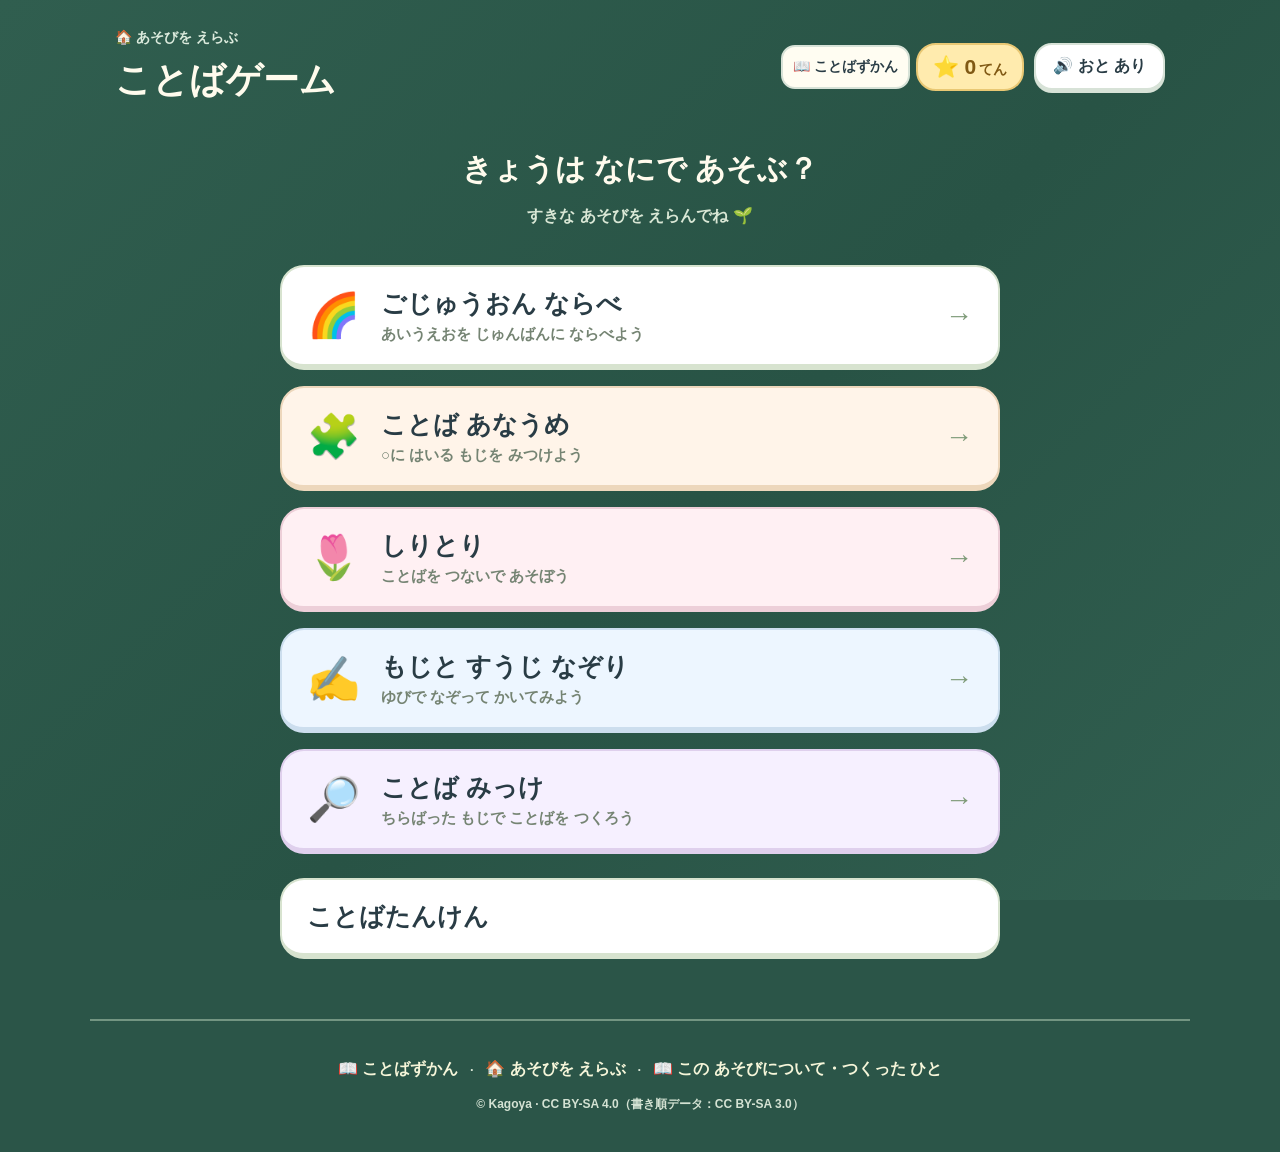
<file: index.html>
<!doctype html>
<html lang="ja"><meta charset="utf-8"><meta name="viewport" content="width=device-width, initial-scale=1"><title>ことばゲーム</title><link rel="icon" type="image/svg+xml" href="./favicon.svg"><link rel="stylesheet" href="./celebration.css">
<style>
:root{font-family:'Hiragino Maru Gothic ProN','Yu Gothic',sans-serif;color:#293c45;background:#fff9ed;font-weight:700}*{box-sizing:border-box}body{margin:0}button{font:inherit;cursor:pointer;touch-action:manipulation;color:inherit}button:focus-visible{outline:4px solid #ea751a;outline-offset:4px}header{max-width:1100px;margin:auto;padding:24px 25px 12px;display:flex;justify-content:space-between;align-items:center;gap:12px}.brand{font-size:14px;color:#658479}h1{font-size:clamp(23px,4vw,36px);margin:4px 0}button.soft{border:2px solid #d7e2d7;border-radius:18px;background:#fff;padding:11px 17px;box-shadow:0 3px #d7e2d7}main{max-width:1100px;margin:auto;padding:12px 24px 40px}.top{display:flex;align-items:center;justify-content:space-between;gap:12px;margin-bottom:18px}.level-picker{display:flex;align-items:center;gap:10px;flex-wrap:wrap}.level-picker select{font:inherit;background:#fff;border:2px solid #b7d3bd;border-radius:14px;padding:9px;color:#326247;min-height:44px}.badge{background:#e2efe0;border-radius:30px;padding:10px 18px;color:#326247}.help{font-size:15px;color:#697b7c}.play{background:#fff;border:2px solid #e4e8d9;border-radius:28px;padding:22px;box-shadow:0 6px #eee9d9}.goal{display:flex;justify-content:space-between;align-items:center;gap:10px}.goal h2{margin:0;font-size:22px}.dots{display:flex;gap:6px}.dot{height:12px;width:12px;border-radius:50%;background:#e5e9df}.dot.on{background:#389f82}.chain-wrap{position:relative;border-radius:20px;background:#f5f8ef;margin:14px 0}.remaining{position:absolute;inset:0;display:flex;align-items:center;justify-content:center;gap:12px;pointer-events:none;color:#dae5cd}.remaining .number{font-size:116px;line-height:1;font-weight:900}.remaining .caption{font-size:22px}.chain{position:relative;z-index:1;display:flex;gap:12px;min-height:150px;overflow-x:auto;align-items:center;padding:20px 4px}.empty{width:100%;align-self:flex-end;text-align:center;color:#8b9a92;font-size:19px}.mini{box-shadow:0 4px 12px #293c4510;flex:0 0 105px;text-align:center;border:2px solid #8dcbb0;background:#eefaf1;border-radius:18px;padding:12px 4px;animation:pop .28s}.mini span{font-size:42px;display:block}.mini b{font-size:19px}.arrow{color:#8cb49d;font-size:22px}.status{background:#fff0cc;border-radius:16px;padding:14px;text-align:center;min-height:53px;font-size:20px}.status strong{color:#b65c23;font-size:27px}.tools{display:flex;justify-content:center;gap:12px;margin-top:16px;flex-wrap:wrap}.section-title{display:flex;justify-content:space-between;align-items:center;margin:26px 0 15px}.section-title h2{font-size:20px;margin:0}.cards{display:grid;grid-template-columns:repeat(5,1fr);gap:16px}.card{position:relative;border:2px solid #e3dfcc;border-bottom:6px solid #e3dfcc;border-radius:23px;background:#fffdf7;min-height:155px;padding:13px 6px;transition:transform .18s,background .18s}.card:nth-child(3n+2){background:#eef5fc;border-color:#d0dfec}.card:nth-child(3n){background:#fff0e8;border-color:#efd7c9}.card:hover{transform:translateY(-4px)}.card:active{transform:translateY(3px)}.card .picture{display:block;font-size:58px;line-height:1.25;margin-bottom:8px}.word{font-size:24px;letter-spacing:2px}.word em{font-style:normal;color:#b85e2d}.card.used{opacity:.32;transform:scale(.94);border-style:dashed}.card.hint{animation:glow .75s infinite alternate;outline:4px solid #f0b83e}.speaker{position:absolute;right:10px;top:8px;font-size:15px;opacity:.5}footer{text-align:center;color:#75827b;font-size:13px;margin-top:23px;line-height:1.9}dialog{border:0;border-radius:30px;max-width:440px;width:90%;padding:32px;text-align:center;box-shadow:0 20px 80px #183c4540;background:#fffcf3;color:#293c45}dialog::backdrop{background:#243e486b}dialog .big{font-size:76px}dialog h2{font-size:30px}dialog button.primary{background:#369a7a;color:white;border:0;border-bottom:5px solid #24715a;border-radius:20px;padding:16px 32px;font-size:22px}
.shake{animation:shake .3s}.spark{position:fixed;pointer-events:none;z-index:6;font-size:28px;animation:spark .7s forwards}@keyframes pop{from{transform:scale(.5)}to{transform:scale(1)}}@keyframes glow{to{transform:translateY(-5px);box-shadow:0 0 0 7px #ffe09a}}@keyframes shake{25%{transform:translateX(-6px)}75%{transform:translateX(6px)}}@keyframes spark{to{transform:translateY(-85px) scale(1.6);opacity:0}}@media(max-width:640px){header{padding:18px 16px 8px}main{padding:10px 14px 25px}.cards{grid-template-columns:repeat(2,1fr);gap:12px}.card{min-height:140px}.card:last-child:nth-child(odd){grid-column:auto}.help{font-size:13px}.top{align-items:flex-start}.play{padding:16px}.goal h2{font-size:19px}.dots{gap:4px}.dot{width:9px;height:9px}.word{font-size:25px}.section-title{gap:10px}.soft{font-size:14px}h1{font-size:25px}}@media(prefers-reduced-motion:reduce){*,*::before,*::after{animation:none!important;transition:none!important;scroll-behavior:auto!important}}

[hidden]{display:none!important}.game-nav{display:flex;justify-content:center;gap:10px;padding:8px 14px 18px}.game-nav a{font:inherit;text-decoration:none;color:#526858;background:#fff;border:2px solid #d7e2d7;border-radius:18px;padding:12px 18px}.game-nav a[aria-current="page"]{background:#327e66;color:white;border-color:#327e66}.fill-top{display:flex;justify-content:space-between;gap:15px;align-items:center;flex-wrap:wrap;margin-bottom:18px}.picture-stage{margin:auto;text-align:center;max-width:580px;background:#f2f8ef;border-radius:24px;padding:20px}.big-picture{font-size:clamp(100px,24vw,155px);line-height:1.3;display:block}.fill-slots{display:flex;justify-content:center;gap:10px;flex-wrap:wrap;margin:22px 0}.letter-slot{width:72px;height:88px;border:2px solid #d8dfcd;border-bottom:6px solid #d8dfcd;border-radius:17px;display:inline-flex;align-items:center;justify-content:center;font-size:42px;background:#fff}.letter-slot.hole{border:3px dashed #a4bbaa;background:#fffcf3;cursor:pointer}.letter-slot.active{outline:4px solid #edb847;outline-offset:3px;background:#fff2c9}.letter-slot.filled{background:#ddf2e4;border-style:solid;border-color:#71b391;animation:pop .3s}.fill-choices{display:grid;grid-template-columns:repeat(5,1fr);gap:14px;max-width:700px;margin:20px auto}.kana-card{font-size:38px;min-height:82px;background:#fff;border:2px solid #ccdce8;border-bottom:6px solid #ccdce8;border-radius:19px}.kana-card:nth-child(3n){background:#fff0df;border-color:#ecd4b6}.kana-card:disabled{opacity:.25;cursor:default}.fill-title{text-align:center;font-size:20px;margin-top:26px}.flying-letter{position:fixed;pointer-events:none;z-index:15;display:flex;align-items:center;justify-content:center;width:64px;height:76px;font-size:40px;color:#326247;background:#fff0be;border:3px solid #eab946;border-radius:15px;transition:transform .35s ease,opacity .35s}.fill-success .picture-stage{animation:pop .5s}.fill-count{background:#e4efdf;padding:10px 18px;border-radius:30px}.fill-celebrate{font-size:27px;color:#287557}.game-nav a:focus-visible,.letter-slot:focus-visible{outline:4px solid #edb847;outline-offset:4px}@media(max-width:640px){.game-nav a{font-size:15px;padding:11px}.letter-slot{width:54px;height:70px;font-size:33px}.fill-slots{gap:7px}.fill-choices{gap:10px}.kana-card{font-size:33px;min-height:72px}.picture-stage{padding:12px}}

.game-nav{flex-wrap:wrap}.trace-layout{display:flex;align-items:center;justify-content:center;gap:28px;flex-wrap:wrap}.trace-board{width:min(100%,460px);aspect-ratio:1;background:#fffefa;border:4px solid #c3d6bd;border-radius:24px;overflow:hidden;box-shadow:0 6px #e0e8d7;touch-action:none;user-select:none;-webkit-user-select:none}.trace-board svg{display:block;width:100%;height:100%;touch-action:none}.trace-side{max-width:270px;text-align:center}.trace-side h2{font-size:25px}.trace-board .guide{fill:none;stroke:#d9dfd1;stroke-width:5;stroke-linecap:round;stroke-linejoin:round}.trace-board .active-stroke{stroke:#ecd28c}.trace-board .done-stroke{stroke:#359b7c}.trace-drawing{fill:none;stroke:#4b9fc4;stroke-width:4;stroke-linecap:round;stroke-linejoin:round}.trace-start{fill:#efb539;stroke:white;stroke-width:.7}.trace-badge{fill:#765015;font-size:5px;text-anchor:middle;dominant-baseline:central;font-weight:800}.trace-demo{fill:#ec8455;stroke:white;stroke-width:1}.trace-caption{font-size:14px;color:#7c897b;text-align:center;line-height:1.8}.trace-win{animation:pop .4s}.trace-license{margin:20px auto 0;max-width:700px;text-align:center;font-size:12px;color:#798575}.trace-license a{color:inherit}.trace-next{font:inherit;background:#359b7c;border:0;border-bottom:4px solid #246e59;color:white;border-radius:17px;padding:13px 24px}.game-nav a{font-size:17px}@media(max-width:640px){.game-nav{gap:6px}.game-nav a{font-size:13px;padding:10px}.trace-layout{gap:12px}.trace-side{max-width:100%;width:100%}.trace-side h2{margin:4px}.trace-board{max-width:400px}.trace-side .tools{margin-bottom:12px}}
.trace-example{display:block;margin:16px auto 10px;padding:12px 20px;background:#f5f8ee;border:2px solid #e1e8d7;border-radius:20px;min-width:145px;max-width:250px}.trace-example .example-emoji{display:block;font-size:52px;line-height:1.25}.trace-example .example-word{display:block;font-size:23px;margin:7px 0;letter-spacing:2px}.trace-example mark{background:#ffe6a7;color:#a45e1f;border-radius:5px;padding:1px 2px}.trace-example .example-note{font-size:12px;color:#7a887a}.trace-example:hover{background:#eff7e7}
.trace-word-progress{display:flex;justify-content:center;gap:12px;margin:0 0 12px}.trace-word-cell{display:inline-flex;align-items:center;justify-content:center;width:62px;height:68px;border:2px solid #d9dfd1;border-radius:15px;background:#f5f7f0;font-size:35px}.trace-word-cell.current{border:3px solid #e9b33b;background:#fff0c4;box-shadow:0 0 0 3px #fff5db}.trace-word-cell.complete{border-color:#70b89b;background:#dff1e6;color:#27795a}.trace-word-note{text-align:center;color:#657864;margin:8px 0 20px;font-size:16px}
.number-pictures{display:grid;grid-template-columns:repeat(3,1fr);gap:9px;justify-items:center;font-size:35px;line-height:1.2;padding:5px}.number-zero{display:flex;border:2px dashed #d4dfcc;border-radius:15px;height:110px;align-items:center;justify-content:center;color:#a6b29b;font-size:45px}.trace-example:has(.number-pictures){min-width:205px}
.header-controls{display:flex;gap:10px;align-items:center;flex-wrap:wrap;justify-content:flex-end}.total-score{display:inline-block;background:#ffebae;border:2px solid #e9c874;border-radius:20px;padding:10px 15px;white-space:nowrap;color:#805914;font-size:21px}.score-save-note{text-align:center;color:#94622d;font-size:14px;margin:5px 14px}.score-bump{animation:pop .3s}.header-controls button{white-space:nowrap}@media(max-width:640px){.total-score{font-size:17px;padding:8px 12px}.header-controls{gap:7px}}

.total-score{--score-base:21px}.fill-count{--score-base:16px;white-space:nowrap;display:inline-block}.score-unit{font-size:.68em;margin-left:3px}.score-number{display:inline-block;transition:color .35s,text-shadow .35s}.score-century .score-number{color:#aa6907;text-shadow:0 0 5px #fff,0 0 13px #ffd146,0 0 23px #ffd146;animation:score-shine 2s ease-in-out infinite alternate}.score-decade-burst .score-number{animation:score-celebrate .65s ease-in-out}.score-century-burst .score-number{animation:score-celebrate .8s ease-in-out,score-shine .7s ease-in-out 2 alternate;color:#aa6907;text-shadow:0 0 6px #fff,0 0 18px #ffd146}.score-century-burst{box-shadow:0 0 18px #ffc94388}@keyframes score-celebrate{0%,100%{transform:scale(1)}45%{transform:scale(1.15)}}@keyframes score-shine{from{filter:brightness(1);text-shadow:0 0 5px #fff,0 0 10px #ffd146}to{filter:brightness(1.2);text-shadow:0 0 8px #fff,0 0 18px #ffca2f,0 0 25px #ffd146}}@media(max-width:640px){.total-score{--score-base:17px}}@media(prefers-reduced-motion:reduce){.score-number{animation:none!important;transition:none!important}}

.row-board{max-width:470px;margin:20px auto;display:grid;grid-template-columns:minmax(0,1fr) 35px minmax(0,1fr);gap:12px;align-items:start}.row-column{display:grid;gap:12px}.row-column-title{text-align:center;font-size:16px;margin:0 0 4px}.row-card,.row-slot{height:99px;width:100%;border-radius:17px;display:flex;align-items:center;justify-content:center;position:relative;touch-action:none;user-select:none;-webkit-user-select:none}.row-card{border:2px solid #c4d9e6;border-bottom:5px solid #c4d9e6;background:#eef7fe;cursor:grab}.row-card.used{opacity:.19;cursor:default}.row-card:nth-child(3n){background:#fff1e5;border-color:#ead2b8}.row-letter{font-size:42px}.row-picture{font-size:27px;margin-left:12px}.row-slot{border:2px solid #d5ddcf;border-bottom:5px solid #d5ddcf;background:white;cursor:pointer}.row-slot.active{outline:3px solid #edc464;outline-offset:2px}.row-slot.occupied{background:#f3faee}.row-slot.complete{background:#e0f3e5;border-color:#72b894;animation:pop .4s}.row-placeholder{color:#c5cec0;font-size:26px}.row-arrows{padding-top:50px;color:#99b39c;font-size:28px;text-align:center}.row-drag-ghost{position:fixed;z-index:50;pointer-events:none;opacity:.92;width:130px;height:90px;background:#fff1b8;border:3px solid #e7b33f;border-radius:18px;display:flex;align-items:center;justify-content:center;box-shadow:0 9px 25px #243d4630;transform:translate(-50%,-50%)}.row-board .drag-over{outline:4px solid #e8b544;background:#fff6d7}.row-note{font-size:14px;text-align:center;color:#788877;line-height:1.8}.row-complete-title{color:#2a7b5c}@media(max-width:480px){.row-board{gap:8px;grid-template-columns:minmax(0,1fr) 22px minmax(0,1fr)}.row-card,.row-slot{height:85px}.row-letter{font-size:36px}.row-picture{font-size:23px;margin-left:7px}.row-arrows{font-size:23px}.row-column-title{font-size:14px}}

.find-workspace{display:grid;grid-template-columns:minmax(0,1fr) 180px;gap:18px;align-items:center}.find-build{display:flex;align-items:center;justify-content:center;gap:8px;flex-wrap:wrap;min-height:105px;padding:15px;border:2px dashed #b6ccb0;border-radius:22px;background:#f5f9ef}.find-selected{width:57px;height:68px;border:2px solid #e7be65;border-bottom:5px solid #e7be65;background:#fff1cb;border-radius:14px;font-size:34px;animation:pop .2s}.find-empty{color:#7f917c;font-size:18px;text-align:center}.find-result{text-align:center;min-height:130px;border-radius:23px;background:#fff0e5;padding:15px}.find-result-emoji{display:block;font-size:64px;line-height:1.2}.find-result-word{display:block;font-size:23px;margin-top:6px}.find-scatter{display:grid;grid-template-columns:repeat(7,minmax(0,1fr));gap:15px 13px;padding:22px 10px 12px;max-width:850px;margin:auto}.find-tile{font-size:32px;min-height:76px;border:2px solid #cadce6;border-bottom:5px solid #cadce6;border-radius:17px;background:#edf6ff;transform:rotate(var(--tilt));transition:transform .17s,opacity .17s}.find-tile:nth-child(3n){background:#ffeedf;border-color:#ead0b6}.find-tile:nth-child(3n+2){background:#eff7e7;border-color:#cbddba}.find-tile:hover{transform:rotate(0deg) translateY(-4px)}.find-tile.selected{opacity:.22;transform:scale(.88)}.find-tile.consumed{visibility:hidden}.find-album{display:flex;gap:12px;flex-wrap:wrap;justify-content:center;min-height:30px}.find-found{border:2px solid #d2e4c7;border-radius:16px;padding:10px 14px;background:#f4faee;font-size:17px}.find-found span{font-size:27px;display:block}.find-count{text-align:center;color:#6c8569;margin:22px 0 14px}.find-check{background:#389b7d;border:0;border-bottom:5px solid #276e58;color:white;border-radius:18px;padding:13px 27px;font-size:22px}.find-check:disabled{opacity:.4;cursor:default}.find-selected:focus-visible,.find-tile:focus-visible{outline:4px solid #e8b84b;outline-offset:4px}@media(max-width:640px){.find-workspace{grid-template-columns:minmax(0,1fr) 104px;gap:10px}.find-result{min-height:112px;padding:10px}.find-result-emoji{font-size:45px}.find-result-word{font-size:17px}.find-scatter{grid-template-columns:repeat(5,minmax(0,1fr));gap:13px 9px;padding:20px 3px 10px}.find-tile{font-size:29px;min-height:65px;border-radius:14px}.find-selected{width:42px;height:56px;font-size:29px}.find-build{gap:6px;padding:10px}.find-empty{font-size:15px}}
.find-found.mystery{min-width:95px;display:flex;flex-direction:column;align-items:center;justify-content:center;background:#f1f1e9;border-style:dashed}.find-found .find-silhouette{font-size:38px;filter:brightness(0);opacity:.7;user-select:none}.find-found .find-question{font-size:19px;color:#8c9782;margin-top:5px}.find-found.revealed{animation:pop .4s}.find-found{min-width:95px}

.site-footer{max-width:1100px;margin:20px auto 0;padding:25px 20px 35px;border-top:2px solid #e1e7d7;text-align:center}.site-footer a{color:#3b7459;font-size:16px;text-decoration:none;display:inline-block;padding:8px}.site-footer span{font-size:12px}.about-content{max-width:900px;margin:auto;line-height:1.9;font-size:16px;font-weight:500}.about-content ruby rt{font-size:.58em;font-weight:500}.about-content h2{text-align:center;font-size:27px}.about-content h3{margin-top:32px;border-bottom:2px solid #dfe9d5;padding-bottom:9px}.about-content a{color:#2a765b}.about-content h4{font-size:19px;margin:0 0 8px}.about-score{text-align:center;background:#f6f8ec;border-radius:20px;padding:20px;margin:20px 0}.about-score p{margin:9px}.about-score .total-score{--score-base:26px}.about-link{display:inline-block;background:#e8f3e1;border:1px solid #cbdcbf;border-radius:14px;padding:11px 18px;text-decoration:none;font-weight:bold}.about-note{font-size:14px;color:#73846c}.about-games{display:grid;grid-template-columns:1fr 1fr;gap:15px}.about-games article{background:#fafbf5;border:1px solid #dce5d4;border-radius:18px;padding:18px}.about-games p{margin:5px 0}.about-points{color:#2e785b;font-size:14px;font-weight:bold}.about-author{font-size:21px}.catalog-page{max-width:1450px}.catalog-page iframe{display:block;width:100%;height:85vh;min-height:600px;border:1px solid #d9e3d0;border-radius:18px;background:#f6f8f3}@media(max-width:640px){.about-games{grid-template-columns:1fr}.about-content{font-size:15px}.catalog-page{padding:10px 5px}.catalog-page iframe{height:83vh;min-height:500px}.about-score .total-score{--score-base:22px}}

.brand-home{display:inline-block;text-decoration:none;padding:5px 0}.brand-home:hover{text-decoration:underline}.home-intro{text-align:center;padding:12px 0 22px}.home-intro h2{font-size:clamp(23px,4vw,30px);margin:4px}.home-intro p{color:#6c846e}.home-menu{max-width:720px;margin:0 auto;display:flex;flex-direction:column;gap:16px}.home-choice{display:flex;align-items:center;gap:20px;background:#fff;border:2px solid #d7e3cf;border-bottom:6px solid #d7e3cf;border-radius:24px;padding:20px 25px;text-decoration:none;color:#2e4e3d;transition:transform .18s,box-shadow .18s}.home-choice:nth-child(2){background:#fff4e9;border-color:#edd7bc}.home-choice:nth-child(3){background:#fff0f3;border-color:#edcfd8}.home-choice:nth-child(4){background:#edf6ff;border-color:#ccdeee}.home-choice:nth-child(5){background:#f6f0ff;border-color:#dfd0ed}.home-choice:hover{transform:translateY(-3px);box-shadow:0 8px 20px #304d3c12}.home-choice:focus-visible{outline:4px solid #e8b54a;outline-offset:4px}.home-icon{font-size:43px}.home-copy{flex:1}.home-copy strong{display:block;font-size:25px}.home-copy small{display:block;margin-top:5px;font-size:15px;color:#758473}.home-arrow{font-size:28px;color:#7f9b79}@media(max-width:640px){.home-choice{padding:17px 16px;gap:13px;border-radius:20px}.home-icon{font-size:33px}.home-copy strong{font-size:21px}.home-copy small{font-size:13px}.home-menu{gap:13px}}

:root{background:#2b5548;color:#293c45;color-scheme:light}body{min-height:100vh;background:linear-gradient(135deg,#305e4f 0%,#285345 55%,#315f50 100%);background-attachment:fixed}header{color:#fffbed}.brand-home{color:#dcebdd}.current-game-title{margin:5px 0 0;font-size:17px;color:#dcebd9;line-height:1.5}.home-intro{color:#fffbed}.home-intro p{color:#d9e7d5}.site-footer{border-top-color:#739582;color:#d8e6d6}.site-footer a{color:#f5f5d9}.site-footer span{color:#d4e2d3}main>footer{color:#dbe8d8}.help{color:#e1ecdd}.section-title h2,.fill-title,.find-count{color:#f5f5de}.top .level-picker label,.fill-top .level-picker label{color:#eef3e5}.score-save-note{color:#ffe6b6}.trace-license{color:#e0eadd}.trace-license a{color:#f5f5d9}.home-choice,.card,.kana-card,.find-tile,.fill-count,.badge{color:#293c45}.play{box-shadow:0 6px #1e423780}

.row-board{max-width:650px;grid-template-columns:minmax(0,1fr) 30px minmax(0,1.55fr)}.row-picture{font-size:44px;margin-left:10px;line-height:1.1;flex-shrink:0}.row-letter{flex-shrink:0}.row-letter.row-syllable{font-size:32px}.row-slot{justify-content:center;padding:8px;gap:8px}.row-slot .row-letter{font-size:36px}.row-slot .row-letter.row-syllable{font-size:28px}.row-slot .row-picture{margin-left:0;font-size:44px}.row-example-word{font-size:15px;line-height:1.5;color:#37694e;max-width:6em;min-width:0;overflow-wrap:anywhere;text-align:left;animation:pop .25s}.row-slot:has(.row-example-word){background:#eff8ea}.row-drag-ghost .row-picture{font-size:40px}@media(max-width:480px){.row-board{grid-template-columns:minmax(0,1fr) 16px minmax(0,1.6fr);gap:7px}.row-picture{font-size:36px;margin-left:6px}.row-letter.row-syllable{font-size:24px}.row-slot{padding:6px;gap:5px}.row-slot .row-letter{font-size:29px}.row-slot .row-letter.row-syllable{font-size:22px}.row-slot .row-picture{font-size:36px}.row-example-word{font-size:12px;max-width:5.5em;line-height:1.4}}

body{position:relative}#homeStars{position:fixed;inset:0;width:100%;height:100%;z-index:0;pointer-events:none;display:block}body>header,body>main,body>nav,body>.site-footer{position:relative;z-index:1}
header button.soft{color:#293c45}
/* Use the same play area on phones and portrait tablets. */
@media (orientation:portrait) {
  body>header, body>main, body>nav, body>.site-footer {max-width:590px}
  body>header {padding:8px 12px 5px;gap:8px;align-items:center}
  body>header h1 {font-size:clamp(22px,5.5vw,30px);margin:0}
  .brand-home {font-size:13px;padding:3px 0}
  .current-game-title {font-size:13px;margin:0}
  .header-controls {gap:5px;flex-wrap:nowrap}
  .total-score {--score-base:15px;padding:4px 7px}
  .header-controls .soft {padding:4px 7px;min-height:36px;font-size:12px}
  body>main {padding:0 10px 12px}
  .game-nav {display:grid;grid-auto-flow:column;grid-auto-columns:minmax(0,1fr);gap:4px;padding:4px 10px 8px;margin-inline:auto}
  .game-nav a {display:grid;place-items:center;text-align:center;padding:4px 2px;min-height:44px;font-size:11px;line-height:1.25;border-radius:11px;overflow-wrap:anywhere}
  .home-intro {padding:8px 0 10px}
  .home-intro h2 {font-size:22px;margin:0}
  .home-intro p {font-size:14px;margin:4px 0}
  .home-menu {gap:8px}
  .home-choice {min-height:61px;padding:7px 12px;gap:10px;border-radius:15px;border-bottom-width:4px}
  .home-icon {font-size:29px;line-height:1.15}
  .home-copy strong {font-size:17px}
  .home-copy small {font-size:12px;margin:2px 0 0}
  #homePage .home-menu + .home-menu {margin-top:12px!important}
  .site-footer {margin-top:6px;padding:6px 10px 12px}
  .play {padding:9px;border-radius:16px}
  .top,.fill-top {gap:5px;margin:0 0 6px}
  .level-picker {gap:4px 6px;font-size:13px}
  .level-picker select {padding:4px;min-height:36px;max-width:100%;border-radius:9px}
  .badge,.fill-count {padding:4px 7px;font-size:13px}
  .tools {gap:5px;margin:6px 0 0}
  .tools button,.section-title button,#findNew,#traceNext {min-height:44px;padding:4px 7px;font-size:13px;border-radius:10px}
  .status {font-size:14px;min-height:0;margin:5px 0;padding:5px 7px;line-height:1.4}
  .section-title {margin:9px 0 5px;gap:5px}
  .section-title h2,.fill-title,.goal h2,#rowHeading {font-size:17px;margin:0}
  body>main>footer,.trace-caption,.row-note {font-size:12px;line-height:1.45;margin:8px 0}

  #shiriPage .help {display:none}
  .chain {flex-wrap:wrap;justify-content:center;gap:4px;min-height:70px;overflow:visible;padding:4px}
  .chain .mini {flex:0 0 calc((100% - 16px)/5);min-width:0;padding:2px;border-radius:9px}
  .chain .mini span {font-size:24px;line-height:1}
  .chain .mini b {font-size:12px;overflow-wrap:anywhere}
  .chain .arrow {display:none}
  .chain .empty {font-size:14px;padding:8px}
  .remaining .number {font-size:62px}
  #cards {grid-template-columns:repeat(5,minmax(0,1fr));gap:5px}
  #cards .card {min-width:0;min-height:72px;padding:5px 1px 3px;border-radius:11px;border-bottom-width:4px}
  #cards .picture {font-size:clamp(27px,7vw,43px);margin-bottom:2px}
  #cards .word {font-size:clamp(12px,3.1vw,16px);letter-spacing:0;overflow-wrap:anywhere}
  #cards .speaker {font-size:11px;right:3px;top:1px}

  .picture-stage {padding:4px}
  .big-picture {font-size:clamp(76px,21vw,116px);line-height:1.1}
  .fill-slots {gap:4px;margin:7px 0}
  .letter-slot {width:min(13vw,62px);height:54px;font-size:29px;border-radius:11px}
  .fill-title {margin-top:8px}
  .fill-choices {gap:5px;margin:6px auto}
  .kana-card {min-height:50px;font-size:27px;border-radius:11px}

  #tracePage .fill-top .fill-count {display:none}
  .trace-layout {display:grid;grid-template-columns:minmax(0,2.15fr) minmax(0,1fr);gap:7px;align-items:center}
  .trace-board {width:100%;border-radius:13px}
  .trace-side {min-width:0;width:auto;max-width:none}
  .trace-side h2 {font-size:17px;margin:0}
  .trace-side p {font-size:13px;margin:4px 0}
  .trace-side .tools {display:grid;grid-template-columns:1fr;gap:3px}
  .trace-side .tools button {min-height:36px;padding:3px;font-size:12px}
  .trace-example,.trace-example:has(.number-pictures) {width:100%;min-width:0;max-width:none;margin:5px 0;padding:4px;border-radius:11px}
  .trace-example .example-emoji {font-size:33px}
  .trace-example .example-word {font-size:15px;letter-spacing:0;margin:2px 0}
  .trace-example .example-note {font-size:10px;line-height:1.2}
  .trace-word-progress {gap:4px;margin:0 0 4px}
  .trace-word-cell {width:41px;height:42px;font-size:24px;border-radius:9px}
  .trace-word-note {font-size:12px;margin:4px 0}
  .number-pictures {gap:0;font-size:clamp(15px,4vw,25px);padding:0}
  .number-zero {height:40px;font-size:25px}

  .row-board {grid-template-columns:minmax(0,1fr) 14px minmax(0,1.45fr);gap:4px;margin:5px auto}
  .row-column {gap:4px}
  .row-column-title {font-size:13px;margin:0 0 2px}
  .row-card,.row-slot {height:55px;padding:3px;gap:3px;border-radius:10px}
  .row-card .row-letter,.row-slot .row-letter {font-size:27px}
  .row-card .row-letter.row-syllable,.row-slot .row-letter.row-syllable {font-size:21px}
  .row-card .row-picture,.row-slot .row-picture {font-size:28px;margin-left:2px}
  .row-slot .row-word {font-size:12px;overflow-wrap:anywhere}
  .row-arrows {padding-top:26px;font-size:14px}
  #rowHeading {margin-bottom:4px!important}

  #findPage .play {display:grid;gap:4px}
  #findPage .tools {margin:0}
  #findPage .status {margin:0}
  .find-workspace {grid-template-columns:minmax(0,1fr) minmax(58px,24%);gap:4px}
  .find-build {min-height:47px;padding:3px;gap:3px;border-radius:10px}
  .find-selected {width:34px;height:42px;font-size:23px;border-radius:8px}
  .find-result {min-height:47px;padding:3px;border-radius:10px}
  .find-result-emoji {font-size:27px}
  .find-result-word {font-size:13px;margin-top:1px;overflow-wrap:anywhere}
  .find-scatter {grid-template-columns:repeat(7,minmax(0,1fr));gap:4px;padding:8px 2px 3px}
  .find-tile {min-width:0;min-height:44px;padding:1px;font-size:23px;border-radius:9px;border-bottom-width:3px}
  .find-count {font-size:14px;margin:5px 0 3px}
  .find-album {gap:3px}
  .find-found,.find-found.mystery {min-width:43px;min-height:42px;padding:2px 4px;border-radius:8px;font-size:11px}
  .find-found .find-silhouette,.find-found .find-question,.find-found .find-found-emoji {font-size:20px;margin:0}
}
@media(max-width:600px){body.show-score-stars{padding-top:26px}}
.word-art{display:inline-block;width:1em;height:1em;vertical-align:-.12em}
.about-score-actions{display:flex;justify-content:center;align-items:center;gap:12px;flex-wrap:wrap}.about-score-actions button{min-height:44px}.about-score-actions button:disabled{opacity:.55;cursor:default}
.row-example-word mark{color:#b32948;background:transparent;font-weight:800}
.home-menu-settings{border:1px solid #ceddcd;border-radius:12px;padding:8px 12px}
#homeMenuSettings{display:grid;grid-template-columns:repeat(auto-fit,minmax(min(100%,13em),1fr));gap:4px 12px}
#homeMenuSettings label{display:flex;align-items:center;gap:8px;min-height:44px;cursor:pointer}
#homeMenuSettings input{width:20px;height:20px;accent-color:#327e66}
#homeMenuEmpty,#homeMenuEmpty a{color:#fffbed;text-align:center}
.game-nav.no-visible-games{display:none}

.score-wordbook{display:flex;align-items:center;gap:6px;white-space:nowrap}
.wordbook-button{display:inline-flex;align-items:center;justify-content:center;min-height:44px;padding:6px 10px;border:2px solid #d7e2d7;border-radius:14px;background:#fffdf2;color:#293c45;text-decoration:none;font-size:14px;touch-action:manipulation}
.wordbook-button:focus-visible{outline:4px solid #ea751a;outline-offset:3px}
@media(max-width:640px){body>header{flex-wrap:wrap}.header-controls{flex-wrap:wrap}.wordbook-button{font-size:12px;padding:4px 7px}}
@media(max-width:480px){body>header>.header-controls{width:100%;justify-content:flex-end}}
</style>
<canvas id="homeStars" hidden aria-hidden="true"></canvas><header><div><a class="brand brand-home" id="brandHome" href="#home">🏠 あそびを えらぶ</a><h1>ことばゲーム</h1><p class="current-game-title" id="currentGameTitle" hidden></p></div><div class="header-controls"><span class="score-wordbook"><a class="wordbook-button" href="./wordbook.html">📖 ことばずかん</a><span class="total-score" id="totalScore" role="status" aria-live="polite">⭐ 0てん</span></span><button class="soft" id="sound" aria-pressed="true">🔊 おと あり</button></div></header><p class="score-save-note" id="scoreSaveNote" hidden role="status">この ぶらうざでは てんすうを ほぞんできないよ</p>
<nav class="game-nav" id="gameNav" aria-label="あそびを えらぶ"><a href="#junban" id="navRow">🌈 ごじゅうおん ならべ</a><a href="#anaume" id="navFill">🧩 ことば あなうめ</a><a href="#shiritori" id="navShiri">🌷 しりとり</a><a href="#nazori" id="navTrace">✍️ もじと すうじ なぞり</a><a href="#mitsuke" id="navFind">🔎 ことば みっけ</a></nav><main id="homePage" hidden><section class="home-intro"><h2>きょうは なにで あそぶ？</h2><p>すきな あそびを えらんでね 🌱</p></section><div class="home-menu"><a class="home-choice" href="#junban"><span class="home-icon" aria-hidden="true">🌈</span><span class="home-copy"><strong>ごじゅうおん ならべ</strong><small>あいうえおを じゅんばんに ならべよう</small></span><span class="home-arrow" aria-hidden="true">→</span></a><a class="home-choice" href="#anaume"><span class="home-icon" aria-hidden="true">🧩</span><span class="home-copy"><strong>ことば あなうめ</strong><small>○に はいる もじを みつけよう</small></span><span class="home-arrow" aria-hidden="true">→</span></a><a class="home-choice" href="#shiritori"><span class="home-icon" aria-hidden="true">🌷</span><span class="home-copy"><strong>しりとり</strong><small>ことばを つないで あそぼう</small></span><span class="home-arrow" aria-hidden="true">→</span></a><a class="home-choice" href="#nazori"><span class="home-icon" aria-hidden="true">✍️</span><span class="home-copy"><strong>もじと すうじ なぞり</strong><small>ゆびで なぞって かいてみよう</small></span><span class="home-arrow" aria-hidden="true">→</span></a><a class="home-choice" href="#mitsuke"><span class="home-icon" aria-hidden="true">🔎</span><span class="home-copy"><strong>ことば みっけ</strong><small>ちらばった もじで ことばを つくろう</small></span><span class="home-arrow" aria-hidden="true">→</span></a></div><section class="home-menu" style="margin-top:24px"><a class="home-choice" href="#tanken-list"><span class="home-copy"><strong>ことばたんけん</strong></span></a></section><p id="homeMenuEmpty" hidden>ひょうじする あそびが ありません。<a href="#about">この あそびについて</a>で えらべます。</p></main><main id="tankenList" hidden><section class="home-intro"><h2>ことばたんけん</h2><p>すきな ばめんを えらんでね</p></section><section class="home-menu" aria-label="ことばたんけん"><a class="home-choice" href="#tanken"><span class="home-icon" aria-hidden="true">🎒</span><span class="home-copy"><strong>がっこうの したく</strong><small>きいて、えらんで、うごかそう</small></span><span class="home-arrow" aria-hidden="true">→</span></a><a class="home-choice" href="#tanken-kitchen"><span class="home-icon" aria-hidden="true">🥄</span><span class="home-copy"><strong>ごはんの じかん</strong><small>ごはんや おやつの したくを しよう</small></span><span class="home-arrow" aria-hidden="true">→</span></a><a class="home-choice" href="#tanken-home"><span class="home-icon" aria-hidden="true">🧼</span><span class="home-copy"><strong>おうちの したく</strong><small>てを あらって、おもちゃを かたづけよう</small></span><span class="home-arrow" aria-hidden="true">→</span></a><a class="home-choice" href="#tanken-town"><span class="home-icon" aria-hidden="true">🚌</span><span class="home-copy"><strong>まちへ おでかけ</strong><small>のりものや しんごうを さがそう</small></span><span class="home-arrow" aria-hidden="true">→</span></a><a class="home-choice" href="./sound.html"><span class="home-icon" aria-hidden="true">🔊</span><span class="home-copy"><strong>おととことば</strong><small>え と ことばを そろえよう</small></span><span class="home-arrow" aria-hidden="true">→</span></a></section></main><main id="tankenPage" hidden><template id="tankenSource">&lt;!doctype html&gt;
&lt;html lang=&quot;ja&quot;&gt;
&lt;meta charset=&quot;utf-8&quot;&gt;
&lt;meta name=&quot;viewport&quot; content=&quot;width=device-width,initial-scale=1&quot;&gt;
&lt;title&gt;ことばたんけん｜がっこうの したく&lt;/title&gt;
&lt;style&gt;
:root{color-scheme:light;--ink:#17392e;--green:#235547;--lime:#deef93;--paper:#fffaf0}
*{box-sizing:border-box}body{margin:0;background:transparent;color:var(--ink);font:700 clamp(16px,2vw,20px)/1.55 system-ui,sans-serif}
main{max-width:850px;margin:auto;padding:16px}header{display:flex;justify-content:space-between;align-items:center;gap:8px;color:white;flex-wrap:wrap}header a{color:white}h1{color:#fff;margin:12px 0 2px;font-size:clamp(2rem,7vw,3.7rem);line-height:1.15}.sub{color:#e7efbb;margin:0 0 16px}
.panel{background:var(--paper);border-radius:24px;padding:clamp(16px,4vw,30px);border:3px solid #d7e1a5;box-shadow:0 7px #122a24}
h2{margin:10px 0;font-size:clamp(1.35rem,4.5vw,2.05rem)}p{margin:8px 0}
button{cursor:pointer;touch-action:manipulation;font:inherit;color:inherit;border:2px solid var(--green);border-radius:14px;background:white;min-height:48px;padding:8px 13px}
button:focus-visible,a:focus-visible{outline:4px solid #de7800;outline-offset:3px}button:disabled{cursor:default}
.primary{background:var(--lime);box-shadow:0 4px #547046}.top,.actions{display:flex;align-items:center;flex-wrap:wrap;gap:10px}.top{justify-content:space-between}.badge{background:#e4ecd7;padding:4px 12px;border-radius:30px}
progress{width:100%;accent-color:#407856;height:16px}.cards{display:grid;grid-template-columns:repeat(auto-fit,minmax(88px,1fr));gap:8px;margin:14px 0}.card{display:grid;place-items:center;min-height:108px;gap:2px;padding:6px;position:relative}.art{width:70px;height:70px;display:grid;place-items:center;font-size:48px}.art svg{width:100%;height:100%}.art{white-space:nowrap;font-size:clamp(22px,6vw,42px);width:100%;max-width:110px}.demo{font-size:.66em;display:block;width:100%;max-width:72px;text-align:right;animation:drive 3.8s linear infinite}.demo.slow{animation-name:driveSlow}
@keyframes drive{0%,12%{transform:translateX(0)}42%,100%{transform:translateX(-50%)}}
@keyframes driveSlow{0%,12%{transform:translateX(0)}85%,100%{transform:translateX(-50%)}}
@media(prefers-reduced-motion:reduce){.demo.fast::before{content:&#x27;≋&#x27;;color:#49685b}}
.card[aria-pressed=true]{background:#ebf5c1;border:3px solid #39764c}.card[aria-pressed=true]::after{content:&#x27;✓&#x27;;position:absolute;right:5px;top:1px}
.moving{position:fixed;z-index:10;pointer-events:none;margin:0!important}.ok{background:#dff2bf!important}.retry{outline:3px solid #df8b32}.scene{background:#e8f1dc;border:2px dashed #608572;border-radius:16px;text-align:center;padding:9px;margin:10px 0}.scene .art{margin:auto}.scene .items{display:flex;justify-content:center;gap:2px}.scene .items .art{width:45px;height:45px;font-size:32px;margin:0}
#feedback{min-height:2em;margin:10px 0}.celebrate{animation:pop .4s ease-out}@keyframes pop{50%{transform:scale(1.035)}}.soundnote{font-size:.82em}.sample{display:flex;justify-content:center;gap:16px;font-size:clamp(40px,9vw,75px)}footer{color:#e1eadd;font-size:.8em;margin:20px 0} [hidden]{display:none!important}
@media(prefers-reduced-motion:reduce){*{animation:none!important}}

.cards{grid-template-columns:repeat(auto-fit,minmax(min(100%,82px),1fr));gap:8px}
.card{min-width:0;min-height:clamp(116px,20vw,190px)}
.art{width:100%;max-width:176px;height:clamp(86px,19vw,160px);font-size:clamp(50px,12vw,108px)}
.scene .art{width:min(100%,176px)}
.scene .items .art{width:clamp(54px,12vw,85px);height:clamp(54px,12vw,85px);font-size:clamp(42px,9vw,66px)}
.card .art:has(.demo){width:88%}
.demo{font-size:.58em;max-width:100%}
.art.group{font-size:clamp(22px,6vw,60px)}
.moving{width:clamp(86px,19vw,160px)}
.sample{font-size:clamp(48px,12vw,104px)}

html{overflow:hidden}
  .portrait main{padding:6px}
  .portrait h1{font-size:clamp(24px,6vw,32px);margin:5px 0 1px}
  .portrait .sub{margin:0 0 7px}
  .portrait .panel{padding:10px;border-radius:16px}
  .portrait h2{font-size:clamp(19px,4.8vw,25px);margin:5px 0}
  .portrait .top,.portrait .actions{gap:5px}
  .portrait button{min-height:44px;padding:4px 8px}
  .portrait .cards{margin:7px 0;gap:5px}
  .portrait .card{min-height:clamp(92px,22vw,145px);padding:4px}
  .portrait .scene{margin:5px 0;padding:3px}
  .portrait .scene&gt;.art{height:clamp(52px,14vw,85px);font-size:clamp(40px,10vw,65px)}
  .portrait .scene .items .art{width:45px;height:45px;font-size:36px}
  .portrait #feedback{margin:4px 0;min-height:1.5em}
  .portrait footer{margin:10px 0 4px}
&lt;/style&gt;
&lt;main&gt;
&lt;header&gt;&lt;a href=&quot;#tanken-list&quot; target=&quot;_parent&quot; id=&quot;tankenBack&quot;&gt;‹ たんけんの いちらん&lt;/a&gt;&lt;span id=&quot;points&quot; aria-label=&quot;ごうけい てんすう&quot;&gt;&lt;/span&gt;&lt;/header&gt;
&lt;h1&gt;ことばたんけん&lt;/h1&gt;&lt;p class=&quot;sub&quot; id=&quot;stageTitle&quot;&gt;&lt;/p&gt;
&lt;section class=&quot;panel&quot; id=&quot;panel&quot;&gt;
&lt;div id=&quot;intro&quot;&gt;
&lt;div class=&quot;sample&quot; aria-hidden=&quot;true&quot; id=&quot;stageIcons&quot;&gt;&lt;/div&gt;
&lt;h2 id=&quot;stageIntro&quot;&gt;&lt;/h2&gt;
&lt;p&gt;きいて、えらんで、うごかして。さいごは べつの ばめんで ためそう。&lt;/p&gt;
&lt;button class=&quot;primary&quot; id=&quot;start&quot;&gt;はじめる&lt;/button&gt;
&lt;/div&gt;
&lt;div id=&quot;game&quot; hidden&gt;
&lt;div class=&quot;top&quot;&gt;&lt;span id=&quot;chapter&quot; class=&quot;badge&quot;&gt;&lt;/span&gt;&lt;span id=&quot;count&quot;&gt;&lt;/span&gt;&lt;/div&gt;
&lt;progress id=&quot;progress&quot; aria-label=&quot;すすみぐあい&quot;&gt;&lt;/progress&gt;
&lt;h2 id=&quot;prompt&quot; tabindex=&quot;-1&quot;&gt;&lt;/h2&gt;
&lt;div class=&quot;actions&quot;&gt;&lt;button id=&quot;listen&quot;&gt;🔊 もういちど きく&lt;/button&gt;&lt;button id=&quot;hint&quot;&gt;💡 ひんと&lt;/button&gt;&lt;/div&gt;
&lt;p id=&quot;voiceNote&quot; class=&quot;soundnote&quot; role=&quot;status&quot; hidden&gt;おとが でない ときは、もじを よんでね。&lt;/p&gt;
&lt;div id=&quot;scene&quot; class=&quot;scene&quot; hidden&gt;&lt;/div&gt;
&lt;div id=&quot;cards&quot; class=&quot;cards&quot;&gt;&lt;/div&gt;
&lt;p id=&quot;feedback&quot; role=&quot;status&quot; aria-live=&quot;polite&quot;&gt;&lt;/p&gt;
&lt;div class=&quot;actions&quot;&gt;&lt;button id=&quot;check&quot; class=&quot;primary&quot; hidden&gt;これで いい&lt;/button&gt;&lt;button id=&quot;next&quot; class=&quot;primary&quot; hidden&gt;つぎへ →&lt;/button&gt;&lt;/div&gt;
&lt;/div&gt;
&lt;div id=&quot;end&quot; hidden&gt;
&lt;div class=&quot;sample&quot; aria-hidden=&quot;true&quot;&gt;🎉 ⭐ 🎒&lt;/div&gt;
&lt;h2 tabindex=&quot;-1&quot; id=&quot;done&quot;&gt;たんけん くりあ！&lt;/h2&gt;
&lt;p&gt;6つの ことばを、べつの ばめんでも つかえたね。&lt;/p&gt;
&lt;p id=&quot;stageWords&quot;&gt;&lt;/p&gt;
&lt;button id=&quot;again&quot; class=&quot;primary&quot;&gt;もういちど あそぶ&lt;/button&gt;
&lt;/div&gt;
&lt;/section&gt;
&lt;footer&gt;Kagoya · &lt;a style=&quot;color:inherit&quot; href=&quot;https://creativecommons.org/licenses/by-sa/4.0/deed.ja&quot;&gt;CC BY-SA 4.0&lt;/a&gt; · しさくばん&lt;/footer&gt;
&lt;/main&gt;
&lt;script&gt;
&#x27;use strict&#x27;;
const get = id =&gt; document.getElementById(id);
const svg = body =&gt; &#x27;&lt;svg viewBox=&quot;0 0 100 100&quot; aria-hidden=&quot;true&quot;&gt;&#x27; + body + &#x27;&lt;/svg&gt;&#x27;;
const eraser = (fill, band) =&gt; svg(&#x27;&lt;g transform=&quot;rotate(-20 50 50)&quot;&gt;&lt;rect x=&quot;13&quot; y=&quot;28&quot; width=&quot;74&quot; height=&quot;44&quot; rx=&quot;8&quot; fill=&quot;&#x27;+fill+&#x27;&quot; stroke=&quot;#354755&quot; stroke-width=&quot;3&quot;/&gt;&lt;path d=&quot;M48 28h22v44H48z&quot; fill=&quot;&#x27;+band+&#x27;&quot;/&gt;&lt;/g&gt;&#x27;);
const bar = (length, pencil) =&gt; svg(pencil
  ? &#x27;&lt;path d=&quot;M12 44h&#x27;+length+&#x27;l12 6-12 6H12z&quot; fill=&quot;#efb542&quot; stroke=&quot;#654737&quot; stroke-width=&quot;2&quot;/&gt;&lt;path d=&quot;M16 44v12&quot; stroke=&quot;#c74d64&quot; stroke-width=&quot;7&quot;/&gt;&#x27;
  : &#x27;&lt;path d=&quot;M12 54q&#x27;+length/4+&#x27; -18 &#x27;+length/2+&#x27; 0t&#x27;+length/2+&#x27; 0&quot; fill=&quot;none&quot; stroke=&quot;#ac437d&quot; stroke-width=&quot;7&quot; stroke-linecap=&quot;round&quot;/&gt;&#x27;);
const table = (above, shelf) =&gt; svg(&#x27;&lt;path d=&quot;M13 49h74M23 50v37M77 50v37&#x27;+(shelf?&#x27;M23 75h54&#x27;:&#x27;&#x27;)+&#x27;&quot; stroke=&quot;#895632&quot; stroke-width=&quot;6&quot; stroke-linecap=&quot;round&quot;/&gt;&lt;rect x=&quot;37&quot; y=&quot;&#x27;+(above?32:58)+&#x27;&quot; width=&quot;26&quot; height=&quot;13&quot; rx=&quot;2&quot; fill=&quot;&#x27;+(shelf?&#x27;#c47932&#x27;:&#x27;#3979a7&#x27;)+&#x27;&quot; stroke=&quot;#263e45&quot; stroke-width=&quot;2&quot;/&gt;&#x27;);
const bin = (bag, inside) =&gt; svg(&#x27;&lt;path d=&quot;M19 42l8 37h46l8-37z&quot; fill=&quot;&#x27;+(bag?&#x27;#cb7095&#x27;:&#x27;#d89b54&#x27;)+&#x27;&quot; stroke=&quot;#643d34&quot; stroke-width=&quot;3&quot;/&gt;&lt;ellipse cx=&quot;50&quot; cy=&quot;42&quot; rx=&quot;31&quot; ry=&quot;10&quot; fill=&quot;#553b40&quot; stroke=&quot;#643d34&quot; stroke-width=&quot;3&quot;/&gt;&#x27;+(bag?&#x27;&lt;path d=&quot;M34 35q0-28 32 0&quot; fill=&quot;none&quot; stroke=&quot;#8c466d&quot; stroke-width=&quot;4&quot;/&gt;&#x27;:&#x27;&#x27;)+(inside?&#x27;&lt;rect x=&quot;38&quot; y=&quot;35&quot; width=&quot;25&quot; height=&quot;13&quot; rx=&quot;3&quot; fill=&quot;#f8da78&quot;/&gt;&#x27;:&#x27;&#x27;));
const item = (art, name) =&gt; ({art,name});
const shoe=item(&#x27;👟&#x27;,&#x27;くつ&#x27;), boot=item(&#x27;🥾&#x27;,&#x27;くつ&#x27;), hat=item(&#x27;🧢&#x27;,&#x27;ぼうし&#x27;), sock=item(&#x27;🧦&#x27;,&#x27;くつした&#x27;);
const pen=item(&#x27;✏️&#x27;,&#x27;えんぴつ&#x27;), scissors=item(&#x27;✂️&#x27;,&#x27;はさみ&#x27;), book=item(&#x27;📕&#x27;,&#x27;ほん&#x27;);
const bag=item(&#x27;🎒&#x27;,&#x27;かばん&#x27;), note=item(&#x27;📓&#x27;,&#x27;のーと&#x27;), blocks=item(&#x27;🧱&#x27;,&#x27;つみき&#x27;);
const paper=item(&#x27;📄&#x27;,&#x27;かみ&#x27;), crayons=item(&#x27;🖍️&#x27;,&#x27;くれよん&#x27;), ball=item(&#x27;⚽&#x27;,&#x27;ぼーる&#x27;);
const opt = (a,b,c) =&gt; [a,b,c].filter(Boolean);
const schoolQuestions = [
 {word:&#x27;くつ&#x27;, ask:&#x27;くつは どれ？&#x27;, options:opt(shoe,hat,sock), answer:[0], hint:&#x27;そとを あるく とき、あしに はくよ。&#x27;},
 {word:&#x27;けしごむ&#x27;, ask:&#x27;けしごむは どれ？&#x27;, options:opt(item(eraser(&#x27;#fcdfc9&#x27;,&#x27;#507db4&#x27;),&#x27;けしごむ&#x27;),pen,scissors), answer:[0], hint:&#x27;えんぴつで かいた せんを けす どうぐだよ。&#x27;},
 {word:&#x27;いれる&#x27;, ask:&#x27;えんぴつを はこに いれてね。&#x27;, options:opt(item(bin(false,false),&#x27;はこ&#x27;),item(&#x27;🟫&#x27;,&#x27;はこの よこ&#x27;)), answer:[0], hint:&#x27;はこの そとから、はこの なかへ うごかすよ。&#x27;, scene:&#x27;はこへ いどう&#x27;, moving:pen, placed:bin(false,true)},
 {word:&#x27;ながい&#x27;, ask:&#x27;ながい ほうの えんぴつを おしてね。&#x27;, options:opt(item(bar(65,true),&#x27;ながい えんぴつ&#x27;),item(bar(34,true),&#x27;みじかい えんぴつ&#x27;)), answer:[0], hint:&#x27;ひだりの はしを そろえて、みぎの はしを くらべよう。&#x27;, align:true},
 {word:&#x27;うえ&#x27;, ask:&#x27;ほんを つくえの うえに おいてね。&#x27;, options:opt(item(table(true,false),&#x27;つくえの うえ&#x27;),item(table(false,false),&#x27;つくえの した&#x27;)), answer:[0], hint:&#x27;つくえの いたに のる ばしょだよ。&#x27;, scene:&#x27;ほんを おく ばしょ&#x27;, moving:book, useScene:true},
 {word:&#x27;じゅんび&#x27;, ask:&#x27;がっこうへ いく じゅんびを しよう。えんぴつと のーとを えらんでね。&#x27;, options:opt(pen,note,blocks), answer:[0,1], hint:&#x27;これから つかう ものを さきに そろえるよ。&#x27;, scene:&#x27;がっこうの かばん&#x27;, destination:bag, multi:true},
 {word:&#x27;くつ&#x27;, ask:&#x27;あめの ひの げんかんだよ。くつは どれ？&#x27;, options:opt(boot,item(&#x27;☂️&#x27;,&#x27;かさ&#x27;),sock), answer:[0], hint:&#x27;あしに はいて、そとを あるくよ。&#x27;},
 {word:&#x27;けしごむ&#x27;, ask:&#x27;こうさくの つくえだよ。けしごむは どれ？&#x27;, options:opt(item(eraser(&#x27;#add0a2&#x27;,&#x27;#e7a43e&#x27;),&#x27;けしごむ&#x27;),crayons,scissors), answer:[0], hint:&#x27;かいた せんを けす どうぐを さがそう。&#x27;},
 {word:&#x27;いれる&#x27;, ask:&#x27;ほんを かばんに いれてね。&#x27;, options:opt(item(bin(true,false),&#x27;かばん&#x27;),item(&#x27;🟫&#x27;,&#x27;かばんの よこ&#x27;)), answer:[0], hint:&#x27;ほんは かばんの どこへ うごくかな？&#x27;, scene:&#x27;かばんへ いどう&#x27;, moving:book, placed:bin(true,true)},
 {word:&#x27;ながい&#x27;, ask:&#x27;ながい ほうの ひもを おしてね。&#x27;, options:opt(item(bar(70,false),&#x27;ながい ひも&#x27;),item(bar(37,false),&#x27;みじかい ひも&#x27;)), answer:[0], hint:&#x27;ひもの はしを くらべてね。&#x27;, align:true},
 {word:&#x27;うえ&#x27;, ask:&#x27;はこを たなの うえに おいてね。&#x27;, options:opt(item(table(true,true),&#x27;たなの うえ&#x27;),item(table(false,true),&#x27;たなの なか&#x27;)), answer:[0], hint:&#x27;たなの いちばん うえの いたに のせよう。&#x27;, scene:&#x27;はこを おく ばしょ&#x27;, moving:item(&#x27;📦&#x27;,&#x27;はこ&#x27;), useScene:true},
 {word:&#x27;じゅんび&#x27;, ask:&#x27;これから おえかき。じゅんびを しよう。つかう ものを ふたつ えらんでね。&#x27;, options:opt(paper,crayons,ball), answer:[0,1], hint:&#x27;えを かく ものと、えを かく ところが いるよ。&#x27;, scene:&#x27;おえかきの つくえ&#x27;, multi:true}
];
const art = (picture,name) =&gt; item(picture,name);
const choice=(word,ask,options,hint,extra={})=&gt;({word,ask,options,hint,answer:[0],...extra});
const collect=(word,ask,options,hint,scene,destination)=&gt;choice(word,ask,options,hint,{multi:true,answer:[0,1],scene,destination});
const scenePair=(inside,icon)=&gt;{
 const thing=&#x27;&lt;text x=&quot;&#x27;+(inside?50:85)+&#x27;&quot; y=&quot;&#x27;+(inside?64:91)+&#x27;&quot; text-anchor=&quot;middle&quot; font-size=&quot;25&quot;&gt;&#x27;+icon+&#x27;&lt;/text&gt;&#x27;;
 return svg(&#x27;&lt;rect x=&quot;15&quot; y=&quot;24&quot; width=&quot;58&quot; height=&quot;52&quot; rx=&quot;8&quot; fill=&quot;#d9ba82&quot; stroke=&quot;#6e4a29&quot; stroke-width=&quot;5&quot;/&gt;&#x27;+thing);
};
const size=(icon,large)=&gt;svg(&#x27;&lt;text x=&quot;50&quot; y=&quot;67&quot; text-anchor=&quot;middle&quot; font-size=&quot;&#x27;+(large?66:34)+&#x27;&quot;&gt;&#x27;+icon+&#x27;&lt;/text&gt;&#x27;);
const lid=(open,kind)=&gt;svg(&#x27;&lt;rect x=&quot;24&quot; y=&quot;52&quot; width=&quot;52&quot; height=&quot;32&quot; rx=&quot;7&quot; fill=&quot;&#x27;+(kind===&#x27;pot&#x27;?&#x27;#7fa8c1&#x27;:&#x27;#d8a06a&#x27;)+&#x27;&quot; stroke=&quot;#4d4546&quot; stroke-width=&quot;4&quot;/&gt;&lt;path d=&quot;&#x27;+(open?&#x27;M25 49L70 26&#x27;:&#x27;M23 51H77&#x27;)+&#x27;&quot; stroke=&quot;#4d4546&quot; stroke-width=&quot;7&quot; stroke-linecap=&quot;round&quot;/&gt;&#x27;);
const motion=(icon,action)=&gt;&#x27;&lt;span class=&quot;demo &#x27;+action+&#x27;&quot;&gt;&#x27;+icon+&#x27;&lt;/span&gt;&#x27;;
const cup=art(&#x27;🥛&#x27;,&#x27;こっぷ&#x27;), mug=art(&#x27;☕&#x27;,&#x27;こっぷ&#x27;), plate=art(&#x27;🍽️&#x27;,&#x27;おさら&#x27;), spoon=art(&#x27;🥄&#x27;,&#x27;すぷーん&#x27;), fork=art(&#x27;🍴&#x27;,&#x27;ふぉーく&#x27;);
const towel=art(svg(&#x27;&lt;rect x=&quot;18&quot; y=&quot;23&quot; width=&quot;65&quot; height=&quot;55&quot; rx=&quot;5&quot; fill=&quot;#7dbcd1&quot; stroke=&quot;#305963&quot; stroke-width=&quot;4&quot;/&gt;&lt;path d=&quot;M22 66h57M22 71h57&quot; stroke=&quot;#edfbff&quot; stroke-width=&quot;3&quot;/&gt;&#x27;),&#x27;たおる&#x27;);
const soap=art(&#x27;🧼&#x27;,&#x27;せっけん&#x27;), brush=art(&quot;&lt;svg class=\&quot;word-art\&quot; viewBox=\&quot;0 0 64 64\&quot; aria-hidden=\&quot;true\&quot; focusable=\&quot;false\&quot;&gt;&lt;path d=\&quot;m9 52 28-26 15-5\&quot; fill=\&quot;none\&quot; stroke=\&quot;#ec6d89\&quot; stroke-width=\&quot;9\&quot; stroke-linecap=\&quot;round\&quot;/&gt;&lt;path d=\&quot;m38 22-4-9m10 7-4-9m10 7-4-9m10 7-4-9\&quot; stroke=\&quot;#4caeb4\&quot; stroke-width=\&quot;4\&quot; stroke-linecap=\&quot;round\&quot;/&gt;&lt;/svg&gt;&quot;,&#x27;はぶらし&#x27;);
const bus=art(&#x27;🚌&#x27;,&#x27;ばす&#x27;), bus2=art(&#x27;🚍&#x27;,&#x27;ばす&#x27;), train=art(&#x27;🚃&#x27;,&#x27;でんしゃ&#x27;), car=art(&#x27;🚗&#x27;,&#x27;くるま&#x27;), bike=art(&#x27;🚲&#x27;,&#x27;じてんしゃ&#x27;);
const apple=art(&#x27;🍎&#x27;,&#x27;りんご&#x27;), banana=art(&#x27;🍌&#x27;,&#x27;ばなな&#x27;), rice=art(&#x27;🍙&#x27;,&#x27;おにぎり&#x27;), bagPic=art(&#x27;🛍️&#x27;,&#x27;ふくろ&#x27;);
const stageSets={
 &#x27;tanken-kitchen&#x27;:{title:&#x27;ごはんの じかん&#x27;,intro:&#x27;ごはんの したくを しよう！&#x27;,icons:&#x27;🥛 🥄 🍙&#x27;,questions:[
 choice(&#x27;こっぷ&#x27;,&#x27;こっぷは どれ？&#x27;,[cup,plate,spoon],&#x27;のみものを いれる うつわだよ。&#x27;),
 choice(&#x27;すぷーん&#x27;,&#x27;すぷーんは どれ？&#x27;,[spoon,fork,plate],&#x27;すーぷを すくう どうぐだよ。&#x27;),
 choice(&#x27;おおきい&#x27;,&#x27;おおきい ほうの おさらを おしてね。&#x27;,[art(size(&#x27;🍽️&#x27;,true),&#x27;おおきい おさら&#x27;),art(size(&#x27;🍽️&#x27;,false),&#x27;ちいさい おさら&#x27;)],&#x27;ふたつの えの おおきさを くらべてね。&#x27;),
 choice(&#x27;あける&#x27;,&#x27;なべの ふたを あけてね。&#x27;,[art(lid(true,&#x27;pot&#x27;),&#x27;ふたを あける&#x27;),art(lid(false,&#x27;pot&#x27;),&#x27;ふたを しめる&#x27;)],&#x27;ふたを うえに うごかすよ。&#x27;,{scene:&#x27;なべの ふた&#x27;,moving:art(lid(false,&#x27;pot&#x27;),&#x27;とじた なべ&#x27;),useScene:true}),
 choice(&#x27;なか&#x27;,&#x27;はこの なかに ある おにぎりは どっち？&#x27;,[art(scenePair(true,&#x27;🍙&#x27;),&#x27;はこの なか&#x27;),art(scenePair(false,&#x27;🍙&#x27;),&#x27;はこの そと&#x27;)],&#x27;はこの ふちで かこまれた ところだよ。&#x27;),
 collect(&#x27;ふたつ&#x27;,&#x27;りんごを ふたつ えらんでね。&#x27;,[apple,apple,banana],&#x27;りんごを、ひとつ、もう ひとつ。&#x27;,&#x27;おやつの おさら&#x27;,plate),
 choice(&#x27;こっぷ&#x27;,&#x27;おちゃを のむよ。こっぷは どれ？&#x27;,[mug,art(&#x27;🥣&#x27;,&#x27;おわん&#x27;),fork],&#x27;くちを つけて のめる うつわだよ。&#x27;),
 choice(&#x27;すぷーん&#x27;,&#x27;よーぐるとを すくおう。すぷーんは どれ？&#x27;,[spoon,art(&#x27;🥢&#x27;,&#x27;はし&#x27;),cup],&#x27;さきが すこし くぼんで いるよ。&#x27;),
 choice(&#x27;おおきい&#x27;,&#x27;おおきい ほうの りんごを おしてね。&#x27;,[art(size(&#x27;🍎&#x27;,true),&#x27;おおきい りんご&#x27;),art(size(&#x27;🍎&#x27;,false),&#x27;ちいさい りんご&#x27;)],&#x27;おなじ りんごの えを くらべてね。&#x27;),
 choice(&#x27;あける&#x27;,&#x27;おべんとうの はこを あけてね。&#x27;,[art(lid(true,&#x27;box&#x27;),&#x27;ふたを あける&#x27;),art(lid(false,&#x27;box&#x27;),&#x27;ふたを しめる&#x27;)],&#x27;ふたを もちあげると なかが みえるよ。&#x27;,{scene:&#x27;おべんとうの はこ&#x27;,moving:art(lid(false,&#x27;box&#x27;),&#x27;とじた はこ&#x27;),useScene:true}),
 choice(&#x27;なか&#x27;,&#x27;おやつの はこの なかに ある りんごは どっち？&#x27;,[art(scenePair(true,&#x27;🍎&#x27;),&#x27;はこの なか&#x27;),art(scenePair(false,&#x27;🍎&#x27;),&#x27;はこの そと&#x27;)],&#x27;りんごが はこの ふちより うちがわに ある えを さがそう。&#x27;),
 collect(&#x27;ふたつ&#x27;,&#x27;おべんとうに おにぎりを ふたつ いれよう。&#x27;,[rice,rice,banana],&#x27;おにぎりだけを ふたつ えらぶよ。&#x27;,&#x27;おべんとう&#x27;,bagPic)
 ]},
 &#x27;tanken-home&#x27;:{title:&#x27;おうちの したく&#x27;,intro:&#x27;おうちで できることを さがそう！&#x27;,icons:&#x27;🪥 🧼 🧸&#x27;,questions:[
 choice(&#x27;はぶらし&#x27;,&#x27;はぶらしは どれ？&#x27;,[brush,soap,towel],&#x27;はを みがく ときに つかうよ。&#x27;),
 choice(&#x27;たおる&#x27;,&#x27;たおるは どれ？&#x27;,[towel,brush,soap],&#x27;ぬれた てを ふく ときに つかうよ。&#x27;),
 choice(&#x27;あらう&#x27;,&#x27;てを あらっているのは どっち？&#x27;,[art(&#x27;🚰 🫧 🤲&#x27;,&#x27;みずと あわで てを あらう&#x27;),art(&#x27;📖 🤲&#x27;,&#x27;ほんを もつ&#x27;)],&#x27;みずと あわで てを きれいに するよ。&#x27;),
 choice(&#x27;しめる&#x27;,&#x27;はこの ふたを しめてね。&#x27;,[art(lid(false,&#x27;box&#x27;),&#x27;ふたを しめる&#x27;),art(lid(true,&#x27;box&#x27;),&#x27;ふたを あける&#x27;)],&#x27;ふたを したに うごかすよ。&#x27;,{scene:&#x27;あいている はこ&#x27;,moving:art(lid(true,&#x27;box&#x27;),&#x27;あいた はこ&#x27;),useScene:true}),
 choice(&#x27;そと&#x27;,&#x27;はこの そとに ある くまは どっち？&#x27;,[art(scenePair(false,&#x27;🧸&#x27;),&#x27;はこの そと&#x27;),art(scenePair(true,&#x27;🧸&#x27;),&#x27;はこの なか&#x27;)],&#x27;はこの ふちより うちがわには いないよ。&#x27;),
 collect(&#x27;かたづける&#x27;,&#x27;あそび おわったよ。つみきと くまを はこに もどそう。&#x27;,[blocks,art(&#x27;🧸&#x27;,&#x27;くま&#x27;),soap],&#x27;つかった おもちゃを もとの ばしょへ もどすよ。&#x27;,&#x27;おもちゃの はこ&#x27;,art(&#x27;📦&#x27;,&#x27;はこ&#x27;)),
 choice(&#x27;はぶらし&#x27;,&#x27;ねる まえに はを みがくよ。はぶらしは どれ？&#x27;,[art(svg(&#x27;&lt;path d=&quot;M18 73L68 29&quot; stroke=&quot;#a23f78&quot; stroke-width=&quot;12&quot; stroke-linecap=&quot;round&quot;/&gt;&lt;path d=&quot;M56 26l14-12m-8 18l15-12m-9 19l15-12&quot; stroke=&quot;#3496a1&quot; stroke-width=&quot;5&quot;/&gt;&#x27;),&#x27;はぶらし&#x27;),spoon,pen],&#x27;さきに みじかい けが ならんで いるよ。&#x27;),
 choice(&#x27;たおる&#x27;,&#x27;おふろから でたよ。たおるは どれ？&#x27;,[art(svg(&#x27;&lt;rect x=&quot;19&quot; y=&quot;32&quot; width=&quot;61&quot; height=&quot;40&quot; rx=&quot;5&quot; fill=&quot;#ec9f91&quot; stroke=&quot;#824654&quot; stroke-width=&quot;4&quot;/&gt;&lt;path d=&quot;M32 33v38M38 33v38&quot; stroke=&quot;white&quot; stroke-width=&quot;3&quot;/&gt;&#x27;),&#x27;たおる&#x27;),sock,soap],&#x27;からだの みずを ふく ぬのだよ。&#x27;),
 choice(&#x27;あらう&#x27;,&#x27;りんごを あらっているのは どっち？&#x27;,[art(&#x27;🚰 💧 🍎&#x27;,&#x27;みずで りんごを あらう&#x27;),art(&#x27;🍽️ 🍎&#x27;,&#x27;りんごを おさらに おく&#x27;)],&#x27;みずで りんごを きれいに しているよ。&#x27;),
 choice(&#x27;しめる&#x27;,&#x27;なべの ふたを しめてね。&#x27;,[art(lid(false,&#x27;pot&#x27;),&#x27;ふたを しめる&#x27;),art(lid(true,&#x27;pot&#x27;),&#x27;ふたを あける&#x27;)],&#x27;ふたを のせて、あいている ところを ふさぐよ。&#x27;,{scene:&#x27;あいている なべ&#x27;,moving:art(lid(true,&#x27;pot&#x27;),&#x27;あいた なべ&#x27;),useScene:true}),
 choice(&#x27;そと&#x27;,&#x27;はこの そとに ある ぼーるは どっち？&#x27;,[art(scenePair(false,&#x27;⚽&#x27;),&#x27;はこの そと&#x27;),art(scenePair(true,&#x27;⚽&#x27;),&#x27;はこの なか&#x27;)],&#x27;はこの かこいから でている ほうだよ。&#x27;),
 collect(&#x27;かたづける&#x27;,&#x27;おえかきが おわったよ。かみと くれよんを もとの はこへ もどそう。&#x27;,[paper,crayons,ball],&#x27;さっき つかった ものを もとの ばしょに もどすよ。&#x27;,&#x27;おえかきの はこ&#x27;,art(&#x27;📦&#x27;,&#x27;はこ&#x27;))
 ]},
 &#x27;tanken-town&#x27;:{title:&#x27;まちへ おでかけ&#x27;,intro:&#x27;まちの のりものや ばしょを さがそう！&#x27;,icons:&#x27;🚌 🚲 🚦&#x27;,questions:[
 choice(&#x27;ばす&#x27;,&#x27;ばすは どれ？&#x27;,[bus,train,bike],&#x27;どうろを はしる、おおぜいが のれる のりものだよ。&#x27;),
 choice(&#x27;じてんしゃ&#x27;,&#x27;じてんしゃは どれ？&#x27;,[bike,bus,car],&#x27;ぺだるを あしで こいで すすむよ。&#x27;),
 choice(&#x27;しんごう&#x27;,&#x27;しんごうは どれ？&#x27;,[art(&#x27;🚦&#x27;,&#x27;しんごう&#x27;),art(&#x27;🪧&#x27;,&#x27;かんばん&#x27;),car],&#x27;あか、きいろ、あおの ひかりで しらせるよ。&#x27;),
 choice(&#x27;はやい&#x27;,&#x27;はやい ほうの くるまを おしてね。&#x27;,[art(motion(&#x27;🚗&#x27;,&#x27;fast&#x27;),&#x27;はやい くるま&#x27;),art(motion(&#x27;🚗&#x27;,&#x27;slow&#x27;),&#x27;おそい くるま&#x27;)],&#x27;おなじ じかんに たくさん すすむ ほうだよ。&#x27;),
 choice(&#x27;となり&#x27;,&#x27;くるまの となりに じてんしゃを おいてね。&#x27;,[art(&#x27;🚗🚲&#x27;,&#x27;くるまの すぐ よこ&#x27;),art(&#x27;🚗 🌳 🚲&#x27;,&#x27;きの むこう&#x27;)],&#x27;あいだに なにも ない、すぐ よこだよ。&#x27;,{scene:&#x27;じてんしゃを おく ばしょ&#x27;,moving:bike,useScene:true}),
 choice(&#x27;わたす&#x27;,&#x27;きっぷを かかりの ひとに わたしてね。&#x27;,[art(&#x27;🤲 🎫&#x27;,&#x27;かかりの ひとの て&#x27;),art(&#x27;🪑&#x27;,&#x27;いすの うえ&#x27;)],&#x27;じぶんが もっている ものを、あいての てへ うつすよ。&#x27;,{scene:&#x27;きっぷを わたそう&#x27;,moving:art(&#x27;🎫&#x27;,&#x27;きっぷ&#x27;),useScene:true,placed:&#x27;🙋 🎫&#x27;}),
 choice(&#x27;ばす&#x27;,&#x27;のりばに ついたよ。ばすは どれ？&#x27;,[bus2,art(&#x27;🚕&#x27;,&#x27;たくしー&#x27;),art(&#x27;🚒&#x27;,&#x27;しょうぼうしゃ&#x27;)],&#x27;まどが たくさん ある のりものだよ。&#x27;),
 choice(&#x27;じてんしゃ&#x27;,&#x27;こうえんへ いくよ。じてんしゃは どれ？&#x27;,[art(svg(&#x27;&lt;g fill=&quot;none&quot; stroke=&quot;#305963&quot; stroke-width=&quot;4&quot;&gt;&lt;circle cx=&quot;23&quot; cy=&quot;65&quot; r=&quot;16&quot;/&gt;&lt;circle cx=&quot;76&quot; cy=&quot;65&quot; r=&quot;16&quot;/&gt;&lt;path d=&quot;M23 65l17-28 15 28H23m17-28h24l12 28M60 29h10l6 36M33 32h15&quot;/&gt;&lt;/g&gt;&#x27;),&#x27;じてんしゃ&#x27;),art(&#x27;🛴&#x27;,&#x27;きっくぼーど&#x27;),car],&#x27;おおきな しゃりんが ふたつ あって、ぺだるで こぐよ。&#x27;),
 choice(&#x27;しんごう&#x27;,&#x27;どうろの そばで しんごうを さがそう。&#x27;,[art(svg(&#x27;&lt;rect x=&quot;5&quot; y=&quot;32&quot; width=&quot;90&quot; height=&quot;36&quot; rx=&quot;12&quot; fill=&quot;#384650&quot;/&gt;&lt;circle cx=&quot;25&quot; cy=&quot;50&quot; r=&quot;10&quot; fill=&quot;#59c8b8&quot;/&gt;&lt;circle cx=&quot;50&quot; cy=&quot;50&quot; r=&quot;10&quot; fill=&quot;#f5cf47&quot;/&gt;&lt;circle cx=&quot;75&quot; cy=&quot;50&quot; r=&quot;10&quot; fill=&quot;#e56c62&quot;/&gt;&#x27;),&#x27;よこむきの しんごう&#x27;),art(&#x27;🚏&#x27;,&#x27;ばすてい&#x27;),art(&#x27;🏠&#x27;,&#x27;いえ&#x27;)],&#x27;よこに ならんだ しんごうも あるよ。&#x27;),
 choice(&#x27;はやい&#x27;,&#x27;はやい ほうの でんしゃを おしてね。&#x27;,[art(motion(&#x27;🚃&#x27;,&#x27;fast&#x27;),&#x27;はやい でんしゃ&#x27;),art(motion(&#x27;🚃&#x27;,&#x27;slow&#x27;),&#x27;おそい でんしゃ&#x27;)],&#x27;いっしょに うごき はじめるよ。さきに つくのは どっち？&#x27;),
 choice(&#x27;となり&#x27;,&#x27;きの となりに くまを おいてね。&#x27;,[art(&#x27;🌳🧸&#x27;,&#x27;きの すぐ よこ&#x27;),art(&#x27;🌳 🪑 🧸&#x27;,&#x27;いすの むこう&#x27;)],&#x27;きの すぐ よこに くまを おこう。&#x27;,{scene:&#x27;くまを おく ばしょ&#x27;,moving:art(&#x27;🧸&#x27;,&#x27;くま&#x27;),useScene:true}),
 choice(&#x27;わたす&#x27;,&#x27;こうえんで ともだちに ぼーるを わたしてね。&#x27;,[art(&#x27;🤲 ⚽&#x27;,&#x27;ともだちの て&#x27;),art(&#x27;🧺&#x27;,&#x27;かごの なか&#x27;)],&#x27;ともだちの てに ぼーるを うつそう。&#x27;,{scene:&#x27;ぼーるを わたそう&#x27;,moving:ball,useScene:true,placed:&#x27;🙋 ⚽&#x27;})
 ]}
};

const stage=stageSets[parent.location.hash.slice(1)]||{
 title:&#x27;がっこうの したく&#x27;,intro:&#x27;がっこうへ いく したくを しよう！&#x27;,icons:&#x27;🎒 ✏️ 👟&#x27;,questions:schoolQuestions
};
const questions=stage.questions;
get(&#x27;stageTitle&#x27;).textContent=stage.title;
get(&#x27;stageIntro&#x27;).textContent=stage.intro;
get(&#x27;stageIcons&#x27;).textContent=stage.icons;
get(&#x27;stageWords&#x27;).textContent=[...new Set(questions.map(q=&gt;q.word))].join(&#x27;・&#x27;);
let index=0,solved=false,selected=new Set(),audio,voiceRequest=0;
function score(){return parent.kotobaTankenScore.get()}
function showScore(){get(&#x27;points&#x27;).textContent=score()+&#x27; てん&#x27;}
function addPoint(){parent.kotobaTankenScore.add();showScore()}
function say(message){
 const request=++voiceRequest;
 get(&#x27;voiceNote&#x27;).hidden=true;
 if(!(&#x27;speechSynthesis&#x27; in window)||!(&#x27;SpeechSynthesisUtterance&#x27; in window)){get(&#x27;voiceNote&#x27;).hidden=false;return}
 speechSynthesis.cancel();
 const utterance=new SpeechSynthesisUtterance(message.replaceAll(&#x27; &#x27;,&#x27;、&#x27;));
 utterance.lang=&#x27;ja-JP&#x27;;utterance.rate=.86;
 const voice=speechSynthesis.getVoices().find(v=&gt;/^ja\b/i.test(v.lang));
 if(voice)utterance.voice=voice;
 utterance.onerror=()=&gt;{if(request===voiceRequest)get(&#x27;voiceNote&#x27;).hidden=false};
 speechSynthesis.speak(utterance);
}
function chime(win){
 const Audio=window.AudioContext||window.webkitAudioContext;if(!Audio)return;
 try{
  audio ||= new Audio();audio.resume().catch(()=&gt;{});
  const now=audio.currentTime;
  (win?[523,659,784,1047]:[659,880]).forEach((note,i)=&gt;{
   const osc=audio.createOscillator(), volume=audio.createGain(), t=now+i*.13;
   osc.frequency.value=note;volume.gain.setValueAtTime(.07,t);
   volume.gain.exponentialRampToValueAtTime(.001,t+.24);
   osc.connect(volume).connect(audio.destination);osc.start(t);osc.stop(t+.25);
  });
 }catch{}
}
function artwork(mark){
 const group=!mark.includes(&#x27;&lt;&#x27;)&amp;&amp;(mark.match(/\p{Extended_Pictographic}/gu)||[]).length&gt;1;
 return &#x27;&lt;span class=&quot;art&#x27;+(group?&#x27; group&#x27;:&#x27;&#x27;)+&#x27;&quot; aria-hidden=&quot;true&quot;&gt;&#x27;+mark+&#x27;&lt;/span&gt;&#x27;;
}
function shuffle(list){const copy=[...list];for(let i=copy.length-1;i&gt;0;i--){const j=Math.floor(Math.random()*(i+1));[copy[i],copy[j]]=[copy[j],copy[i]]}return copy}
function drawScene(q){
 const scene=get(&#x27;scene&#x27;);scene.hidden=!q.scene;
 if(!q.scene)return;
 let content=&#x27;&#x27;;
 if(q.multi){
  content=(q.destination?artwork(q.destination.art):&#x27;&#x27;)+&#x27;&lt;div class=&quot;items&quot;&gt;&#x27;+[...selected].map(i=&gt;artwork(q.options[i].art)).join(&#x27;&#x27;)+&#x27;&lt;/div&gt;&#x27;;
 }else{
  content=artwork(solved?(q.placed||q.options[q.answer[0]].art):q.moving.art);
 }
 scene.innerHTML=content+&#x27;&lt;span&gt;&#x27;+q.scene+&#x27;&lt;/span&gt;&#x27;;
}
function draw(){
 const q=questions[index];
 solved=false;selected.clear();
 get(&#x27;chapter&#x27;).textContent=index&gt;=6?&#x27;べつの ばめんで ためす&#x27;:q.scene?&#x27;きいて うごかす&#x27;:&#x27;きいて えらぶ&#x27;;
 get(&#x27;count&#x27;).textContent=(index+1)+&#x27; / &#x27;+questions.length;
 get(&#x27;progress&#x27;).max=questions.length;get(&#x27;progress&#x27;).value=index;
 get(&#x27;prompt&#x27;).textContent=q.ask;get(&#x27;feedback&#x27;).textContent=&#x27;&#x27;;
 get(&#x27;next&#x27;).hidden=true;get(&#x27;check&#x27;).hidden=!q.multi;get(&#x27;check&#x27;).disabled=true;
 get(&#x27;hint&#x27;).hidden=false;drawScene(q);
 const cards=get(&#x27;cards&#x27;);cards.replaceChildren();
 for(const optionIndex of shuffle(q.options.map((_,i)=&gt;i))){
  const option=q.options[optionIndex], button=document.createElement(&#x27;button&#x27;);
  button.className=&#x27;card&#x27;;button.dataset.option=optionIndex;
  button.innerHTML=artwork(option.art);
  const hideName=!q.moving||q.useScene;
  if(!hideName)button.insertAdjacentText(&#x27;beforeend&#x27;,option.name);
  button.setAttribute(&#x27;aria-label&#x27;,option.name);
  if(q.multi)button.setAttribute(&#x27;aria-pressed&#x27;,&#x27;false&#x27;);
  button.onclick=()=&gt;{
   if(solved)return;
   if(q.multi){
    if(selected.has(optionIndex))selected.delete(optionIndex);else selected.add(optionIndex);
    button.setAttribute(&#x27;aria-pressed&#x27;,String(selected.has(optionIndex)));
    get(&#x27;check&#x27;).disabled=!selected.size;get(&#x27;feedback&#x27;).textContent=&#x27;&#x27;;drawScene(q);
   }else{
    selected.clear();selected.add(optionIndex);checkAnswer(q);
   }
  };
  cards.append(button);
 }
 get(&#x27;prompt&#x27;).focus();say(q.ask);
}
function checkAnswer(q){
 if(solved)return;
 const cards=[...get(&#x27;cards&#x27;).children];
 cards.forEach(card=&gt;card.classList.remove(&#x27;retry&#x27;));
 if(selected.size!==q.answer.length||!q.answer.every(i=&gt;selected.has(i))){
  get(&#x27;feedback&#x27;).textContent=&#x27;もういちど ためそう。&#x27;;
  cards.filter(card=&gt;selected.has(Number(card.dataset.option))).forEach(card=&gt;card.classList.add(&#x27;retry&#x27;));
  return;
 }
 const scene=get(&#x27;scene&#x27;);
 const from=q.moving&amp;&amp;scene.querySelector(&#x27;.art&#x27;)?.getBoundingClientRect();
 const to=cards.find(card=&gt;Number(card.dataset.option)===q.answer[0]).querySelector(&#x27;.art&#x27;).getBoundingClientRect();
 solved=true;parent.kotobaTankenScore.learn(q);addPoint();chime(index===questions.length-1);drawScene(q);parent.kotobaTankenScore.celebrate();
 if(from&amp;&amp;!matchMedia(&#x27;(prefers-reduced-motion: reduce)&#x27;).matches){
  const holder=document.createElement(&#x27;div&#x27;);
  holder.innerHTML=artwork(q.moving.art);
  const moving=holder.firstElementChild;
  moving.classList.add(&#x27;moving&#x27;);
  moving.style.left=from.left+&#x27;px&#x27;;moving.style.top=from.top+&#x27;px&#x27;;
  document.body.append(moving);
  moving.animate([{transform:&#x27;translate(0,0)&#x27;},{transform:&#x27;translate(&#x27;+(to.left-from.left)+&#x27;px,&#x27;+(to.top-from.top)+&#x27;px) scale(.55)&#x27;,opacity:0}],{duration:380,easing:&#x27;ease-in-out&#x27;}).finished.then(()=&gt;moving.remove(),()=&gt;moving.remove());
 }
 get(&#x27;progress&#x27;).value=index+1;get(&#x27;check&#x27;).hidden=true;get(&#x27;hint&#x27;).hidden=true;
 for(const card of cards){
  if(selected.has(Number(card.dataset.option)))card.classList.add(&#x27;ok&#x27;);
  card.disabled=true;
 }
 get(&#x27;feedback&#x27;).textContent=&#x27;せいかい！ 「&#x27;+q.word+&#x27;」 ＋1てん&#x27;;
 get(&#x27;next&#x27;).textContent=index===questions.length-1?&#x27;おしまい →&#x27;:&#x27;つぎへ →&#x27;;
 get(&#x27;next&#x27;).hidden=false;get(&#x27;next&#x27;).focus();
 get(&#x27;panel&#x27;).animate?.([{transform:&#x27;scale(1)&#x27;},{transform:&#x27;scale(1.018)&#x27;},{transform:&#x27;scale(1)&#x27;}],{duration:350*(!matchMedia(&#x27;(prefers-reduced-motion: reduce)&#x27;).matches)});
}
function start(){
 index=0;get(&#x27;intro&#x27;).hidden=true;get(&#x27;end&#x27;).hidden=true;get(&#x27;game&#x27;).hidden=false;draw();
}
get(&#x27;tankenBack&#x27;).onclick=event=&gt;{event.preventDefault();parent.location.hash=&#x27;#tanken-list&#x27;};
get(&#x27;start&#x27;).onclick=start;get(&#x27;again&#x27;).onclick=start;
get(&#x27;listen&#x27;).onclick=()=&gt;say(questions[index].ask);
get(&#x27;hint&#x27;).onclick=()=&gt;{const q=questions[index];get(&#x27;feedback&#x27;).textContent=q.hint;say(q.hint)};
get(&#x27;check&#x27;).onclick=()=&gt;checkAnswer(questions[index]);
get(&#x27;next&#x27;).onclick=()=&gt;{
 if(!solved)return;
 if(++index&lt;questions.length){draw();return}
 get(&#x27;game&#x27;).hidden=true;get(&#x27;end&#x27;).hidden=false;get(&#x27;done&#x27;).focus();say(&#x27;たんけん くりあ。よく できたね。&#x27;);
};
window.addEventListener(&#x27;pageshow&#x27;,showScore);
// The stage follows the outer screen, since its own height changes with each question.
const screenOrientation=parent.matchMedia(&#x27;(orientation: portrait)&#x27;);
const syncOrientation=()=&gt;document.documentElement.classList.toggle(&#x27;portrait&#x27;,screenOrientation.matches);
screenOrientation.addEventListener(&#x27;change&#x27;,syncOrientation);
window.addEventListener(&#x27;pagehide&#x27;,()=&gt;screenOrientation.removeEventListener(&#x27;change&#x27;,syncOrientation),{once:true});
syncOrientation();
const stageMain=document.querySelector(&#x27;main&#x27;);
let resizeFrame=0;
const resize=()=&gt;{
 resizeFrame=0;
 const height=Math.ceil(stageMain.getBoundingClientRect().height)+&#x27;px&#x27;;
 if(frameElement&amp;&amp;frameElement.style.height!==height)frameElement.style.height=height;
};
new ResizeObserver(()=&gt;{
 if(!resizeFrame)resizeFrame=requestAnimationFrame(resize);
}).observe(stageMain);
resize();
showScore();
&lt;/script&gt;
&lt;/html&gt;
</template><iframe id="tankenFrame" title="ことばたんけん" style="display:block;width:100%;height:650px;border:0;border-radius:20px"></iframe></main><main id="shiriPage"><div class="top"><div class="level-picker"><span class="badge" id="level"></span><label for="difficulty">ながさ</label><select id="difficulty" aria-label="つなげる ながさ"></select></div><span class="help">えを おすと よんでくれるよ</span></div><section class="play"><div class="goal"><h2 id="goal"></h2><div id="dots" class="dots" aria-hidden="true"></div></div><div class="chain-wrap"><div class="remaining" aria-hidden="true"><span class="caption">あと</span><span class="number" id="remainingNumber">3</span><span class="caption">まい</span></div><div class="chain" id="chain" aria-label="つないだ ことば"></div></div><div class="status" id="status" role="status" aria-live="polite"></div><div class="tools"><button class="soft" id="undo">↶ ひとつ もどす</button><button class="soft" id="hint">💡 ひんと</button><button class="soft" id="listen">👂 つなげて きく</button></div></section><div class="section-title"><h2>すきな えを おしてね</h2><button class="soft" id="new">🔄 べつの もんだい</button></div><div id="cards" class="cards"></div><footer>おなじ もじを つなごう。「ん」で おわると おしまい。<br>ちいさい「ゃ・ゅ・ょ・っ」は おおきい もじで つなぐよ。<br>🔈 こえが でない ときは おとの せっていを みてね。</footer></main>

<main id="fillPage" hidden>
<div class="fill-top"><div class="level-picker"><label for="holesCount">あいている もじ</label><select id="holesCount"><option value="1">ひとつ</option><option value="2">ふたつ</option><option value="mix">いろいろ</option></select></div><span class="fill-count" id="fillCount">⭐ 0てん</span></div>
<section class="play" id="fillPlay"><div class="picture-stage"><span class="big-picture" id="fillPicture" role="img" aria-label="この えの なまえは なあに"></span></div><div class="fill-slots" id="fillSlots" aria-label="ことばを つくろう"></div><div class="status" id="fillStatus" role="status" aria-live="polite">○に はいる もじを えらんでね</div><div class="tools"><button class="soft" id="fillHint">👂 ひんとで きく</button><button class="soft" id="fillSkip">🔄 べつの もんだい</button><button class="soft" id="fillNext" hidden>🌟 つぎの もんだい</button></div></section>
<h2 class="fill-title">いれたい ○を おしてから もじを えらぼう</h2><div class="fill-choices" id="fillChoices" aria-label="えらぶ ひらがな"></div><footer>もじを おすと ○へ とんでいくよ。<br>もじを ひっぱって ○に いれることも できるよ。</footer>
</main>

<main id="tracePage" hidden><div class="fill-top"><div class="level-picker"><label for="traceMode">れんしゅう</label><select id="traceMode"><option value="letter">ひともじ</option><option value="word">ことば</option><option value="number">すうじ</option></select><label for="traceWordLength" id="traceWordLengthLabel" hidden>もじの かず</label><select id="traceWordLength" hidden><option value="mix">に〜よんもじ</option><option value="2">に もじ</option><option value="3">さんもじ</option><option value="4">よんもじ</option></select><label for="traceOrder">じゅんばん</label><select id="traceOrder"><option value="ordered">ごじゅうおん</option><option value="random">らんだむ</option></select><label for="traceHints">かきじゅんの ひんと</label><select id="traceHints"><option value="on">あり</option><option value="off">なし</option></select><label for="traceChar" id="traceCharLabel">もじ</label><select id="traceChar" aria-label="れんしゅうする もじ"></select></div><span class="fill-count" id="traceScore">⭐ 0てん</span></div>
<section class="play"><div id="traceWordProgress" class="trace-word-progress" hidden aria-label="ことばの すすみぐあい"></div><p class="trace-word-note" id="traceWordNote" hidden></p><div class="trace-layout"><div class="trace-board" id="traceBoard"><svg id="traceSvg" viewBox="0 0 109 109" role="img" aria-label="ひらがなを なぞる わく"><path d="M54.5 0V109M0 54.5H109" stroke="#d9e1d2" stroke-width=".45" stroke-dasharray="2 2"/><g id="traceGuides"></g><path id="traceDrawing" class="trace-drawing"/><g id="traceMarker"></g><circle id="traceDemo" class="trace-demo" r="3" visibility="hidden"/></svg></div><div class="trace-side"><h2 id="traceHeading"></h2><p id="traceStep"></p><button class="trace-example" id="traceExample"><span class="example-emoji" id="traceExampleEmoji" aria-hidden="true"></span><span class="example-word" id="traceExampleWord"></span><span class="example-note">👂 おすと よむよ</span></button><div class="tools"><button class="soft" id="traceListen">👂 よみを きく</button><button class="soft" id="traceShow">👆 おてほん</button><button class="soft" id="traceReset">↶ はじめから</button></div><button id="traceNext" class="trace-next" hidden>つぎの もじへ →</button></div></div><p class="status" id="traceStatus" role="status" aria-live="polite">きいろの まるから なぞろう</p><p class="trace-caption" id="traceCaption">きいろの まるから ゆっくり なぞってね。<br>ひとつの せんを かいたら ゆびを はなそう。</p></section>
<details class="trace-license"><summary>おとなのかたへ・でえたの こと</summary><p>書き順データ：KanjiVG © Ulrich Apel（CC BY-SA 3.0）。SVGの筆線を抽出して表示・判定に利用しています。筆線データとその加工物は同ライセンスです。<a href="https://kanjivg.tagaini.net/" target="_blank" rel="noopener">KanjiVG</a> · <a href="https://creativecommons.org/licenses/by-sa/3.0/" target="_blank" rel="noopener">CC BY-SA 3.0</a></p><p>なぞりの判定はお手本の線・方向・順序に沿っているかを確認する練習用の判定です。筆圧や、とめ・はね・はらいの美しさは採点しません。</p></details></main>

<main id="rowPage" hidden><div class="fill-top"><div class="level-picker"><label for="rowGroup">ならべる ぎょう</label><select id="rowGroup"></select></div><span class="badge" id="rowAward">🌟 できたら ＋5てん</span></div><section class="play"><h2 id="rowHeading" style="text-align:center;margin:0 0 12px"></h2><div class="status" id="rowStatus" role="status" aria-live="polite">うえから じゅんばんに ならべよう</div><div class="row-board" id="rowBoard"><div><h3 class="row-column-title">もじの かあど</h3><div class="row-column" id="rowCards"></div></div><div class="row-arrows" aria-hidden="true">→<br>→<br>→</div><div><h3 class="row-column-title">ここへ ならべよう ↓</h3><div class="row-column" id="rowSlots"></div></div></div><div class="tools"><button class="soft" id="rowRead">👂 じゅんばんを きく</button><button class="soft" id="rowReset">🔄 もういちど</button><button class="trace-next" id="rowNext" hidden>つぎの ぎょうへ →</button></div><p class="row-note">かあどを ひっぱって しろい しかくへ いれよう。<br>しかくを おしてから かあどを おしても いれられるよ。<br>いれた かあどを おすと もとに もどせるよ。</p></section><footer>ごまい ならべたら ＋5てん。<br>さんまい ならべたら ＋3てん！</footer></main>

<main id="findPage" hidden><div class="fill-top"><span class="badge">🌟 できた ことばの もじすうが てんすうに なるよ</span><button class="soft" id="findNew">🔄 あたらしい もじ</button></div><section class="play"><div class="find-workspace" id="findWorkspace"><div class="find-build" id="findBuild" aria-label="ならべた もじ"></div><div class="find-result" id="findResult"><span class="find-result-emoji" id="findEmoji">🔎</span><span class="find-result-word" id="findWord">なにが できるかな</span></div></div><div class="tools"><button class="soft" id="findUndo">↶ ひとつ もどす</button><button class="soft" id="findClear">↶ ぜんぶ もどす</button><button class="find-check" id="findCheck">できた！</button><button class="soft" id="findHint">💡 ひんと</button></div><p class="status" id="findStatus" role="status" aria-live="polite">もじを あつめて ことばを つくろう</p></section><div class="find-scatter" id="findScatter" aria-label="ちらばった もじの かあど"></div><h2 class="find-count" id="findCount">みつけた ことば</h2><div class="find-album" id="findAlbum"></div><footer>かあどを つかう じゅんばんに おしてね。<br>ならべた もじを おすと もどせるよ。<br>もじの かあどは なんどでも つかえるよ。<br>この あそびが しっている ことばを みつけてね。</footer></main>

<main id="aboutPage" hidden><section class="play about-content"><h2>この遊びについて</h2><p>「ことばゲーム」は、文字や言葉に親しみながら遊べるゲーム集です。五十音の並び、言葉の組み立て、しりとり、なぞり書きなどに加え、身近な場面で言葉の意味を考える「ことばたんけん」を用意しています。</p><div class="about-score"><p>これまでの合計点</p><div class="about-score-actions"><span class="total-score" id="aboutScore">⭐ 0てん</span><button type="button" class="soft" id="resetScore" disabled>点数をリセット（大人向け）</button></div><p id="resetScoreStatus" role="status" hidden></p><p>5つの文字ゲームの得点は共通です。次に遊ぶときも、保存された得点から続けられます。</p></div><a class="about-link" href="#ichiran">📚 言葉と絵の一覧を見る →</a><p class="about-note">ことばの検索・ゲーム別の絞り込みができます。</p><h3>ことばずかん</h3><p>クリアしたときに使ったことばを、絵と読み上げ付きの図鑑に集めます。種類ごとに見ることができ、1件ずつ、または種類単位で削除できます。同じ意味のことばはまとめて保存します。</p><p><a class="about-link" href="./wordbook.html">ことばずかんを ひらく →</a></p><p>図鑑はこのブラウザに保存されます。機能追加後のクリアから記録されます。</p><h3>トップメニューの表示設定</h3>
<p>チェックを外した遊びはトップメニューと各ゲーム上部のボタンから非表示になります。設定はこのブラウザに保存します。</p>
<fieldset class="home-menu-settings"><legend>トップメニューに表示する遊び</legend><div id="homeMenuSettings"></div></fieldset>
<p id="homeMenuStatus" role="status" hidden></p>
<h3>遊び方</h3><div class="about-games"><article><h4><a href="#junban">🌈 五十音並べ</a></h4><p>ばらばらになった文字カードを、五十音の順番に並べます。</p><p class="about-points">5枚のクリアで＋5点、3枚のクリアで＋3点。</p></article><article><h4><a href="#anaume">🧩 言葉の穴埋め</a></h4><p>絵を見て、空欄に入るひらがなを選びます。ヒントでは読み方を音声で確認できます。</p><p class="about-points">空欄が1つなら＋1点、2つなら＋2点。</p></article><article><h4><a href="#shiritori">🌷 しりとり</a></h4><p>絵と言葉のカードをつないで、しりとりを完成させます。指定された数までつながるとクリアです。</p><p class="about-points">クリア時につないだ言葉の数だけ加点。</p></article><article><h4><a href="#nazori">✍️ 文字と数字のなぞり書き</a></h4><p>文字・言葉・数字を、書き順に沿って指でなぞります。書き順のヒントも選べます。</p><p class="about-points">1文字・数字は＋1点。言葉はすべて書けると文字数に応じて加点。</p></article><article><h4><a href="#mitsuke">🔎 言葉見つけ</a></h4><p>散らばった文字を選んで言葉を作ります。影になった絵は、言葉を見つけると色が付きます。ヒントは5段階です。</p><p class="about-points">見つけた言葉の文字数だけ加点。</p></article><article><h4><a href="#tanken-list">🎒 ことばたんけん</a></h4><p>学校の支度、食事、家の中、街へのお出かけなど、身近な場面で音声や指示を聞き、絵や物を選んだり動かしたりして遊びます。文字を読むだけでなく、言葉の意味と実際の行動を結び付けることを目指しています。</p><p class="about-points">場面を選び、指示を聞いて取り組めます。文字ゲームとは別の体験型の遊びです。</p></article><article><h4><a href="./sound.html">🔊 おととことば</a></h4><p>「ことばたんけん」の遊びの一つです。動物、乗り物、自然、家庭、楽器などのカテゴリから選び、8組16枚のカードで絵と言葉の対応を学びます。カードをめくるたびに、その絵や言葉に対応する効果音が鳴ります。</p><p class="about-points">各セットは8組で完成。</p></article></div><h3>作者・ライセンス</h3><p class="about-author">作者：<strong>Kagoya</strong></p><p>© Kagoya。このゲームのオリジナル部分（説明文・画面構成・独自に作成した内容など）は、<a href="https://creativecommons.org/licenses/by-sa/4.0/deed.ja" target="_blank" rel="noopener license">CC BY-SA 4.0（表示–継承 4.0 国際）</a>で提供します。<ruby>第三者<rt>だいさんしゃ</rt></ruby>の素材には、それぞれのライセンスが<ruby>適用<rt>てきよう</rt></ruby>されます。</p><p>作者「Kagoya」の表示、ライセンスへのリンク、変更した場合の変更内容の明示を行うことで、<ruby>複製<rt>ふくせい</rt></ruby>・配布・<ruby>改変<rt>かいへん</rt></ruby>・商用利用ができます。追加の法的・技術的な制限をかけることはできません。詳しい条件はリンク先をご覧ください。</p><p><strong><ruby>継承<rt>けいしょう</rt></ruby>（ShareAlike）とコピーレフト：</strong>この作品のオリジナル部分を改変・加工して配布する場合は、CC BY-SA 4.0の条件に従い、同じ、または認められた<ruby>互換<rt>ごかん</rt></ruby>ライセンスで公開してください。利用・改変・再配布の自由を次の人にも引き継ぐ仕組みです。</p><h4>書き順データ・絵・音声について</h4><p>ひらがなの<ruby>筆線<rt>ひっせん</rt></ruby>は <a href="https://kanjivg.tagaini.net/" target="_blank" rel="noopener">KanjiVG</a>（© Ulrich Apel）を使用し、SVGから<ruby>筆線<rt>ひっせん</rt></ruby>を<ruby>抽出<rt>ちゅうしゅつ</rt></ruby>して表示・判定用に加工しています。この<ruby>筆線<rt>ひっせん</rt></ruby>データとその加工物は <a href="https://creativecommons.org/licenses/by-sa/3.0/deed.ja" target="_blank" rel="noopener">CC BY-SA 3.0（表示–継承）</a>です。再配布・改変時は作者表示と継承条件などを守ってください。</p><p>絵には端末・ブラウザの絵文字と、ゲーム用に作成したイラストを使います。絵文字の字形や音声エンジンなど、<ruby>第三者<rt>だいさんしゃ</rt></ruby>の<ruby>権利<rt>けんり</rt></ruby>があるものはKagoyaのCC BY-SAの対象に含みません。</p><h4>「おととことば」の効果音</h4>
<p>動物の鳴き声、乗り物の音、川のせせらぎ、身近な道具や楽器の音など、録音された効果音を使っています。主に<a href="https://www.haradaeigo.com/senseitool/sfx/" target="_blank" rel="noopener">原田英語「英語の先生の玉手箱」の効果音集</a>の配布音源を使用しています。「うし」と「うま」の音源はFreesoundから取得し、「うま」は録音の一部を切り出しています。</p>
<p>音素材のライセンスは出典一覧に記載の<a href="https://creativecommons.org/publicdomain/zero/1.0/deed.ja" target="_blank" rel="noopener">CC0 1.0</a>です。ゲームでは軽く再生できるよう、モノラルのMP3に変換しています。</p>
<p><a href="https://github.com/kagoya/kotobagame/blob/main/assets/sounds/CREDITS.md" target="_blank" rel="noopener">音素材ごとの録音者・原音・ライセンスを見る →</a></p>
<h3>点数の保存</h3><p>点数はこのブラウザ内に自動保存します。同じブラウザ・同じURLまたは保存場所で開くと引き継がれます。ブラウザのデータを消した場合や、別の端末・ブラウザを使った場合は引き継がれません。</p><p><a class="about-link" href="#home">🏠 遊びを選ぶ →</a></p></section></main>
<main id="catalogPage" hidden class="catalog-page"><p><a class="about-link" href="#about">← この あそびについて</a></p><iframe id="catalogFrame" title="5つのゲームのことばと絵の一覧。検索・ゲーム別の絞り込み付き" sandbox="allow-scripts allow-modals" srcdoc="&lt;!doctype html&gt;&lt;html lang=&quot;ja&quot;&gt;&lt;meta charset=&quot;utf-8&quot;&gt;&lt;meta name=&quot;viewport&quot; content=&quot;width=device-width, initial-scale=1&quot;&gt;&lt;title&gt;5つのゲーム：ことばと絵の一覧&lt;/title&gt;&lt;style&gt;
*{box-sizing:border-box}body{font-family:&#x27;Yu Gothic&#x27;,&#x27;Hiragino Kaku Gothic ProN&#x27;,sans-serif;margin:0;color:#293c45;background:#f6f8f3;line-height:1.6}main{max-width:1450px;margin:auto;padding:28px 24px 55px}h1{font-size:28px;margin:0 0 10px}p{margin:8px 0}.lead{color:#5e7469}.summary{display:grid;grid-template-columns:repeat(5,1fr);gap:12px;margin:22px 0}.summary div{padding:14px;background:white;border:1px solid #dce5d6;border-radius:15px}.summary b{font-size:27px;color:#28795e;display:block}.summary span{font-size:14px}.notes{background:#fff5d9;border:1px solid #efdeaa;padding:15px 19px;border-radius:15px;font-size:14px;margin:18px 0}.controls{display:flex;gap:12px;align-items:center;flex-wrap:wrap;margin:22px 0 12px}input,select,button{font:inherit;border:1px solid #bdcec0;border-radius:10px;background:white;padding:10px 13px;color:inherit}input{min-width:250px}button{cursor:pointer}.count{color:#55745e;font-weight:bold}.table-wrap{background:white;border:1px solid #dce5d6;border-radius:14px;overflow:auto}table{width:100%;border-collapse:collapse;min-width:1000px}th{text-align:left;background:#e7f0e2;color:#355e48;padding:14px 10px;font-size:14px;white-space:nowrap}td{border-top:1px solid #e4eade;padding:12px 10px;vertical-align:middle;font-size:14px}tbody tr:nth-child(even){background:#fafcf7}td.id{color:#84917f;width:48px}.emoji{font-family:&#x27;Apple Color Emoji&#x27;,&#x27;Segoe UI Emoji&#x27;,&#x27;Noto Color Emoji&#x27;,sans-serif;font-size:35px;text-align:center;width:75px}.word{font-size:19px;font-weight:bold;white-space:nowrap;min-width:145px}.yes{color:#2a8a67}.off{color:#c4cdc0}small{display:block;color:#61745e;font-size:12px;max-width:210px;line-height:1.6;margin-top:3px}[hidden]{display:none!important}footer{font-size:12px;color:#7b8878;margin-top:20px}@media(max-width:700px){main{padding:18px 12px}h1{font-size:23px}.summary{grid-template-columns:repeat(2,1fr)}input{min-width:0;width:100%}}@media print{body{background:white}main{padding:0}.controls{display:none}.table-wrap{overflow:visible;border:0}table{min-width:0}th,td{font-size:10px;padding:6px}.word{font-size:13px;min-width:0}.emoji{font-size:25px}small{font-size:9px}thead{display:table-header-group}tr{break-inside:avoid}h1{font-size:21px}.summary{gap:4px}.summary b{font-size:20px}.summary span{font-size:11px}}
.word-art{width:1em;height:1em;vertical-align:-.12em}&lt;/style&gt;&lt;main&gt;&lt;h1&gt;5つのゲーム：ことばと絵の一覧&lt;/h1&gt;&lt;p class=&quot;lead&quot;&gt;現在のゲームに登録され、実際に登場する可能性があることば・表現を抽出しました。重複をまとめて &lt;b&gt;217件&lt;/b&gt;です。&lt;/p&gt;&lt;div class=&quot;summary&quot;&gt;&lt;div&gt;&lt;b&gt;44&lt;/b&gt;&lt;span&gt;しりとり&lt;/span&gt;&lt;/div&gt;&lt;div&gt;&lt;b&gt;49&lt;/b&gt;&lt;span&gt;ことばの あなうめ&lt;/span&gt;&lt;/div&gt;&lt;div&gt;&lt;b&gt;189&lt;/b&gt;&lt;span&gt;もじと すうじ なぞり&lt;/span&gt;&lt;/div&gt;&lt;div&gt;&lt;b&gt;207&lt;/b&gt;&lt;span&gt;ごじゅうおん ならべ&lt;/span&gt;&lt;/div&gt;&lt;div&gt;&lt;b&gt;179&lt;/b&gt;&lt;span&gt;ことば みつけ&lt;/span&gt;&lt;/div&gt;&lt;/div&gt;&lt;div class=&quot;notes&quot;&gt;&lt;p&gt;&lt;b&gt;一覧の見方&lt;/b&gt;　●＝そのゲームで使われます。「例の文字」は、絵とことばが表示される練習対象の文字です。&lt;/p&gt;&lt;p&gt;件数は各ゲーム内の重複を除いた数です。複数のゲームで共通のことばがあるため、各ゲームの件数を足しても全体の件数にはなりません。「りんごを たべる」などの短い表現も含みます。&lt;/p&gt;&lt;p&gt;数字モードは、1〜9では数字と同じ個数の「🍎 りんご」を表示します。0は絵を出さず、空の枠と「ひとつも ないね」を表示します。&lt;/p&gt;&lt;p&gt;絵は現在のゲームと同じ絵文字やイラストです。端末によって見た目が変わり、同じ絵文字を複数のことばに使っている場合があります。この一覧では、確認のため現在の対応をそのまま掲載しています。&lt;/p&gt;&lt;/div&gt;&lt;div class=&quot;controls&quot;&gt;&lt;label&gt;ことばを検索 &lt;input id=&quot;search&quot; type=&quot;search&quot; placeholder=&quot;例：あ、すし、りんご&quot;&gt;&lt;/label&gt;&lt;label&gt;ゲーム &lt;select id=&quot;game&quot;&gt;&lt;option value=&quot;&quot;&gt;すべて&lt;/option&gt;&lt;option value=&quot;0&quot;&gt;しりとり&lt;/option&gt;&lt;option value=&quot;1&quot;&gt;ことばの あなうめ&lt;/option&gt;&lt;option value=&quot;2&quot;&gt;もじと すうじ なぞり&lt;/option&gt;&lt;option value=&quot;3&quot;&gt;ごじゅうおん ならべ&lt;/option&gt;&lt;option value=&quot;4&quot;&gt;ことば みつけ&lt;/option&gt;&lt;/select&gt;&lt;/label&gt;&lt;span class=&quot;count&quot; id=&quot;count&quot;&gt;217件を表示&lt;/span&gt;&lt;button onclick=&quot;window.print()&quot;&gt;印刷する&lt;/button&gt;&lt;/div&gt;&lt;div class=&quot;table-wrap&quot;&gt;&lt;table&gt;&lt;thead&gt;&lt;tr&gt;&lt;th&gt;No.&lt;/th&gt;&lt;th&gt;絵&lt;/th&gt;&lt;th&gt;ことば・表現&lt;/th&gt;&lt;th&gt;しりとり&lt;/th&gt;&lt;th&gt;ことばの あなうめ&lt;/th&gt;&lt;th&gt;もじと すうじ なぞり&lt;/th&gt;&lt;th&gt;ごじゅうおん ならべ&lt;/th&gt;&lt;th&gt;ことば みつけ&lt;/th&gt;&lt;/tr&gt;&lt;/thead&gt;&lt;tbody&gt;&lt;tr data-word=&quot;あかちゃん&quot; data-games=&quot;2,3,4&quot;&gt;&lt;td class=&quot;id&quot;&gt;1&lt;/td&gt;&lt;td class=&quot;emoji&quot;&gt;👶&lt;/td&gt;&lt;td class=&quot;word&quot;&gt;あかちゃん&lt;/td&gt;&lt;td class=&quot;off&quot;&gt;—&lt;/td&gt;&lt;td class=&quot;off&quot;&gt;—&lt;/td&gt;&lt;td&gt;&lt;span class=&quot;yes&quot;&gt;●&lt;/span&gt;&lt;small&gt;例の文字：あ・か・ち・ん&lt;/small&gt;&lt;/td&gt;&lt;td&gt;&lt;span class=&quot;yes&quot;&gt;●&lt;/span&gt;&lt;small&gt;例の文字：あ・か・ち・ん&lt;/small&gt;&lt;/td&gt;&lt;td&gt;&lt;span class=&quot;yes&quot;&gt;●&lt;/span&gt;&lt;/td&gt;&lt;/tr&gt;&lt;tr data-word=&quot;あさがお&quot; data-games=&quot;2,3,4&quot;&gt;&lt;td class=&quot;id&quot;&gt;2&lt;/td&gt;&lt;td class=&quot;emoji&quot;&gt;🌺&lt;/td&gt;&lt;td class=&quot;word&quot;&gt;あさがお&lt;/td&gt;&lt;td class=&quot;off&quot;&gt;—&lt;/td&gt;&lt;td class=&quot;off&quot;&gt;—&lt;/td&gt;&lt;td&gt;&lt;span class=&quot;yes&quot;&gt;●&lt;/span&gt;&lt;small&gt;例の文字：あ・お・さ・が&lt;/small&gt;&lt;/td&gt;&lt;td&gt;&lt;span class=&quot;yes&quot;&gt;●&lt;/span&gt;&lt;small&gt;例の文字：あ・お・さ&lt;/small&gt;&lt;/td&gt;&lt;td&gt;&lt;span class=&quot;yes&quot;&gt;●&lt;/span&gt;&lt;/td&gt;&lt;/tr&gt;&lt;tr data-word=&quot;あし&quot; data-games=&quot;2,3,4&quot;&gt;&lt;td class=&quot;id&quot;&gt;3&lt;/td&gt;&lt;td class=&quot;emoji&quot;&gt;🦶&lt;/td&gt;&lt;td class=&quot;word&quot;&gt;あし&lt;/td&gt;&lt;td class=&quot;off&quot;&gt;—&lt;/td&gt;&lt;td class=&quot;off&quot;&gt;—&lt;/td&gt;&lt;td&gt;&lt;span class=&quot;yes&quot;&gt;●&lt;/span&gt;&lt;small&gt;例の文字：あ・し&lt;/small&gt;&lt;/td&gt;&lt;td&gt;&lt;span class=&quot;yes&quot;&gt;●&lt;/span&gt;&lt;small&gt;例の文字：あ・し&lt;/small&gt;&lt;/td&gt;&lt;td&gt;&lt;span class=&quot;yes&quot;&gt;●&lt;/span&gt;&lt;/td&gt;&lt;/tr&gt;&lt;tr data-word=&quot;あひる&quot; data-games=&quot;2,3,4&quot;&gt;&lt;td class=&quot;id&quot;&gt;4&lt;/td&gt;&lt;td class=&quot;emoji&quot;&gt;🦆&lt;/td&gt;&lt;td class=&quot;word&quot;&gt;あひる&lt;/td&gt;&lt;td class=&quot;off&quot;&gt;—&lt;/td&gt;&lt;td class=&quot;off&quot;&gt;—&lt;/td&gt;&lt;td&gt;&lt;span class=&quot;yes&quot;&gt;●&lt;/span&gt;&lt;small&gt;例の文字：あ・ひ・る&lt;/small&gt;&lt;/td&gt;&lt;td&gt;&lt;span class=&quot;yes&quot;&gt;●&lt;/span&gt;&lt;small&gt;例の文字：あ・ひ・る&lt;/small&gt;&lt;/td&gt;&lt;td&gt;&lt;span class=&quot;yes&quot;&gt;●&lt;/span&gt;&lt;/td&gt;&lt;/tr&gt;&lt;tr data-word=&quot;あめ&quot; data-games=&quot;2,3,4&quot;&gt;&lt;td class=&quot;id&quot;&gt;5&lt;/td&gt;&lt;td class=&quot;emoji&quot;&gt;🍬&lt;/td&gt;&lt;td class=&quot;word&quot;&gt;あめ&lt;/td&gt;&lt;td class=&quot;off&quot;&gt;—&lt;/td&gt;&lt;td class=&quot;off&quot;&gt;—&lt;/td&gt;&lt;td&gt;&lt;span class=&quot;yes&quot;&gt;●&lt;/span&gt;&lt;small&gt;例の文字：あ・め&lt;/small&gt;&lt;/td&gt;&lt;td&gt;&lt;span class=&quot;yes&quot;&gt;●&lt;/span&gt;&lt;small&gt;例の文字：あ・め&lt;/small&gt;&lt;/td&gt;&lt;td&gt;&lt;span class=&quot;yes&quot;&gt;●&lt;/span&gt;&lt;/td&gt;&lt;/tr&gt;&lt;tr data-word=&quot;いす&quot; data-games=&quot;2,3,4&quot;&gt;&lt;td class=&quot;id&quot;&gt;6&lt;/td&gt;&lt;td class=&quot;emoji&quot;&gt;🪑&lt;/td&gt;&lt;td class=&quot;word&quot;&gt;いす&lt;/td&gt;&lt;td class=&quot;off&quot;&gt;—&lt;/td&gt;&lt;td class=&quot;off&quot;&gt;—&lt;/td&gt;&lt;td&gt;&lt;span class=&quot;yes&quot;&gt;●&lt;/span&gt;&lt;small&gt;例の文字：い・す&lt;/small&gt;&lt;/td&gt;&lt;td&gt;&lt;span class=&quot;yes&quot;&gt;●&lt;/span&gt;&lt;small&gt;例の文字：い・す&lt;/small&gt;&lt;/td&gt;&lt;td&gt;&lt;span class=&quot;yes&quot;&gt;●&lt;/span&gt;&lt;/td&gt;&lt;/tr&gt;&lt;tr data-word=&quot;いちご&quot; data-games=&quot;0,1,2,3,4&quot;&gt;&lt;td class=&quot;id&quot;&gt;7&lt;/td&gt;&lt;td class=&quot;emoji&quot;&gt;🍓&lt;/td&gt;&lt;td class=&quot;word&quot;&gt;いちご&lt;/td&gt;&lt;td&gt;&lt;span class=&quot;yes&quot;&gt;●&lt;/span&gt;&lt;/td&gt;&lt;td&gt;&lt;span class=&quot;yes&quot;&gt;●&lt;/span&gt;&lt;/td&gt;&lt;td&gt;&lt;span class=&quot;yes&quot;&gt;●&lt;/span&gt;&lt;small&gt;例の文字：い・ち・ご&lt;/small&gt;&lt;small&gt;ことばなぞり&lt;/small&gt;&lt;/td&gt;&lt;td&gt;&lt;span class=&quot;yes&quot;&gt;●&lt;/span&gt;&lt;small&gt;例の文字：い・ち&lt;/small&gt;&lt;/td&gt;&lt;td&gt;&lt;span class=&quot;yes&quot;&gt;●&lt;/span&gt;&lt;/td&gt;&lt;/tr&gt;&lt;tr data-word=&quot;いぬ&quot; data-games=&quot;0,1,2,3,4&quot;&gt;&lt;td class=&quot;id&quot;&gt;8&lt;/td&gt;&lt;td class=&quot;emoji&quot;&gt;🐕&lt;/td&gt;&lt;td class=&quot;word&quot;&gt;いぬ&lt;/td&gt;&lt;td&gt;&lt;span class=&quot;yes&quot;&gt;●&lt;/span&gt;&lt;/td&gt;&lt;td&gt;&lt;span class=&quot;yes&quot;&gt;●&lt;/span&gt;&lt;/td&gt;&lt;td&gt;&lt;span class=&quot;yes&quot;&gt;●&lt;/span&gt;&lt;small&gt;例の文字：い・ぬ&lt;/small&gt;&lt;small&gt;ことばなぞり&lt;/small&gt;&lt;/td&gt;&lt;td&gt;&lt;span class=&quot;yes&quot;&gt;●&lt;/span&gt;&lt;small&gt;例の文字：い・ぬ&lt;/small&gt;&lt;/td&gt;&lt;td&gt;&lt;span class=&quot;yes&quot;&gt;●&lt;/span&gt;&lt;/td&gt;&lt;/tr&gt;&lt;tr data-word=&quot;いるか&quot; data-games=&quot;2,3,4&quot;&gt;&lt;td class=&quot;id&quot;&gt;9&lt;/td&gt;&lt;td class=&quot;emoji&quot;&gt;🐬&lt;/td&gt;&lt;td class=&quot;word&quot;&gt;いるか&lt;/td&gt;&lt;td class=&quot;off&quot;&gt;—&lt;/td&gt;&lt;td class=&quot;off&quot;&gt;—&lt;/td&gt;&lt;td&gt;&lt;span class=&quot;yes&quot;&gt;●&lt;/span&gt;&lt;small&gt;例の文字：い・か・る&lt;/small&gt;&lt;/td&gt;&lt;td&gt;&lt;span class=&quot;yes&quot;&gt;●&lt;/span&gt;&lt;small&gt;例の文字：い・か・る&lt;/small&gt;&lt;/td&gt;&lt;td&gt;&lt;span class=&quot;yes&quot;&gt;●&lt;/span&gt;&lt;/td&gt;&lt;/tr&gt;&lt;tr data-word=&quot;うさぎ&quot; data-games=&quot;1,2,3,4&quot;&gt;&lt;td class=&quot;id&quot;&gt;10&lt;/td&gt;&lt;td class=&quot;emoji&quot;&gt;🐇&lt;/td&gt;&lt;td class=&quot;word&quot;&gt;うさぎ&lt;/td&gt;&lt;td class=&quot;off&quot;&gt;—&lt;/td&gt;&lt;td&gt;&lt;span class=&quot;yes&quot;&gt;●&lt;/span&gt;&lt;/td&gt;&lt;td&gt;&lt;span class=&quot;yes&quot;&gt;●&lt;/span&gt;&lt;small&gt;例の文字：う・さ・ぎ&lt;/small&gt;&lt;small&gt;ことばなぞり&lt;/small&gt;&lt;/td&gt;&lt;td&gt;&lt;span class=&quot;yes&quot;&gt;●&lt;/span&gt;&lt;small&gt;例の文字：う・さ&lt;/small&gt;&lt;/td&gt;&lt;td&gt;&lt;span class=&quot;yes&quot;&gt;●&lt;/span&gt;&lt;/td&gt;&lt;/tr&gt;&lt;tr data-word=&quot;うし&quot; data-games=&quot;0,1,2,3,4&quot;&gt;&lt;td class=&quot;id&quot;&gt;11&lt;/td&gt;&lt;td class=&quot;emoji&quot;&gt;🐄&lt;/td&gt;&lt;td class=&quot;word&quot;&gt;うし&lt;/td&gt;&lt;td&gt;&lt;span class=&quot;yes&quot;&gt;●&lt;/span&gt;&lt;/td&gt;&lt;td&gt;&lt;span class=&quot;yes&quot;&gt;●&lt;/span&gt;&lt;/td&gt;&lt;td&gt;&lt;span class=&quot;yes&quot;&gt;●&lt;/span&gt;&lt;small&gt;例の文字：う・し&lt;/small&gt;&lt;small&gt;ことばなぞり&lt;/small&gt;&lt;/td&gt;&lt;td&gt;&lt;span class=&quot;yes&quot;&gt;●&lt;/span&gt;&lt;small&gt;例の文字：う・し&lt;/small&gt;&lt;/td&gt;&lt;td&gt;&lt;span class=&quot;yes&quot;&gt;●&lt;/span&gt;&lt;/td&gt;&lt;/tr&gt;&lt;tr data-word=&quot;うで&quot; data-games=&quot;2,3,4&quot;&gt;&lt;td class=&quot;id&quot;&gt;12&lt;/td&gt;&lt;td class=&quot;emoji&quot;&gt;💪&lt;/td&gt;&lt;td class=&quot;word&quot;&gt;うで&lt;/td&gt;&lt;td class=&quot;off&quot;&gt;—&lt;/td&gt;&lt;td class=&quot;off&quot;&gt;—&lt;/td&gt;&lt;td&gt;&lt;span class=&quot;yes&quot;&gt;●&lt;/span&gt;&lt;small&gt;例の文字：う・で&lt;/small&gt;&lt;/td&gt;&lt;td&gt;&lt;span class=&quot;yes&quot;&gt;●&lt;/span&gt;&lt;small&gt;例の文字：う&lt;/small&gt;&lt;/td&gt;&lt;td&gt;&lt;span class=&quot;yes&quot;&gt;●&lt;/span&gt;&lt;/td&gt;&lt;/tr&gt;&lt;tr data-word=&quot;うま&quot; data-games=&quot;2,3,4&quot;&gt;&lt;td class=&quot;id&quot;&gt;13&lt;/td&gt;&lt;td class=&quot;emoji&quot;&gt;🐴&lt;/td&gt;&lt;td class=&quot;word&quot;&gt;うま&lt;/td&gt;&lt;td class=&quot;off&quot;&gt;—&lt;/td&gt;&lt;td class=&quot;off&quot;&gt;—&lt;/td&gt;&lt;td&gt;&lt;span class=&quot;yes&quot;&gt;●&lt;/span&gt;&lt;small&gt;例の文字：う・ま&lt;/small&gt;&lt;/td&gt;&lt;td&gt;&lt;span class=&quot;yes&quot;&gt;●&lt;/span&gt;&lt;small&gt;例の文字：う・ま&lt;/small&gt;&lt;/td&gt;&lt;td&gt;&lt;span class=&quot;yes&quot;&gt;●&lt;/span&gt;&lt;/td&gt;&lt;/tr&gt;&lt;tr data-word=&quot;うみ&quot; data-games=&quot;2,3,4&quot;&gt;&lt;td class=&quot;id&quot;&gt;14&lt;/td&gt;&lt;td class=&quot;emoji&quot;&gt;🌊&lt;/td&gt;&lt;td class=&quot;word&quot;&gt;うみ&lt;/td&gt;&lt;td class=&quot;off&quot;&gt;—&lt;/td&gt;&lt;td class=&quot;off&quot;&gt;—&lt;/td&gt;&lt;td&gt;&lt;span class=&quot;yes&quot;&gt;●&lt;/span&gt;&lt;small&gt;例の文字：う・み&lt;/small&gt;&lt;/td&gt;&lt;td&gt;&lt;span class=&quot;yes&quot;&gt;●&lt;/span&gt;&lt;small&gt;例の文字：う・み&lt;/small&gt;&lt;/td&gt;&lt;td&gt;&lt;span class=&quot;yes&quot;&gt;●&lt;/span&gt;&lt;/td&gt;&lt;/tr&gt;&lt;tr data-word=&quot;えのぐ&quot; data-games=&quot;2,3,4&quot;&gt;&lt;td class=&quot;id&quot;&gt;15&lt;/td&gt;&lt;td class=&quot;emoji&quot;&gt;🎨&lt;/td&gt;&lt;td class=&quot;word&quot;&gt;えのぐ&lt;/td&gt;&lt;td class=&quot;off&quot;&gt;—&lt;/td&gt;&lt;td class=&quot;off&quot;&gt;—&lt;/td&gt;&lt;td&gt;&lt;span class=&quot;yes&quot;&gt;●&lt;/span&gt;&lt;small&gt;例の文字：え・の・ぐ&lt;/small&gt;&lt;/td&gt;&lt;td&gt;&lt;span class=&quot;yes&quot;&gt;●&lt;/span&gt;&lt;small&gt;例の文字：え・の&lt;/small&gt;&lt;/td&gt;&lt;td&gt;&lt;span class=&quot;yes&quot;&gt;●&lt;/span&gt;&lt;/td&gt;&lt;/tr&gt;&lt;tr data-word=&quot;えび&quot; data-games=&quot;0,1,2,3,4&quot;&gt;&lt;td class=&quot;id&quot;&gt;16&lt;/td&gt;&lt;td class=&quot;emoji&quot;&gt;🦐&lt;/td&gt;&lt;td class=&quot;word&quot;&gt;えび&lt;/td&gt;&lt;td&gt;&lt;span class=&quot;yes&quot;&gt;●&lt;/span&gt;&lt;/td&gt;&lt;td&gt;&lt;span class=&quot;yes&quot;&gt;●&lt;/span&gt;&lt;/td&gt;&lt;td&gt;&lt;span class=&quot;yes&quot;&gt;●&lt;/span&gt;&lt;small&gt;例の文字：え・び&lt;/small&gt;&lt;small&gt;ことばなぞり&lt;/small&gt;&lt;/td&gt;&lt;td&gt;&lt;span class=&quot;yes&quot;&gt;●&lt;/span&gt;&lt;small&gt;例の文字：え&lt;/small&gt;&lt;/td&gt;&lt;td&gt;&lt;span class=&quot;yes&quot;&gt;●&lt;/span&gt;&lt;/td&gt;&lt;/tr&gt;&lt;tr data-word=&quot;えんぴつ&quot; data-games=&quot;0,1,2,3,4&quot;&gt;&lt;td class=&quot;id&quot;&gt;17&lt;/td&gt;&lt;td class=&quot;emoji&quot;&gt;✏️&lt;/td&gt;&lt;td class=&quot;word&quot;&gt;えんぴつ&lt;/td&gt;&lt;td&gt;&lt;span class=&quot;yes&quot;&gt;●&lt;/span&gt;&lt;/td&gt;&lt;td&gt;&lt;span class=&quot;yes&quot;&gt;●&lt;/span&gt;&lt;/td&gt;&lt;td&gt;&lt;span class=&quot;yes&quot;&gt;●&lt;/span&gt;&lt;small&gt;例の文字：え・つ・ん・ぴ&lt;/small&gt;&lt;small&gt;ことばなぞり&lt;/small&gt;&lt;/td&gt;&lt;td&gt;&lt;span class=&quot;yes&quot;&gt;●&lt;/span&gt;&lt;small&gt;例の文字：え・つ・ん&lt;/small&gt;&lt;/td&gt;&lt;td&gt;&lt;span class=&quot;yes&quot;&gt;●&lt;/span&gt;&lt;/td&gt;&lt;/tr&gt;&lt;tr data-word=&quot;おかし&quot; data-games=&quot;2,3,4&quot;&gt;&lt;td class=&quot;id&quot;&gt;18&lt;/td&gt;&lt;td class=&quot;emoji&quot;&gt;🍬&lt;/td&gt;&lt;td class=&quot;word&quot;&gt;おかし&lt;/td&gt;&lt;td class=&quot;off&quot;&gt;—&lt;/td&gt;&lt;td class=&quot;off&quot;&gt;—&lt;/td&gt;&lt;td&gt;&lt;span class=&quot;yes&quot;&gt;●&lt;/span&gt;&lt;small&gt;例の文字：お・か・し&lt;/small&gt;&lt;/td&gt;&lt;td&gt;&lt;span class=&quot;yes&quot;&gt;●&lt;/span&gt;&lt;small&gt;例の文字：お・か・し&lt;/small&gt;&lt;/td&gt;&lt;td&gt;&lt;span class=&quot;yes&quot;&gt;●&lt;/span&gt;&lt;/td&gt;&lt;/tr&gt;&lt;tr data-word=&quot;おさら&quot; data-games=&quot;2,3,4&quot;&gt;&lt;td class=&quot;id&quot;&gt;19&lt;/td&gt;&lt;td class=&quot;emoji&quot;&gt;🍽️&lt;/td&gt;&lt;td class=&quot;word&quot;&gt;おさら&lt;/td&gt;&lt;td class=&quot;off&quot;&gt;—&lt;/td&gt;&lt;td class=&quot;off&quot;&gt;—&lt;/td&gt;&lt;td&gt;&lt;span class=&quot;yes&quot;&gt;●&lt;/span&gt;&lt;small&gt;例の文字：お・さ・ら&lt;/small&gt;&lt;/td&gt;&lt;td&gt;&lt;span class=&quot;yes&quot;&gt;●&lt;/span&gt;&lt;small&gt;例の文字：お・さ・ら&lt;/small&gt;&lt;/td&gt;&lt;td&gt;&lt;span class=&quot;yes&quot;&gt;●&lt;/span&gt;&lt;/td&gt;&lt;/tr&gt;&lt;tr data-word=&quot;おにぎり&quot; data-games=&quot;1,2,3,4&quot;&gt;&lt;td class=&quot;id&quot;&gt;20&lt;/td&gt;&lt;td class=&quot;emoji&quot;&gt;🍙&lt;/td&gt;&lt;td class=&quot;word&quot;&gt;おにぎり&lt;/td&gt;&lt;td class=&quot;off&quot;&gt;—&lt;/td&gt;&lt;td&gt;&lt;span class=&quot;yes&quot;&gt;●&lt;/span&gt;&lt;/td&gt;&lt;td&gt;&lt;span class=&quot;yes&quot;&gt;●&lt;/span&gt;&lt;small&gt;例の文字：お・に・り・ぎ&lt;/small&gt;&lt;small&gt;ことばなぞり&lt;/small&gt;&lt;/td&gt;&lt;td&gt;&lt;span class=&quot;yes&quot;&gt;●&lt;/span&gt;&lt;small&gt;例の文字：お・に・り&lt;/small&gt;&lt;/td&gt;&lt;td&gt;&lt;span class=&quot;yes&quot;&gt;●&lt;/span&gt;&lt;/td&gt;&lt;/tr&gt;&lt;tr data-word=&quot;おばけ&quot; data-games=&quot;2,3,4&quot;&gt;&lt;td class=&quot;id&quot;&gt;21&lt;/td&gt;&lt;td class=&quot;emoji&quot;&gt;👻&lt;/td&gt;&lt;td class=&quot;word&quot;&gt;おばけ&lt;/td&gt;&lt;td class=&quot;off&quot;&gt;—&lt;/td&gt;&lt;td class=&quot;off&quot;&gt;—&lt;/td&gt;&lt;td&gt;&lt;span class=&quot;yes&quot;&gt;●&lt;/span&gt;&lt;small&gt;例の文字：お・け・ば&lt;/small&gt;&lt;/td&gt;&lt;td&gt;&lt;span class=&quot;yes&quot;&gt;●&lt;/span&gt;&lt;small&gt;例の文字：お・け&lt;/small&gt;&lt;/td&gt;&lt;td&gt;&lt;span class=&quot;yes&quot;&gt;●&lt;/span&gt;&lt;/td&gt;&lt;/tr&gt;&lt;tr data-word=&quot;かえる&quot; data-games=&quot;2,3,4&quot;&gt;&lt;td class=&quot;id&quot;&gt;22&lt;/td&gt;&lt;td class=&quot;emoji&quot;&gt;🐸&lt;/td&gt;&lt;td class=&quot;word&quot;&gt;かえる&lt;/td&gt;&lt;td class=&quot;off&quot;&gt;—&lt;/td&gt;&lt;td class=&quot;off&quot;&gt;—&lt;/td&gt;&lt;td&gt;&lt;span class=&quot;yes&quot;&gt;●&lt;/span&gt;&lt;small&gt;例の文字：え・か・る&lt;/small&gt;&lt;/td&gt;&lt;td&gt;&lt;span class=&quot;yes&quot;&gt;●&lt;/span&gt;&lt;small&gt;例の文字：え・か・る&lt;/small&gt;&lt;/td&gt;&lt;td&gt;&lt;span class=&quot;yes&quot;&gt;●&lt;/span&gt;&lt;/td&gt;&lt;/tr&gt;&lt;tr data-word=&quot;かさ&quot; data-games=&quot;0,1,2,3,4&quot;&gt;&lt;td class=&quot;id&quot;&gt;23&lt;/td&gt;&lt;td class=&quot;emoji&quot;&gt;☂️&lt;/td&gt;&lt;td class=&quot;word&quot;&gt;かさ&lt;/td&gt;&lt;td&gt;&lt;span class=&quot;yes&quot;&gt;●&lt;/span&gt;&lt;/td&gt;&lt;td&gt;&lt;span class=&quot;yes&quot;&gt;●&lt;/span&gt;&lt;/td&gt;&lt;td&gt;&lt;span class=&quot;yes&quot;&gt;●&lt;/span&gt;&lt;small&gt;例の文字：か・さ&lt;/small&gt;&lt;small&gt;ことばなぞり&lt;/small&gt;&lt;/td&gt;&lt;td&gt;&lt;span class=&quot;yes&quot;&gt;●&lt;/span&gt;&lt;small&gt;例の文字：か・さ&lt;/small&gt;&lt;/td&gt;&lt;td&gt;&lt;span class=&quot;yes&quot;&gt;●&lt;/span&gt;&lt;/td&gt;&lt;/tr&gt;&lt;tr data-word=&quot;かぜ&quot; data-games=&quot;2,3,4&quot;&gt;&lt;td class=&quot;id&quot;&gt;24&lt;/td&gt;&lt;td class=&quot;emoji&quot;&gt;🌬️&lt;/td&gt;&lt;td class=&quot;word&quot;&gt;かぜ&lt;/td&gt;&lt;td class=&quot;off&quot;&gt;—&lt;/td&gt;&lt;td class=&quot;off&quot;&gt;—&lt;/td&gt;&lt;td&gt;&lt;span class=&quot;yes&quot;&gt;●&lt;/span&gt;&lt;small&gt;例の文字：か・ぜ&lt;/small&gt;&lt;/td&gt;&lt;td&gt;&lt;span class=&quot;yes&quot;&gt;●&lt;/span&gt;&lt;small&gt;例の文字：か&lt;/small&gt;&lt;/td&gt;&lt;td&gt;&lt;span class=&quot;yes&quot;&gt;●&lt;/span&gt;&lt;/td&gt;&lt;/tr&gt;&lt;tr data-word=&quot;かに&quot; data-games=&quot;2,3,4&quot;&gt;&lt;td class=&quot;id&quot;&gt;25&lt;/td&gt;&lt;td class=&quot;emoji&quot;&gt;🦀&lt;/td&gt;&lt;td class=&quot;word&quot;&gt;かに&lt;/td&gt;&lt;td class=&quot;off&quot;&gt;—&lt;/td&gt;&lt;td class=&quot;off&quot;&gt;—&lt;/td&gt;&lt;td&gt;&lt;span class=&quot;yes&quot;&gt;●&lt;/span&gt;&lt;small&gt;例の文字：か・に&lt;/small&gt;&lt;/td&gt;&lt;td&gt;&lt;span class=&quot;yes&quot;&gt;●&lt;/span&gt;&lt;small&gt;例の文字：か・に&lt;/small&gt;&lt;/td&gt;&lt;td&gt;&lt;span class=&quot;yes&quot;&gt;●&lt;/span&gt;&lt;/td&gt;&lt;/tr&gt;&lt;tr data-word=&quot;かべ&quot; data-games=&quot;2,3,4&quot;&gt;&lt;td class=&quot;id&quot;&gt;26&lt;/td&gt;&lt;td class=&quot;emoji&quot;&gt;🧱&lt;/td&gt;&lt;td class=&quot;word&quot;&gt;かべ&lt;/td&gt;&lt;td class=&quot;off&quot;&gt;—&lt;/td&gt;&lt;td class=&quot;off&quot;&gt;—&lt;/td&gt;&lt;td&gt;&lt;span class=&quot;yes&quot;&gt;●&lt;/span&gt;&lt;small&gt;例の文字：か・べ&lt;/small&gt;&lt;/td&gt;&lt;td&gt;&lt;span class=&quot;yes&quot;&gt;●&lt;/span&gt;&lt;small&gt;例の文字：か&lt;/small&gt;&lt;/td&gt;&lt;td&gt;&lt;span class=&quot;yes&quot;&gt;●&lt;/span&gt;&lt;/td&gt;&lt;/tr&gt;&lt;tr data-word=&quot;かめ&quot; data-games=&quot;0,1,2,3,4&quot;&gt;&lt;td class=&quot;id&quot;&gt;27&lt;/td&gt;&lt;td class=&quot;emoji&quot;&gt;🐢&lt;/td&gt;&lt;td class=&quot;word&quot;&gt;かめ&lt;/td&gt;&lt;td&gt;&lt;span class=&quot;yes&quot;&gt;●&lt;/span&gt;&lt;/td&gt;&lt;td&gt;&lt;span class=&quot;yes&quot;&gt;●&lt;/span&gt;&lt;/td&gt;&lt;td&gt;&lt;span class=&quot;yes&quot;&gt;●&lt;/span&gt;&lt;small&gt;例の文字：か・め&lt;/small&gt;&lt;small&gt;ことばなぞり&lt;/small&gt;&lt;/td&gt;&lt;td&gt;&lt;span class=&quot;yes&quot;&gt;●&lt;/span&gt;&lt;small&gt;例の文字：か・め&lt;/small&gt;&lt;/td&gt;&lt;td&gt;&lt;span class=&quot;yes&quot;&gt;●&lt;/span&gt;&lt;/td&gt;&lt;/tr&gt;&lt;tr data-word=&quot;が&quot; data-games=&quot;2&quot;&gt;&lt;td class=&quot;id&quot;&gt;28&lt;/td&gt;&lt;td class=&quot;emoji&quot;&gt;🦋&lt;/td&gt;&lt;td class=&quot;word&quot;&gt;が&lt;/td&gt;&lt;td class=&quot;off&quot;&gt;—&lt;/td&gt;&lt;td class=&quot;off&quot;&gt;—&lt;/td&gt;&lt;td&gt;&lt;span class=&quot;yes&quot;&gt;●&lt;/span&gt;&lt;small&gt;例の文字：が&lt;/small&gt;&lt;/td&gt;&lt;td class=&quot;off&quot;&gt;—&lt;/td&gt;&lt;td class=&quot;off&quot;&gt;—&lt;/td&gt;&lt;/tr&gt;&lt;tr data-word=&quot;がっき&quot; data-games=&quot;2,3,4&quot;&gt;&lt;td class=&quot;id&quot;&gt;29&lt;/td&gt;&lt;td class=&quot;emoji&quot;&gt;🎺&lt;/td&gt;&lt;td class=&quot;word&quot;&gt;がっき&lt;/td&gt;&lt;td class=&quot;off&quot;&gt;—&lt;/td&gt;&lt;td class=&quot;off&quot;&gt;—&lt;/td&gt;&lt;td&gt;&lt;span class=&quot;yes&quot;&gt;●&lt;/span&gt;&lt;small&gt;例の文字：き・が&lt;/small&gt;&lt;/td&gt;&lt;td&gt;&lt;span class=&quot;yes&quot;&gt;●&lt;/span&gt;&lt;small&gt;例の文字：き&lt;/small&gt;&lt;/td&gt;&lt;td&gt;&lt;span class=&quot;yes&quot;&gt;●&lt;/span&gt;&lt;/td&gt;&lt;/tr&gt;&lt;tr data-word=&quot;がっこう&quot; data-games=&quot;2,3,4&quot;&gt;&lt;td class=&quot;id&quot;&gt;30&lt;/td&gt;&lt;td class=&quot;emoji&quot;&gt;🏫&lt;/td&gt;&lt;td class=&quot;word&quot;&gt;がっこう&lt;/td&gt;&lt;td class=&quot;off&quot;&gt;—&lt;/td&gt;&lt;td class=&quot;off&quot;&gt;—&lt;/td&gt;&lt;td&gt;&lt;span class=&quot;yes&quot;&gt;●&lt;/span&gt;&lt;small&gt;例の文字：う・こ・が&lt;/small&gt;&lt;/td&gt;&lt;td&gt;&lt;span class=&quot;yes&quot;&gt;●&lt;/span&gt;&lt;small&gt;例の文字：う・こ&lt;/small&gt;&lt;/td&gt;&lt;td&gt;&lt;span class=&quot;yes&quot;&gt;●&lt;/span&gt;&lt;/td&gt;&lt;/tr&gt;&lt;tr data-word=&quot;き&quot; data-games=&quot;2,3&quot;&gt;&lt;td class=&quot;id&quot;&gt;31&lt;/td&gt;&lt;td class=&quot;emoji&quot;&gt;🌳&lt;/td&gt;&lt;td class=&quot;word&quot;&gt;き&lt;/td&gt;&lt;td class=&quot;off&quot;&gt;—&lt;/td&gt;&lt;td class=&quot;off&quot;&gt;—&lt;/td&gt;&lt;td&gt;&lt;span class=&quot;yes&quot;&gt;●&lt;/span&gt;&lt;small&gt;例の文字：き&lt;/small&gt;&lt;/td&gt;&lt;td&gt;&lt;span class=&quot;yes&quot;&gt;●&lt;/span&gt;&lt;small&gt;例の文字：き&lt;/small&gt;&lt;/td&gt;&lt;td class=&quot;off&quot;&gt;—&lt;/td&gt;&lt;/tr&gt;&lt;tr data-word=&quot;きつね&quot; data-games=&quot;0,1,2,3,4&quot;&gt;&lt;td class=&quot;id&quot;&gt;32&lt;/td&gt;&lt;td class=&quot;emoji&quot;&gt;🦊&lt;/td&gt;&lt;td class=&quot;word&quot;&gt;きつね&lt;/td&gt;&lt;td&gt;&lt;span class=&quot;yes&quot;&gt;●&lt;/span&gt;&lt;/td&gt;&lt;td&gt;&lt;span class=&quot;yes&quot;&gt;●&lt;/span&gt;&lt;/td&gt;&lt;td&gt;&lt;span class=&quot;yes&quot;&gt;●&lt;/span&gt;&lt;small&gt;例の文字：き・つ・ね&lt;/small&gt;&lt;small&gt;ことばなぞり&lt;/small&gt;&lt;/td&gt;&lt;td&gt;&lt;span class=&quot;yes&quot;&gt;●&lt;/span&gt;&lt;small&gt;例の文字：き・つ・ね&lt;/small&gt;&lt;/td&gt;&lt;td&gt;&lt;span class=&quot;yes&quot;&gt;●&lt;/span&gt;&lt;/td&gt;&lt;/tr&gt;&lt;tr data-word=&quot;きのこ&quot; data-games=&quot;2,3,4&quot;&gt;&lt;td class=&quot;id&quot;&gt;33&lt;/td&gt;&lt;td class=&quot;emoji&quot;&gt;🍄&lt;/td&gt;&lt;td class=&quot;word&quot;&gt;きのこ&lt;/td&gt;&lt;td class=&quot;off&quot;&gt;—&lt;/td&gt;&lt;td class=&quot;off&quot;&gt;—&lt;/td&gt;&lt;td&gt;&lt;span class=&quot;yes&quot;&gt;●&lt;/span&gt;&lt;small&gt;例の文字：き・こ・の&lt;/small&gt;&lt;small&gt;ことばなぞり&lt;/small&gt;&lt;/td&gt;&lt;td&gt;&lt;span class=&quot;yes&quot;&gt;●&lt;/span&gt;&lt;small&gt;例の文字：き・こ・の&lt;/small&gt;&lt;/td&gt;&lt;td&gt;&lt;span class=&quot;yes&quot;&gt;●&lt;/span&gt;&lt;/td&gt;&lt;/tr&gt;&lt;tr data-word=&quot;きゃべつ&quot; data-games=&quot;3&quot;&gt;&lt;td class=&quot;id&quot;&gt;34&lt;/td&gt;&lt;td class=&quot;emoji&quot;&gt;🥬&lt;/td&gt;&lt;td class=&quot;word&quot;&gt;きゃべつ&lt;/td&gt;&lt;td class=&quot;off&quot;&gt;—&lt;/td&gt;&lt;td class=&quot;off&quot;&gt;—&lt;/td&gt;&lt;td class=&quot;off&quot;&gt;—&lt;/td&gt;&lt;td&gt;&lt;span class=&quot;yes&quot;&gt;●&lt;/span&gt;&lt;small&gt;例の文字：きゃ&lt;/small&gt;&lt;/td&gt;&lt;td class=&quot;off&quot;&gt;—&lt;/td&gt;&lt;/tr&gt;&lt;tr data-word=&quot;きゅうり&quot; data-games=&quot;2,3,4&quot;&gt;&lt;td class=&quot;id&quot;&gt;35&lt;/td&gt;&lt;td class=&quot;emoji&quot;&gt;🥒&lt;/td&gt;&lt;td class=&quot;word&quot;&gt;きゅうり&lt;/td&gt;&lt;td class=&quot;off&quot;&gt;—&lt;/td&gt;&lt;td class=&quot;off&quot;&gt;—&lt;/td&gt;&lt;td&gt;&lt;span class=&quot;yes&quot;&gt;●&lt;/span&gt;&lt;small&gt;例の文字：う・き・り&lt;/small&gt;&lt;/td&gt;&lt;td&gt;&lt;span class=&quot;yes&quot;&gt;●&lt;/span&gt;&lt;small&gt;例の文字：う・き・り・きゅ&lt;/small&gt;&lt;/td&gt;&lt;td&gt;&lt;span class=&quot;yes&quot;&gt;●&lt;/span&gt;&lt;/td&gt;&lt;/tr&gt;&lt;tr data-word=&quot;きょうりゅう&quot; data-games=&quot;3&quot;&gt;&lt;td class=&quot;id&quot;&gt;36&lt;/td&gt;&lt;td class=&quot;emoji&quot;&gt;🦖&lt;/td&gt;&lt;td class=&quot;word&quot;&gt;きょうりゅう&lt;/td&gt;&lt;td class=&quot;off&quot;&gt;—&lt;/td&gt;&lt;td class=&quot;off&quot;&gt;—&lt;/td&gt;&lt;td class=&quot;off&quot;&gt;—&lt;/td&gt;&lt;td&gt;&lt;span class=&quot;yes&quot;&gt;●&lt;/span&gt;&lt;small&gt;例の文字：きょ&lt;/small&gt;&lt;/td&gt;&lt;td class=&quot;off&quot;&gt;—&lt;/td&gt;&lt;/tr&gt;&lt;tr data-word=&quot;ぎゅうにゅう&quot; data-games=&quot;2,3&quot;&gt;&lt;td class=&quot;id&quot;&gt;37&lt;/td&gt;&lt;td class=&quot;emoji&quot;&gt;🥛&lt;/td&gt;&lt;td class=&quot;word&quot;&gt;ぎゅうにゅう&lt;/td&gt;&lt;td class=&quot;off&quot;&gt;—&lt;/td&gt;&lt;td class=&quot;off&quot;&gt;—&lt;/td&gt;&lt;td&gt;&lt;span class=&quot;yes&quot;&gt;●&lt;/span&gt;&lt;small&gt;例の文字：う・に・ぎ&lt;/small&gt;&lt;/td&gt;&lt;td&gt;&lt;span class=&quot;yes&quot;&gt;●&lt;/span&gt;&lt;small&gt;例の文字：う・に・ぎゅ&lt;/small&gt;&lt;/td&gt;&lt;td class=&quot;off&quot;&gt;—&lt;/td&gt;&lt;/tr&gt;&lt;tr data-word=&quot;ぎょうざ&quot; data-games=&quot;3&quot;&gt;&lt;td class=&quot;id&quot;&gt;38&lt;/td&gt;&lt;td class=&quot;emoji&quot;&gt;🥟&lt;/td&gt;&lt;td class=&quot;word&quot;&gt;ぎょうざ&lt;/td&gt;&lt;td class=&quot;off&quot;&gt;—&lt;/td&gt;&lt;td class=&quot;off&quot;&gt;—&lt;/td&gt;&lt;td class=&quot;off&quot;&gt;—&lt;/td&gt;&lt;td&gt;&lt;span class=&quot;yes&quot;&gt;●&lt;/span&gt;&lt;small&gt;例の文字：ぎょ&lt;/small&gt;&lt;/td&gt;&lt;td class=&quot;off&quot;&gt;—&lt;/td&gt;&lt;/tr&gt;&lt;tr data-word=&quot;くじら&quot; data-games=&quot;2,3,4&quot;&gt;&lt;td class=&quot;id&quot;&gt;39&lt;/td&gt;&lt;td class=&quot;emoji&quot;&gt;🐳&lt;/td&gt;&lt;td class=&quot;word&quot;&gt;くじら&lt;/td&gt;&lt;td class=&quot;off&quot;&gt;—&lt;/td&gt;&lt;td class=&quot;off&quot;&gt;—&lt;/td&gt;&lt;td&gt;&lt;span class=&quot;yes&quot;&gt;●&lt;/span&gt;&lt;small&gt;例の文字：く・ら・じ&lt;/small&gt;&lt;/td&gt;&lt;td&gt;&lt;span class=&quot;yes&quot;&gt;●&lt;/span&gt;&lt;small&gt;例の文字：く・ら&lt;/small&gt;&lt;/td&gt;&lt;td&gt;&lt;span class=&quot;yes&quot;&gt;●&lt;/span&gt;&lt;/td&gt;&lt;/tr&gt;&lt;tr data-word=&quot;くつ&quot; data-games=&quot;2,3,4&quot;&gt;&lt;td class=&quot;id&quot;&gt;40&lt;/td&gt;&lt;td class=&quot;emoji&quot;&gt;👟&lt;/td&gt;&lt;td class=&quot;word&quot;&gt;くつ&lt;/td&gt;&lt;td class=&quot;off&quot;&gt;—&lt;/td&gt;&lt;td class=&quot;off&quot;&gt;—&lt;/td&gt;&lt;td&gt;&lt;span class=&quot;yes&quot;&gt;●&lt;/span&gt;&lt;small&gt;例の文字：く・つ&lt;/small&gt;&lt;/td&gt;&lt;td&gt;&lt;span class=&quot;yes&quot;&gt;●&lt;/span&gt;&lt;small&gt;例の文字：く・つ&lt;/small&gt;&lt;/td&gt;&lt;td&gt;&lt;span class=&quot;yes&quot;&gt;●&lt;/span&gt;&lt;/td&gt;&lt;/tr&gt;&lt;tr data-word=&quot;くつした&quot; data-games=&quot;2,3,4&quot;&gt;&lt;td class=&quot;id&quot;&gt;41&lt;/td&gt;&lt;td class=&quot;emoji&quot;&gt;🧦&lt;/td&gt;&lt;td class=&quot;word&quot;&gt;くつした&lt;/td&gt;&lt;td class=&quot;off&quot;&gt;—&lt;/td&gt;&lt;td class=&quot;off&quot;&gt;—&lt;/td&gt;&lt;td&gt;&lt;span class=&quot;yes&quot;&gt;●&lt;/span&gt;&lt;small&gt;例の文字：く・し・た・つ&lt;/small&gt;&lt;/td&gt;&lt;td&gt;&lt;span class=&quot;yes&quot;&gt;●&lt;/span&gt;&lt;small&gt;例の文字：く・し・た・つ&lt;/small&gt;&lt;/td&gt;&lt;td&gt;&lt;span class=&quot;yes&quot;&gt;●&lt;/span&gt;&lt;/td&gt;&lt;/tr&gt;&lt;tr data-word=&quot;くま&quot; data-games=&quot;0,1,2,3,4&quot;&gt;&lt;td class=&quot;id&quot;&gt;42&lt;/td&gt;&lt;td class=&quot;emoji&quot;&gt;🐻&lt;/td&gt;&lt;td class=&quot;word&quot;&gt;くま&lt;/td&gt;&lt;td&gt;&lt;span class=&quot;yes&quot;&gt;●&lt;/span&gt;&lt;/td&gt;&lt;td&gt;&lt;span class=&quot;yes&quot;&gt;●&lt;/span&gt;&lt;/td&gt;&lt;td&gt;&lt;span class=&quot;yes&quot;&gt;●&lt;/span&gt;&lt;small&gt;例の文字：く・ま&lt;/small&gt;&lt;small&gt;ことばなぞり&lt;/small&gt;&lt;/td&gt;&lt;td&gt;&lt;span class=&quot;yes&quot;&gt;●&lt;/span&gt;&lt;small&gt;例の文字：く・ま&lt;/small&gt;&lt;/td&gt;&lt;td&gt;&lt;span class=&quot;yes&quot;&gt;●&lt;/span&gt;&lt;/td&gt;&lt;/tr&gt;&lt;tr data-word=&quot;くらげ&quot; data-games=&quot;2,3,4&quot;&gt;&lt;td class=&quot;id&quot;&gt;43&lt;/td&gt;&lt;td class=&quot;emoji&quot;&gt;&lt;svg class=&quot;word-art&quot; viewBox=&quot;0 0 64 64&quot; aria-hidden=&quot;true&quot; focusable=&quot;false&quot;&gt;&lt;path fill=&quot;#aa82e7&quot; d=&quot;M7 33a25 25 0 0 1 50 0z&quot;/&gt;&lt;path d=&quot;M15 36q-7 9 1 15t0 9m10-24q-6 8 1 14t0 10m10-24q-6 8 1 14t0 10m10-24q-6 8 1 14t0 10&quot; fill=&quot;none&quot; stroke=&quot;#8053b7&quot; stroke-width=&quot;3&quot; stroke-linecap=&quot;round&quot;/&gt;&lt;path d=&quot;M16 26q3-8 11-10&quot; fill=&quot;none&quot; stroke=&quot;#f3d8ff&quot; stroke-width=&quot;4&quot; stroke-linecap=&quot;round&quot;/&gt;&lt;/svg&gt;&lt;/td&gt;&lt;td class=&quot;word&quot;&gt;くらげ&lt;/td&gt;&lt;td class=&quot;off&quot;&gt;—&lt;/td&gt;&lt;td class=&quot;off&quot;&gt;—&lt;/td&gt;&lt;td&gt;&lt;span class=&quot;yes&quot;&gt;●&lt;/span&gt;&lt;small&gt;例の文字：く・ら・げ&lt;/small&gt;&lt;/td&gt;&lt;td&gt;&lt;span class=&quot;yes&quot;&gt;●&lt;/span&gt;&lt;small&gt;例の文字：く・ら&lt;/small&gt;&lt;/td&gt;&lt;td&gt;&lt;span class=&quot;yes&quot;&gt;●&lt;/span&gt;&lt;/td&gt;&lt;/tr&gt;&lt;tr data-word=&quot;くるま&quot; data-games=&quot;1,2,3,4&quot;&gt;&lt;td class=&quot;id&quot;&gt;44&lt;/td&gt;&lt;td class=&quot;emoji&quot;&gt;🚗&lt;/td&gt;&lt;td class=&quot;word&quot;&gt;くるま&lt;/td&gt;&lt;td class=&quot;off&quot;&gt;—&lt;/td&gt;&lt;td&gt;&lt;span class=&quot;yes&quot;&gt;●&lt;/span&gt;&lt;/td&gt;&lt;td&gt;&lt;span class=&quot;yes&quot;&gt;●&lt;/span&gt;&lt;small&gt;例の文字：く・ま・る&lt;/small&gt;&lt;small&gt;ことばなぞり&lt;/small&gt;&lt;/td&gt;&lt;td&gt;&lt;span class=&quot;yes&quot;&gt;●&lt;/span&gt;&lt;small&gt;例の文字：く・ま・る&lt;/small&gt;&lt;/td&gt;&lt;td&gt;&lt;span class=&quot;yes&quot;&gt;●&lt;/span&gt;&lt;/td&gt;&lt;/tr&gt;&lt;tr data-word=&quot;けいと&quot; data-games=&quot;2,3,4&quot;&gt;&lt;td class=&quot;id&quot;&gt;45&lt;/td&gt;&lt;td class=&quot;emoji&quot;&gt;🧶&lt;/td&gt;&lt;td class=&quot;word&quot;&gt;けいと&lt;/td&gt;&lt;td class=&quot;off&quot;&gt;—&lt;/td&gt;&lt;td class=&quot;off&quot;&gt;—&lt;/td&gt;&lt;td&gt;&lt;span class=&quot;yes&quot;&gt;●&lt;/span&gt;&lt;small&gt;例の文字：い・け・と&lt;/small&gt;&lt;/td&gt;&lt;td&gt;&lt;span class=&quot;yes&quot;&gt;●&lt;/span&gt;&lt;small&gt;例の文字：い・け・と&lt;/small&gt;&lt;/td&gt;&lt;td&gt;&lt;span class=&quot;yes&quot;&gt;●&lt;/span&gt;&lt;/td&gt;&lt;/tr&gt;&lt;tr data-word=&quot;こあら&quot; data-games=&quot;0,1,2,3,4&quot;&gt;&lt;td class=&quot;id&quot;&gt;46&lt;/td&gt;&lt;td class=&quot;emoji&quot;&gt;🐨&lt;/td&gt;&lt;td class=&quot;word&quot;&gt;こあら&lt;/td&gt;&lt;td&gt;&lt;span class=&quot;yes&quot;&gt;●&lt;/span&gt;&lt;/td&gt;&lt;td&gt;&lt;span class=&quot;yes&quot;&gt;●&lt;/span&gt;&lt;/td&gt;&lt;td&gt;&lt;span class=&quot;yes&quot;&gt;●&lt;/span&gt;&lt;small&gt;例の文字：あ・こ・ら&lt;/small&gt;&lt;small&gt;ことばなぞり&lt;/small&gt;&lt;/td&gt;&lt;td&gt;&lt;span class=&quot;yes&quot;&gt;●&lt;/span&gt;&lt;small&gt;例の文字：あ・こ・ら&lt;/small&gt;&lt;/td&gt;&lt;td&gt;&lt;span class=&quot;yes&quot;&gt;●&lt;/span&gt;&lt;/td&gt;&lt;/tr&gt;&lt;tr data-word=&quot;こおり&quot; data-games=&quot;0,1,2,4&quot;&gt;&lt;td class=&quot;id&quot;&gt;47&lt;/td&gt;&lt;td class=&quot;emoji&quot;&gt;🧊&lt;/td&gt;&lt;td class=&quot;word&quot;&gt;こおり&lt;/td&gt;&lt;td&gt;&lt;span class=&quot;yes&quot;&gt;●&lt;/span&gt;&lt;/td&gt;&lt;td&gt;&lt;span class=&quot;yes&quot;&gt;●&lt;/span&gt;&lt;/td&gt;&lt;td&gt;&lt;span class=&quot;yes&quot;&gt;●&lt;/span&gt;&lt;small&gt;ことばなぞり&lt;/small&gt;&lt;/td&gt;&lt;td class=&quot;off&quot;&gt;—&lt;/td&gt;&lt;td&gt;&lt;span class=&quot;yes&quot;&gt;●&lt;/span&gt;&lt;/td&gt;&lt;/tr&gt;&lt;tr data-word=&quot;こっぷ&quot; data-games=&quot;2,3,4&quot;&gt;&lt;td class=&quot;id&quot;&gt;48&lt;/td&gt;&lt;td class=&quot;emoji&quot;&gt;🥛&lt;/td&gt;&lt;td class=&quot;word&quot;&gt;こっぷ&lt;/td&gt;&lt;td class=&quot;off&quot;&gt;—&lt;/td&gt;&lt;td class=&quot;off&quot;&gt;—&lt;/td&gt;&lt;td&gt;&lt;span class=&quot;yes&quot;&gt;●&lt;/span&gt;&lt;small&gt;例の文字：こ・ぷ&lt;/small&gt;&lt;/td&gt;&lt;td&gt;&lt;span class=&quot;yes&quot;&gt;●&lt;/span&gt;&lt;small&gt;例の文字：こ&lt;/small&gt;&lt;/td&gt;&lt;td&gt;&lt;span class=&quot;yes&quot;&gt;●&lt;/span&gt;&lt;/td&gt;&lt;/tr&gt;&lt;tr data-word=&quot;こま&quot; data-games=&quot;0,2,3,4&quot;&gt;&lt;td class=&quot;id&quot;&gt;49&lt;/td&gt;&lt;td class=&quot;emoji&quot;&gt;🪀&lt;/td&gt;&lt;td class=&quot;word&quot;&gt;こま&lt;/td&gt;&lt;td&gt;&lt;span class=&quot;yes&quot;&gt;●&lt;/span&gt;&lt;/td&gt;&lt;td class=&quot;off&quot;&gt;—&lt;/td&gt;&lt;td&gt;&lt;span class=&quot;yes&quot;&gt;●&lt;/span&gt;&lt;small&gt;例の文字：こ・ま&lt;/small&gt;&lt;/td&gt;&lt;td&gt;&lt;span class=&quot;yes&quot;&gt;●&lt;/span&gt;&lt;small&gt;例の文字：こ・ま&lt;/small&gt;&lt;/td&gt;&lt;td&gt;&lt;span class=&quot;yes&quot;&gt;●&lt;/span&gt;&lt;/td&gt;&lt;/tr&gt;&lt;tr data-word=&quot;ごま&quot; data-games=&quot;0&quot;&gt;&lt;td class=&quot;id&quot;&gt;50&lt;/td&gt;&lt;td class=&quot;emoji&quot;&gt;&lt;svg class=&quot;word-art&quot; viewBox=&quot;0 0 64 64&quot; aria-hidden=&quot;true&quot; focusable=&quot;false&quot;&gt;&lt;ellipse cx=&quot;32&quot; cy=&quot;34&quot; rx=&quot;29&quot; ry=&quot;19&quot; fill=&quot;#d38a4e&quot;/&gt;&lt;ellipse cx=&quot;32&quot; cy=&quot;30&quot; rx=&quot;27&quot; ry=&quot;16&quot; fill=&quot;#fff4d5&quot; stroke=&quot;#a96b3d&quot; stroke-width=&quot;2&quot;/&gt;&lt;g fill=&quot;#d3a152&quot;&gt;&lt;ellipse cx=&quot;18&quot; cy=&quot;27&quot; rx=&quot;5&quot; ry=&quot;2.5&quot; transform=&quot;rotate(-35 18 27)&quot;/&gt;&lt;ellipse cx=&quot;28&quot; cy=&quot;21&quot; rx=&quot;5&quot; ry=&quot;2.5&quot; transform=&quot;rotate(24 28 21)&quot;/&gt;&lt;ellipse cx=&quot;39&quot; cy=&quot;33&quot; rx=&quot;5&quot; ry=&quot;2.5&quot; transform=&quot;rotate(-32 39 33)&quot;/&gt;&lt;ellipse cx=&quot;21&quot; cy=&quot;36&quot; rx=&quot;5&quot; ry=&quot;2.5&quot; transform=&quot;rotate(20 21 36)&quot;/&gt;&lt;ellipse cx=&quot;48&quot; cy=&quot;24&quot; rx=&quot;5&quot; ry=&quot;2.5&quot; transform=&quot;rotate(28 48 24)&quot;/&gt;&lt;/g&gt;&lt;g fill=&quot;#413038&quot;&gt;&lt;ellipse cx=&quot;32&quot; cy=&quot;29&quot; rx=&quot;5&quot; ry=&quot;2.5&quot; transform=&quot;rotate(-36 32 29)&quot;/&gt;&lt;ellipse cx=&quot;39&quot; cy=&quot;21&quot; rx=&quot;5&quot; ry=&quot;2.5&quot; transform=&quot;rotate(20 39 21)&quot;/&gt;&lt;ellipse cx=&quot;29&quot; cy=&quot;39&quot; rx=&quot;5&quot; ry=&quot;2.5&quot; transform=&quot;rotate(-24 29 39)&quot;/&gt;&lt;ellipse cx=&quot;49&quot; cy=&quot;33&quot; rx=&quot;5&quot; ry=&quot;2.5&quot; transform=&quot;rotate(30 49 33)&quot;/&gt;&lt;/g&gt;&lt;/svg&gt;&lt;/td&gt;&lt;td class=&quot;word&quot;&gt;ごま&lt;/td&gt;&lt;td&gt;&lt;span class=&quot;yes&quot;&gt;●&lt;/span&gt;&lt;/td&gt;&lt;td class=&quot;off&quot;&gt;—&lt;/td&gt;&lt;td class=&quot;off&quot;&gt;—&lt;/td&gt;&lt;td class=&quot;off&quot;&gt;—&lt;/td&gt;&lt;td class=&quot;off&quot;&gt;—&lt;/td&gt;&lt;/tr&gt;&lt;tr data-word=&quot;ごりら&quot; data-games=&quot;0,1,2,3,4&quot;&gt;&lt;td class=&quot;id&quot;&gt;51&lt;/td&gt;&lt;td class=&quot;emoji&quot;&gt;🦍&lt;/td&gt;&lt;td class=&quot;word&quot;&gt;ごりら&lt;/td&gt;&lt;td&gt;&lt;span class=&quot;yes&quot;&gt;●&lt;/span&gt;&lt;/td&gt;&lt;td&gt;&lt;span class=&quot;yes&quot;&gt;●&lt;/span&gt;&lt;/td&gt;&lt;td&gt;&lt;span class=&quot;yes&quot;&gt;●&lt;/span&gt;&lt;small&gt;例の文字：ら・り・ご&lt;/small&gt;&lt;small&gt;ことばなぞり&lt;/small&gt;&lt;/td&gt;&lt;td&gt;&lt;span class=&quot;yes&quot;&gt;●&lt;/span&gt;&lt;small&gt;例の文字：ら・り&lt;/small&gt;&lt;/td&gt;&lt;td&gt;&lt;span class=&quot;yes&quot;&gt;●&lt;/span&gt;&lt;/td&gt;&lt;/tr&gt;&lt;tr data-word=&quot;さかな&quot; data-games=&quot;2,3,4&quot;&gt;&lt;td class=&quot;id&quot;&gt;52&lt;/td&gt;&lt;td class=&quot;emoji&quot;&gt;🐟&lt;/td&gt;&lt;td class=&quot;word&quot;&gt;さかな&lt;/td&gt;&lt;td class=&quot;off&quot;&gt;—&lt;/td&gt;&lt;td class=&quot;off&quot;&gt;—&lt;/td&gt;&lt;td&gt;&lt;span class=&quot;yes&quot;&gt;●&lt;/span&gt;&lt;small&gt;例の文字：か・さ・な&lt;/small&gt;&lt;/td&gt;&lt;td&gt;&lt;span class=&quot;yes&quot;&gt;●&lt;/span&gt;&lt;small&gt;例の文字：か・さ・な&lt;/small&gt;&lt;/td&gt;&lt;td&gt;&lt;span class=&quot;yes&quot;&gt;●&lt;/span&gt;&lt;/td&gt;&lt;/tr&gt;&lt;tr data-word=&quot;さくら&quot; data-games=&quot;0,1,2,3,4&quot;&gt;&lt;td class=&quot;id&quot;&gt;53&lt;/td&gt;&lt;td class=&quot;emoji&quot;&gt;🌸&lt;/td&gt;&lt;td class=&quot;word&quot;&gt;さくら&lt;/td&gt;&lt;td&gt;&lt;span class=&quot;yes&quot;&gt;●&lt;/span&gt;&lt;/td&gt;&lt;td&gt;&lt;span class=&quot;yes&quot;&gt;●&lt;/span&gt;&lt;/td&gt;&lt;td&gt;&lt;span class=&quot;yes&quot;&gt;●&lt;/span&gt;&lt;small&gt;例の文字：く・さ・ら&lt;/small&gt;&lt;small&gt;ことばなぞり&lt;/small&gt;&lt;/td&gt;&lt;td&gt;&lt;span class=&quot;yes&quot;&gt;●&lt;/span&gt;&lt;small&gt;例の文字：く・さ・ら&lt;/small&gt;&lt;/td&gt;&lt;td&gt;&lt;span class=&quot;yes&quot;&gt;●&lt;/span&gt;&lt;/td&gt;&lt;/tr&gt;&lt;tr data-word=&quot;さくらんぼ&quot; data-games=&quot;2,3,4&quot;&gt;&lt;td class=&quot;id&quot;&gt;54&lt;/td&gt;&lt;td class=&quot;emoji&quot;&gt;🍒&lt;/td&gt;&lt;td class=&quot;word&quot;&gt;さくらんぼ&lt;/td&gt;&lt;td class=&quot;off&quot;&gt;—&lt;/td&gt;&lt;td class=&quot;off&quot;&gt;—&lt;/td&gt;&lt;td&gt;&lt;span class=&quot;yes&quot;&gt;●&lt;/span&gt;&lt;small&gt;例の文字：く・さ・ら・ん・ぼ&lt;/small&gt;&lt;/td&gt;&lt;td&gt;&lt;span class=&quot;yes&quot;&gt;●&lt;/span&gt;&lt;small&gt;例の文字：く・さ・ら・ん&lt;/small&gt;&lt;/td&gt;&lt;td&gt;&lt;span class=&quot;yes&quot;&gt;●&lt;/span&gt;&lt;/td&gt;&lt;/tr&gt;&lt;tr data-word=&quot;さる&quot; data-games=&quot;2,3,4&quot;&gt;&lt;td class=&quot;id&quot;&gt;55&lt;/td&gt;&lt;td class=&quot;emoji&quot;&gt;🐒&lt;/td&gt;&lt;td class=&quot;word&quot;&gt;さる&lt;/td&gt;&lt;td class=&quot;off&quot;&gt;—&lt;/td&gt;&lt;td class=&quot;off&quot;&gt;—&lt;/td&gt;&lt;td&gt;&lt;span class=&quot;yes&quot;&gt;●&lt;/span&gt;&lt;small&gt;例の文字：さ・る&lt;/small&gt;&lt;/td&gt;&lt;td&gt;&lt;span class=&quot;yes&quot;&gt;●&lt;/span&gt;&lt;small&gt;例の文字：さ・る&lt;/small&gt;&lt;/td&gt;&lt;td&gt;&lt;span class=&quot;yes&quot;&gt;●&lt;/span&gt;&lt;/td&gt;&lt;/tr&gt;&lt;tr data-word=&quot;ざりがに&quot; data-games=&quot;2,3,4&quot;&gt;&lt;td class=&quot;id&quot;&gt;56&lt;/td&gt;&lt;td class=&quot;emoji&quot;&gt;🦞&lt;/td&gt;&lt;td class=&quot;word&quot;&gt;ざりがに&lt;/td&gt;&lt;td class=&quot;off&quot;&gt;—&lt;/td&gt;&lt;td class=&quot;off&quot;&gt;—&lt;/td&gt;&lt;td&gt;&lt;span class=&quot;yes&quot;&gt;●&lt;/span&gt;&lt;small&gt;例の文字：に・り・が・ざ&lt;/small&gt;&lt;/td&gt;&lt;td&gt;&lt;span class=&quot;yes&quot;&gt;●&lt;/span&gt;&lt;small&gt;例の文字：に・り&lt;/small&gt;&lt;/td&gt;&lt;td&gt;&lt;span class=&quot;yes&quot;&gt;●&lt;/span&gt;&lt;/td&gt;&lt;/tr&gt;&lt;tr data-word=&quot;ざる&quot; data-games=&quot;2,3,4&quot;&gt;&lt;td class=&quot;id&quot;&gt;57&lt;/td&gt;&lt;td class=&quot;emoji&quot;&gt;🧺&lt;/td&gt;&lt;td class=&quot;word&quot;&gt;ざる&lt;/td&gt;&lt;td class=&quot;off&quot;&gt;—&lt;/td&gt;&lt;td class=&quot;off&quot;&gt;—&lt;/td&gt;&lt;td&gt;&lt;span class=&quot;yes&quot;&gt;●&lt;/span&gt;&lt;small&gt;例の文字：る・ざ&lt;/small&gt;&lt;/td&gt;&lt;td&gt;&lt;span class=&quot;yes&quot;&gt;●&lt;/span&gt;&lt;small&gt;例の文字：る&lt;/small&gt;&lt;/td&gt;&lt;td&gt;&lt;span class=&quot;yes&quot;&gt;●&lt;/span&gt;&lt;/td&gt;&lt;/tr&gt;&lt;tr data-word=&quot;しか&quot; data-games=&quot;2,3,4&quot;&gt;&lt;td class=&quot;id&quot;&gt;58&lt;/td&gt;&lt;td class=&quot;emoji&quot;&gt;🦌&lt;/td&gt;&lt;td class=&quot;word&quot;&gt;しか&lt;/td&gt;&lt;td class=&quot;off&quot;&gt;—&lt;/td&gt;&lt;td class=&quot;off&quot;&gt;—&lt;/td&gt;&lt;td&gt;&lt;span class=&quot;yes&quot;&gt;●&lt;/span&gt;&lt;small&gt;例の文字：か・し&lt;/small&gt;&lt;/td&gt;&lt;td&gt;&lt;span class=&quot;yes&quot;&gt;●&lt;/span&gt;&lt;small&gt;例の文字：か・し&lt;/small&gt;&lt;/td&gt;&lt;td&gt;&lt;span class=&quot;yes&quot;&gt;●&lt;/span&gt;&lt;/td&gt;&lt;/tr&gt;&lt;tr data-word=&quot;しまうま&quot; data-games=&quot;0,1,2,3,4&quot;&gt;&lt;td class=&quot;id&quot;&gt;59&lt;/td&gt;&lt;td class=&quot;emoji&quot;&gt;🦓&lt;/td&gt;&lt;td class=&quot;word&quot;&gt;しまうま&lt;/td&gt;&lt;td&gt;&lt;span class=&quot;yes&quot;&gt;●&lt;/span&gt;&lt;/td&gt;&lt;td&gt;&lt;span class=&quot;yes&quot;&gt;●&lt;/span&gt;&lt;/td&gt;&lt;td&gt;&lt;span class=&quot;yes&quot;&gt;●&lt;/span&gt;&lt;small&gt;例の文字：う・し・ま&lt;/small&gt;&lt;small&gt;ことばなぞり&lt;/small&gt;&lt;/td&gt;&lt;td&gt;&lt;span class=&quot;yes&quot;&gt;●&lt;/span&gt;&lt;small&gt;例の文字：う・し・ま&lt;/small&gt;&lt;/td&gt;&lt;td&gt;&lt;span class=&quot;yes&quot;&gt;●&lt;/span&gt;&lt;/td&gt;&lt;/tr&gt;&lt;tr data-word=&quot;しゃしん&quot; data-games=&quot;3&quot;&gt;&lt;td class=&quot;id&quot;&gt;60&lt;/td&gt;&lt;td class=&quot;emoji&quot;&gt;📷&lt;/td&gt;&lt;td class=&quot;word&quot;&gt;しゃしん&lt;/td&gt;&lt;td class=&quot;off&quot;&gt;—&lt;/td&gt;&lt;td class=&quot;off&quot;&gt;—&lt;/td&gt;&lt;td class=&quot;off&quot;&gt;—&lt;/td&gt;&lt;td&gt;&lt;span class=&quot;yes&quot;&gt;●&lt;/span&gt;&lt;small&gt;例の文字：しゃ&lt;/small&gt;&lt;/td&gt;&lt;td class=&quot;off&quot;&gt;—&lt;/td&gt;&lt;/tr&gt;&lt;tr data-word=&quot;しゅうまい&quot; data-games=&quot;3&quot;&gt;&lt;td class=&quot;id&quot;&gt;61&lt;/td&gt;&lt;td class=&quot;emoji&quot;&gt;&lt;svg class=&quot;word-art&quot; viewBox=&quot;0 0 64 64&quot; aria-hidden=&quot;true&quot; focusable=&quot;false&quot;&gt;&lt;path d=&quot;M5 38q27-9 54 0l-4 11q-23 12-46 0z&quot; fill=&quot;#8fc6de&quot; stroke=&quot;#52859e&quot; stroke-width=&quot;2&quot;/&gt;&lt;path d=&quot;M15 23q1-8 17-8t17 8l-4 20q-13 7-26 0z&quot; fill=&quot;#ffdf99&quot; stroke=&quot;#be884a&quot; stroke-width=&quot;2&quot;/&gt;&lt;ellipse cx=&quot;32&quot; cy=&quot;23&quot; rx=&quot;17&quot; ry=&quot;8&quot; fill=&quot;#f2bb83&quot;/&gt;&lt;path d=&quot;m20 25 3 16m4-12 2 15m7-15-1 15m8-17-3 14&quot; stroke=&quot;#fff1c2&quot; stroke-width=&quot;2&quot;/&gt;&lt;circle cx=&quot;32&quot; cy=&quot;22&quot; r=&quot;5&quot; fill=&quot;#6ca54c&quot;/&gt;&lt;/svg&gt;&lt;/td&gt;&lt;td class=&quot;word&quot;&gt;しゅうまい&lt;/td&gt;&lt;td class=&quot;off&quot;&gt;—&lt;/td&gt;&lt;td class=&quot;off&quot;&gt;—&lt;/td&gt;&lt;td class=&quot;off&quot;&gt;—&lt;/td&gt;&lt;td&gt;&lt;span class=&quot;yes&quot;&gt;●&lt;/span&gt;&lt;small&gt;例の文字：しゅ&lt;/small&gt;&lt;/td&gt;&lt;td class=&quot;off&quot;&gt;—&lt;/td&gt;&lt;/tr&gt;&lt;tr data-word=&quot;しょうぼうしゃ&quot; data-games=&quot;3&quot;&gt;&lt;td class=&quot;id&quot;&gt;62&lt;/td&gt;&lt;td class=&quot;emoji&quot;&gt;🚒&lt;/td&gt;&lt;td class=&quot;word&quot;&gt;しょうぼうしゃ&lt;/td&gt;&lt;td class=&quot;off&quot;&gt;—&lt;/td&gt;&lt;td class=&quot;off&quot;&gt;—&lt;/td&gt;&lt;td class=&quot;off&quot;&gt;—&lt;/td&gt;&lt;td&gt;&lt;span class=&quot;yes&quot;&gt;●&lt;/span&gt;&lt;small&gt;例の文字：しょ&lt;/small&gt;&lt;/td&gt;&lt;td class=&quot;off&quot;&gt;—&lt;/td&gt;&lt;/tr&gt;&lt;tr data-word=&quot;しんごう&quot; data-games=&quot;2,3,4&quot;&gt;&lt;td class=&quot;id&quot;&gt;63&lt;/td&gt;&lt;td class=&quot;emoji&quot;&gt;🚦&lt;/td&gt;&lt;td class=&quot;word&quot;&gt;しんごう&lt;/td&gt;&lt;td class=&quot;off&quot;&gt;—&lt;/td&gt;&lt;td class=&quot;off&quot;&gt;—&lt;/td&gt;&lt;td&gt;&lt;span class=&quot;yes&quot;&gt;●&lt;/span&gt;&lt;small&gt;例の文字：う・し・ん・ご&lt;/small&gt;&lt;/td&gt;&lt;td&gt;&lt;span class=&quot;yes&quot;&gt;●&lt;/span&gt;&lt;small&gt;例の文字：う・し・ん&lt;/small&gt;&lt;/td&gt;&lt;td&gt;&lt;span class=&quot;yes&quot;&gt;●&lt;/span&gt;&lt;/td&gt;&lt;/tr&gt;&lt;tr data-word=&quot;しんぶん&quot; data-games=&quot;2,3,4&quot;&gt;&lt;td class=&quot;id&quot;&gt;64&lt;/td&gt;&lt;td class=&quot;emoji&quot;&gt;📰&lt;/td&gt;&lt;td class=&quot;word&quot;&gt;しんぶん&lt;/td&gt;&lt;td class=&quot;off&quot;&gt;—&lt;/td&gt;&lt;td class=&quot;off&quot;&gt;—&lt;/td&gt;&lt;td&gt;&lt;span class=&quot;yes&quot;&gt;●&lt;/span&gt;&lt;small&gt;例の文字：し・ん・ぶ&lt;/small&gt;&lt;/td&gt;&lt;td&gt;&lt;span class=&quot;yes&quot;&gt;●&lt;/span&gt;&lt;small&gt;例の文字：し・ん&lt;/small&gt;&lt;/td&gt;&lt;td&gt;&lt;span class=&quot;yes&quot;&gt;●&lt;/span&gt;&lt;/td&gt;&lt;/tr&gt;&lt;tr data-word=&quot;じてんしゃ&quot; data-games=&quot;1,2,3,4&quot;&gt;&lt;td class=&quot;id&quot;&gt;65&lt;/td&gt;&lt;td class=&quot;emoji&quot;&gt;🚲&lt;/td&gt;&lt;td class=&quot;word&quot;&gt;じてんしゃ&lt;/td&gt;&lt;td class=&quot;off&quot;&gt;—&lt;/td&gt;&lt;td&gt;&lt;span class=&quot;yes&quot;&gt;●&lt;/span&gt;&lt;/td&gt;&lt;td&gt;&lt;span class=&quot;yes&quot;&gt;●&lt;/span&gt;&lt;small&gt;例の文字：し・て・ん・じ&lt;/small&gt;&lt;/td&gt;&lt;td&gt;&lt;span class=&quot;yes&quot;&gt;●&lt;/span&gt;&lt;small&gt;例の文字：し・て・ん&lt;/small&gt;&lt;/td&gt;&lt;td&gt;&lt;span class=&quot;yes&quot;&gt;●&lt;/span&gt;&lt;/td&gt;&lt;/tr&gt;&lt;tr data-word=&quot;じゃがいも&quot; data-games=&quot;3&quot;&gt;&lt;td class=&quot;id&quot;&gt;66&lt;/td&gt;&lt;td class=&quot;emoji&quot;&gt;🥔&lt;/td&gt;&lt;td class=&quot;word&quot;&gt;じゃがいも&lt;/td&gt;&lt;td class=&quot;off&quot;&gt;—&lt;/td&gt;&lt;td class=&quot;off&quot;&gt;—&lt;/td&gt;&lt;td class=&quot;off&quot;&gt;—&lt;/td&gt;&lt;td&gt;&lt;span class=&quot;yes&quot;&gt;●&lt;/span&gt;&lt;small&gt;例の文字：じゃ&lt;/small&gt;&lt;/td&gt;&lt;td class=&quot;off&quot;&gt;—&lt;/td&gt;&lt;/tr&gt;&lt;tr data-word=&quot;じゅーす&quot; data-games=&quot;3&quot;&gt;&lt;td class=&quot;id&quot;&gt;67&lt;/td&gt;&lt;td class=&quot;emoji&quot;&gt;🧃&lt;/td&gt;&lt;td class=&quot;word&quot;&gt;じゅーす&lt;/td&gt;&lt;td class=&quot;off&quot;&gt;—&lt;/td&gt;&lt;td class=&quot;off&quot;&gt;—&lt;/td&gt;&lt;td class=&quot;off&quot;&gt;—&lt;/td&gt;&lt;td&gt;&lt;span class=&quot;yes&quot;&gt;●&lt;/span&gt;&lt;small&gt;例の文字：じゅ&lt;/small&gt;&lt;/td&gt;&lt;td class=&quot;off&quot;&gt;—&lt;/td&gt;&lt;/tr&gt;&lt;tr data-word=&quot;じょうろ&quot; data-games=&quot;3&quot;&gt;&lt;td class=&quot;id&quot;&gt;68&lt;/td&gt;&lt;td class=&quot;emoji&quot;&gt;&lt;svg class=&quot;word-art&quot; viewBox=&quot;0 0 64 64&quot; aria-hidden=&quot;true&quot; focusable=&quot;false&quot;&gt;&lt;path d=&quot;M43 25c18-7 20 13 5 17&quot; fill=&quot;none&quot; stroke=&quot;#478d7b&quot; stroke-width=&quot;5&quot;/&gt;&lt;path d=&quot;m20 33-9-14-6 3 11 19&quot; fill=&quot;#8ed1b3&quot; stroke=&quot;#478d7b&quot; stroke-width=&quot;2.5&quot;/&gt;&lt;path d=&quot;M4 17 14 13l4 6-11 5z&quot; fill=&quot;#478d7b&quot;/&gt;&lt;path d=&quot;M17 31q15-9 31 0l-3 18q-13 8-25 0z&quot; fill=&quot;#79c8a6&quot; stroke=&quot;#478d7b&quot; stroke-width=&quot;2.5&quot;/&gt;&lt;path d=&quot;M25 30v-9q8-7 15 0v9&quot; fill=&quot;none&quot; stroke=&quot;#478d7b&quot; stroke-width=&quot;3&quot;/&gt;&lt;path d=&quot;m5 29-1 4m7-5-1 4&quot; stroke=&quot;#65b6dc&quot; stroke-width=&quot;2&quot; stroke-linecap=&quot;round&quot;/&gt;&lt;/svg&gt;&lt;/td&gt;&lt;td class=&quot;word&quot;&gt;じょうろ&lt;/td&gt;&lt;td class=&quot;off&quot;&gt;—&lt;/td&gt;&lt;td class=&quot;off&quot;&gt;—&lt;/td&gt;&lt;td class=&quot;off&quot;&gt;—&lt;/td&gt;&lt;td&gt;&lt;span class=&quot;yes&quot;&gt;●&lt;/span&gt;&lt;small&gt;例の文字：じょ&lt;/small&gt;&lt;/td&gt;&lt;td class=&quot;off&quot;&gt;—&lt;/td&gt;&lt;/tr&gt;&lt;tr data-word=&quot;すいか&quot; data-games=&quot;0,1,2,3,4&quot;&gt;&lt;td class=&quot;id&quot;&gt;69&lt;/td&gt;&lt;td class=&quot;emoji&quot;&gt;🍉&lt;/td&gt;&lt;td class=&quot;word&quot;&gt;すいか&lt;/td&gt;&lt;td&gt;&lt;span class=&quot;yes&quot;&gt;●&lt;/span&gt;&lt;/td&gt;&lt;td&gt;&lt;span class=&quot;yes&quot;&gt;●&lt;/span&gt;&lt;/td&gt;&lt;td&gt;&lt;span class=&quot;yes&quot;&gt;●&lt;/span&gt;&lt;small&gt;例の文字：い・か・す&lt;/small&gt;&lt;small&gt;ことばなぞり&lt;/small&gt;&lt;/td&gt;&lt;td&gt;&lt;span class=&quot;yes&quot;&gt;●&lt;/span&gt;&lt;small&gt;例の文字：い・か・す&lt;/small&gt;&lt;/td&gt;&lt;td&gt;&lt;span class=&quot;yes&quot;&gt;●&lt;/span&gt;&lt;/td&gt;&lt;/tr&gt;&lt;tr data-word=&quot;すし&quot; data-games=&quot;1,2,3,4&quot;&gt;&lt;td class=&quot;id&quot;&gt;70&lt;/td&gt;&lt;td class=&quot;emoji&quot;&gt;🍣&lt;/td&gt;&lt;td class=&quot;word&quot;&gt;すし&lt;/td&gt;&lt;td class=&quot;off&quot;&gt;—&lt;/td&gt;&lt;td&gt;&lt;span class=&quot;yes&quot;&gt;●&lt;/span&gt;&lt;/td&gt;&lt;td&gt;&lt;span class=&quot;yes&quot;&gt;●&lt;/span&gt;&lt;small&gt;例の文字：し・す&lt;/small&gt;&lt;small&gt;ことばなぞり&lt;/small&gt;&lt;/td&gt;&lt;td&gt;&lt;span class=&quot;yes&quot;&gt;●&lt;/span&gt;&lt;small&gt;例の文字：し・す&lt;/small&gt;&lt;/td&gt;&lt;td&gt;&lt;span class=&quot;yes&quot;&gt;●&lt;/span&gt;&lt;/td&gt;&lt;/tr&gt;&lt;tr data-word=&quot;すずめ&quot; data-games=&quot;2,3,4&quot;&gt;&lt;td class=&quot;id&quot;&gt;71&lt;/td&gt;&lt;td class=&quot;emoji&quot;&gt;🐦&lt;/td&gt;&lt;td class=&quot;word&quot;&gt;すずめ&lt;/td&gt;&lt;td class=&quot;off&quot;&gt;—&lt;/td&gt;&lt;td class=&quot;off&quot;&gt;—&lt;/td&gt;&lt;td&gt;&lt;span class=&quot;yes&quot;&gt;●&lt;/span&gt;&lt;small&gt;例の文字：す・め・ず&lt;/small&gt;&lt;/td&gt;&lt;td&gt;&lt;span class=&quot;yes&quot;&gt;●&lt;/span&gt;&lt;small&gt;例の文字：す・め&lt;/small&gt;&lt;/td&gt;&lt;td&gt;&lt;span class=&quot;yes&quot;&gt;●&lt;/span&gt;&lt;/td&gt;&lt;/tr&gt;&lt;tr data-word=&quot;すな&quot; data-games=&quot;2,3,4&quot;&gt;&lt;td class=&quot;id&quot;&gt;72&lt;/td&gt;&lt;td class=&quot;emoji&quot;&gt;🏖️&lt;/td&gt;&lt;td class=&quot;word&quot;&gt;すな&lt;/td&gt;&lt;td class=&quot;off&quot;&gt;—&lt;/td&gt;&lt;td class=&quot;off&quot;&gt;—&lt;/td&gt;&lt;td&gt;&lt;span class=&quot;yes&quot;&gt;●&lt;/span&gt;&lt;small&gt;例の文字：す・な&lt;/small&gt;&lt;/td&gt;&lt;td&gt;&lt;span class=&quot;yes&quot;&gt;●&lt;/span&gt;&lt;small&gt;例の文字：す・な&lt;/small&gt;&lt;/td&gt;&lt;td&gt;&lt;span class=&quot;yes&quot;&gt;●&lt;/span&gt;&lt;/td&gt;&lt;/tr&gt;&lt;tr data-word=&quot;すべりだい&quot; data-games=&quot;2,3,4&quot;&gt;&lt;td class=&quot;id&quot;&gt;73&lt;/td&gt;&lt;td class=&quot;emoji&quot;&gt;&lt;svg class=&quot;word-art&quot; viewBox=&quot;0 0 64 64&quot; aria-hidden=&quot;true&quot; focusable=&quot;false&quot;&gt;&lt;path d=&quot;M13 55V13h14M8 28h12M8 40h12M8 51h12&quot; fill=&quot;none&quot; stroke=&quot;#288669&quot; stroke-width=&quot;5&quot; stroke-linecap=&quot;round&quot;/&gt;&lt;path d=&quot;M26 15c12 0 11 36 28 36h5&quot; fill=&quot;none&quot; stroke=&quot;#df5446&quot; stroke-width=&quot;9&quot; stroke-linecap=&quot;round&quot;/&gt;&lt;path d=&quot;M26 13c12 0 11 36 28 36h5&quot; fill=&quot;none&quot; stroke=&quot;#ffbd55&quot; stroke-width=&quot;4&quot; stroke-linecap=&quot;round&quot;/&gt;&lt;/svg&gt;&lt;/td&gt;&lt;td class=&quot;word&quot;&gt;すべりだい&lt;/td&gt;&lt;td class=&quot;off&quot;&gt;—&lt;/td&gt;&lt;td class=&quot;off&quot;&gt;—&lt;/td&gt;&lt;td&gt;&lt;span class=&quot;yes&quot;&gt;●&lt;/span&gt;&lt;small&gt;例の文字：い・す・り・だ・べ&lt;/small&gt;&lt;/td&gt;&lt;td&gt;&lt;span class=&quot;yes&quot;&gt;●&lt;/span&gt;&lt;small&gt;例の文字：い・す・り&lt;/small&gt;&lt;/td&gt;&lt;td&gt;&lt;span class=&quot;yes&quot;&gt;●&lt;/span&gt;&lt;/td&gt;&lt;/tr&gt;&lt;tr data-word=&quot;せっけん&quot; data-games=&quot;2,3,4&quot;&gt;&lt;td class=&quot;id&quot;&gt;74&lt;/td&gt;&lt;td class=&quot;emoji&quot;&gt;🧼&lt;/td&gt;&lt;td class=&quot;word&quot;&gt;せっけん&lt;/td&gt;&lt;td class=&quot;off&quot;&gt;—&lt;/td&gt;&lt;td class=&quot;off&quot;&gt;—&lt;/td&gt;&lt;td&gt;&lt;span class=&quot;yes&quot;&gt;●&lt;/span&gt;&lt;small&gt;例の文字：け・せ・ん&lt;/small&gt;&lt;/td&gt;&lt;td&gt;&lt;span class=&quot;yes&quot;&gt;●&lt;/span&gt;&lt;small&gt;例の文字：け・せ・ん&lt;/small&gt;&lt;/td&gt;&lt;td&gt;&lt;span class=&quot;yes&quot;&gt;●&lt;/span&gt;&lt;/td&gt;&lt;/tr&gt;&lt;tr data-word=&quot;せんす&quot; data-games=&quot;2,3,4&quot;&gt;&lt;td class=&quot;id&quot;&gt;75&lt;/td&gt;&lt;td class=&quot;emoji&quot;&gt;&lt;svg class=&quot;word-art&quot; viewBox=&quot;0 0 64 64&quot; aria-hidden=&quot;true&quot; focusable=&quot;false&quot;&gt;&lt;path d=&quot;M32 54 5 20q27-26 54 0z&quot; fill=&quot;#f28c91&quot; stroke=&quot;#94424c&quot; stroke-width=&quot;2&quot;/&gt;&lt;path d=&quot;M32 54 14 14m18 40-9-44m9 44V8m0 46 9-44m-9 44 18-40&quot; stroke=&quot;#ffe7a7&quot; stroke-width=&quot;2&quot;/&gt;&lt;path d=&quot;m26 48 6 10 6-10&quot; fill=&quot;#9c6238&quot;/&gt;&lt;circle cx=&quot;32&quot; cy=&quot;52&quot; r=&quot;2&quot; fill=&quot;#fff1c1&quot;/&gt;&lt;/svg&gt;&lt;/td&gt;&lt;td class=&quot;word&quot;&gt;せんす&lt;/td&gt;&lt;td class=&quot;off&quot;&gt;—&lt;/td&gt;&lt;td class=&quot;off&quot;&gt;—&lt;/td&gt;&lt;td&gt;&lt;span class=&quot;yes&quot;&gt;●&lt;/span&gt;&lt;small&gt;例の文字：す・せ・ん&lt;/small&gt;&lt;/td&gt;&lt;td&gt;&lt;span class=&quot;yes&quot;&gt;●&lt;/span&gt;&lt;small&gt;例の文字：す・せ・ん&lt;/small&gt;&lt;/td&gt;&lt;td&gt;&lt;span class=&quot;yes&quot;&gt;●&lt;/span&gt;&lt;/td&gt;&lt;/tr&gt;&lt;tr data-word=&quot;せんべい&quot; data-games=&quot;2,3,4&quot;&gt;&lt;td class=&quot;id&quot;&gt;76&lt;/td&gt;&lt;td class=&quot;emoji&quot;&gt;🍘&lt;/td&gt;&lt;td class=&quot;word&quot;&gt;せんべい&lt;/td&gt;&lt;td class=&quot;off&quot;&gt;—&lt;/td&gt;&lt;td class=&quot;off&quot;&gt;—&lt;/td&gt;&lt;td&gt;&lt;span class=&quot;yes&quot;&gt;●&lt;/span&gt;&lt;small&gt;例の文字：い・せ・ん・べ&lt;/small&gt;&lt;small&gt;ことばなぞり&lt;/small&gt;&lt;/td&gt;&lt;td&gt;&lt;span class=&quot;yes&quot;&gt;●&lt;/span&gt;&lt;small&gt;例の文字：い・せ・ん&lt;/small&gt;&lt;/td&gt;&lt;td&gt;&lt;span class=&quot;yes&quot;&gt;●&lt;/span&gt;&lt;/td&gt;&lt;/tr&gt;&lt;tr data-word=&quot;そふぁ&quot; data-games=&quot;2,3,4&quot;&gt;&lt;td class=&quot;id&quot;&gt;77&lt;/td&gt;&lt;td class=&quot;emoji&quot;&gt;🛋️&lt;/td&gt;&lt;td class=&quot;word&quot;&gt;そふぁ&lt;/td&gt;&lt;td class=&quot;off&quot;&gt;—&lt;/td&gt;&lt;td class=&quot;off&quot;&gt;—&lt;/td&gt;&lt;td&gt;&lt;span class=&quot;yes&quot;&gt;●&lt;/span&gt;&lt;small&gt;例の文字：そ・ふ&lt;/small&gt;&lt;/td&gt;&lt;td&gt;&lt;span class=&quot;yes&quot;&gt;●&lt;/span&gt;&lt;small&gt;例の文字：そ・ふ&lt;/small&gt;&lt;/td&gt;&lt;td&gt;&lt;span class=&quot;yes&quot;&gt;●&lt;/span&gt;&lt;/td&gt;&lt;/tr&gt;&lt;tr data-word=&quot;そら&quot; data-games=&quot;2,3,4&quot;&gt;&lt;td class=&quot;id&quot;&gt;78&lt;/td&gt;&lt;td class=&quot;emoji&quot;&gt;🌤️&lt;/td&gt;&lt;td class=&quot;word&quot;&gt;そら&lt;/td&gt;&lt;td class=&quot;off&quot;&gt;—&lt;/td&gt;&lt;td class=&quot;off&quot;&gt;—&lt;/td&gt;&lt;td&gt;&lt;span class=&quot;yes&quot;&gt;●&lt;/span&gt;&lt;small&gt;例の文字：そ・ら&lt;/small&gt;&lt;/td&gt;&lt;td&gt;&lt;span class=&quot;yes&quot;&gt;●&lt;/span&gt;&lt;small&gt;例の文字：そ・ら&lt;/small&gt;&lt;/td&gt;&lt;td&gt;&lt;span class=&quot;yes&quot;&gt;●&lt;/span&gt;&lt;/td&gt;&lt;/tr&gt;&lt;tr data-word=&quot;そり&quot; data-games=&quot;2,3,4&quot;&gt;&lt;td class=&quot;id&quot;&gt;79&lt;/td&gt;&lt;td class=&quot;emoji&quot;&gt;🛷&lt;/td&gt;&lt;td class=&quot;word&quot;&gt;そり&lt;/td&gt;&lt;td class=&quot;off&quot;&gt;—&lt;/td&gt;&lt;td class=&quot;off&quot;&gt;—&lt;/td&gt;&lt;td&gt;&lt;span class=&quot;yes&quot;&gt;●&lt;/span&gt;&lt;small&gt;例の文字：そ・り&lt;/small&gt;&lt;/td&gt;&lt;td&gt;&lt;span class=&quot;yes&quot;&gt;●&lt;/span&gt;&lt;small&gt;例の文字：そ・り&lt;/small&gt;&lt;/td&gt;&lt;td&gt;&lt;span class=&quot;yes&quot;&gt;●&lt;/span&gt;&lt;/td&gt;&lt;/tr&gt;&lt;tr data-word=&quot;ぞう&quot; data-games=&quot;1,2,3,4&quot;&gt;&lt;td class=&quot;id&quot;&gt;80&lt;/td&gt;&lt;td class=&quot;emoji&quot;&gt;🐘&lt;/td&gt;&lt;td class=&quot;word&quot;&gt;ぞう&lt;/td&gt;&lt;td class=&quot;off&quot;&gt;—&lt;/td&gt;&lt;td&gt;&lt;span class=&quot;yes&quot;&gt;●&lt;/span&gt;&lt;/td&gt;&lt;td&gt;&lt;span class=&quot;yes&quot;&gt;●&lt;/span&gt;&lt;small&gt;例の文字：う・ぞ&lt;/small&gt;&lt;small&gt;ことばなぞり&lt;/small&gt;&lt;/td&gt;&lt;td&gt;&lt;span class=&quot;yes&quot;&gt;●&lt;/span&gt;&lt;small&gt;例の文字：う&lt;/small&gt;&lt;/td&gt;&lt;td&gt;&lt;span class=&quot;yes&quot;&gt;●&lt;/span&gt;&lt;/td&gt;&lt;/tr&gt;&lt;tr data-word=&quot;たいこ&quot; data-games=&quot;2,3,4&quot;&gt;&lt;td class=&quot;id&quot;&gt;81&lt;/td&gt;&lt;td class=&quot;emoji&quot;&gt;🥁&lt;/td&gt;&lt;td class=&quot;word&quot;&gt;たいこ&lt;/td&gt;&lt;td class=&quot;off&quot;&gt;—&lt;/td&gt;&lt;td class=&quot;off&quot;&gt;—&lt;/td&gt;&lt;td&gt;&lt;span class=&quot;yes&quot;&gt;●&lt;/span&gt;&lt;small&gt;例の文字：い・こ・た&lt;/small&gt;&lt;/td&gt;&lt;td&gt;&lt;span class=&quot;yes&quot;&gt;●&lt;/span&gt;&lt;small&gt;例の文字：い・こ・た&lt;/small&gt;&lt;/td&gt;&lt;td&gt;&lt;span class=&quot;yes&quot;&gt;●&lt;/span&gt;&lt;/td&gt;&lt;/tr&gt;&lt;tr data-word=&quot;たいやき&quot; data-games=&quot;2,3,4&quot;&gt;&lt;td class=&quot;id&quot;&gt;82&lt;/td&gt;&lt;td class=&quot;emoji&quot;&gt;🐟&lt;/td&gt;&lt;td class=&quot;word&quot;&gt;たいやき&lt;/td&gt;&lt;td class=&quot;off&quot;&gt;—&lt;/td&gt;&lt;td class=&quot;off&quot;&gt;—&lt;/td&gt;&lt;td&gt;&lt;span class=&quot;yes&quot;&gt;●&lt;/span&gt;&lt;small&gt;例の文字：い・き・た・や&lt;/small&gt;&lt;/td&gt;&lt;td&gt;&lt;span class=&quot;yes&quot;&gt;●&lt;/span&gt;&lt;small&gt;例の文字：い・き・た・や&lt;/small&gt;&lt;/td&gt;&lt;td&gt;&lt;span class=&quot;yes&quot;&gt;●&lt;/span&gt;&lt;/td&gt;&lt;/tr&gt;&lt;tr data-word=&quot;たけ&quot; data-games=&quot;2,3,4&quot;&gt;&lt;td class=&quot;id&quot;&gt;83&lt;/td&gt;&lt;td class=&quot;emoji&quot;&gt;🎋&lt;/td&gt;&lt;td class=&quot;word&quot;&gt;たけ&lt;/td&gt;&lt;td class=&quot;off&quot;&gt;—&lt;/td&gt;&lt;td class=&quot;off&quot;&gt;—&lt;/td&gt;&lt;td&gt;&lt;span class=&quot;yes&quot;&gt;●&lt;/span&gt;&lt;small&gt;例の文字：け・た&lt;/small&gt;&lt;/td&gt;&lt;td&gt;&lt;span class=&quot;yes&quot;&gt;●&lt;/span&gt;&lt;small&gt;例の文字：け・た&lt;/small&gt;&lt;/td&gt;&lt;td&gt;&lt;span class=&quot;yes&quot;&gt;●&lt;/span&gt;&lt;/td&gt;&lt;/tr&gt;&lt;tr data-word=&quot;たこ&quot; data-games=&quot;0,1,2,3,4&quot;&gt;&lt;td class=&quot;id&quot;&gt;84&lt;/td&gt;&lt;td class=&quot;emoji&quot;&gt;🐙&lt;/td&gt;&lt;td class=&quot;word&quot;&gt;たこ&lt;/td&gt;&lt;td&gt;&lt;span class=&quot;yes&quot;&gt;●&lt;/span&gt;&lt;/td&gt;&lt;td&gt;&lt;span class=&quot;yes&quot;&gt;●&lt;/span&gt;&lt;/td&gt;&lt;td&gt;&lt;span class=&quot;yes&quot;&gt;●&lt;/span&gt;&lt;small&gt;例の文字：こ・た&lt;/small&gt;&lt;small&gt;ことばなぞり&lt;/small&gt;&lt;/td&gt;&lt;td&gt;&lt;span class=&quot;yes&quot;&gt;●&lt;/span&gt;&lt;small&gt;例の文字：こ・た&lt;/small&gt;&lt;/td&gt;&lt;td&gt;&lt;span class=&quot;yes&quot;&gt;●&lt;/span&gt;&lt;/td&gt;&lt;/tr&gt;&lt;tr data-word=&quot;たぬき&quot; data-games=&quot;2,3,4&quot;&gt;&lt;td class=&quot;id&quot;&gt;85&lt;/td&gt;&lt;td class=&quot;emoji&quot;&gt;🦝&lt;/td&gt;&lt;td class=&quot;word&quot;&gt;たぬき&lt;/td&gt;&lt;td class=&quot;off&quot;&gt;—&lt;/td&gt;&lt;td class=&quot;off&quot;&gt;—&lt;/td&gt;&lt;td&gt;&lt;span class=&quot;yes&quot;&gt;●&lt;/span&gt;&lt;small&gt;例の文字：き・た・ぬ&lt;/small&gt;&lt;/td&gt;&lt;td&gt;&lt;span class=&quot;yes&quot;&gt;●&lt;/span&gt;&lt;small&gt;例の文字：き・た・ぬ&lt;/small&gt;&lt;/td&gt;&lt;td&gt;&lt;span class=&quot;yes&quot;&gt;●&lt;/span&gt;&lt;/td&gt;&lt;/tr&gt;&lt;tr data-word=&quot;たまご&quot; data-games=&quot;2,3,4&quot;&gt;&lt;td class=&quot;id&quot;&gt;86&lt;/td&gt;&lt;td class=&quot;emoji&quot;&gt;🥚&lt;/td&gt;&lt;td class=&quot;word&quot;&gt;たまご&lt;/td&gt;&lt;td class=&quot;off&quot;&gt;—&lt;/td&gt;&lt;td class=&quot;off&quot;&gt;—&lt;/td&gt;&lt;td&gt;&lt;span class=&quot;yes&quot;&gt;●&lt;/span&gt;&lt;small&gt;例の文字：た・ま・ご&lt;/small&gt;&lt;/td&gt;&lt;td&gt;&lt;span class=&quot;yes&quot;&gt;●&lt;/span&gt;&lt;small&gt;例の文字：た・ま&lt;/small&gt;&lt;/td&gt;&lt;td&gt;&lt;span class=&quot;yes&quot;&gt;●&lt;/span&gt;&lt;/td&gt;&lt;/tr&gt;&lt;tr data-word=&quot;たんぽぽ&quot; data-games=&quot;2,3,4&quot;&gt;&lt;td class=&quot;id&quot;&gt;87&lt;/td&gt;&lt;td class=&quot;emoji&quot;&gt;🌼&lt;/td&gt;&lt;td class=&quot;word&quot;&gt;たんぽぽ&lt;/td&gt;&lt;td class=&quot;off&quot;&gt;—&lt;/td&gt;&lt;td class=&quot;off&quot;&gt;—&lt;/td&gt;&lt;td&gt;&lt;span class=&quot;yes&quot;&gt;●&lt;/span&gt;&lt;small&gt;例の文字：た・ん・ぽ&lt;/small&gt;&lt;/td&gt;&lt;td&gt;&lt;span class=&quot;yes&quot;&gt;●&lt;/span&gt;&lt;small&gt;例の文字：た・ん&lt;/small&gt;&lt;/td&gt;&lt;td&gt;&lt;span class=&quot;yes&quot;&gt;●&lt;/span&gt;&lt;/td&gt;&lt;/tr&gt;&lt;tr data-word=&quot;だいこん&quot; data-games=&quot;2,3,4&quot;&gt;&lt;td class=&quot;id&quot;&gt;88&lt;/td&gt;&lt;td class=&quot;emoji&quot;&gt;🥬&lt;/td&gt;&lt;td class=&quot;word&quot;&gt;だいこん&lt;/td&gt;&lt;td class=&quot;off&quot;&gt;—&lt;/td&gt;&lt;td class=&quot;off&quot;&gt;—&lt;/td&gt;&lt;td&gt;&lt;span class=&quot;yes&quot;&gt;●&lt;/span&gt;&lt;small&gt;例の文字：い・こ・ん・だ&lt;/small&gt;&lt;/td&gt;&lt;td&gt;&lt;span class=&quot;yes&quot;&gt;●&lt;/span&gt;&lt;small&gt;例の文字：い・こ・ん&lt;/small&gt;&lt;/td&gt;&lt;td&gt;&lt;span class=&quot;yes&quot;&gt;●&lt;/span&gt;&lt;/td&gt;&lt;/tr&gt;&lt;tr data-word=&quot;だちょう&quot; data-games=&quot;0&quot;&gt;&lt;td class=&quot;id&quot;&gt;89&lt;/td&gt;&lt;td class=&quot;emoji&quot;&gt;🐦&lt;/td&gt;&lt;td class=&quot;word&quot;&gt;だちょう&lt;/td&gt;&lt;td&gt;&lt;span class=&quot;yes&quot;&gt;●&lt;/span&gt;&lt;/td&gt;&lt;td class=&quot;off&quot;&gt;—&lt;/td&gt;&lt;td class=&quot;off&quot;&gt;—&lt;/td&gt;&lt;td class=&quot;off&quot;&gt;—&lt;/td&gt;&lt;td class=&quot;off&quot;&gt;—&lt;/td&gt;&lt;/tr&gt;&lt;tr data-word=&quot;だるま&quot; data-games=&quot;0&quot;&gt;&lt;td class=&quot;id&quot;&gt;90&lt;/td&gt;&lt;td class=&quot;emoji&quot;&gt;&lt;svg class=&quot;word-art&quot; viewBox=&quot;0 0 64 64&quot; aria-hidden=&quot;true&quot; focusable=&quot;false&quot;&gt;&lt;path d=&quot;M5 41C5 21 16 7 32 7s27 14 27 34c0 15-13 18-27 18S5 56 5 41&quot; fill=&quot;#d4413b&quot;/&gt;&lt;ellipse cx=&quot;32&quot; cy=&quot;27&quot; rx=&quot;18&quot; ry=&quot;13&quot; fill=&quot;#fff3dd&quot;/&gt;&lt;path d=&quot;m20 22 8 3m16-3-8 3m-10 7 6 2 6-2&quot; fill=&quot;none&quot; stroke=&quot;#342a30&quot; stroke-width=&quot;2.7&quot; stroke-linecap=&quot;round&quot;/&gt;&lt;circle cx=&quot;25&quot; cy=&quot;28&quot; r=&quot;2.6&quot; fill=&quot;#342a30&quot;/&gt;&lt;circle cx=&quot;39&quot; cy=&quot;28&quot; r=&quot;2.6&quot; fill=&quot;#342a30&quot;/&gt;&lt;path d=&quot;m21 43 4 9m7-9v10m11-10-4 9&quot; stroke=&quot;#ffce56&quot; stroke-width=&quot;3&quot; stroke-linecap=&quot;round&quot;/&gt;&lt;/svg&gt;&lt;/td&gt;&lt;td class=&quot;word&quot;&gt;だるま&lt;/td&gt;&lt;td&gt;&lt;span class=&quot;yes&quot;&gt;●&lt;/span&gt;&lt;/td&gt;&lt;td class=&quot;off&quot;&gt;—&lt;/td&gt;&lt;td class=&quot;off&quot;&gt;—&lt;/td&gt;&lt;td class=&quot;off&quot;&gt;—&lt;/td&gt;&lt;td class=&quot;off&quot;&gt;—&lt;/td&gt;&lt;/tr&gt;&lt;tr data-word=&quot;だんご&quot; data-games=&quot;2,3,4&quot;&gt;&lt;td class=&quot;id&quot;&gt;91&lt;/td&gt;&lt;td class=&quot;emoji&quot;&gt;🍡&lt;/td&gt;&lt;td class=&quot;word&quot;&gt;だんご&lt;/td&gt;&lt;td class=&quot;off&quot;&gt;—&lt;/td&gt;&lt;td class=&quot;off&quot;&gt;—&lt;/td&gt;&lt;td&gt;&lt;span class=&quot;yes&quot;&gt;●&lt;/span&gt;&lt;small&gt;例の文字：ん・ご・だ&lt;/small&gt;&lt;/td&gt;&lt;td&gt;&lt;span class=&quot;yes&quot;&gt;●&lt;/span&gt;&lt;small&gt;例の文字：ん&lt;/small&gt;&lt;/td&gt;&lt;td&gt;&lt;span class=&quot;yes&quot;&gt;●&lt;/span&gt;&lt;/td&gt;&lt;/tr&gt;&lt;tr data-word=&quot;ちきゅう&quot; data-games=&quot;2,3,4&quot;&gt;&lt;td class=&quot;id&quot;&gt;92&lt;/td&gt;&lt;td class=&quot;emoji&quot;&gt;🌍&lt;/td&gt;&lt;td class=&quot;word&quot;&gt;ちきゅう&lt;/td&gt;&lt;td class=&quot;off&quot;&gt;—&lt;/td&gt;&lt;td class=&quot;off&quot;&gt;—&lt;/td&gt;&lt;td&gt;&lt;span class=&quot;yes&quot;&gt;●&lt;/span&gt;&lt;small&gt;例の文字：う・き・ち&lt;/small&gt;&lt;/td&gt;&lt;td&gt;&lt;span class=&quot;yes&quot;&gt;●&lt;/span&gt;&lt;small&gt;例の文字：う・き・ち&lt;/small&gt;&lt;/td&gt;&lt;td&gt;&lt;span class=&quot;yes&quot;&gt;●&lt;/span&gt;&lt;/td&gt;&lt;/tr&gt;&lt;tr data-word=&quot;ちず&quot; data-games=&quot;2,3,4&quot;&gt;&lt;td class=&quot;id&quot;&gt;93&lt;/td&gt;&lt;td class=&quot;emoji&quot;&gt;🗺️&lt;/td&gt;&lt;td class=&quot;word&quot;&gt;ちず&lt;/td&gt;&lt;td class=&quot;off&quot;&gt;—&lt;/td&gt;&lt;td class=&quot;off&quot;&gt;—&lt;/td&gt;&lt;td&gt;&lt;span class=&quot;yes&quot;&gt;●&lt;/span&gt;&lt;small&gt;例の文字：ち・ず&lt;/small&gt;&lt;/td&gt;&lt;td&gt;&lt;span class=&quot;yes&quot;&gt;●&lt;/span&gt;&lt;small&gt;例の文字：ち&lt;/small&gt;&lt;/td&gt;&lt;td&gt;&lt;span class=&quot;yes&quot;&gt;●&lt;/span&gt;&lt;/td&gt;&lt;/tr&gt;&lt;tr data-word=&quot;ちゃわん&quot; data-games=&quot;3&quot;&gt;&lt;td class=&quot;id&quot;&gt;94&lt;/td&gt;&lt;td class=&quot;emoji&quot;&gt;🍵&lt;/td&gt;&lt;td class=&quot;word&quot;&gt;ちゃわん&lt;/td&gt;&lt;td class=&quot;off&quot;&gt;—&lt;/td&gt;&lt;td class=&quot;off&quot;&gt;—&lt;/td&gt;&lt;td class=&quot;off&quot;&gt;—&lt;/td&gt;&lt;td&gt;&lt;span class=&quot;yes&quot;&gt;●&lt;/span&gt;&lt;small&gt;例の文字：ちゃ&lt;/small&gt;&lt;/td&gt;&lt;td class=&quot;off&quot;&gt;—&lt;/td&gt;&lt;/tr&gt;&lt;tr data-word=&quot;ちゅうしゃ&quot; data-games=&quot;3&quot;&gt;&lt;td class=&quot;id&quot;&gt;95&lt;/td&gt;&lt;td class=&quot;emoji&quot;&gt;💉&lt;/td&gt;&lt;td class=&quot;word&quot;&gt;ちゅうしゃ&lt;/td&gt;&lt;td class=&quot;off&quot;&gt;—&lt;/td&gt;&lt;td class=&quot;off&quot;&gt;—&lt;/td&gt;&lt;td class=&quot;off&quot;&gt;—&lt;/td&gt;&lt;td&gt;&lt;span class=&quot;yes&quot;&gt;●&lt;/span&gt;&lt;small&gt;例の文字：ちゅ&lt;/small&gt;&lt;/td&gt;&lt;td class=&quot;off&quot;&gt;—&lt;/td&gt;&lt;/tr&gt;&lt;tr data-word=&quot;ちょうちょ&quot; data-games=&quot;2,3,4&quot;&gt;&lt;td class=&quot;id&quot;&gt;96&lt;/td&gt;&lt;td class=&quot;emoji&quot;&gt;🦋&lt;/td&gt;&lt;td class=&quot;word&quot;&gt;ちょうちょ&lt;/td&gt;&lt;td class=&quot;off&quot;&gt;—&lt;/td&gt;&lt;td class=&quot;off&quot;&gt;—&lt;/td&gt;&lt;td&gt;&lt;span class=&quot;yes&quot;&gt;●&lt;/span&gt;&lt;small&gt;例の文字：う・ち&lt;/small&gt;&lt;/td&gt;&lt;td&gt;&lt;span class=&quot;yes&quot;&gt;●&lt;/span&gt;&lt;small&gt;例の文字：う・ち・ちょ&lt;/small&gt;&lt;/td&gt;&lt;td&gt;&lt;span class=&quot;yes&quot;&gt;●&lt;/span&gt;&lt;/td&gt;&lt;/tr&gt;&lt;tr data-word=&quot;つき&quot; data-games=&quot;2,3,4&quot;&gt;&lt;td class=&quot;id&quot;&gt;97&lt;/td&gt;&lt;td class=&quot;emoji&quot;&gt;🌙&lt;/td&gt;&lt;td class=&quot;word&quot;&gt;つき&lt;/td&gt;&lt;td class=&quot;off&quot;&gt;—&lt;/td&gt;&lt;td class=&quot;off&quot;&gt;—&lt;/td&gt;&lt;td&gt;&lt;span class=&quot;yes&quot;&gt;●&lt;/span&gt;&lt;small&gt;例の文字：き・つ&lt;/small&gt;&lt;/td&gt;&lt;td&gt;&lt;span class=&quot;yes&quot;&gt;●&lt;/span&gt;&lt;small&gt;例の文字：き・つ&lt;/small&gt;&lt;/td&gt;&lt;td&gt;&lt;span class=&quot;yes&quot;&gt;●&lt;/span&gt;&lt;/td&gt;&lt;/tr&gt;&lt;tr data-word=&quot;つくえ&quot; data-games=&quot;0,2,3,4&quot;&gt;&lt;td class=&quot;id&quot;&gt;98&lt;/td&gt;&lt;td class=&quot;emoji&quot;&gt;🪑&lt;/td&gt;&lt;td class=&quot;word&quot;&gt;つくえ&lt;/td&gt;&lt;td&gt;&lt;span class=&quot;yes&quot;&gt;●&lt;/span&gt;&lt;/td&gt;&lt;td class=&quot;off&quot;&gt;—&lt;/td&gt;&lt;td&gt;&lt;span class=&quot;yes&quot;&gt;●&lt;/span&gt;&lt;small&gt;例の文字：え・く・つ&lt;/small&gt;&lt;/td&gt;&lt;td&gt;&lt;span class=&quot;yes&quot;&gt;●&lt;/span&gt;&lt;small&gt;例の文字：え・く・つ&lt;/small&gt;&lt;/td&gt;&lt;td&gt;&lt;span class=&quot;yes&quot;&gt;●&lt;/span&gt;&lt;/td&gt;&lt;/tr&gt;&lt;tr data-word=&quot;つみき&quot; data-games=&quot;0,2,3,4&quot;&gt;&lt;td class=&quot;id&quot;&gt;99&lt;/td&gt;&lt;td class=&quot;emoji&quot;&gt;🧱&lt;/td&gt;&lt;td class=&quot;word&quot;&gt;つみき&lt;/td&gt;&lt;td&gt;&lt;span class=&quot;yes&quot;&gt;●&lt;/span&gt;&lt;/td&gt;&lt;td class=&quot;off&quot;&gt;—&lt;/td&gt;&lt;td&gt;&lt;span class=&quot;yes&quot;&gt;●&lt;/span&gt;&lt;small&gt;例の文字：き・つ・み&lt;/small&gt;&lt;/td&gt;&lt;td&gt;&lt;span class=&quot;yes&quot;&gt;●&lt;/span&gt;&lt;small&gt;例の文字：き・つ・み&lt;/small&gt;&lt;/td&gt;&lt;td&gt;&lt;span class=&quot;yes&quot;&gt;●&lt;/span&gt;&lt;/td&gt;&lt;/tr&gt;&lt;tr data-word=&quot;て&quot; data-games=&quot;2,3&quot;&gt;&lt;td class=&quot;id&quot;&gt;100&lt;/td&gt;&lt;td class=&quot;emoji&quot;&gt;✋&lt;/td&gt;&lt;td class=&quot;word&quot;&gt;て&lt;/td&gt;&lt;td class=&quot;off&quot;&gt;—&lt;/td&gt;&lt;td class=&quot;off&quot;&gt;—&lt;/td&gt;&lt;td&gt;&lt;span class=&quot;yes&quot;&gt;●&lt;/span&gt;&lt;small&gt;例の文字：て&lt;/small&gt;&lt;/td&gt;&lt;td&gt;&lt;span class=&quot;yes&quot;&gt;●&lt;/span&gt;&lt;small&gt;例の文字：て&lt;/small&gt;&lt;/td&gt;&lt;td class=&quot;off&quot;&gt;—&lt;/td&gt;&lt;/tr&gt;&lt;tr data-word=&quot;てぶくろ&quot; data-games=&quot;2,3,4&quot;&gt;&lt;td class=&quot;id&quot;&gt;101&lt;/td&gt;&lt;td class=&quot;emoji&quot;&gt;🧤&lt;/td&gt;&lt;td class=&quot;word&quot;&gt;てぶくろ&lt;/td&gt;&lt;td class=&quot;off&quot;&gt;—&lt;/td&gt;&lt;td class=&quot;off&quot;&gt;—&lt;/td&gt;&lt;td&gt;&lt;span class=&quot;yes&quot;&gt;●&lt;/span&gt;&lt;small&gt;例の文字：く・て・ろ・ぶ&lt;/small&gt;&lt;small&gt;ことばなぞり&lt;/small&gt;&lt;/td&gt;&lt;td&gt;&lt;span class=&quot;yes&quot;&gt;●&lt;/span&gt;&lt;small&gt;例の文字：く・て・ろ&lt;/small&gt;&lt;/td&gt;&lt;td&gt;&lt;span class=&quot;yes&quot;&gt;●&lt;/span&gt;&lt;/td&gt;&lt;/tr&gt;&lt;tr data-word=&quot;てるてるぼうず&quot; data-games=&quot;2,3&quot;&gt;&lt;td class=&quot;id&quot;&gt;102&lt;/td&gt;&lt;td class=&quot;emoji&quot;&gt;&lt;svg class=&quot;word-art&quot; viewBox=&quot;0 0 64 64&quot; aria-hidden=&quot;true&quot; focusable=&quot;false&quot;&gt;&lt;path d=&quot;M32 3v11&quot; stroke=&quot;#6d8490&quot; stroke-width=&quot;3&quot; stroke-linecap=&quot;round&quot;/&gt;&lt;path d=&quot;M24 34 9 55q6 6 13 2 10 7 20 0 8 4 13-2L40 34&quot; fill=&quot;#fffdf3&quot; stroke=&quot;#7295a7&quot; stroke-width=&quot;2.5&quot;/&gt;&lt;circle cx=&quot;32&quot; cy=&quot;25&quot; r=&quot;14&quot; fill=&quot;#fffdf3&quot; stroke=&quot;#7295a7&quot; stroke-width=&quot;2.5&quot;/&gt;&lt;path d=&quot;M25 38q7 4 14 0m-6 3 8 7&quot; stroke=&quot;#e47378&quot; stroke-width=&quot;3&quot; fill=&quot;none&quot; stroke-linecap=&quot;round&quot;/&gt;&lt;circle cx=&quot;27&quot; cy=&quot;24&quot; r=&quot;1.8&quot; fill=&quot;#445565&quot;/&gt;&lt;circle cx=&quot;37&quot; cy=&quot;24&quot; r=&quot;1.8&quot; fill=&quot;#445565&quot;/&gt;&lt;path d=&quot;M29 29q3 3 6 0&quot; fill=&quot;none&quot; stroke=&quot;#445565&quot; stroke-width=&quot;1.5&quot; stroke-linecap=&quot;round&quot;/&gt;&lt;/svg&gt;&lt;/td&gt;&lt;td class=&quot;word&quot;&gt;てるてるぼうず&lt;/td&gt;&lt;td class=&quot;off&quot;&gt;—&lt;/td&gt;&lt;td class=&quot;off&quot;&gt;—&lt;/td&gt;&lt;td&gt;&lt;span class=&quot;yes&quot;&gt;●&lt;/span&gt;&lt;small&gt;例の文字：う・て・る・ず・ぼ&lt;/small&gt;&lt;/td&gt;&lt;td&gt;&lt;span class=&quot;yes&quot;&gt;●&lt;/span&gt;&lt;small&gt;例の文字：う・て・る&lt;/small&gt;&lt;/td&gt;&lt;td class=&quot;off&quot;&gt;—&lt;/td&gt;&lt;/tr&gt;&lt;tr data-word=&quot;てんぐ&quot; data-games=&quot;2,3,4&quot;&gt;&lt;td class=&quot;id&quot;&gt;103&lt;/td&gt;&lt;td class=&quot;emoji&quot;&gt;👺&lt;/td&gt;&lt;td class=&quot;word&quot;&gt;てんぐ&lt;/td&gt;&lt;td class=&quot;off&quot;&gt;—&lt;/td&gt;&lt;td class=&quot;off&quot;&gt;—&lt;/td&gt;&lt;td&gt;&lt;span class=&quot;yes&quot;&gt;●&lt;/span&gt;&lt;small&gt;例の文字：て・ん・ぐ&lt;/small&gt;&lt;/td&gt;&lt;td&gt;&lt;span class=&quot;yes&quot;&gt;●&lt;/span&gt;&lt;small&gt;例の文字：て・ん&lt;/small&gt;&lt;/td&gt;&lt;td&gt;&lt;span class=&quot;yes&quot;&gt;●&lt;/span&gt;&lt;/td&gt;&lt;/tr&gt;&lt;tr data-word=&quot;てんとうむし&quot; data-games=&quot;2,3&quot;&gt;&lt;td class=&quot;id&quot;&gt;104&lt;/td&gt;&lt;td class=&quot;emoji&quot;&gt;🐞&lt;/td&gt;&lt;td class=&quot;word&quot;&gt;てんとうむし&lt;/td&gt;&lt;td class=&quot;off&quot;&gt;—&lt;/td&gt;&lt;td class=&quot;off&quot;&gt;—&lt;/td&gt;&lt;td&gt;&lt;span class=&quot;yes&quot;&gt;●&lt;/span&gt;&lt;small&gt;例の文字：う・し・て・と・む・ん&lt;/small&gt;&lt;/td&gt;&lt;td&gt;&lt;span class=&quot;yes&quot;&gt;●&lt;/span&gt;&lt;small&gt;例の文字：う・し・て・と・む・ん&lt;/small&gt;&lt;/td&gt;&lt;td class=&quot;off&quot;&gt;—&lt;/td&gt;&lt;/tr&gt;&lt;tr data-word=&quot;てんぷら&quot; data-games=&quot;2,3,4&quot;&gt;&lt;td class=&quot;id&quot;&gt;105&lt;/td&gt;&lt;td class=&quot;emoji&quot;&gt;🍤&lt;/td&gt;&lt;td class=&quot;word&quot;&gt;てんぷら&lt;/td&gt;&lt;td class=&quot;off&quot;&gt;—&lt;/td&gt;&lt;td class=&quot;off&quot;&gt;—&lt;/td&gt;&lt;td&gt;&lt;span class=&quot;yes&quot;&gt;●&lt;/span&gt;&lt;small&gt;例の文字：て・ら・ん・ぷ&lt;/small&gt;&lt;/td&gt;&lt;td&gt;&lt;span class=&quot;yes&quot;&gt;●&lt;/span&gt;&lt;small&gt;例の文字：て・ら・ん&lt;/small&gt;&lt;/td&gt;&lt;td&gt;&lt;span class=&quot;yes&quot;&gt;●&lt;/span&gt;&lt;/td&gt;&lt;/tr&gt;&lt;tr data-word=&quot;でんしゃ&quot; data-games=&quot;1,2,3,4&quot;&gt;&lt;td class=&quot;id&quot;&gt;106&lt;/td&gt;&lt;td class=&quot;emoji&quot;&gt;🚃&lt;/td&gt;&lt;td class=&quot;word&quot;&gt;でんしゃ&lt;/td&gt;&lt;td class=&quot;off&quot;&gt;—&lt;/td&gt;&lt;td&gt;&lt;span class=&quot;yes&quot;&gt;●&lt;/span&gt;&lt;/td&gt;&lt;td&gt;&lt;span class=&quot;yes&quot;&gt;●&lt;/span&gt;&lt;small&gt;例の文字：し・ん・で&lt;/small&gt;&lt;/td&gt;&lt;td&gt;&lt;span class=&quot;yes&quot;&gt;●&lt;/span&gt;&lt;small&gt;例の文字：し・ん&lt;/small&gt;&lt;/td&gt;&lt;td&gt;&lt;span class=&quot;yes&quot;&gt;●&lt;/span&gt;&lt;/td&gt;&lt;/tr&gt;&lt;tr data-word=&quot;でんわ&quot; data-games=&quot;2,3,4&quot;&gt;&lt;td class=&quot;id&quot;&gt;107&lt;/td&gt;&lt;td class=&quot;emoji&quot;&gt;☎️&lt;/td&gt;&lt;td class=&quot;word&quot;&gt;でんわ&lt;/td&gt;&lt;td class=&quot;off&quot;&gt;—&lt;/td&gt;&lt;td class=&quot;off&quot;&gt;—&lt;/td&gt;&lt;td&gt;&lt;span class=&quot;yes&quot;&gt;●&lt;/span&gt;&lt;small&gt;例の文字：わ・ん・で&lt;/small&gt;&lt;/td&gt;&lt;td&gt;&lt;span class=&quot;yes&quot;&gt;●&lt;/span&gt;&lt;small&gt;例の文字：わ・ん&lt;/small&gt;&lt;/td&gt;&lt;td&gt;&lt;span class=&quot;yes&quot;&gt;●&lt;/span&gt;&lt;/td&gt;&lt;/tr&gt;&lt;tr data-word=&quot;とけい&quot; data-games=&quot;2,3,4&quot;&gt;&lt;td class=&quot;id&quot;&gt;108&lt;/td&gt;&lt;td class=&quot;emoji&quot;&gt;⏰&lt;/td&gt;&lt;td class=&quot;word&quot;&gt;とけい&lt;/td&gt;&lt;td class=&quot;off&quot;&gt;—&lt;/td&gt;&lt;td class=&quot;off&quot;&gt;—&lt;/td&gt;&lt;td&gt;&lt;span class=&quot;yes&quot;&gt;●&lt;/span&gt;&lt;small&gt;例の文字：い・け・と&lt;/small&gt;&lt;/td&gt;&lt;td&gt;&lt;span class=&quot;yes&quot;&gt;●&lt;/span&gt;&lt;small&gt;例の文字：い・け・と&lt;/small&gt;&lt;/td&gt;&lt;td&gt;&lt;span class=&quot;yes&quot;&gt;●&lt;/span&gt;&lt;/td&gt;&lt;/tr&gt;&lt;tr data-word=&quot;とまと&quot; data-games=&quot;0,1,2,3,4&quot;&gt;&lt;td class=&quot;id&quot;&gt;109&lt;/td&gt;&lt;td class=&quot;emoji&quot;&gt;🍅&lt;/td&gt;&lt;td class=&quot;word&quot;&gt;とまと&lt;/td&gt;&lt;td&gt;&lt;span class=&quot;yes&quot;&gt;●&lt;/span&gt;&lt;/td&gt;&lt;td&gt;&lt;span class=&quot;yes&quot;&gt;●&lt;/span&gt;&lt;/td&gt;&lt;td&gt;&lt;span class=&quot;yes&quot;&gt;●&lt;/span&gt;&lt;small&gt;例の文字：と・ま&lt;/small&gt;&lt;small&gt;ことばなぞり&lt;/small&gt;&lt;/td&gt;&lt;td&gt;&lt;span class=&quot;yes&quot;&gt;●&lt;/span&gt;&lt;small&gt;例の文字：と・ま&lt;/small&gt;&lt;/td&gt;&lt;td&gt;&lt;span class=&quot;yes&quot;&gt;●&lt;/span&gt;&lt;/td&gt;&lt;/tr&gt;&lt;tr data-word=&quot;とら&quot; data-games=&quot;2,3,4&quot;&gt;&lt;td class=&quot;id&quot;&gt;110&lt;/td&gt;&lt;td class=&quot;emoji&quot;&gt;🐯&lt;/td&gt;&lt;td class=&quot;word&quot;&gt;とら&lt;/td&gt;&lt;td class=&quot;off&quot;&gt;—&lt;/td&gt;&lt;td class=&quot;off&quot;&gt;—&lt;/td&gt;&lt;td&gt;&lt;span class=&quot;yes&quot;&gt;●&lt;/span&gt;&lt;small&gt;例の文字：と・ら&lt;/small&gt;&lt;/td&gt;&lt;td&gt;&lt;span class=&quot;yes&quot;&gt;●&lt;/span&gt;&lt;small&gt;例の文字：と・ら&lt;/small&gt;&lt;/td&gt;&lt;td&gt;&lt;span class=&quot;yes&quot;&gt;●&lt;/span&gt;&lt;/td&gt;&lt;/tr&gt;&lt;tr data-word=&quot;とり&quot; data-games=&quot;0,1,2,3,4&quot;&gt;&lt;td class=&quot;id&quot;&gt;111&lt;/td&gt;&lt;td class=&quot;emoji&quot;&gt;🐦&lt;/td&gt;&lt;td class=&quot;word&quot;&gt;とり&lt;/td&gt;&lt;td&gt;&lt;span class=&quot;yes&quot;&gt;●&lt;/span&gt;&lt;/td&gt;&lt;td&gt;&lt;span class=&quot;yes&quot;&gt;●&lt;/span&gt;&lt;/td&gt;&lt;td&gt;&lt;span class=&quot;yes&quot;&gt;●&lt;/span&gt;&lt;small&gt;例の文字：と・り&lt;/small&gt;&lt;small&gt;ことばなぞり&lt;/small&gt;&lt;/td&gt;&lt;td&gt;&lt;span class=&quot;yes&quot;&gt;●&lt;/span&gt;&lt;small&gt;例の文字：と・り&lt;/small&gt;&lt;/td&gt;&lt;td&gt;&lt;span class=&quot;yes&quot;&gt;●&lt;/span&gt;&lt;/td&gt;&lt;/tr&gt;&lt;tr data-word=&quot;どあ&quot; data-games=&quot;2,3,4&quot;&gt;&lt;td class=&quot;id&quot;&gt;112&lt;/td&gt;&lt;td class=&quot;emoji&quot;&gt;🚪&lt;/td&gt;&lt;td class=&quot;word&quot;&gt;どあ&lt;/td&gt;&lt;td class=&quot;off&quot;&gt;—&lt;/td&gt;&lt;td class=&quot;off&quot;&gt;—&lt;/td&gt;&lt;td&gt;&lt;span class=&quot;yes&quot;&gt;●&lt;/span&gt;&lt;small&gt;例の文字：あ・ど&lt;/small&gt;&lt;/td&gt;&lt;td&gt;&lt;span class=&quot;yes&quot;&gt;●&lt;/span&gt;&lt;small&gt;例の文字：あ&lt;/small&gt;&lt;/td&gt;&lt;td&gt;&lt;span class=&quot;yes&quot;&gt;●&lt;/span&gt;&lt;/td&gt;&lt;/tr&gt;&lt;tr data-word=&quot;どんぐり&quot; data-games=&quot;2,3,4&quot;&gt;&lt;td class=&quot;id&quot;&gt;113&lt;/td&gt;&lt;td class=&quot;emoji&quot;&gt;🌰&lt;/td&gt;&lt;td class=&quot;word&quot;&gt;どんぐり&lt;/td&gt;&lt;td class=&quot;off&quot;&gt;—&lt;/td&gt;&lt;td class=&quot;off&quot;&gt;—&lt;/td&gt;&lt;td&gt;&lt;span class=&quot;yes&quot;&gt;●&lt;/span&gt;&lt;small&gt;例の文字：り・ん・ぐ・ど&lt;/small&gt;&lt;/td&gt;&lt;td&gt;&lt;span class=&quot;yes&quot;&gt;●&lt;/span&gt;&lt;small&gt;例の文字：り・ん&lt;/small&gt;&lt;/td&gt;&lt;td&gt;&lt;span class=&quot;yes&quot;&gt;●&lt;/span&gt;&lt;/td&gt;&lt;/tr&gt;&lt;tr data-word=&quot;なす&quot; data-games=&quot;2,3,4&quot;&gt;&lt;td class=&quot;id&quot;&gt;114&lt;/td&gt;&lt;td class=&quot;emoji&quot;&gt;🍆&lt;/td&gt;&lt;td class=&quot;word&quot;&gt;なす&lt;/td&gt;&lt;td class=&quot;off&quot;&gt;—&lt;/td&gt;&lt;td class=&quot;off&quot;&gt;—&lt;/td&gt;&lt;td&gt;&lt;span class=&quot;yes&quot;&gt;●&lt;/span&gt;&lt;small&gt;例の文字：す・な&lt;/small&gt;&lt;/td&gt;&lt;td&gt;&lt;span class=&quot;yes&quot;&gt;●&lt;/span&gt;&lt;small&gt;例の文字：す・な&lt;/small&gt;&lt;/td&gt;&lt;td&gt;&lt;span class=&quot;yes&quot;&gt;●&lt;/span&gt;&lt;/td&gt;&lt;/tr&gt;&lt;tr data-word=&quot;なべ&quot; data-games=&quot;2,3,4&quot;&gt;&lt;td class=&quot;id&quot;&gt;115&lt;/td&gt;&lt;td class=&quot;emoji&quot;&gt;🍲&lt;/td&gt;&lt;td class=&quot;word&quot;&gt;なべ&lt;/td&gt;&lt;td class=&quot;off&quot;&gt;—&lt;/td&gt;&lt;td class=&quot;off&quot;&gt;—&lt;/td&gt;&lt;td&gt;&lt;span class=&quot;yes&quot;&gt;●&lt;/span&gt;&lt;small&gt;例の文字：な・べ&lt;/small&gt;&lt;/td&gt;&lt;td&gt;&lt;span class=&quot;yes&quot;&gt;●&lt;/span&gt;&lt;small&gt;例の文字：な&lt;/small&gt;&lt;/td&gt;&lt;td&gt;&lt;span class=&quot;yes&quot;&gt;●&lt;/span&gt;&lt;/td&gt;&lt;/tr&gt;&lt;tr data-word=&quot;にく&quot; data-games=&quot;2,3,4&quot;&gt;&lt;td class=&quot;id&quot;&gt;116&lt;/td&gt;&lt;td class=&quot;emoji&quot;&gt;🍖&lt;/td&gt;&lt;td class=&quot;word&quot;&gt;にく&lt;/td&gt;&lt;td class=&quot;off&quot;&gt;—&lt;/td&gt;&lt;td class=&quot;off&quot;&gt;—&lt;/td&gt;&lt;td&gt;&lt;span class=&quot;yes&quot;&gt;●&lt;/span&gt;&lt;small&gt;例の文字：く・に&lt;/small&gt;&lt;/td&gt;&lt;td&gt;&lt;span class=&quot;yes&quot;&gt;●&lt;/span&gt;&lt;small&gt;例の文字：く・に&lt;/small&gt;&lt;/td&gt;&lt;td&gt;&lt;span class=&quot;yes&quot;&gt;●&lt;/span&gt;&lt;/td&gt;&lt;/tr&gt;&lt;tr data-word=&quot;にゃあ&quot; data-games=&quot;3&quot;&gt;&lt;td class=&quot;id&quot;&gt;117&lt;/td&gt;&lt;td class=&quot;emoji&quot;&gt;🐱&lt;/td&gt;&lt;td class=&quot;word&quot;&gt;にゃあ&lt;/td&gt;&lt;td class=&quot;off&quot;&gt;—&lt;/td&gt;&lt;td class=&quot;off&quot;&gt;—&lt;/td&gt;&lt;td class=&quot;off&quot;&gt;—&lt;/td&gt;&lt;td&gt;&lt;span class=&quot;yes&quot;&gt;●&lt;/span&gt;&lt;small&gt;例の文字：にゃ&lt;/small&gt;&lt;/td&gt;&lt;td class=&quot;off&quot;&gt;—&lt;/td&gt;&lt;/tr&gt;&lt;tr data-word=&quot;にゅうがく&quot; data-games=&quot;3&quot;&gt;&lt;td class=&quot;id&quot;&gt;118&lt;/td&gt;&lt;td class=&quot;emoji&quot;&gt;🎒&lt;/td&gt;&lt;td class=&quot;word&quot;&gt;にゅうがく&lt;/td&gt;&lt;td class=&quot;off&quot;&gt;—&lt;/td&gt;&lt;td class=&quot;off&quot;&gt;—&lt;/td&gt;&lt;td class=&quot;off&quot;&gt;—&lt;/td&gt;&lt;td&gt;&lt;span class=&quot;yes&quot;&gt;●&lt;/span&gt;&lt;small&gt;例の文字：にゅ&lt;/small&gt;&lt;/td&gt;&lt;td class=&quot;off&quot;&gt;—&lt;/td&gt;&lt;/tr&gt;&lt;tr data-word=&quot;にょろにょろ&quot; data-games=&quot;3&quot;&gt;&lt;td class=&quot;id&quot;&gt;119&lt;/td&gt;&lt;td class=&quot;emoji&quot;&gt;🐍&lt;/td&gt;&lt;td class=&quot;word&quot;&gt;にょろにょろ&lt;/td&gt;&lt;td class=&quot;off&quot;&gt;—&lt;/td&gt;&lt;td class=&quot;off&quot;&gt;—&lt;/td&gt;&lt;td class=&quot;off&quot;&gt;—&lt;/td&gt;&lt;td&gt;&lt;span class=&quot;yes&quot;&gt;●&lt;/span&gt;&lt;small&gt;例の文字：にょ&lt;/small&gt;&lt;/td&gt;&lt;td class=&quot;off&quot;&gt;—&lt;/td&gt;&lt;/tr&gt;&lt;tr data-word=&quot;にわとり&quot; data-games=&quot;2,3,4&quot;&gt;&lt;td class=&quot;id&quot;&gt;120&lt;/td&gt;&lt;td class=&quot;emoji&quot;&gt;🐔&lt;/td&gt;&lt;td class=&quot;word&quot;&gt;にわとり&lt;/td&gt;&lt;td class=&quot;off&quot;&gt;—&lt;/td&gt;&lt;td class=&quot;off&quot;&gt;—&lt;/td&gt;&lt;td&gt;&lt;span class=&quot;yes&quot;&gt;●&lt;/span&gt;&lt;small&gt;例の文字：と・に・り・わ&lt;/small&gt;&lt;/td&gt;&lt;td&gt;&lt;span class=&quot;yes&quot;&gt;●&lt;/span&gt;&lt;small&gt;例の文字：と・に・り・わ&lt;/small&gt;&lt;/td&gt;&lt;td&gt;&lt;span class=&quot;yes&quot;&gt;●&lt;/span&gt;&lt;/td&gt;&lt;/tr&gt;&lt;tr data-word=&quot;にんじん&quot; data-games=&quot;2,3,4&quot;&gt;&lt;td class=&quot;id&quot;&gt;121&lt;/td&gt;&lt;td class=&quot;emoji&quot;&gt;🥕&lt;/td&gt;&lt;td class=&quot;word&quot;&gt;にんじん&lt;/td&gt;&lt;td class=&quot;off&quot;&gt;—&lt;/td&gt;&lt;td class=&quot;off&quot;&gt;—&lt;/td&gt;&lt;td&gt;&lt;span class=&quot;yes&quot;&gt;●&lt;/span&gt;&lt;small&gt;例の文字：に・ん・じ&lt;/small&gt;&lt;small&gt;ことばなぞり&lt;/small&gt;&lt;/td&gt;&lt;td&gt;&lt;span class=&quot;yes&quot;&gt;●&lt;/span&gt;&lt;small&gt;例の文字：に・ん&lt;/small&gt;&lt;/td&gt;&lt;td&gt;&lt;span class=&quot;yes&quot;&gt;●&lt;/span&gt;&lt;/td&gt;&lt;/tr&gt;&lt;tr data-word=&quot;ぬいぐるみ&quot; data-games=&quot;0,1,2,3,4&quot;&gt;&lt;td class=&quot;id&quot;&gt;122&lt;/td&gt;&lt;td class=&quot;emoji&quot;&gt;🧸&lt;/td&gt;&lt;td class=&quot;word&quot;&gt;ぬいぐるみ&lt;/td&gt;&lt;td&gt;&lt;span class=&quot;yes&quot;&gt;●&lt;/span&gt;&lt;/td&gt;&lt;td&gt;&lt;span class=&quot;yes&quot;&gt;●&lt;/span&gt;&lt;/td&gt;&lt;td&gt;&lt;span class=&quot;yes&quot;&gt;●&lt;/span&gt;&lt;small&gt;例の文字：い・ぬ・み・る・ぐ&lt;/small&gt;&lt;/td&gt;&lt;td&gt;&lt;span class=&quot;yes&quot;&gt;●&lt;/span&gt;&lt;small&gt;例の文字：い・ぬ・み・る&lt;/small&gt;&lt;/td&gt;&lt;td&gt;&lt;span class=&quot;yes&quot;&gt;●&lt;/span&gt;&lt;/td&gt;&lt;/tr&gt;&lt;tr data-word=&quot;ねぎ&quot; data-games=&quot;2,3,4&quot;&gt;&lt;td class=&quot;id&quot;&gt;123&lt;/td&gt;&lt;td class=&quot;emoji&quot;&gt;🥬&lt;/td&gt;&lt;td class=&quot;word&quot;&gt;ねぎ&lt;/td&gt;&lt;td class=&quot;off&quot;&gt;—&lt;/td&gt;&lt;td class=&quot;off&quot;&gt;—&lt;/td&gt;&lt;td&gt;&lt;span class=&quot;yes&quot;&gt;●&lt;/span&gt;&lt;small&gt;例の文字：ね・ぎ&lt;/small&gt;&lt;/td&gt;&lt;td&gt;&lt;span class=&quot;yes&quot;&gt;●&lt;/span&gt;&lt;small&gt;例の文字：ね&lt;/small&gt;&lt;/td&gt;&lt;td&gt;&lt;span class=&quot;yes&quot;&gt;●&lt;/span&gt;&lt;/td&gt;&lt;/tr&gt;&lt;tr data-word=&quot;ねこ&quot; data-games=&quot;0,1,2,3,4&quot;&gt;&lt;td class=&quot;id&quot;&gt;124&lt;/td&gt;&lt;td class=&quot;emoji&quot;&gt;🐈&lt;/td&gt;&lt;td class=&quot;word&quot;&gt;ねこ&lt;/td&gt;&lt;td&gt;&lt;span class=&quot;yes&quot;&gt;●&lt;/span&gt;&lt;/td&gt;&lt;td&gt;&lt;span class=&quot;yes&quot;&gt;●&lt;/span&gt;&lt;/td&gt;&lt;td&gt;&lt;span class=&quot;yes&quot;&gt;●&lt;/span&gt;&lt;small&gt;例の文字：こ・ね&lt;/small&gt;&lt;small&gt;ことばなぞり&lt;/small&gt;&lt;/td&gt;&lt;td&gt;&lt;span class=&quot;yes&quot;&gt;●&lt;/span&gt;&lt;small&gt;例の文字：こ・ね&lt;/small&gt;&lt;/td&gt;&lt;td&gt;&lt;span class=&quot;yes&quot;&gt;●&lt;/span&gt;&lt;/td&gt;&lt;/tr&gt;&lt;tr data-word=&quot;ねずみ&quot; data-games=&quot;0,1,2,3,4&quot;&gt;&lt;td class=&quot;id&quot;&gt;125&lt;/td&gt;&lt;td class=&quot;emoji&quot;&gt;🐭&lt;/td&gt;&lt;td class=&quot;word&quot;&gt;ねずみ&lt;/td&gt;&lt;td&gt;&lt;span class=&quot;yes&quot;&gt;●&lt;/span&gt;&lt;/td&gt;&lt;td&gt;&lt;span class=&quot;yes&quot;&gt;●&lt;/span&gt;&lt;/td&gt;&lt;td&gt;&lt;span class=&quot;yes&quot;&gt;●&lt;/span&gt;&lt;small&gt;例の文字：ね・み・ず&lt;/small&gt;&lt;small&gt;ことばなぞり&lt;/small&gt;&lt;/td&gt;&lt;td&gt;&lt;span class=&quot;yes&quot;&gt;●&lt;/span&gt;&lt;small&gt;例の文字：ね・み&lt;/small&gt;&lt;/td&gt;&lt;td&gt;&lt;span class=&quot;yes&quot;&gt;●&lt;/span&gt;&lt;/td&gt;&lt;/tr&gt;&lt;tr data-word=&quot;のこぎり&quot; data-games=&quot;2,3,4&quot;&gt;&lt;td class=&quot;id&quot;&gt;126&lt;/td&gt;&lt;td class=&quot;emoji&quot;&gt;&lt;svg class=&quot;word-art&quot; viewBox=&quot;0 0 64 64&quot; aria-hidden=&quot;true&quot; focusable=&quot;false&quot;&gt;&lt;path d=&quot;m15 39 42-27 4 9-2 7-5-1-2 5-5-1-2 5-5-1-2 5-5-1-2 5-5-1-5 5z&quot; fill=&quot;#becbd3&quot; stroke=&quot;#506476&quot; stroke-width=&quot;2&quot;/&gt;&lt;path d=&quot;m18 36 8 12-9 8c-5 4-12 1-14-4-2-5 0-8 4-11z&quot; fill=&quot;#dd904e&quot; stroke=&quot;#8a522e&quot; stroke-width=&quot;2&quot;/&gt;&lt;path d=&quot;m13 43 5 6-5 3c-3 2-6-2-4-5z&quot; fill=&quot;#fff2d8&quot;/&gt;&lt;/svg&gt;&lt;/td&gt;&lt;td class=&quot;word&quot;&gt;のこぎり&lt;/td&gt;&lt;td class=&quot;off&quot;&gt;—&lt;/td&gt;&lt;td class=&quot;off&quot;&gt;—&lt;/td&gt;&lt;td&gt;&lt;span class=&quot;yes&quot;&gt;●&lt;/span&gt;&lt;small&gt;例の文字：こ・の・り・ぎ&lt;/small&gt;&lt;/td&gt;&lt;td&gt;&lt;span class=&quot;yes&quot;&gt;●&lt;/span&gt;&lt;small&gt;例の文字：こ・の・り&lt;/small&gt;&lt;/td&gt;&lt;td&gt;&lt;span class=&quot;yes&quot;&gt;●&lt;/span&gt;&lt;/td&gt;&lt;/tr&gt;&lt;tr data-word=&quot;のりもの&quot; data-games=&quot;2,3,4&quot;&gt;&lt;td class=&quot;id&quot;&gt;127&lt;/td&gt;&lt;td class=&quot;emoji&quot;&gt;🚗&lt;/td&gt;&lt;td class=&quot;word&quot;&gt;のりもの&lt;/td&gt;&lt;td class=&quot;off&quot;&gt;—&lt;/td&gt;&lt;td class=&quot;off&quot;&gt;—&lt;/td&gt;&lt;td&gt;&lt;span class=&quot;yes&quot;&gt;●&lt;/span&gt;&lt;small&gt;例の文字：の・も・り&lt;/small&gt;&lt;/td&gt;&lt;td&gt;&lt;span class=&quot;yes&quot;&gt;●&lt;/span&gt;&lt;small&gt;例の文字：の・も・り&lt;/small&gt;&lt;/td&gt;&lt;td&gt;&lt;span class=&quot;yes&quot;&gt;●&lt;/span&gt;&lt;/td&gt;&lt;/tr&gt;&lt;tr data-word=&quot;はさみ&quot; data-games=&quot;0,1,2,3,4&quot;&gt;&lt;td class=&quot;id&quot;&gt;128&lt;/td&gt;&lt;td class=&quot;emoji&quot;&gt;✂️&lt;/td&gt;&lt;td class=&quot;word&quot;&gt;はさみ&lt;/td&gt;&lt;td&gt;&lt;span class=&quot;yes&quot;&gt;●&lt;/span&gt;&lt;/td&gt;&lt;td&gt;&lt;span class=&quot;yes&quot;&gt;●&lt;/span&gt;&lt;/td&gt;&lt;td&gt;&lt;span class=&quot;yes&quot;&gt;●&lt;/span&gt;&lt;small&gt;例の文字：さ・は・み&lt;/small&gt;&lt;small&gt;ことばなぞり&lt;/small&gt;&lt;/td&gt;&lt;td&gt;&lt;span class=&quot;yes&quot;&gt;●&lt;/span&gt;&lt;small&gt;例の文字：さ・は・み&lt;/small&gt;&lt;/td&gt;&lt;td&gt;&lt;span class=&quot;yes&quot;&gt;●&lt;/span&gt;&lt;/td&gt;&lt;/tr&gt;&lt;tr data-word=&quot;はち&quot; data-games=&quot;2,3,4&quot;&gt;&lt;td class=&quot;id&quot;&gt;129&lt;/td&gt;&lt;td class=&quot;emoji&quot;&gt;🐝&lt;/td&gt;&lt;td class=&quot;word&quot;&gt;はち&lt;/td&gt;&lt;td class=&quot;off&quot;&gt;—&lt;/td&gt;&lt;td class=&quot;off&quot;&gt;—&lt;/td&gt;&lt;td&gt;&lt;span class=&quot;yes&quot;&gt;●&lt;/span&gt;&lt;small&gt;例の文字：ち・は&lt;/small&gt;&lt;/td&gt;&lt;td&gt;&lt;span class=&quot;yes&quot;&gt;●&lt;/span&gt;&lt;small&gt;例の文字：ち・は&lt;/small&gt;&lt;/td&gt;&lt;td&gt;&lt;span class=&quot;yes&quot;&gt;●&lt;/span&gt;&lt;/td&gt;&lt;/tr&gt;&lt;tr data-word=&quot;はっぱ&quot; data-games=&quot;2,3,4&quot;&gt;&lt;td class=&quot;id&quot;&gt;130&lt;/td&gt;&lt;td class=&quot;emoji&quot;&gt;🍃&lt;/td&gt;&lt;td class=&quot;word&quot;&gt;はっぱ&lt;/td&gt;&lt;td class=&quot;off&quot;&gt;—&lt;/td&gt;&lt;td class=&quot;off&quot;&gt;—&lt;/td&gt;&lt;td&gt;&lt;span class=&quot;yes&quot;&gt;●&lt;/span&gt;&lt;small&gt;例の文字：は・ぱ&lt;/small&gt;&lt;/td&gt;&lt;td&gt;&lt;span class=&quot;yes&quot;&gt;●&lt;/span&gt;&lt;small&gt;例の文字：は&lt;/small&gt;&lt;/td&gt;&lt;td&gt;&lt;span class=&quot;yes&quot;&gt;●&lt;/span&gt;&lt;/td&gt;&lt;/tr&gt;&lt;tr data-word=&quot;はな&quot; data-games=&quot;2,3,4&quot;&gt;&lt;td class=&quot;id&quot;&gt;131&lt;/td&gt;&lt;td class=&quot;emoji&quot;&gt;🌷&lt;/td&gt;&lt;td class=&quot;word&quot;&gt;はな&lt;/td&gt;&lt;td class=&quot;off&quot;&gt;—&lt;/td&gt;&lt;td class=&quot;off&quot;&gt;—&lt;/td&gt;&lt;td&gt;&lt;span class=&quot;yes&quot;&gt;●&lt;/span&gt;&lt;small&gt;例の文字：な・は&lt;/small&gt;&lt;/td&gt;&lt;td&gt;&lt;span class=&quot;yes&quot;&gt;●&lt;/span&gt;&lt;small&gt;例の文字：な・は&lt;/small&gt;&lt;/td&gt;&lt;td&gt;&lt;span class=&quot;yes&quot;&gt;●&lt;/span&gt;&lt;/td&gt;&lt;/tr&gt;&lt;tr data-word=&quot;はなぢ&quot; data-games=&quot;2,3,4&quot;&gt;&lt;td class=&quot;id&quot;&gt;132&lt;/td&gt;&lt;td class=&quot;emoji&quot;&gt;&lt;svg class=&quot;word-art&quot; viewBox=&quot;0 0 64 64&quot; aria-hidden=&quot;true&quot; focusable=&quot;false&quot;&gt;&lt;path d=&quot;M23 8c-1 8-5 16-10 24-5 8 4 14 11 9 5 7 15 7 20 0 7 4 15-2 11-9-6-8-9-16-10-24z&quot; fill=&quot;#f4bb91&quot; stroke=&quot;#945e4d&quot; stroke-width=&quot;2.5&quot; stroke-linejoin=&quot;round&quot;/&gt;&lt;path d=&quot;M17 38q5-4 10 0m13 0q5-4 10 0&quot; fill=&quot;none&quot; stroke=&quot;#8d5949&quot; stroke-width=&quot;3&quot; stroke-linecap=&quot;round&quot;/&gt;&lt;path d=&quot;M45 40c-1 6-6 10-6 15a6 6 0 0 0 12 0c0-5-5-9-6-15z&quot; fill=&quot;#d83641&quot; stroke=&quot;#a52433&quot; stroke-width=&quot;1.5&quot;/&gt;&lt;path d=&quot;M43 53q-2 4 0 5&quot; fill=&quot;none&quot; stroke=&quot;#ff9ca0&quot; stroke-width=&quot;1.5&quot; stroke-linecap=&quot;round&quot;/&gt;&lt;/svg&gt;&lt;/td&gt;&lt;td class=&quot;word&quot;&gt;はなぢ&lt;/td&gt;&lt;td class=&quot;off&quot;&gt;—&lt;/td&gt;&lt;td class=&quot;off&quot;&gt;—&lt;/td&gt;&lt;td&gt;&lt;span class=&quot;yes&quot;&gt;●&lt;/span&gt;&lt;small&gt;例の文字：な・は・ぢ&lt;/small&gt;&lt;/td&gt;&lt;td&gt;&lt;span class=&quot;yes&quot;&gt;●&lt;/span&gt;&lt;small&gt;例の文字：な・は&lt;/small&gt;&lt;/td&gt;&lt;td&gt;&lt;span class=&quot;yes&quot;&gt;●&lt;/span&gt;&lt;/td&gt;&lt;/tr&gt;&lt;tr data-word=&quot;はなび&quot; data-games=&quot;2,3,4&quot;&gt;&lt;td class=&quot;id&quot;&gt;133&lt;/td&gt;&lt;td class=&quot;emoji&quot;&gt;🎆&lt;/td&gt;&lt;td class=&quot;word&quot;&gt;はなび&lt;/td&gt;&lt;td class=&quot;off&quot;&gt;—&lt;/td&gt;&lt;td class=&quot;off&quot;&gt;—&lt;/td&gt;&lt;td&gt;&lt;span class=&quot;yes&quot;&gt;●&lt;/span&gt;&lt;small&gt;例の文字：な・は・び&lt;/small&gt;&lt;/td&gt;&lt;td&gt;&lt;span class=&quot;yes&quot;&gt;●&lt;/span&gt;&lt;small&gt;例の文字：な・は&lt;/small&gt;&lt;/td&gt;&lt;td&gt;&lt;span class=&quot;yes&quot;&gt;●&lt;/span&gt;&lt;/td&gt;&lt;/tr&gt;&lt;tr data-word=&quot;はぶらし&quot; data-games=&quot;2,3,4&quot;&gt;&lt;td class=&quot;id&quot;&gt;134&lt;/td&gt;&lt;td class=&quot;emoji&quot;&gt;&lt;svg class=&quot;word-art&quot; viewBox=&quot;0 0 64 64&quot; aria-hidden=&quot;true&quot; focusable=&quot;false&quot;&gt;&lt;path d=&quot;m9 52 28-26 15-5&quot; fill=&quot;none&quot; stroke=&quot;#ec6d89&quot; stroke-width=&quot;9&quot; stroke-linecap=&quot;round&quot;/&gt;&lt;path d=&quot;m38 22-4-9m10 7-4-9m10 7-4-9m10 7-4-9&quot; stroke=&quot;#4caeb4&quot; stroke-width=&quot;4&quot; stroke-linecap=&quot;round&quot;/&gt;&lt;/svg&gt;&lt;/td&gt;&lt;td class=&quot;word&quot;&gt;はぶらし&lt;/td&gt;&lt;td class=&quot;off&quot;&gt;—&lt;/td&gt;&lt;td class=&quot;off&quot;&gt;—&lt;/td&gt;&lt;td&gt;&lt;span class=&quot;yes&quot;&gt;●&lt;/span&gt;&lt;small&gt;例の文字：し・は・ら・ぶ&lt;/small&gt;&lt;/td&gt;&lt;td&gt;&lt;span class=&quot;yes&quot;&gt;●&lt;/span&gt;&lt;small&gt;例の文字：し・は・ら&lt;/small&gt;&lt;/td&gt;&lt;td&gt;&lt;span class=&quot;yes&quot;&gt;●&lt;/span&gt;&lt;/td&gt;&lt;/tr&gt;&lt;tr data-word=&quot;ばす&quot; data-games=&quot;2,3,4&quot;&gt;&lt;td class=&quot;id&quot;&gt;135&lt;/td&gt;&lt;td class=&quot;emoji&quot;&gt;🚌&lt;/td&gt;&lt;td class=&quot;word&quot;&gt;ばす&lt;/td&gt;&lt;td class=&quot;off&quot;&gt;—&lt;/td&gt;&lt;td class=&quot;off&quot;&gt;—&lt;/td&gt;&lt;td&gt;&lt;span class=&quot;yes&quot;&gt;●&lt;/span&gt;&lt;small&gt;例の文字：す・ば&lt;/small&gt;&lt;/td&gt;&lt;td&gt;&lt;span class=&quot;yes&quot;&gt;●&lt;/span&gt;&lt;small&gt;例の文字：す&lt;/small&gt;&lt;/td&gt;&lt;td&gt;&lt;span class=&quot;yes&quot;&gt;●&lt;/span&gt;&lt;/td&gt;&lt;/tr&gt;&lt;tr data-word=&quot;ばった&quot; data-games=&quot;2,3,4&quot;&gt;&lt;td class=&quot;id&quot;&gt;136&lt;/td&gt;&lt;td class=&quot;emoji&quot;&gt;🦗&lt;/td&gt;&lt;td class=&quot;word&quot;&gt;ばった&lt;/td&gt;&lt;td class=&quot;off&quot;&gt;—&lt;/td&gt;&lt;td class=&quot;off&quot;&gt;—&lt;/td&gt;&lt;td&gt;&lt;span class=&quot;yes&quot;&gt;●&lt;/span&gt;&lt;small&gt;例の文字：た・ば&lt;/small&gt;&lt;/td&gt;&lt;td&gt;&lt;span class=&quot;yes&quot;&gt;●&lt;/span&gt;&lt;small&gt;例の文字：た&lt;/small&gt;&lt;/td&gt;&lt;td&gt;&lt;span class=&quot;yes&quot;&gt;●&lt;/span&gt;&lt;/td&gt;&lt;/tr&gt;&lt;tr data-word=&quot;ばなな&quot; data-games=&quot;1,2,3,4&quot;&gt;&lt;td class=&quot;id&quot;&gt;137&lt;/td&gt;&lt;td class=&quot;emoji&quot;&gt;🍌&lt;/td&gt;&lt;td class=&quot;word&quot;&gt;ばなな&lt;/td&gt;&lt;td class=&quot;off&quot;&gt;—&lt;/td&gt;&lt;td&gt;&lt;span class=&quot;yes&quot;&gt;●&lt;/span&gt;&lt;/td&gt;&lt;td&gt;&lt;span class=&quot;yes&quot;&gt;●&lt;/span&gt;&lt;small&gt;例の文字：な・ば&lt;/small&gt;&lt;small&gt;ことばなぞり&lt;/small&gt;&lt;/td&gt;&lt;td&gt;&lt;span class=&quot;yes&quot;&gt;●&lt;/span&gt;&lt;small&gt;例の文字：な&lt;/small&gt;&lt;/td&gt;&lt;td&gt;&lt;span class=&quot;yes&quot;&gt;●&lt;/span&gt;&lt;/td&gt;&lt;/tr&gt;&lt;tr data-word=&quot;ぱいなっぷる&quot; data-games=&quot;2,3&quot;&gt;&lt;td class=&quot;id&quot;&gt;138&lt;/td&gt;&lt;td class=&quot;emoji&quot;&gt;🍍&lt;/td&gt;&lt;td class=&quot;word&quot;&gt;ぱいなっぷる&lt;/td&gt;&lt;td class=&quot;off&quot;&gt;—&lt;/td&gt;&lt;td class=&quot;off&quot;&gt;—&lt;/td&gt;&lt;td&gt;&lt;span class=&quot;yes&quot;&gt;●&lt;/span&gt;&lt;small&gt;例の文字：い・な・る・ぱ・ぷ&lt;/small&gt;&lt;/td&gt;&lt;td&gt;&lt;span class=&quot;yes&quot;&gt;●&lt;/span&gt;&lt;small&gt;例の文字：い・な・る&lt;/small&gt;&lt;/td&gt;&lt;td class=&quot;off&quot;&gt;—&lt;/td&gt;&lt;/tr&gt;&lt;tr data-word=&quot;ぱん&quot; data-games=&quot;2,3,4&quot;&gt;&lt;td class=&quot;id&quot;&gt;139&lt;/td&gt;&lt;td class=&quot;emoji&quot;&gt;🍞&lt;/td&gt;&lt;td class=&quot;word&quot;&gt;ぱん&lt;/td&gt;&lt;td class=&quot;off&quot;&gt;—&lt;/td&gt;&lt;td class=&quot;off&quot;&gt;—&lt;/td&gt;&lt;td&gt;&lt;span class=&quot;yes&quot;&gt;●&lt;/span&gt;&lt;small&gt;例の文字：ん・ぱ&lt;/small&gt;&lt;/td&gt;&lt;td&gt;&lt;span class=&quot;yes&quot;&gt;●&lt;/span&gt;&lt;small&gt;例の文字：ん&lt;/small&gt;&lt;/td&gt;&lt;td&gt;&lt;span class=&quot;yes&quot;&gt;●&lt;/span&gt;&lt;/td&gt;&lt;/tr&gt;&lt;tr data-word=&quot;ぱんだ&quot; data-games=&quot;0,1,2,3,4&quot;&gt;&lt;td class=&quot;id&quot;&gt;140&lt;/td&gt;&lt;td class=&quot;emoji&quot;&gt;🐼&lt;/td&gt;&lt;td class=&quot;word&quot;&gt;ぱんだ&lt;/td&gt;&lt;td&gt;&lt;span class=&quot;yes&quot;&gt;●&lt;/span&gt;&lt;/td&gt;&lt;td&gt;&lt;span class=&quot;yes&quot;&gt;●&lt;/span&gt;&lt;/td&gt;&lt;td&gt;&lt;span class=&quot;yes&quot;&gt;●&lt;/span&gt;&lt;small&gt;例の文字：ん・だ・ぱ&lt;/small&gt;&lt;small&gt;ことばなぞり&lt;/small&gt;&lt;/td&gt;&lt;td&gt;&lt;span class=&quot;yes&quot;&gt;●&lt;/span&gt;&lt;small&gt;例の文字：ん&lt;/small&gt;&lt;/td&gt;&lt;td&gt;&lt;span class=&quot;yes&quot;&gt;●&lt;/span&gt;&lt;/td&gt;&lt;/tr&gt;&lt;tr data-word=&quot;ひこうき&quot; data-games=&quot;1,2,3,4&quot;&gt;&lt;td class=&quot;id&quot;&gt;141&lt;/td&gt;&lt;td class=&quot;emoji&quot;&gt;✈️&lt;/td&gt;&lt;td class=&quot;word&quot;&gt;ひこうき&lt;/td&gt;&lt;td class=&quot;off&quot;&gt;—&lt;/td&gt;&lt;td&gt;&lt;span class=&quot;yes&quot;&gt;●&lt;/span&gt;&lt;/td&gt;&lt;td&gt;&lt;span class=&quot;yes&quot;&gt;●&lt;/span&gt;&lt;small&gt;例の文字：う・き・こ・ひ&lt;/small&gt;&lt;small&gt;ことばなぞり&lt;/small&gt;&lt;/td&gt;&lt;td&gt;&lt;span class=&quot;yes&quot;&gt;●&lt;/span&gt;&lt;small&gt;例の文字：う・き・こ・ひ&lt;/small&gt;&lt;/td&gt;&lt;td&gt;&lt;span class=&quot;yes&quot;&gt;●&lt;/span&gt;&lt;/td&gt;&lt;/tr&gt;&lt;tr data-word=&quot;ひまわり&quot; data-games=&quot;2,3,4&quot;&gt;&lt;td class=&quot;id&quot;&gt;142&lt;/td&gt;&lt;td class=&quot;emoji&quot;&gt;🌻&lt;/td&gt;&lt;td class=&quot;word&quot;&gt;ひまわり&lt;/td&gt;&lt;td class=&quot;off&quot;&gt;—&lt;/td&gt;&lt;td class=&quot;off&quot;&gt;—&lt;/td&gt;&lt;td&gt;&lt;span class=&quot;yes&quot;&gt;●&lt;/span&gt;&lt;small&gt;例の文字：ひ・ま・り・わ&lt;/small&gt;&lt;/td&gt;&lt;td&gt;&lt;span class=&quot;yes&quot;&gt;●&lt;/span&gt;&lt;small&gt;例の文字：ひ・ま・り・わ&lt;/small&gt;&lt;/td&gt;&lt;td&gt;&lt;span class=&quot;yes&quot;&gt;●&lt;/span&gt;&lt;/td&gt;&lt;/tr&gt;&lt;tr data-word=&quot;ひゃく&quot; data-games=&quot;3&quot;&gt;&lt;td class=&quot;id&quot;&gt;143&lt;/td&gt;&lt;td class=&quot;emoji&quot;&gt;💯&lt;/td&gt;&lt;td class=&quot;word&quot;&gt;ひゃく&lt;/td&gt;&lt;td class=&quot;off&quot;&gt;—&lt;/td&gt;&lt;td class=&quot;off&quot;&gt;—&lt;/td&gt;&lt;td class=&quot;off&quot;&gt;—&lt;/td&gt;&lt;td&gt;&lt;span class=&quot;yes&quot;&gt;●&lt;/span&gt;&lt;small&gt;例の文字：ひゃ&lt;/small&gt;&lt;/td&gt;&lt;td class=&quot;off&quot;&gt;—&lt;/td&gt;&lt;/tr&gt;&lt;tr data-word=&quot;ひゅうひゅう&quot; data-games=&quot;3&quot;&gt;&lt;td class=&quot;id&quot;&gt;144&lt;/td&gt;&lt;td class=&quot;emoji&quot;&gt;🌬️&lt;/td&gt;&lt;td class=&quot;word&quot;&gt;ひゅうひゅう&lt;/td&gt;&lt;td class=&quot;off&quot;&gt;—&lt;/td&gt;&lt;td class=&quot;off&quot;&gt;—&lt;/td&gt;&lt;td class=&quot;off&quot;&gt;—&lt;/td&gt;&lt;td&gt;&lt;span class=&quot;yes&quot;&gt;●&lt;/span&gt;&lt;small&gt;例の文字：ひゅ&lt;/small&gt;&lt;/td&gt;&lt;td class=&quot;off&quot;&gt;—&lt;/td&gt;&lt;/tr&gt;&lt;tr data-word=&quot;ひょう&quot; data-games=&quot;3&quot;&gt;&lt;td class=&quot;id&quot;&gt;145&lt;/td&gt;&lt;td class=&quot;emoji&quot;&gt;🐆&lt;/td&gt;&lt;td class=&quot;word&quot;&gt;ひょう&lt;/td&gt;&lt;td class=&quot;off&quot;&gt;—&lt;/td&gt;&lt;td class=&quot;off&quot;&gt;—&lt;/td&gt;&lt;td class=&quot;off&quot;&gt;—&lt;/td&gt;&lt;td&gt;&lt;span class=&quot;yes&quot;&gt;●&lt;/span&gt;&lt;small&gt;例の文字：ひょ&lt;/small&gt;&lt;/td&gt;&lt;td class=&quot;off&quot;&gt;—&lt;/td&gt;&lt;/tr&gt;&lt;tr data-word=&quot;ひよこ&quot; data-games=&quot;2,3,4&quot;&gt;&lt;td class=&quot;id&quot;&gt;146&lt;/td&gt;&lt;td class=&quot;emoji&quot;&gt;🐥&lt;/td&gt;&lt;td class=&quot;word&quot;&gt;ひよこ&lt;/td&gt;&lt;td class=&quot;off&quot;&gt;—&lt;/td&gt;&lt;td class=&quot;off&quot;&gt;—&lt;/td&gt;&lt;td&gt;&lt;span class=&quot;yes&quot;&gt;●&lt;/span&gt;&lt;small&gt;例の文字：こ・ひ・よ&lt;/small&gt;&lt;/td&gt;&lt;td&gt;&lt;span class=&quot;yes&quot;&gt;●&lt;/span&gt;&lt;small&gt;例の文字：こ・ひ・よ&lt;/small&gt;&lt;/td&gt;&lt;td&gt;&lt;span class=&quot;yes&quot;&gt;●&lt;/span&gt;&lt;/td&gt;&lt;/tr&gt;&lt;tr data-word=&quot;びすけっと&quot; data-games=&quot;2,3,4&quot;&gt;&lt;td class=&quot;id&quot;&gt;147&lt;/td&gt;&lt;td class=&quot;emoji&quot;&gt;🍪&lt;/td&gt;&lt;td class=&quot;word&quot;&gt;びすけっと&lt;/td&gt;&lt;td class=&quot;off&quot;&gt;—&lt;/td&gt;&lt;td class=&quot;off&quot;&gt;—&lt;/td&gt;&lt;td&gt;&lt;span class=&quot;yes&quot;&gt;●&lt;/span&gt;&lt;small&gt;例の文字：け・す・と・び&lt;/small&gt;&lt;/td&gt;&lt;td&gt;&lt;span class=&quot;yes&quot;&gt;●&lt;/span&gt;&lt;small&gt;例の文字：け・す・と&lt;/small&gt;&lt;/td&gt;&lt;td&gt;&lt;span class=&quot;yes&quot;&gt;●&lt;/span&gt;&lt;/td&gt;&lt;/tr&gt;&lt;tr data-word=&quot;びゅうびゅう&quot; data-games=&quot;3&quot;&gt;&lt;td class=&quot;id&quot;&gt;148&lt;/td&gt;&lt;td class=&quot;emoji&quot;&gt;🌬️&lt;/td&gt;&lt;td class=&quot;word&quot;&gt;びゅうびゅう&lt;/td&gt;&lt;td class=&quot;off&quot;&gt;—&lt;/td&gt;&lt;td class=&quot;off&quot;&gt;—&lt;/td&gt;&lt;td class=&quot;off&quot;&gt;—&lt;/td&gt;&lt;td&gt;&lt;span class=&quot;yes&quot;&gt;●&lt;/span&gt;&lt;small&gt;例の文字：びゅ&lt;/small&gt;&lt;/td&gt;&lt;td class=&quot;off&quot;&gt;—&lt;/td&gt;&lt;/tr&gt;&lt;tr data-word=&quot;びょういん&quot; data-games=&quot;3&quot;&gt;&lt;td class=&quot;id&quot;&gt;149&lt;/td&gt;&lt;td class=&quot;emoji&quot;&gt;🏥&lt;/td&gt;&lt;td class=&quot;word&quot;&gt;びょういん&lt;/td&gt;&lt;td class=&quot;off&quot;&gt;—&lt;/td&gt;&lt;td class=&quot;off&quot;&gt;—&lt;/td&gt;&lt;td class=&quot;off&quot;&gt;—&lt;/td&gt;&lt;td&gt;&lt;span class=&quot;yes&quot;&gt;●&lt;/span&gt;&lt;small&gt;例の文字：びょ&lt;/small&gt;&lt;/td&gt;&lt;td class=&quot;off&quot;&gt;—&lt;/td&gt;&lt;/tr&gt;&lt;tr data-word=&quot;ぴあの&quot; data-games=&quot;2,3,4&quot;&gt;&lt;td class=&quot;id&quot;&gt;150&lt;/td&gt;&lt;td class=&quot;emoji&quot;&gt;🎹&lt;/td&gt;&lt;td class=&quot;word&quot;&gt;ぴあの&lt;/td&gt;&lt;td class=&quot;off&quot;&gt;—&lt;/td&gt;&lt;td class=&quot;off&quot;&gt;—&lt;/td&gt;&lt;td&gt;&lt;span class=&quot;yes&quot;&gt;●&lt;/span&gt;&lt;small&gt;例の文字：あ・の・ぴ&lt;/small&gt;&lt;/td&gt;&lt;td&gt;&lt;span class=&quot;yes&quot;&gt;●&lt;/span&gt;&lt;small&gt;例の文字：あ・の&lt;/small&gt;&lt;/td&gt;&lt;td&gt;&lt;span class=&quot;yes&quot;&gt;●&lt;/span&gt;&lt;/td&gt;&lt;/tr&gt;&lt;tr data-word=&quot;ぴざ&quot; data-games=&quot;2,4&quot;&gt;&lt;td class=&quot;id&quot;&gt;151&lt;/td&gt;&lt;td class=&quot;emoji&quot;&gt;🍕&lt;/td&gt;&lt;td class=&quot;word&quot;&gt;ぴざ&lt;/td&gt;&lt;td class=&quot;off&quot;&gt;—&lt;/td&gt;&lt;td class=&quot;off&quot;&gt;—&lt;/td&gt;&lt;td&gt;&lt;span class=&quot;yes&quot;&gt;●&lt;/span&gt;&lt;small&gt;例の文字：ざ・ぴ&lt;/small&gt;&lt;/td&gt;&lt;td class=&quot;off&quot;&gt;—&lt;/td&gt;&lt;td&gt;&lt;span class=&quot;yes&quot;&gt;●&lt;/span&gt;&lt;/td&gt;&lt;/tr&gt;&lt;tr data-word=&quot;ぴょんぴょん&quot; data-games=&quot;3&quot;&gt;&lt;td class=&quot;id&quot;&gt;152&lt;/td&gt;&lt;td class=&quot;emoji&quot;&gt;🐇&lt;/td&gt;&lt;td class=&quot;word&quot;&gt;ぴょんぴょん&lt;/td&gt;&lt;td class=&quot;off&quot;&gt;—&lt;/td&gt;&lt;td class=&quot;off&quot;&gt;—&lt;/td&gt;&lt;td class=&quot;off&quot;&gt;—&lt;/td&gt;&lt;td&gt;&lt;span class=&quot;yes&quot;&gt;●&lt;/span&gt;&lt;small&gt;例の文字：ぴょ&lt;/small&gt;&lt;/td&gt;&lt;td class=&quot;off&quot;&gt;—&lt;/td&gt;&lt;/tr&gt;&lt;tr data-word=&quot;ふく&quot; data-games=&quot;2,3,4&quot;&gt;&lt;td class=&quot;id&quot;&gt;153&lt;/td&gt;&lt;td class=&quot;emoji&quot;&gt;👕&lt;/td&gt;&lt;td class=&quot;word&quot;&gt;ふく&lt;/td&gt;&lt;td class=&quot;off&quot;&gt;—&lt;/td&gt;&lt;td class=&quot;off&quot;&gt;—&lt;/td&gt;&lt;td&gt;&lt;span class=&quot;yes&quot;&gt;●&lt;/span&gt;&lt;small&gt;例の文字：く・ふ&lt;/small&gt;&lt;/td&gt;&lt;td&gt;&lt;span class=&quot;yes&quot;&gt;●&lt;/span&gt;&lt;small&gt;例の文字：く・ふ&lt;/small&gt;&lt;/td&gt;&lt;td&gt;&lt;span class=&quot;yes&quot;&gt;●&lt;/span&gt;&lt;/td&gt;&lt;/tr&gt;&lt;tr data-word=&quot;ふくろう&quot; data-games=&quot;2,3,4&quot;&gt;&lt;td class=&quot;id&quot;&gt;154&lt;/td&gt;&lt;td class=&quot;emoji&quot;&gt;🦉&lt;/td&gt;&lt;td class=&quot;word&quot;&gt;ふくろう&lt;/td&gt;&lt;td class=&quot;off&quot;&gt;—&lt;/td&gt;&lt;td class=&quot;off&quot;&gt;—&lt;/td&gt;&lt;td&gt;&lt;span class=&quot;yes&quot;&gt;●&lt;/span&gt;&lt;small&gt;例の文字：う・く・ふ・ろ&lt;/small&gt;&lt;/td&gt;&lt;td&gt;&lt;span class=&quot;yes&quot;&gt;●&lt;/span&gt;&lt;small&gt;例の文字：う・く・ふ・ろ&lt;/small&gt;&lt;/td&gt;&lt;td&gt;&lt;span class=&quot;yes&quot;&gt;●&lt;/span&gt;&lt;/td&gt;&lt;/tr&gt;&lt;tr data-word=&quot;ふじさん&quot; data-games=&quot;2,3,4&quot;&gt;&lt;td class=&quot;id&quot;&gt;155&lt;/td&gt;&lt;td class=&quot;emoji&quot;&gt;🗻&lt;/td&gt;&lt;td class=&quot;word&quot;&gt;ふじさん&lt;/td&gt;&lt;td class=&quot;off&quot;&gt;—&lt;/td&gt;&lt;td class=&quot;off&quot;&gt;—&lt;/td&gt;&lt;td&gt;&lt;span class=&quot;yes&quot;&gt;●&lt;/span&gt;&lt;small&gt;例の文字：さ・ふ・ん・じ&lt;/small&gt;&lt;/td&gt;&lt;td&gt;&lt;span class=&quot;yes&quot;&gt;●&lt;/span&gt;&lt;small&gt;例の文字：さ・ふ・ん&lt;/small&gt;&lt;/td&gt;&lt;td&gt;&lt;span class=&quot;yes&quot;&gt;●&lt;/span&gt;&lt;/td&gt;&lt;/tr&gt;&lt;tr data-word=&quot;ふね&quot; data-games=&quot;1,2,3,4&quot;&gt;&lt;td class=&quot;id&quot;&gt;156&lt;/td&gt;&lt;td class=&quot;emoji&quot;&gt;🚢&lt;/td&gt;&lt;td class=&quot;word&quot;&gt;ふね&lt;/td&gt;&lt;td class=&quot;off&quot;&gt;—&lt;/td&gt;&lt;td&gt;&lt;span class=&quot;yes&quot;&gt;●&lt;/span&gt;&lt;/td&gt;&lt;td&gt;&lt;span class=&quot;yes&quot;&gt;●&lt;/span&gt;&lt;small&gt;例の文字：ね・ふ&lt;/small&gt;&lt;small&gt;ことばなぞり&lt;/small&gt;&lt;/td&gt;&lt;td&gt;&lt;span class=&quot;yes&quot;&gt;●&lt;/span&gt;&lt;small&gt;例の文字：ね・ふ&lt;/small&gt;&lt;/td&gt;&lt;td&gt;&lt;span class=&quot;yes&quot;&gt;●&lt;/span&gt;&lt;/td&gt;&lt;/tr&gt;&lt;tr data-word=&quot;ぶた&quot; data-games=&quot;0,1,2,3,4&quot;&gt;&lt;td class=&quot;id&quot;&gt;157&lt;/td&gt;&lt;td class=&quot;emoji&quot;&gt;🐖&lt;/td&gt;&lt;td class=&quot;word&quot;&gt;ぶた&lt;/td&gt;&lt;td&gt;&lt;span class=&quot;yes&quot;&gt;●&lt;/span&gt;&lt;/td&gt;&lt;td&gt;&lt;span class=&quot;yes&quot;&gt;●&lt;/span&gt;&lt;/td&gt;&lt;td&gt;&lt;span class=&quot;yes&quot;&gt;●&lt;/span&gt;&lt;small&gt;例の文字：た・ぶ&lt;/small&gt;&lt;small&gt;ことばなぞり&lt;/small&gt;&lt;/td&gt;&lt;td&gt;&lt;span class=&quot;yes&quot;&gt;●&lt;/span&gt;&lt;small&gt;例の文字：た&lt;/small&gt;&lt;/td&gt;&lt;td&gt;&lt;span class=&quot;yes&quot;&gt;●&lt;/span&gt;&lt;/td&gt;&lt;/tr&gt;&lt;tr data-word=&quot;ぶどう&quot; data-games=&quot;1,2,3,4&quot;&gt;&lt;td class=&quot;id&quot;&gt;158&lt;/td&gt;&lt;td class=&quot;emoji&quot;&gt;🍇&lt;/td&gt;&lt;td class=&quot;word&quot;&gt;ぶどう&lt;/td&gt;&lt;td class=&quot;off&quot;&gt;—&lt;/td&gt;&lt;td&gt;&lt;span class=&quot;yes&quot;&gt;●&lt;/span&gt;&lt;/td&gt;&lt;td&gt;&lt;span class=&quot;yes&quot;&gt;●&lt;/span&gt;&lt;small&gt;例の文字：う・ど・ぶ&lt;/small&gt;&lt;small&gt;ことばなぞり&lt;/small&gt;&lt;/td&gt;&lt;td&gt;&lt;span class=&quot;yes&quot;&gt;●&lt;/span&gt;&lt;small&gt;例の文字：う&lt;/small&gt;&lt;/td&gt;&lt;td&gt;&lt;span class=&quot;yes&quot;&gt;●&lt;/span&gt;&lt;/td&gt;&lt;/tr&gt;&lt;tr data-word=&quot;ぷりん&quot; data-games=&quot;2,3,4&quot;&gt;&lt;td class=&quot;id&quot;&gt;159&lt;/td&gt;&lt;td class=&quot;emoji&quot;&gt;🍮&lt;/td&gt;&lt;td class=&quot;word&quot;&gt;ぷりん&lt;/td&gt;&lt;td class=&quot;off&quot;&gt;—&lt;/td&gt;&lt;td class=&quot;off&quot;&gt;—&lt;/td&gt;&lt;td&gt;&lt;span class=&quot;yes&quot;&gt;●&lt;/span&gt;&lt;small&gt;例の文字：り・ん・ぷ&lt;/small&gt;&lt;/td&gt;&lt;td&gt;&lt;span class=&quot;yes&quot;&gt;●&lt;/span&gt;&lt;small&gt;例の文字：り・ん&lt;/small&gt;&lt;/td&gt;&lt;td&gt;&lt;span class=&quot;yes&quot;&gt;●&lt;/span&gt;&lt;/td&gt;&lt;/tr&gt;&lt;tr data-word=&quot;へび&quot; data-games=&quot;2,3,4&quot;&gt;&lt;td class=&quot;id&quot;&gt;160&lt;/td&gt;&lt;td class=&quot;emoji&quot;&gt;🐍&lt;/td&gt;&lt;td class=&quot;word&quot;&gt;へび&lt;/td&gt;&lt;td class=&quot;off&quot;&gt;—&lt;/td&gt;&lt;td class=&quot;off&quot;&gt;—&lt;/td&gt;&lt;td&gt;&lt;span class=&quot;yes&quot;&gt;●&lt;/span&gt;&lt;small&gt;例の文字：へ・び&lt;/small&gt;&lt;/td&gt;&lt;td&gt;&lt;span class=&quot;yes&quot;&gt;●&lt;/span&gt;&lt;small&gt;例の文字：へ&lt;/small&gt;&lt;/td&gt;&lt;td&gt;&lt;span class=&quot;yes&quot;&gt;●&lt;/span&gt;&lt;/td&gt;&lt;/tr&gt;&lt;tr data-word=&quot;へや&quot; data-games=&quot;2,3,4&quot;&gt;&lt;td class=&quot;id&quot;&gt;161&lt;/td&gt;&lt;td class=&quot;emoji&quot;&gt;&lt;svg class=&quot;word-art&quot; viewBox=&quot;0 0 64 64&quot; aria-hidden=&quot;true&quot; focusable=&quot;false&quot;&gt;&lt;rect x=&quot;5&quot; y=&quot;6&quot; width=&quot;54&quot; height=&quot;51&quot; rx=&quot;4&quot; fill=&quot;#f7e0b7&quot; stroke=&quot;#91694a&quot; stroke-width=&quot;2&quot;/&gt;&lt;path d=&quot;M6 43h52v13H6z&quot; fill=&quot;#c98e60&quot;/&gt;&lt;rect x=&quot;35&quot; y=&quot;12&quot; width=&quot;16&quot; height=&quot;17&quot; fill=&quot;#a9dffa&quot; stroke=&quot;#885e45&quot; stroke-width=&quot;2&quot;/&gt;&lt;path d=&quot;M43 13v15M36 20h14&quot; stroke=&quot;#fff2d4&quot; stroke-width=&quot;2&quot;/&gt;&lt;path d=&quot;M13 30v19m35-10v10&quot; stroke=&quot;#79563f&quot; stroke-width=&quot;4&quot;/&gt;&lt;rect x=&quot;14&quot; y=&quot;36&quot; width=&quot;35&quot; height=&quot;9&quot; rx=&quot;3&quot; fill=&quot;#7bb49d&quot;/&gt;&lt;rect x=&quot;15&quot; y=&quot;31&quot; width=&quot;12&quot; height=&quot;7&quot; rx=&quot;2&quot; fill=&quot;#fff8e5&quot;/&gt;&lt;/svg&gt;&lt;/td&gt;&lt;td class=&quot;word&quot;&gt;へや&lt;/td&gt;&lt;td class=&quot;off&quot;&gt;—&lt;/td&gt;&lt;td class=&quot;off&quot;&gt;—&lt;/td&gt;&lt;td&gt;&lt;span class=&quot;yes&quot;&gt;●&lt;/span&gt;&lt;small&gt;例の文字：へ・や&lt;/small&gt;&lt;/td&gt;&lt;td&gt;&lt;span class=&quot;yes&quot;&gt;●&lt;/span&gt;&lt;small&gt;例の文字：へ・や&lt;/small&gt;&lt;/td&gt;&lt;td&gt;&lt;span class=&quot;yes&quot;&gt;●&lt;/span&gt;&lt;/td&gt;&lt;/tr&gt;&lt;tr data-word=&quot;べんとう&quot; data-games=&quot;2,3,4&quot;&gt;&lt;td class=&quot;id&quot;&gt;162&lt;/td&gt;&lt;td class=&quot;emoji&quot;&gt;🍱&lt;/td&gt;&lt;td class=&quot;word&quot;&gt;べんとう&lt;/td&gt;&lt;td class=&quot;off&quot;&gt;—&lt;/td&gt;&lt;td class=&quot;off&quot;&gt;—&lt;/td&gt;&lt;td&gt;&lt;span class=&quot;yes&quot;&gt;●&lt;/span&gt;&lt;small&gt;例の文字：う・と・ん・べ&lt;/small&gt;&lt;/td&gt;&lt;td&gt;&lt;span class=&quot;yes&quot;&gt;●&lt;/span&gt;&lt;small&gt;例の文字：う・と・ん&lt;/small&gt;&lt;/td&gt;&lt;td&gt;&lt;span class=&quot;yes&quot;&gt;●&lt;/span&gt;&lt;/td&gt;&lt;/tr&gt;&lt;tr data-word=&quot;ぺん&quot; data-games=&quot;2,3,4&quot;&gt;&lt;td class=&quot;id&quot;&gt;163&lt;/td&gt;&lt;td class=&quot;emoji&quot;&gt;🖊️&lt;/td&gt;&lt;td class=&quot;word&quot;&gt;ぺん&lt;/td&gt;&lt;td class=&quot;off&quot;&gt;—&lt;/td&gt;&lt;td class=&quot;off&quot;&gt;—&lt;/td&gt;&lt;td&gt;&lt;span class=&quot;yes&quot;&gt;●&lt;/span&gt;&lt;small&gt;例の文字：ん・ぺ&lt;/small&gt;&lt;/td&gt;&lt;td&gt;&lt;span class=&quot;yes&quot;&gt;●&lt;/span&gt;&lt;small&gt;例の文字：ん&lt;/small&gt;&lt;/td&gt;&lt;td&gt;&lt;span class=&quot;yes&quot;&gt;●&lt;/span&gt;&lt;/td&gt;&lt;/tr&gt;&lt;tr data-word=&quot;ぺんぎん&quot; data-games=&quot;2,3,4&quot;&gt;&lt;td class=&quot;id&quot;&gt;164&lt;/td&gt;&lt;td class=&quot;emoji&quot;&gt;🐧&lt;/td&gt;&lt;td class=&quot;word&quot;&gt;ぺんぎん&lt;/td&gt;&lt;td class=&quot;off&quot;&gt;—&lt;/td&gt;&lt;td class=&quot;off&quot;&gt;—&lt;/td&gt;&lt;td&gt;&lt;span class=&quot;yes&quot;&gt;●&lt;/span&gt;&lt;small&gt;例の文字：ん・ぎ・ぺ&lt;/small&gt;&lt;/td&gt;&lt;td&gt;&lt;span class=&quot;yes&quot;&gt;●&lt;/span&gt;&lt;small&gt;例の文字：ん&lt;/small&gt;&lt;/td&gt;&lt;td&gt;&lt;span class=&quot;yes&quot;&gt;●&lt;/span&gt;&lt;/td&gt;&lt;/tr&gt;&lt;tr data-word=&quot;ほうき&quot; data-games=&quot;2,3,4&quot;&gt;&lt;td class=&quot;id&quot;&gt;165&lt;/td&gt;&lt;td class=&quot;emoji&quot;&gt;🧹&lt;/td&gt;&lt;td class=&quot;word&quot;&gt;ほうき&lt;/td&gt;&lt;td class=&quot;off&quot;&gt;—&lt;/td&gt;&lt;td class=&quot;off&quot;&gt;—&lt;/td&gt;&lt;td&gt;&lt;span class=&quot;yes&quot;&gt;●&lt;/span&gt;&lt;small&gt;例の文字：う・き・ほ&lt;/small&gt;&lt;/td&gt;&lt;td&gt;&lt;span class=&quot;yes&quot;&gt;●&lt;/span&gt;&lt;small&gt;例の文字：う・き・ほ&lt;/small&gt;&lt;/td&gt;&lt;td&gt;&lt;span class=&quot;yes&quot;&gt;●&lt;/span&gt;&lt;/td&gt;&lt;/tr&gt;&lt;tr data-word=&quot;ほし&quot; data-games=&quot;2,3,4&quot;&gt;&lt;td class=&quot;id&quot;&gt;166&lt;/td&gt;&lt;td class=&quot;emoji&quot;&gt;⭐&lt;/td&gt;&lt;td class=&quot;word&quot;&gt;ほし&lt;/td&gt;&lt;td class=&quot;off&quot;&gt;—&lt;/td&gt;&lt;td class=&quot;off&quot;&gt;—&lt;/td&gt;&lt;td&gt;&lt;span class=&quot;yes&quot;&gt;●&lt;/span&gt;&lt;small&gt;例の文字：し・ほ&lt;/small&gt;&lt;/td&gt;&lt;td&gt;&lt;span class=&quot;yes&quot;&gt;●&lt;/span&gt;&lt;small&gt;例の文字：し・ほ&lt;/small&gt;&lt;/td&gt;&lt;td&gt;&lt;span class=&quot;yes&quot;&gt;●&lt;/span&gt;&lt;/td&gt;&lt;/tr&gt;&lt;tr data-word=&quot;ほたる&quot; data-games=&quot;2,3,4&quot;&gt;&lt;td class=&quot;id&quot;&gt;167&lt;/td&gt;&lt;td class=&quot;emoji&quot;&gt;&lt;svg class=&quot;word-art&quot; viewBox=&quot;0 0 64 64&quot; aria-hidden=&quot;true&quot; focusable=&quot;false&quot;&gt;&lt;circle cx=&quot;39&quot; cy=&quot;42&quot; r=&quot;18&quot; fill=&quot;#fff2a3&quot; opacity=&quot;.8&quot;/&gt;&lt;ellipse cx=&quot;34&quot; cy=&quot;34&quot; rx=&quot;13&quot; ry=&quot;19&quot; transform=&quot;rotate(-35 34 34)&quot; fill=&quot;#374846&quot;/&gt;&lt;path d=&quot;M34 43q6-11 16-8 5 13-4 16-6 2-12-8&quot; fill=&quot;#e5f15b&quot;/&gt;&lt;path d=&quot;m27 24 12 16m-16-8-7 4m19-12 4-7m-8 18-9 9m20-12 7-7M21 22l-7-3m9 0-1-8&quot; fill=&quot;none&quot; stroke=&quot;#374846&quot; stroke-width=&quot;2.4&quot; stroke-linecap=&quot;round&quot;/&gt;&lt;circle cx=&quot;23&quot; cy=&quot;23&quot; r=&quot;6&quot; fill=&quot;#675448&quot;/&gt;&lt;/svg&gt;&lt;/td&gt;&lt;td class=&quot;word&quot;&gt;ほたる&lt;/td&gt;&lt;td class=&quot;off&quot;&gt;—&lt;/td&gt;&lt;td class=&quot;off&quot;&gt;—&lt;/td&gt;&lt;td&gt;&lt;span class=&quot;yes&quot;&gt;●&lt;/span&gt;&lt;small&gt;例の文字：た・ほ・る&lt;/small&gt;&lt;/td&gt;&lt;td&gt;&lt;span class=&quot;yes&quot;&gt;●&lt;/span&gt;&lt;small&gt;例の文字：た・ほ・る&lt;/small&gt;&lt;/td&gt;&lt;td&gt;&lt;span class=&quot;yes&quot;&gt;●&lt;/span&gt;&lt;/td&gt;&lt;/tr&gt;&lt;tr data-word=&quot;ほっぺ&quot; data-games=&quot;2,3,4&quot;&gt;&lt;td class=&quot;id&quot;&gt;168&lt;/td&gt;&lt;td class=&quot;emoji&quot;&gt;😊&lt;/td&gt;&lt;td class=&quot;word&quot;&gt;ほっぺ&lt;/td&gt;&lt;td class=&quot;off&quot;&gt;—&lt;/td&gt;&lt;td class=&quot;off&quot;&gt;—&lt;/td&gt;&lt;td&gt;&lt;span class=&quot;yes&quot;&gt;●&lt;/span&gt;&lt;small&gt;例の文字：ほ・ぺ&lt;/small&gt;&lt;/td&gt;&lt;td&gt;&lt;span class=&quot;yes&quot;&gt;●&lt;/span&gt;&lt;small&gt;例の文字：ほ&lt;/small&gt;&lt;/td&gt;&lt;td&gt;&lt;span class=&quot;yes&quot;&gt;●&lt;/span&gt;&lt;/td&gt;&lt;/tr&gt;&lt;tr data-word=&quot;ほん&quot; data-games=&quot;1,2,3,4&quot;&gt;&lt;td class=&quot;id&quot;&gt;169&lt;/td&gt;&lt;td class=&quot;emoji&quot;&gt;📕&lt;/td&gt;&lt;td class=&quot;word&quot;&gt;ほん&lt;/td&gt;&lt;td class=&quot;off&quot;&gt;—&lt;/td&gt;&lt;td&gt;&lt;span class=&quot;yes&quot;&gt;●&lt;/span&gt;&lt;/td&gt;&lt;td&gt;&lt;span class=&quot;yes&quot;&gt;●&lt;/span&gt;&lt;small&gt;例の文字：ほ・ん&lt;/small&gt;&lt;small&gt;ことばなぞり&lt;/small&gt;&lt;/td&gt;&lt;td&gt;&lt;span class=&quot;yes&quot;&gt;●&lt;/span&gt;&lt;small&gt;例の文字：ほ・ん&lt;/small&gt;&lt;/td&gt;&lt;td&gt;&lt;span class=&quot;yes&quot;&gt;●&lt;/span&gt;&lt;/td&gt;&lt;/tr&gt;&lt;tr data-word=&quot;ほんを よむ&quot; data-games=&quot;2,3&quot;&gt;&lt;td class=&quot;id&quot;&gt;170&lt;/td&gt;&lt;td class=&quot;emoji&quot;&gt;📕&lt;/td&gt;&lt;td class=&quot;word&quot;&gt;ほんを よむ&lt;/td&gt;&lt;td class=&quot;off&quot;&gt;—&lt;/td&gt;&lt;td class=&quot;off&quot;&gt;—&lt;/td&gt;&lt;td&gt;&lt;span class=&quot;yes&quot;&gt;●&lt;/span&gt;&lt;small&gt;例の文字：を&lt;/small&gt;&lt;/td&gt;&lt;td&gt;&lt;span class=&quot;yes&quot;&gt;●&lt;/span&gt;&lt;small&gt;例の文字：を&lt;/small&gt;&lt;/td&gt;&lt;td class=&quot;off&quot;&gt;—&lt;/td&gt;&lt;/tr&gt;&lt;tr data-word=&quot;ぼうし&quot; data-games=&quot;1,2,3,4&quot;&gt;&lt;td class=&quot;id&quot;&gt;171&lt;/td&gt;&lt;td class=&quot;emoji&quot;&gt;👒&lt;/td&gt;&lt;td class=&quot;word&quot;&gt;ぼうし&lt;/td&gt;&lt;td class=&quot;off&quot;&gt;—&lt;/td&gt;&lt;td&gt;&lt;span class=&quot;yes&quot;&gt;●&lt;/span&gt;&lt;/td&gt;&lt;td&gt;&lt;span class=&quot;yes&quot;&gt;●&lt;/span&gt;&lt;small&gt;例の文字：う・し・ぼ&lt;/small&gt;&lt;small&gt;ことばなぞり&lt;/small&gt;&lt;/td&gt;&lt;td&gt;&lt;span class=&quot;yes&quot;&gt;●&lt;/span&gt;&lt;small&gt;例の文字：う・し&lt;/small&gt;&lt;/td&gt;&lt;td&gt;&lt;span class=&quot;yes&quot;&gt;●&lt;/span&gt;&lt;/td&gt;&lt;/tr&gt;&lt;tr data-word=&quot;ぽすと&quot; data-games=&quot;2,3,4&quot;&gt;&lt;td class=&quot;id&quot;&gt;172&lt;/td&gt;&lt;td class=&quot;emoji&quot;&gt;&lt;svg class=&quot;word-art&quot; viewBox=&quot;0 0 64 64&quot; aria-hidden=&quot;true&quot; focusable=&quot;false&quot;&gt;&lt;path d=&quot;M26 43h12v15H26z&quot; fill=&quot;#8c3937&quot;/&gt;&lt;rect x=&quot;18&quot; y=&quot;56&quot; width=&quot;28&quot; height=&quot;5&quot; rx=&quot;2&quot; fill=&quot;#674742&quot;/&gt;&lt;rect x=&quot;11&quot; y=&quot;8&quot; width=&quot;42&quot; height=&quot;39&quot; rx=&quot;8&quot; fill=&quot;#d73838&quot; stroke=&quot;#902c31&quot; stroke-width=&quot;2&quot;/&gt;&lt;rect x=&quot;18&quot; y=&quot;17&quot; width=&quot;28&quot; height=&quot;7&quot; rx=&quot;2&quot; fill=&quot;#6a2629&quot;/&gt;&lt;path d=&quot;M25 30h14m-14 4h14m-7 0v8&quot; stroke=&quot;#fff4de&quot; stroke-width=&quot;2.5&quot; stroke-linecap=&quot;round&quot;/&gt;&lt;/svg&gt;&lt;/td&gt;&lt;td class=&quot;word&quot;&gt;ぽすと&lt;/td&gt;&lt;td class=&quot;off&quot;&gt;—&lt;/td&gt;&lt;td class=&quot;off&quot;&gt;—&lt;/td&gt;&lt;td&gt;&lt;span class=&quot;yes&quot;&gt;●&lt;/span&gt;&lt;small&gt;例の文字：す・と・ぽ&lt;/small&gt;&lt;/td&gt;&lt;td&gt;&lt;span class=&quot;yes&quot;&gt;●&lt;/span&gt;&lt;small&gt;例の文字：す・と&lt;/small&gt;&lt;/td&gt;&lt;td&gt;&lt;span class=&quot;yes&quot;&gt;●&lt;/span&gt;&lt;/td&gt;&lt;/tr&gt;&lt;tr data-word=&quot;まくら&quot; data-games=&quot;0,2,3,4&quot;&gt;&lt;td class=&quot;id&quot;&gt;173&lt;/td&gt;&lt;td class=&quot;emoji&quot;&gt;🛏️&lt;/td&gt;&lt;td class=&quot;word&quot;&gt;まくら&lt;/td&gt;&lt;td&gt;&lt;span class=&quot;yes&quot;&gt;●&lt;/span&gt;&lt;/td&gt;&lt;td class=&quot;off&quot;&gt;—&lt;/td&gt;&lt;td&gt;&lt;span class=&quot;yes&quot;&gt;●&lt;/span&gt;&lt;small&gt;例の文字：く・ま・ら&lt;/small&gt;&lt;/td&gt;&lt;td&gt;&lt;span class=&quot;yes&quot;&gt;●&lt;/span&gt;&lt;small&gt;例の文字：く・ま・ら&lt;/small&gt;&lt;/td&gt;&lt;td&gt;&lt;span class=&quot;yes&quot;&gt;●&lt;/span&gt;&lt;/td&gt;&lt;/tr&gt;&lt;tr data-word=&quot;まつ&quot; data-games=&quot;0,1,2,4&quot;&gt;&lt;td class=&quot;id&quot;&gt;174&lt;/td&gt;&lt;td class=&quot;emoji&quot;&gt;🌲&lt;/td&gt;&lt;td class=&quot;word&quot;&gt;まつ&lt;/td&gt;&lt;td&gt;&lt;span class=&quot;yes&quot;&gt;●&lt;/span&gt;&lt;/td&gt;&lt;td&gt;&lt;span class=&quot;yes&quot;&gt;●&lt;/span&gt;&lt;/td&gt;&lt;td&gt;&lt;span class=&quot;yes&quot;&gt;●&lt;/span&gt;&lt;small&gt;ことばなぞり&lt;/small&gt;&lt;/td&gt;&lt;td class=&quot;off&quot;&gt;—&lt;/td&gt;&lt;td&gt;&lt;span class=&quot;yes&quot;&gt;●&lt;/span&gt;&lt;/td&gt;&lt;/tr&gt;&lt;tr data-word=&quot;まと&quot; data-games=&quot;2,3,4&quot;&gt;&lt;td class=&quot;id&quot;&gt;175&lt;/td&gt;&lt;td class=&quot;emoji&quot;&gt;🎯&lt;/td&gt;&lt;td class=&quot;word&quot;&gt;まと&lt;/td&gt;&lt;td class=&quot;off&quot;&gt;—&lt;/td&gt;&lt;td class=&quot;off&quot;&gt;—&lt;/td&gt;&lt;td&gt;&lt;span class=&quot;yes&quot;&gt;●&lt;/span&gt;&lt;small&gt;例の文字：と・ま&lt;/small&gt;&lt;/td&gt;&lt;td&gt;&lt;span class=&quot;yes&quot;&gt;●&lt;/span&gt;&lt;small&gt;例の文字：と・ま&lt;/small&gt;&lt;/td&gt;&lt;td&gt;&lt;span class=&quot;yes&quot;&gt;●&lt;/span&gt;&lt;/td&gt;&lt;/tr&gt;&lt;tr data-word=&quot;まど&quot; data-games=&quot;2,3,4&quot;&gt;&lt;td class=&quot;id&quot;&gt;176&lt;/td&gt;&lt;td class=&quot;emoji&quot;&gt;&lt;svg class=&quot;word-art&quot; viewBox=&quot;0 0 64 64&quot; aria-hidden=&quot;true&quot; focusable=&quot;false&quot;&gt;&lt;rect x=&quot;9&quot; y=&quot;8&quot; width=&quot;46&quot; height=&quot;45&quot; rx=&quot;3&quot; fill=&quot;#b2e5f8&quot; stroke=&quot;#a37049&quot; stroke-width=&quot;5&quot;/&gt;&lt;path d=&quot;M32 10v40M11 30h42&quot; stroke=&quot;#a37049&quot; stroke-width=&quot;4&quot;/&gt;&lt;path d=&quot;m14 23 10-10m13 33 11-11&quot; stroke=&quot;#effaff&quot; stroke-width=&quot;3&quot; stroke-linecap=&quot;round&quot;/&gt;&lt;path d=&quot;M6 55h52&quot; stroke=&quot;#86583e&quot; stroke-width=&quot;5&quot; stroke-linecap=&quot;round&quot;/&gt;&lt;/svg&gt;&lt;/td&gt;&lt;td class=&quot;word&quot;&gt;まど&lt;/td&gt;&lt;td class=&quot;off&quot;&gt;—&lt;/td&gt;&lt;td class=&quot;off&quot;&gt;—&lt;/td&gt;&lt;td&gt;&lt;span class=&quot;yes&quot;&gt;●&lt;/span&gt;&lt;small&gt;例の文字：ま・ど&lt;/small&gt;&lt;/td&gt;&lt;td&gt;&lt;span class=&quot;yes&quot;&gt;●&lt;/span&gt;&lt;small&gt;例の文字：ま&lt;/small&gt;&lt;/td&gt;&lt;td&gt;&lt;span class=&quot;yes&quot;&gt;●&lt;/span&gt;&lt;/td&gt;&lt;/tr&gt;&lt;tr data-word=&quot;まめ&quot; data-games=&quot;0,1,2,3,4&quot;&gt;&lt;td class=&quot;id&quot;&gt;177&lt;/td&gt;&lt;td class=&quot;emoji&quot;&gt;&lt;svg class=&quot;word-art&quot; viewBox=&quot;0 0 64 64&quot; aria-hidden=&quot;true&quot; focusable=&quot;false&quot;&gt;&lt;path d=&quot;M7 35C16 11 40 10 57 13c-2 16-17 37-38 38C8 52 4 44 7 35&quot; fill=&quot;#6bb858&quot; stroke=&quot;#347e44&quot; stroke-width=&quot;2&quot;/&gt;&lt;path d=&quot;M9 38q24 5 44-22&quot; fill=&quot;none&quot; stroke=&quot;#cceaa3&quot; stroke-width=&quot;3&quot;/&gt;&lt;path d=&quot;M21 46c-8-1-13 5-10 11 4 7 17 3 17-3 0-4-3-7-7-8m20-4c-7 1-10 8-6 12 4 5 16 2 16-4 0-5-4-9-10-8&quot; fill=&quot;#a9d77d&quot; stroke=&quot;#528a49&quot; stroke-width=&quot;2&quot;/&gt;&lt;/svg&gt;&lt;/td&gt;&lt;td class=&quot;word&quot;&gt;まめ&lt;/td&gt;&lt;td&gt;&lt;span class=&quot;yes&quot;&gt;●&lt;/span&gt;&lt;/td&gt;&lt;td&gt;&lt;span class=&quot;yes&quot;&gt;●&lt;/span&gt;&lt;/td&gt;&lt;td&gt;&lt;span class=&quot;yes&quot;&gt;●&lt;/span&gt;&lt;small&gt;例の文字：ま・め&lt;/small&gt;&lt;small&gt;ことばなぞり&lt;/small&gt;&lt;/td&gt;&lt;td&gt;&lt;span class=&quot;yes&quot;&gt;●&lt;/span&gt;&lt;small&gt;例の文字：ま・め&lt;/small&gt;&lt;/td&gt;&lt;td&gt;&lt;span class=&quot;yes&quot;&gt;●&lt;/span&gt;&lt;/td&gt;&lt;/tr&gt;&lt;tr data-word=&quot;まり&quot; data-games=&quot;0&quot;&gt;&lt;td class=&quot;id&quot;&gt;178&lt;/td&gt;&lt;td class=&quot;emoji&quot;&gt;&lt;svg class=&quot;word-art&quot; viewBox=&quot;0 0 64 64&quot; aria-hidden=&quot;true&quot; focusable=&quot;false&quot;&gt;&lt;circle cx=&quot;32&quot; cy=&quot;32&quot; r=&quot;25&quot; fill=&quot;#e56167&quot; stroke=&quot;#913f52&quot; stroke-width=&quot;2&quot;/&gt;&lt;path d=&quot;M11 20q19 1 42 26M9 40q20-3 42-25M23 9q9 15 20 44M43 10Q32 22 23 54&quot; fill=&quot;none&quot; stroke=&quot;#ffe495&quot; stroke-width=&quot;3&quot;/&gt;&lt;circle cx=&quot;32&quot; cy=&quot;32&quot; r=&quot;6&quot; fill=&quot;#8b5ba6&quot; stroke=&quot;#ffe495&quot; stroke-width=&quot;2&quot;/&gt;&lt;/svg&gt;&lt;/td&gt;&lt;td class=&quot;word&quot;&gt;まり&lt;/td&gt;&lt;td&gt;&lt;span class=&quot;yes&quot;&gt;●&lt;/span&gt;&lt;/td&gt;&lt;td class=&quot;off&quot;&gt;—&lt;/td&gt;&lt;td class=&quot;off&quot;&gt;—&lt;/td&gt;&lt;td class=&quot;off&quot;&gt;—&lt;/td&gt;&lt;td class=&quot;off&quot;&gt;—&lt;/td&gt;&lt;/tr&gt;&lt;tr data-word=&quot;みかづき&quot; data-games=&quot;2,3,4&quot;&gt;&lt;td class=&quot;id&quot;&gt;179&lt;/td&gt;&lt;td class=&quot;emoji&quot;&gt;🌙&lt;/td&gt;&lt;td class=&quot;word&quot;&gt;みかづき&lt;/td&gt;&lt;td class=&quot;off&quot;&gt;—&lt;/td&gt;&lt;td class=&quot;off&quot;&gt;—&lt;/td&gt;&lt;td&gt;&lt;span class=&quot;yes&quot;&gt;●&lt;/span&gt;&lt;small&gt;例の文字：か・き・み・づ&lt;/small&gt;&lt;/td&gt;&lt;td&gt;&lt;span class=&quot;yes&quot;&gt;●&lt;/span&gt;&lt;small&gt;例の文字：か・き・み&lt;/small&gt;&lt;/td&gt;&lt;td&gt;&lt;span class=&quot;yes&quot;&gt;●&lt;/span&gt;&lt;/td&gt;&lt;/tr&gt;&lt;tr data-word=&quot;みかん&quot; data-games=&quot;0,1,2,3,4&quot;&gt;&lt;td class=&quot;id&quot;&gt;180&lt;/td&gt;&lt;td class=&quot;emoji&quot;&gt;🍊&lt;/td&gt;&lt;td class=&quot;word&quot;&gt;みかん&lt;/td&gt;&lt;td&gt;&lt;span class=&quot;yes&quot;&gt;●&lt;/span&gt;&lt;/td&gt;&lt;td&gt;&lt;span class=&quot;yes&quot;&gt;●&lt;/span&gt;&lt;/td&gt;&lt;td&gt;&lt;span class=&quot;yes&quot;&gt;●&lt;/span&gt;&lt;small&gt;例の文字：か・み・ん&lt;/small&gt;&lt;small&gt;ことばなぞり&lt;/small&gt;&lt;/td&gt;&lt;td&gt;&lt;span class=&quot;yes&quot;&gt;●&lt;/span&gt;&lt;small&gt;例の文字：か・み・ん&lt;/small&gt;&lt;/td&gt;&lt;td&gt;&lt;span class=&quot;yes&quot;&gt;●&lt;/span&gt;&lt;/td&gt;&lt;/tr&gt;&lt;tr data-word=&quot;みず&quot; data-games=&quot;2,3,4&quot;&gt;&lt;td class=&quot;id&quot;&gt;181&lt;/td&gt;&lt;td class=&quot;emoji&quot;&gt;💧&lt;/td&gt;&lt;td class=&quot;word&quot;&gt;みず&lt;/td&gt;&lt;td class=&quot;off&quot;&gt;—&lt;/td&gt;&lt;td class=&quot;off&quot;&gt;—&lt;/td&gt;&lt;td&gt;&lt;span class=&quot;yes&quot;&gt;●&lt;/span&gt;&lt;small&gt;例の文字：み・ず&lt;/small&gt;&lt;/td&gt;&lt;td&gt;&lt;span class=&quot;yes&quot;&gt;●&lt;/span&gt;&lt;small&gt;例の文字：み&lt;/small&gt;&lt;/td&gt;&lt;td&gt;&lt;span class=&quot;yes&quot;&gt;●&lt;/span&gt;&lt;/td&gt;&lt;/tr&gt;&lt;tr data-word=&quot;みずを のむ&quot; data-games=&quot;2,3&quot;&gt;&lt;td class=&quot;id&quot;&gt;182&lt;/td&gt;&lt;td class=&quot;emoji&quot;&gt;💧&lt;/td&gt;&lt;td class=&quot;word&quot;&gt;みずを のむ&lt;/td&gt;&lt;td class=&quot;off&quot;&gt;—&lt;/td&gt;&lt;td class=&quot;off&quot;&gt;—&lt;/td&gt;&lt;td&gt;&lt;span class=&quot;yes&quot;&gt;●&lt;/span&gt;&lt;small&gt;例の文字：を&lt;/small&gt;&lt;/td&gt;&lt;td&gt;&lt;span class=&quot;yes&quot;&gt;●&lt;/span&gt;&lt;small&gt;例の文字：を&lt;/small&gt;&lt;/td&gt;&lt;td class=&quot;off&quot;&gt;—&lt;/td&gt;&lt;/tr&gt;&lt;tr data-word=&quot;みみ&quot; data-games=&quot;0,1,2,3,4&quot;&gt;&lt;td class=&quot;id&quot;&gt;183&lt;/td&gt;&lt;td class=&quot;emoji&quot;&gt;👂&lt;/td&gt;&lt;td class=&quot;word&quot;&gt;みみ&lt;/td&gt;&lt;td&gt;&lt;span class=&quot;yes&quot;&gt;●&lt;/span&gt;&lt;/td&gt;&lt;td&gt;&lt;span class=&quot;yes&quot;&gt;●&lt;/span&gt;&lt;/td&gt;&lt;td&gt;&lt;span class=&quot;yes&quot;&gt;●&lt;/span&gt;&lt;small&gt;例の文字：み&lt;/small&gt;&lt;small&gt;ことばなぞり&lt;/small&gt;&lt;/td&gt;&lt;td&gt;&lt;span class=&quot;yes&quot;&gt;●&lt;/span&gt;&lt;small&gt;例の文字：み&lt;/small&gt;&lt;/td&gt;&lt;td&gt;&lt;span class=&quot;yes&quot;&gt;●&lt;/span&gt;&lt;/td&gt;&lt;/tr&gt;&lt;tr data-word=&quot;むし&quot; data-games=&quot;2,3,4&quot;&gt;&lt;td class=&quot;id&quot;&gt;184&lt;/td&gt;&lt;td class=&quot;emoji&quot;&gt;🐛&lt;/td&gt;&lt;td class=&quot;word&quot;&gt;むし&lt;/td&gt;&lt;td class=&quot;off&quot;&gt;—&lt;/td&gt;&lt;td class=&quot;off&quot;&gt;—&lt;/td&gt;&lt;td&gt;&lt;span class=&quot;yes&quot;&gt;●&lt;/span&gt;&lt;small&gt;例の文字：し・む&lt;/small&gt;&lt;/td&gt;&lt;td&gt;&lt;span class=&quot;yes&quot;&gt;●&lt;/span&gt;&lt;small&gt;例の文字：し・む&lt;/small&gt;&lt;/td&gt;&lt;td&gt;&lt;span class=&quot;yes&quot;&gt;●&lt;/span&gt;&lt;/td&gt;&lt;/tr&gt;&lt;tr data-word=&quot;め&quot; data-games=&quot;2,3&quot;&gt;&lt;td class=&quot;id&quot;&gt;185&lt;/td&gt;&lt;td class=&quot;emoji&quot;&gt;👁️&lt;/td&gt;&lt;td class=&quot;word&quot;&gt;め&lt;/td&gt;&lt;td class=&quot;off&quot;&gt;—&lt;/td&gt;&lt;td class=&quot;off&quot;&gt;—&lt;/td&gt;&lt;td&gt;&lt;span class=&quot;yes&quot;&gt;●&lt;/span&gt;&lt;small&gt;例の文字：め&lt;/small&gt;&lt;/td&gt;&lt;td&gt;&lt;span class=&quot;yes&quot;&gt;●&lt;/span&gt;&lt;small&gt;例の文字：め&lt;/small&gt;&lt;/td&gt;&lt;td class=&quot;off&quot;&gt;—&lt;/td&gt;&lt;/tr&gt;&lt;tr data-word=&quot;めがね&quot; data-games=&quot;0,1,2,3,4&quot;&gt;&lt;td class=&quot;id&quot;&gt;186&lt;/td&gt;&lt;td class=&quot;emoji&quot;&gt;👓&lt;/td&gt;&lt;td class=&quot;word&quot;&gt;めがね&lt;/td&gt;&lt;td&gt;&lt;span class=&quot;yes&quot;&gt;●&lt;/span&gt;&lt;/td&gt;&lt;td&gt;&lt;span class=&quot;yes&quot;&gt;●&lt;/span&gt;&lt;/td&gt;&lt;td&gt;&lt;span class=&quot;yes&quot;&gt;●&lt;/span&gt;&lt;small&gt;例の文字：ね・め・が&lt;/small&gt;&lt;small&gt;ことばなぞり&lt;/small&gt;&lt;/td&gt;&lt;td&gt;&lt;span class=&quot;yes&quot;&gt;●&lt;/span&gt;&lt;small&gt;例の文字：ね・め&lt;/small&gt;&lt;/td&gt;&lt;td&gt;&lt;span class=&quot;yes&quot;&gt;●&lt;/span&gt;&lt;/td&gt;&lt;/tr&gt;&lt;tr data-word=&quot;めだか&quot; data-games=&quot;0&quot;&gt;&lt;td class=&quot;id&quot;&gt;187&lt;/td&gt;&lt;td class=&quot;emoji&quot;&gt;🐟&lt;/td&gt;&lt;td class=&quot;word&quot;&gt;めだか&lt;/td&gt;&lt;td&gt;&lt;span class=&quot;yes&quot;&gt;●&lt;/span&gt;&lt;/td&gt;&lt;td class=&quot;off&quot;&gt;—&lt;/td&gt;&lt;td class=&quot;off&quot;&gt;—&lt;/td&gt;&lt;td class=&quot;off&quot;&gt;—&lt;/td&gt;&lt;td class=&quot;off&quot;&gt;—&lt;/td&gt;&lt;/tr&gt;&lt;tr data-word=&quot;めだまやき&quot; data-games=&quot;2,3,4&quot;&gt;&lt;td class=&quot;id&quot;&gt;188&lt;/td&gt;&lt;td class=&quot;emoji&quot;&gt;🍳&lt;/td&gt;&lt;td class=&quot;word&quot;&gt;めだまやき&lt;/td&gt;&lt;td class=&quot;off&quot;&gt;—&lt;/td&gt;&lt;td class=&quot;off&quot;&gt;—&lt;/td&gt;&lt;td&gt;&lt;span class=&quot;yes&quot;&gt;●&lt;/span&gt;&lt;small&gt;例の文字：き・ま・め・や・だ&lt;/small&gt;&lt;/td&gt;&lt;td&gt;&lt;span class=&quot;yes&quot;&gt;●&lt;/span&gt;&lt;small&gt;例の文字：き・ま・め・や&lt;/small&gt;&lt;/td&gt;&lt;td&gt;&lt;span class=&quot;yes&quot;&gt;●&lt;/span&gt;&lt;/td&gt;&lt;/tr&gt;&lt;tr data-word=&quot;もみじ&quot; data-games=&quot;2,3,4&quot;&gt;&lt;td class=&quot;id&quot;&gt;189&lt;/td&gt;&lt;td class=&quot;emoji&quot;&gt;🍁&lt;/td&gt;&lt;td class=&quot;word&quot;&gt;もみじ&lt;/td&gt;&lt;td class=&quot;off&quot;&gt;—&lt;/td&gt;&lt;td class=&quot;off&quot;&gt;—&lt;/td&gt;&lt;td&gt;&lt;span class=&quot;yes&quot;&gt;●&lt;/span&gt;&lt;small&gt;例の文字：み・も・じ&lt;/small&gt;&lt;/td&gt;&lt;td&gt;&lt;span class=&quot;yes&quot;&gt;●&lt;/span&gt;&lt;small&gt;例の文字：み・も&lt;/small&gt;&lt;/td&gt;&lt;td&gt;&lt;span class=&quot;yes&quot;&gt;●&lt;/span&gt;&lt;/td&gt;&lt;/tr&gt;&lt;tr data-word=&quot;もも&quot; data-games=&quot;1,2,3,4&quot;&gt;&lt;td class=&quot;id&quot;&gt;190&lt;/td&gt;&lt;td class=&quot;emoji&quot;&gt;🍑&lt;/td&gt;&lt;td class=&quot;word&quot;&gt;もも&lt;/td&gt;&lt;td class=&quot;off&quot;&gt;—&lt;/td&gt;&lt;td&gt;&lt;span class=&quot;yes&quot;&gt;●&lt;/span&gt;&lt;/td&gt;&lt;td&gt;&lt;span class=&quot;yes&quot;&gt;●&lt;/span&gt;&lt;small&gt;例の文字：も&lt;/small&gt;&lt;small&gt;ことばなぞり&lt;/small&gt;&lt;/td&gt;&lt;td&gt;&lt;span class=&quot;yes&quot;&gt;●&lt;/span&gt;&lt;small&gt;例の文字：も&lt;/small&gt;&lt;/td&gt;&lt;td&gt;&lt;span class=&quot;yes&quot;&gt;●&lt;/span&gt;&lt;/td&gt;&lt;/tr&gt;&lt;tr data-word=&quot;もり&quot; data-games=&quot;2,3,4&quot;&gt;&lt;td class=&quot;id&quot;&gt;191&lt;/td&gt;&lt;td class=&quot;emoji&quot;&gt;🌲&lt;/td&gt;&lt;td class=&quot;word&quot;&gt;もり&lt;/td&gt;&lt;td class=&quot;off&quot;&gt;—&lt;/td&gt;&lt;td class=&quot;off&quot;&gt;—&lt;/td&gt;&lt;td&gt;&lt;span class=&quot;yes&quot;&gt;●&lt;/span&gt;&lt;small&gt;例の文字：も・り&lt;/small&gt;&lt;/td&gt;&lt;td&gt;&lt;span class=&quot;yes&quot;&gt;●&lt;/span&gt;&lt;small&gt;例の文字：も・り&lt;/small&gt;&lt;/td&gt;&lt;td&gt;&lt;span class=&quot;yes&quot;&gt;●&lt;/span&gt;&lt;/td&gt;&lt;/tr&gt;&lt;tr data-word=&quot;やきいも&quot; data-games=&quot;2,3,4&quot;&gt;&lt;td class=&quot;id&quot;&gt;192&lt;/td&gt;&lt;td class=&quot;emoji&quot;&gt;🍠&lt;/td&gt;&lt;td class=&quot;word&quot;&gt;やきいも&lt;/td&gt;&lt;td class=&quot;off&quot;&gt;—&lt;/td&gt;&lt;td class=&quot;off&quot;&gt;—&lt;/td&gt;&lt;td&gt;&lt;span class=&quot;yes&quot;&gt;●&lt;/span&gt;&lt;small&gt;例の文字：い・き・も・や&lt;/small&gt;&lt;/td&gt;&lt;td&gt;&lt;span class=&quot;yes&quot;&gt;●&lt;/span&gt;&lt;small&gt;例の文字：い・き・も・や&lt;/small&gt;&lt;/td&gt;&lt;td&gt;&lt;span class=&quot;yes&quot;&gt;●&lt;/span&gt;&lt;/td&gt;&lt;/tr&gt;&lt;tr data-word=&quot;やさい&quot; data-games=&quot;2,3,4&quot;&gt;&lt;td class=&quot;id&quot;&gt;193&lt;/td&gt;&lt;td class=&quot;emoji&quot;&gt;🥦&lt;/td&gt;&lt;td class=&quot;word&quot;&gt;やさい&lt;/td&gt;&lt;td class=&quot;off&quot;&gt;—&lt;/td&gt;&lt;td class=&quot;off&quot;&gt;—&lt;/td&gt;&lt;td&gt;&lt;span class=&quot;yes&quot;&gt;●&lt;/span&gt;&lt;small&gt;例の文字：い・さ・や&lt;/small&gt;&lt;/td&gt;&lt;td&gt;&lt;span class=&quot;yes&quot;&gt;●&lt;/span&gt;&lt;small&gt;例の文字：い・さ・や&lt;/small&gt;&lt;/td&gt;&lt;td&gt;&lt;span class=&quot;yes&quot;&gt;●&lt;/span&gt;&lt;/td&gt;&lt;/tr&gt;&lt;tr data-word=&quot;やま&quot; data-games=&quot;2,3,4&quot;&gt;&lt;td class=&quot;id&quot;&gt;194&lt;/td&gt;&lt;td class=&quot;emoji&quot;&gt;⛰️&lt;/td&gt;&lt;td class=&quot;word&quot;&gt;やま&lt;/td&gt;&lt;td class=&quot;off&quot;&gt;—&lt;/td&gt;&lt;td class=&quot;off&quot;&gt;—&lt;/td&gt;&lt;td&gt;&lt;span class=&quot;yes&quot;&gt;●&lt;/span&gt;&lt;small&gt;例の文字：ま・や&lt;/small&gt;&lt;/td&gt;&lt;td&gt;&lt;span class=&quot;yes&quot;&gt;●&lt;/span&gt;&lt;small&gt;例の文字：ま・や&lt;/small&gt;&lt;/td&gt;&lt;td&gt;&lt;span class=&quot;yes&quot;&gt;●&lt;/span&gt;&lt;/td&gt;&lt;/tr&gt;&lt;tr data-word=&quot;ゆうびん&quot; data-games=&quot;2,3,4&quot;&gt;&lt;td class=&quot;id&quot;&gt;195&lt;/td&gt;&lt;td class=&quot;emoji&quot;&gt;📮&lt;/td&gt;&lt;td class=&quot;word&quot;&gt;ゆうびん&lt;/td&gt;&lt;td class=&quot;off&quot;&gt;—&lt;/td&gt;&lt;td class=&quot;off&quot;&gt;—&lt;/td&gt;&lt;td&gt;&lt;span class=&quot;yes&quot;&gt;●&lt;/span&gt;&lt;small&gt;例の文字：う・ゆ・ん・び&lt;/small&gt;&lt;/td&gt;&lt;td&gt;&lt;span class=&quot;yes&quot;&gt;●&lt;/span&gt;&lt;small&gt;例の文字：う・ゆ・ん&lt;/small&gt;&lt;/td&gt;&lt;td&gt;&lt;span class=&quot;yes&quot;&gt;●&lt;/span&gt;&lt;/td&gt;&lt;/tr&gt;&lt;tr data-word=&quot;ゆき&quot; data-games=&quot;2,3,4&quot;&gt;&lt;td class=&quot;id&quot;&gt;196&lt;/td&gt;&lt;td class=&quot;emoji&quot;&gt;❄️&lt;/td&gt;&lt;td class=&quot;word&quot;&gt;ゆき&lt;/td&gt;&lt;td class=&quot;off&quot;&gt;—&lt;/td&gt;&lt;td class=&quot;off&quot;&gt;—&lt;/td&gt;&lt;td&gt;&lt;span class=&quot;yes&quot;&gt;●&lt;/span&gt;&lt;small&gt;例の文字：き・ゆ&lt;/small&gt;&lt;/td&gt;&lt;td&gt;&lt;span class=&quot;yes&quot;&gt;●&lt;/span&gt;&lt;small&gt;例の文字：き・ゆ&lt;/small&gt;&lt;/td&gt;&lt;td&gt;&lt;span class=&quot;yes&quot;&gt;●&lt;/span&gt;&lt;/td&gt;&lt;/tr&gt;&lt;tr data-word=&quot;ゆび&quot; data-games=&quot;2,3,4&quot;&gt;&lt;td class=&quot;id&quot;&gt;197&lt;/td&gt;&lt;td class=&quot;emoji&quot;&gt;☝️&lt;/td&gt;&lt;td class=&quot;word&quot;&gt;ゆび&lt;/td&gt;&lt;td class=&quot;off&quot;&gt;—&lt;/td&gt;&lt;td class=&quot;off&quot;&gt;—&lt;/td&gt;&lt;td&gt;&lt;span class=&quot;yes&quot;&gt;●&lt;/span&gt;&lt;small&gt;例の文字：ゆ・び&lt;/small&gt;&lt;/td&gt;&lt;td&gt;&lt;span class=&quot;yes&quot;&gt;●&lt;/span&gt;&lt;small&gt;例の文字：ゆ&lt;/small&gt;&lt;/td&gt;&lt;td&gt;&lt;span class=&quot;yes&quot;&gt;●&lt;/span&gt;&lt;/td&gt;&lt;/tr&gt;&lt;tr data-word=&quot;ようふく&quot; data-games=&quot;2,3,4&quot;&gt;&lt;td class=&quot;id&quot;&gt;198&lt;/td&gt;&lt;td class=&quot;emoji&quot;&gt;👕&lt;/td&gt;&lt;td class=&quot;word&quot;&gt;ようふく&lt;/td&gt;&lt;td class=&quot;off&quot;&gt;—&lt;/td&gt;&lt;td class=&quot;off&quot;&gt;—&lt;/td&gt;&lt;td&gt;&lt;span class=&quot;yes&quot;&gt;●&lt;/span&gt;&lt;small&gt;例の文字：う・く・ふ・よ&lt;/small&gt;&lt;/td&gt;&lt;td&gt;&lt;span class=&quot;yes&quot;&gt;●&lt;/span&gt;&lt;small&gt;例の文字：う・く・ふ・よ&lt;/small&gt;&lt;/td&gt;&lt;td&gt;&lt;span class=&quot;yes&quot;&gt;●&lt;/span&gt;&lt;/td&gt;&lt;/tr&gt;&lt;tr data-word=&quot;よっと&quot; data-games=&quot;2,3,4&quot;&gt;&lt;td class=&quot;id&quot;&gt;199&lt;/td&gt;&lt;td class=&quot;emoji&quot;&gt;⛵&lt;/td&gt;&lt;td class=&quot;word&quot;&gt;よっと&lt;/td&gt;&lt;td class=&quot;off&quot;&gt;—&lt;/td&gt;&lt;td class=&quot;off&quot;&gt;—&lt;/td&gt;&lt;td&gt;&lt;span class=&quot;yes&quot;&gt;●&lt;/span&gt;&lt;small&gt;例の文字：と・よ&lt;/small&gt;&lt;/td&gt;&lt;td&gt;&lt;span class=&quot;yes&quot;&gt;●&lt;/span&gt;&lt;small&gt;例の文字：と・よ&lt;/small&gt;&lt;/td&gt;&lt;td&gt;&lt;span class=&quot;yes&quot;&gt;●&lt;/span&gt;&lt;/td&gt;&lt;/tr&gt;&lt;tr data-word=&quot;よつば&quot; data-games=&quot;2,3,4&quot;&gt;&lt;td class=&quot;id&quot;&gt;200&lt;/td&gt;&lt;td class=&quot;emoji&quot;&gt;🍀&lt;/td&gt;&lt;td class=&quot;word&quot;&gt;よつば&lt;/td&gt;&lt;td class=&quot;off&quot;&gt;—&lt;/td&gt;&lt;td class=&quot;off&quot;&gt;—&lt;/td&gt;&lt;td&gt;&lt;span class=&quot;yes&quot;&gt;●&lt;/span&gt;&lt;small&gt;例の文字：つ・よ・ば&lt;/small&gt;&lt;/td&gt;&lt;td&gt;&lt;span class=&quot;yes&quot;&gt;●&lt;/span&gt;&lt;small&gt;例の文字：つ・よ&lt;/small&gt;&lt;/td&gt;&lt;td&gt;&lt;span class=&quot;yes&quot;&gt;●&lt;/span&gt;&lt;/td&gt;&lt;/tr&gt;&lt;tr data-word=&quot;らいおん&quot; data-games=&quot;2,3,4&quot;&gt;&lt;td class=&quot;id&quot;&gt;201&lt;/td&gt;&lt;td class=&quot;emoji&quot;&gt;🦁&lt;/td&gt;&lt;td class=&quot;word&quot;&gt;らいおん&lt;/td&gt;&lt;td class=&quot;off&quot;&gt;—&lt;/td&gt;&lt;td class=&quot;off&quot;&gt;—&lt;/td&gt;&lt;td&gt;&lt;span class=&quot;yes&quot;&gt;●&lt;/span&gt;&lt;small&gt;例の文字：い・お・ら・ん&lt;/small&gt;&lt;/td&gt;&lt;td&gt;&lt;span class=&quot;yes&quot;&gt;●&lt;/span&gt;&lt;small&gt;例の文字：い・お・ら・ん&lt;/small&gt;&lt;/td&gt;&lt;td&gt;&lt;span class=&quot;yes&quot;&gt;●&lt;/span&gt;&lt;/td&gt;&lt;/tr&gt;&lt;tr data-word=&quot;らくだ&quot; data-games=&quot;0,1,2,3,4&quot;&gt;&lt;td class=&quot;id&quot;&gt;202&lt;/td&gt;&lt;td class=&quot;emoji&quot;&gt;🐪&lt;/td&gt;&lt;td class=&quot;word&quot;&gt;らくだ&lt;/td&gt;&lt;td&gt;&lt;span class=&quot;yes&quot;&gt;●&lt;/span&gt;&lt;/td&gt;&lt;td&gt;&lt;span class=&quot;yes&quot;&gt;●&lt;/span&gt;&lt;/td&gt;&lt;td&gt;&lt;span class=&quot;yes&quot;&gt;●&lt;/span&gt;&lt;small&gt;例の文字：く・ら・だ&lt;/small&gt;&lt;small&gt;ことばなぞり&lt;/small&gt;&lt;/td&gt;&lt;td&gt;&lt;span class=&quot;yes&quot;&gt;●&lt;/span&gt;&lt;small&gt;例の文字：く・ら&lt;/small&gt;&lt;/td&gt;&lt;td&gt;&lt;span class=&quot;yes&quot;&gt;●&lt;/span&gt;&lt;/td&gt;&lt;/tr&gt;&lt;tr data-word=&quot;らっこ&quot; data-games=&quot;0,1,4&quot;&gt;&lt;td class=&quot;id&quot;&gt;203&lt;/td&gt;&lt;td class=&quot;emoji&quot;&gt;🦦&lt;/td&gt;&lt;td class=&quot;word&quot;&gt;らっこ&lt;/td&gt;&lt;td&gt;&lt;span class=&quot;yes&quot;&gt;●&lt;/span&gt;&lt;/td&gt;&lt;td&gt;&lt;span class=&quot;yes&quot;&gt;●&lt;/span&gt;&lt;/td&gt;&lt;td class=&quot;off&quot;&gt;—&lt;/td&gt;&lt;td class=&quot;off&quot;&gt;—&lt;/td&gt;&lt;td&gt;&lt;span class=&quot;yes&quot;&gt;●&lt;/span&gt;&lt;/td&gt;&lt;/tr&gt;&lt;tr data-word=&quot;らっぱ&quot; data-games=&quot;0,1,2,3,4&quot;&gt;&lt;td class=&quot;id&quot;&gt;204&lt;/td&gt;&lt;td class=&quot;emoji&quot;&gt;🎺&lt;/td&gt;&lt;td class=&quot;word&quot;&gt;らっぱ&lt;/td&gt;&lt;td&gt;&lt;span class=&quot;yes&quot;&gt;●&lt;/span&gt;&lt;/td&gt;&lt;td&gt;&lt;span class=&quot;yes&quot;&gt;●&lt;/span&gt;&lt;/td&gt;&lt;td&gt;&lt;span class=&quot;yes&quot;&gt;●&lt;/span&gt;&lt;small&gt;例の文字：ら・ぱ&lt;/small&gt;&lt;/td&gt;&lt;td&gt;&lt;span class=&quot;yes&quot;&gt;●&lt;/span&gt;&lt;small&gt;例の文字：ら&lt;/small&gt;&lt;/td&gt;&lt;td&gt;&lt;span class=&quot;yes&quot;&gt;●&lt;/span&gt;&lt;/td&gt;&lt;/tr&gt;&lt;tr data-word=&quot;りす&quot; data-games=&quot;0,1,2,3,4&quot;&gt;&lt;td class=&quot;id&quot;&gt;205&lt;/td&gt;&lt;td class=&quot;emoji&quot;&gt;🐿️&lt;/td&gt;&lt;td class=&quot;word&quot;&gt;りす&lt;/td&gt;&lt;td&gt;&lt;span class=&quot;yes&quot;&gt;●&lt;/span&gt;&lt;/td&gt;&lt;td&gt;&lt;span class=&quot;yes&quot;&gt;●&lt;/span&gt;&lt;/td&gt;&lt;td&gt;&lt;span class=&quot;yes&quot;&gt;●&lt;/span&gt;&lt;small&gt;例の文字：す・り&lt;/small&gt;&lt;small&gt;ことばなぞり&lt;/small&gt;&lt;/td&gt;&lt;td&gt;&lt;span class=&quot;yes&quot;&gt;●&lt;/span&gt;&lt;small&gt;例の文字：す・り&lt;/small&gt;&lt;/td&gt;&lt;td&gt;&lt;span class=&quot;yes&quot;&gt;●&lt;/span&gt;&lt;/td&gt;&lt;/tr&gt;&lt;tr data-word=&quot;りぼん&quot; data-games=&quot;0,1,2,3,4&quot;&gt;&lt;td class=&quot;id&quot;&gt;206&lt;/td&gt;&lt;td class=&quot;emoji&quot;&gt;🎀&lt;/td&gt;&lt;td class=&quot;word&quot;&gt;りぼん&lt;/td&gt;&lt;td&gt;&lt;span class=&quot;yes&quot;&gt;●&lt;/span&gt;&lt;/td&gt;&lt;td&gt;&lt;span class=&quot;yes&quot;&gt;●&lt;/span&gt;&lt;/td&gt;&lt;td&gt;&lt;span class=&quot;yes&quot;&gt;●&lt;/span&gt;&lt;small&gt;例の文字：り・ん・ぼ&lt;/small&gt;&lt;small&gt;ことばなぞり&lt;/small&gt;&lt;/td&gt;&lt;td&gt;&lt;span class=&quot;yes&quot;&gt;●&lt;/span&gt;&lt;small&gt;例の文字：り・ん&lt;/small&gt;&lt;/td&gt;&lt;td&gt;&lt;span class=&quot;yes&quot;&gt;●&lt;/span&gt;&lt;/td&gt;&lt;/tr&gt;&lt;tr data-word=&quot;りゅう&quot; data-games=&quot;3&quot;&gt;&lt;td class=&quot;id&quot;&gt;207&lt;/td&gt;&lt;td class=&quot;emoji&quot;&gt;🐉&lt;/td&gt;&lt;td class=&quot;word&quot;&gt;りゅう&lt;/td&gt;&lt;td class=&quot;off&quot;&gt;—&lt;/td&gt;&lt;td class=&quot;off&quot;&gt;—&lt;/td&gt;&lt;td class=&quot;off&quot;&gt;—&lt;/td&gt;&lt;td&gt;&lt;span class=&quot;yes&quot;&gt;●&lt;/span&gt;&lt;small&gt;例の文字：りゅ&lt;/small&gt;&lt;/td&gt;&lt;td class=&quot;off&quot;&gt;—&lt;/td&gt;&lt;/tr&gt;&lt;tr data-word=&quot;りょうり&quot; data-games=&quot;3&quot;&gt;&lt;td class=&quot;id&quot;&gt;208&lt;/td&gt;&lt;td class=&quot;emoji&quot;&gt;🍳&lt;/td&gt;&lt;td class=&quot;word&quot;&gt;りょうり&lt;/td&gt;&lt;td class=&quot;off&quot;&gt;—&lt;/td&gt;&lt;td class=&quot;off&quot;&gt;—&lt;/td&gt;&lt;td class=&quot;off&quot;&gt;—&lt;/td&gt;&lt;td&gt;&lt;span class=&quot;yes&quot;&gt;●&lt;/span&gt;&lt;small&gt;例の文字：りょ&lt;/small&gt;&lt;/td&gt;&lt;td class=&quot;off&quot;&gt;—&lt;/td&gt;&lt;/tr&gt;&lt;tr data-word=&quot;りんご&quot; data-games=&quot;0,1,2,3,4&quot;&gt;&lt;td class=&quot;id&quot;&gt;209&lt;/td&gt;&lt;td class=&quot;emoji&quot;&gt;🍎&lt;/td&gt;&lt;td class=&quot;word&quot;&gt;りんご&lt;/td&gt;&lt;td&gt;&lt;span class=&quot;yes&quot;&gt;●&lt;/span&gt;&lt;/td&gt;&lt;td&gt;&lt;span class=&quot;yes&quot;&gt;●&lt;/span&gt;&lt;/td&gt;&lt;td&gt;&lt;span class=&quot;yes&quot;&gt;●&lt;/span&gt;&lt;small&gt;例の文字：り・ん・ご&lt;/small&gt;&lt;small&gt;ことばなぞり／数字モードの個数表示&lt;/small&gt;&lt;/td&gt;&lt;td&gt;&lt;span class=&quot;yes&quot;&gt;●&lt;/span&gt;&lt;small&gt;例の文字：り・ん&lt;/small&gt;&lt;/td&gt;&lt;td&gt;&lt;span class=&quot;yes&quot;&gt;●&lt;/span&gt;&lt;/td&gt;&lt;/tr&gt;&lt;tr data-word=&quot;りんごを たべる&quot; data-games=&quot;2,3&quot;&gt;&lt;td class=&quot;id&quot;&gt;210&lt;/td&gt;&lt;td class=&quot;emoji&quot;&gt;🍎&lt;/td&gt;&lt;td class=&quot;word&quot;&gt;りんごを たべる&lt;/td&gt;&lt;td class=&quot;off&quot;&gt;—&lt;/td&gt;&lt;td class=&quot;off&quot;&gt;—&lt;/td&gt;&lt;td&gt;&lt;span class=&quot;yes&quot;&gt;●&lt;/span&gt;&lt;small&gt;例の文字：を&lt;/small&gt;&lt;/td&gt;&lt;td&gt;&lt;span class=&quot;yes&quot;&gt;●&lt;/span&gt;&lt;small&gt;例の文字：を&lt;/small&gt;&lt;/td&gt;&lt;td class=&quot;off&quot;&gt;—&lt;/td&gt;&lt;/tr&gt;&lt;tr data-word=&quot;れいぞうこ&quot; data-games=&quot;2,3,4&quot;&gt;&lt;td class=&quot;id&quot;&gt;211&lt;/td&gt;&lt;td class=&quot;emoji&quot;&gt;🧊&lt;/td&gt;&lt;td class=&quot;word&quot;&gt;れいぞうこ&lt;/td&gt;&lt;td class=&quot;off&quot;&gt;—&lt;/td&gt;&lt;td class=&quot;off&quot;&gt;—&lt;/td&gt;&lt;td&gt;&lt;span class=&quot;yes&quot;&gt;●&lt;/span&gt;&lt;small&gt;例の文字：い・う・こ・れ・ぞ&lt;/small&gt;&lt;/td&gt;&lt;td&gt;&lt;span class=&quot;yes&quot;&gt;●&lt;/span&gt;&lt;small&gt;例の文字：い・う・こ・れ&lt;/small&gt;&lt;/td&gt;&lt;td&gt;&lt;span class=&quot;yes&quot;&gt;●&lt;/span&gt;&lt;/td&gt;&lt;/tr&gt;&lt;tr data-word=&quot;れっしゃ&quot; data-games=&quot;2,3,4&quot;&gt;&lt;td class=&quot;id&quot;&gt;212&lt;/td&gt;&lt;td class=&quot;emoji&quot;&gt;🚂&lt;/td&gt;&lt;td class=&quot;word&quot;&gt;れっしゃ&lt;/td&gt;&lt;td class=&quot;off&quot;&gt;—&lt;/td&gt;&lt;td class=&quot;off&quot;&gt;—&lt;/td&gt;&lt;td&gt;&lt;span class=&quot;yes&quot;&gt;●&lt;/span&gt;&lt;small&gt;例の文字：し・れ&lt;/small&gt;&lt;/td&gt;&lt;td&gt;&lt;span class=&quot;yes&quot;&gt;●&lt;/span&gt;&lt;small&gt;例の文字：し・れ&lt;/small&gt;&lt;/td&gt;&lt;td&gt;&lt;span class=&quot;yes&quot;&gt;●&lt;/span&gt;&lt;/td&gt;&lt;/tr&gt;&lt;tr data-word=&quot;れもん&quot; data-games=&quot;2,3,4&quot;&gt;&lt;td class=&quot;id&quot;&gt;213&lt;/td&gt;&lt;td class=&quot;emoji&quot;&gt;🍋&lt;/td&gt;&lt;td class=&quot;word&quot;&gt;れもん&lt;/td&gt;&lt;td class=&quot;off&quot;&gt;—&lt;/td&gt;&lt;td class=&quot;off&quot;&gt;—&lt;/td&gt;&lt;td&gt;&lt;span class=&quot;yes&quot;&gt;●&lt;/span&gt;&lt;small&gt;例の文字：も・れ・ん&lt;/small&gt;&lt;/td&gt;&lt;td&gt;&lt;span class=&quot;yes&quot;&gt;●&lt;/span&gt;&lt;small&gt;例の文字：も・れ・ん&lt;/small&gt;&lt;/td&gt;&lt;td&gt;&lt;span class=&quot;yes&quot;&gt;●&lt;/span&gt;&lt;/td&gt;&lt;/tr&gt;&lt;tr data-word=&quot;ろうそく&quot; data-games=&quot;2,3,4&quot;&gt;&lt;td class=&quot;id&quot;&gt;214&lt;/td&gt;&lt;td class=&quot;emoji&quot;&gt;🕯️&lt;/td&gt;&lt;td class=&quot;word&quot;&gt;ろうそく&lt;/td&gt;&lt;td class=&quot;off&quot;&gt;—&lt;/td&gt;&lt;td class=&quot;off&quot;&gt;—&lt;/td&gt;&lt;td&gt;&lt;span class=&quot;yes&quot;&gt;●&lt;/span&gt;&lt;small&gt;例の文字：う・く・そ・ろ&lt;/small&gt;&lt;/td&gt;&lt;td&gt;&lt;span class=&quot;yes&quot;&gt;●&lt;/span&gt;&lt;small&gt;例の文字：う・く・そ・ろ&lt;/small&gt;&lt;/td&gt;&lt;td&gt;&lt;span class=&quot;yes&quot;&gt;●&lt;/span&gt;&lt;/td&gt;&lt;/tr&gt;&lt;tr data-word=&quot;ろけっと&quot; data-games=&quot;2,3,4&quot;&gt;&lt;td class=&quot;id&quot;&gt;215&lt;/td&gt;&lt;td class=&quot;emoji&quot;&gt;🚀&lt;/td&gt;&lt;td class=&quot;word&quot;&gt;ろけっと&lt;/td&gt;&lt;td class=&quot;off&quot;&gt;—&lt;/td&gt;&lt;td class=&quot;off&quot;&gt;—&lt;/td&gt;&lt;td&gt;&lt;span class=&quot;yes&quot;&gt;●&lt;/span&gt;&lt;small&gt;例の文字：け・と・ろ&lt;/small&gt;&lt;/td&gt;&lt;td&gt;&lt;span class=&quot;yes&quot;&gt;●&lt;/span&gt;&lt;small&gt;例の文字：け・と・ろ&lt;/small&gt;&lt;/td&gt;&lt;td&gt;&lt;span class=&quot;yes&quot;&gt;●&lt;/span&gt;&lt;/td&gt;&lt;/tr&gt;&lt;tr data-word=&quot;わたあめ&quot; data-games=&quot;2,3,4&quot;&gt;&lt;td class=&quot;id&quot;&gt;216&lt;/td&gt;&lt;td class=&quot;emoji&quot;&gt;🍭&lt;/td&gt;&lt;td class=&quot;word&quot;&gt;わたあめ&lt;/td&gt;&lt;td class=&quot;off&quot;&gt;—&lt;/td&gt;&lt;td class=&quot;off&quot;&gt;—&lt;/td&gt;&lt;td&gt;&lt;span class=&quot;yes&quot;&gt;●&lt;/span&gt;&lt;small&gt;例の文字：あ・た・め・わ&lt;/small&gt;&lt;/td&gt;&lt;td&gt;&lt;span class=&quot;yes&quot;&gt;●&lt;/span&gt;&lt;small&gt;例の文字：あ・た・め・わ&lt;/small&gt;&lt;/td&gt;&lt;td&gt;&lt;span class=&quot;yes&quot;&gt;●&lt;/span&gt;&lt;/td&gt;&lt;/tr&gt;&lt;tr data-word=&quot;わに&quot; data-games=&quot;2,3,4&quot;&gt;&lt;td class=&quot;id&quot;&gt;217&lt;/td&gt;&lt;td class=&quot;emoji&quot;&gt;🐊&lt;/td&gt;&lt;td class=&quot;word&quot;&gt;わに&lt;/td&gt;&lt;td class=&quot;off&quot;&gt;—&lt;/td&gt;&lt;td class=&quot;off&quot;&gt;—&lt;/td&gt;&lt;td&gt;&lt;span class=&quot;yes&quot;&gt;●&lt;/span&gt;&lt;small&gt;例の文字：に・わ&lt;/small&gt;&lt;/td&gt;&lt;td&gt;&lt;span class=&quot;yes&quot;&gt;●&lt;/span&gt;&lt;small&gt;例の文字：に・わ&lt;/small&gt;&lt;/td&gt;&lt;td&gt;&lt;span class=&quot;yes&quot;&gt;●&lt;/span&gt;&lt;/td&gt;&lt;/tr&gt;&lt;/tbody&gt;&lt;/table&gt;&lt;/div&gt;&lt;footer&gt;濁音・半濁音・拗音のカードに使うことばを含みます。&lt;/footer&gt;&lt;/main&gt;&lt;script&gt;
const search=document.getElementById(&#x27;search&#x27;),game=document.getElementById(&#x27;game&#x27;),rows=[...document.querySelectorAll(&#x27;tbody tr&#x27;)];function filter(){const q=search.value.trim();let count=0;for(const row of rows){const visible=row.dataset.word.includes(q)&amp;&amp;(!game.value||row.dataset.games.split(&#x27;,&#x27;).includes(game.value));row.hidden=!visible;if(visible)count++}document.getElementById(&#x27;count&#x27;).textContent=count+&#x27;件を表示&#x27;}search.addEventListener(&#x27;input&#x27;,filter);game.addEventListener(&#x27;change&#x27;,filter);
&lt;/script&gt;&lt;/html&gt;"></iframe></main>
<footer class="site-footer"><a href="./wordbook.html">📖 ことばずかん</a> · <a href="#home">🏠 あそびを えらぶ</a> · <a href="#about">📖 この あそびについて・つくった ひと</a><br><span>© Kagoya · CC BY-SA 4.0（書き順データ：CC BY-SA 3.0）</span></footer>
<dialog id="win"><div class="big">🏆</div><h2>できたね！</h2><p id="wintext"></p><p>ことばが いっぱい つながったね 🌼</p><button class="primary" id="next">つぎへ あそぼう →</button><p><button class="soft" id="again">もういちど あそぶ</button></p></dialog>
<script src="./wordbook-data.js" defer></script><script src="./wordbook.js" defer></script><script id="scoreStarsScript" src="./score-stars.js" defer></script><script src="./celebration.js" defer></script><script>
'use strict';
const WORDS=[['りんご','🍎'],['ごりら','🦍'],['らっぱ','🎺'],['ぱんだ','🐼'],['だちょう','🐦'],['うし','🐄'],['しまうま','🦓'],['まめ','🫘'],['めだか','🐟'],['かめ','🐢'],['めがね','👓'],['ねこ','🐈'],['こあら','🐨'],['らっこ','🦦'],['こま','🪀'],['まり','⚽'],['りす','🐿️'],['すいか','🍉'],['かさ','☂️'],['さくら','🌸'],['らくだ','🐪'],['だるま','🎎'],['まくら','🛏️'],['いぬ','🐕'],['ぬいぐるみ','🧸'],['みかん','🍊'],['とまと','🍅'],['とり','🐦'],['いちご','🍓'],['ごま','🌱'],['くま','🐻'],['まつ','🌲'],['つみき','🧱'],['きつね','🦊'],['ねずみ','🐭'],['みみ','👂'],['はさみ','✂️'],['えんぴつ','✏️'],['つくえ','🪑'],['えび','🦐'],['ぶた','🐖'],['たこ','🐙'],['こおり','🧊'],['りぼん','🎀']].map(([name,emoji],id)=>({name,emoji,id}));
const $=id=>document.getElementById(id), labels=['','','','さんまい','よんまい','ごまい','ろくまい','ななまい','はちまい','きゅうまい','じゅうまい'];
const norm=s=>s.replace(/[ゃゅょっぁぃぅぇぉ]/g,c=>({'ゃ':'や','ゅ':'ゆ','ょ':'よ','っ':'つ','ぁ':'あ','ぃ':'い','ぅ':'う','ぇ':'え','ぉ':'お'}[c]));
const first=w=>norm(w.name[0]),last=w=>norm(w.name.at(-1));
const shuffle=a=>{a=[...a];for(let i=a.length-1;i>0;i--){let j=Math.floor(Math.random()*(i+1));[a[i],a[j]]=[a[j],a[i]]}return a};
const WORD_ART={
  "くらげ": "<svg class=\"word-art\" viewBox=\"0 0 64 64\" aria-hidden=\"true\" focusable=\"false\"><path fill=\"#aa82e7\" d=\"M7 33a25 25 0 0 1 50 0z\"/><path d=\"M15 36q-7 9 1 15t0 9m10-24q-6 8 1 14t0 10m10-24q-6 8 1 14t0 10m10-24q-6 8 1 14t0 10\" fill=\"none\" stroke=\"#8053b7\" stroke-width=\"3\" stroke-linecap=\"round\"/><path d=\"M16 26q3-8 11-10\" fill=\"none\" stroke=\"#f3d8ff\" stroke-width=\"4\" stroke-linecap=\"round\"/></svg>",
  "すべりだい": "<svg class=\"word-art\" viewBox=\"0 0 64 64\" aria-hidden=\"true\" focusable=\"false\"><path d=\"M13 55V13h14M8 28h12M8 40h12M8 51h12\" fill=\"none\" stroke=\"#288669\" stroke-width=\"5\" stroke-linecap=\"round\"/><path d=\"M26 15c12 0 11 36 28 36h5\" fill=\"none\" stroke=\"#df5446\" stroke-width=\"9\" stroke-linecap=\"round\"/><path d=\"M26 13c12 0 11 36 28 36h5\" fill=\"none\" stroke=\"#ffbd55\" stroke-width=\"4\" stroke-linecap=\"round\"/></svg>",
  "せんす": "<svg class=\"word-art\" viewBox=\"0 0 64 64\" aria-hidden=\"true\" focusable=\"false\"><path d=\"M32 54 5 20q27-26 54 0z\" fill=\"#f28c91\" stroke=\"#94424c\" stroke-width=\"2\"/><path d=\"M32 54 14 14m18 40-9-44m9 44V8m0 46 9-44m-9 44 18-40\" stroke=\"#ffe7a7\" stroke-width=\"2\"/><path d=\"m26 48 6 10 6-10\" fill=\"#9c6238\"/><circle cx=\"32\" cy=\"52\" r=\"2\" fill=\"#fff1c1\"/></svg>",
  "だるま": "<svg class=\"word-art\" viewBox=\"0 0 64 64\" aria-hidden=\"true\" focusable=\"false\"><path d=\"M5 41C5 21 16 7 32 7s27 14 27 34c0 15-13 18-27 18S5 56 5 41\" fill=\"#d4413b\"/><ellipse cx=\"32\" cy=\"27\" rx=\"18\" ry=\"13\" fill=\"#fff3dd\"/><path d=\"m20 22 8 3m16-3-8 3m-10 7 6 2 6-2\" fill=\"none\" stroke=\"#342a30\" stroke-width=\"2.7\" stroke-linecap=\"round\"/><circle cx=\"25\" cy=\"28\" r=\"2.6\" fill=\"#342a30\"/><circle cx=\"39\" cy=\"28\" r=\"2.6\" fill=\"#342a30\"/><path d=\"m21 43 4 9m7-9v10m11-10-4 9\" stroke=\"#ffce56\" stroke-width=\"3\" stroke-linecap=\"round\"/></svg>",
  "のこぎり": "<svg class=\"word-art\" viewBox=\"0 0 64 64\" aria-hidden=\"true\" focusable=\"false\"><path d=\"m15 39 42-27 4 9-2 7-5-1-2 5-5-1-2 5-5-1-2 5-5-1-2 5-5-1-5 5z\" fill=\"#becbd3\" stroke=\"#506476\" stroke-width=\"2\"/><path d=\"m18 36 8 12-9 8c-5 4-12 1-14-4-2-5 0-8 4-11z\" fill=\"#dd904e\" stroke=\"#8a522e\" stroke-width=\"2\"/><path d=\"m13 43 5 6-5 3c-3 2-6-2-4-5z\" fill=\"#fff2d8\"/></svg>",
  "はぶらし": "<svg class=\"word-art\" viewBox=\"0 0 64 64\" aria-hidden=\"true\" focusable=\"false\"><path d=\"m9 52 28-26 15-5\" fill=\"none\" stroke=\"#ec6d89\" stroke-width=\"9\" stroke-linecap=\"round\"/><path d=\"m38 22-4-9m10 7-4-9m10 7-4-9m10 7-4-9\" stroke=\"#4caeb4\" stroke-width=\"4\" stroke-linecap=\"round\"/></svg>",
  "へや": "<svg class=\"word-art\" viewBox=\"0 0 64 64\" aria-hidden=\"true\" focusable=\"false\"><rect x=\"5\" y=\"6\" width=\"54\" height=\"51\" rx=\"4\" fill=\"#f7e0b7\" stroke=\"#91694a\" stroke-width=\"2\"/><path d=\"M6 43h52v13H6z\" fill=\"#c98e60\"/><rect x=\"35\" y=\"12\" width=\"16\" height=\"17\" fill=\"#a9dffa\" stroke=\"#885e45\" stroke-width=\"2\"/><path d=\"M43 13v15M36 20h14\" stroke=\"#fff2d4\" stroke-width=\"2\"/><path d=\"M13 30v19m35-10v10\" stroke=\"#79563f\" stroke-width=\"4\"/><rect x=\"14\" y=\"36\" width=\"35\" height=\"9\" rx=\"3\" fill=\"#7bb49d\"/><rect x=\"15\" y=\"31\" width=\"12\" height=\"7\" rx=\"2\" fill=\"#fff8e5\"/></svg>",
  "ぽすと": "<svg class=\"word-art\" viewBox=\"0 0 64 64\" aria-hidden=\"true\" focusable=\"false\"><path d=\"M26 43h12v15H26z\" fill=\"#8c3937\"/><rect x=\"18\" y=\"56\" width=\"28\" height=\"5\" rx=\"2\" fill=\"#674742\"/><rect x=\"11\" y=\"8\" width=\"42\" height=\"39\" rx=\"8\" fill=\"#d73838\" stroke=\"#902c31\" stroke-width=\"2\"/><rect x=\"18\" y=\"17\" width=\"28\" height=\"7\" rx=\"2\" fill=\"#6a2629\"/><path d=\"M25 30h14m-14 4h14m-7 0v8\" stroke=\"#fff4de\" stroke-width=\"2.5\" stroke-linecap=\"round\"/></svg>",
  "ほたる": "<svg class=\"word-art\" viewBox=\"0 0 64 64\" aria-hidden=\"true\" focusable=\"false\"><circle cx=\"39\" cy=\"42\" r=\"18\" fill=\"#fff2a3\" opacity=\".8\"/><ellipse cx=\"34\" cy=\"34\" rx=\"13\" ry=\"19\" transform=\"rotate(-35 34 34)\" fill=\"#374846\"/><path d=\"M34 43q6-11 16-8 5 13-4 16-6 2-12-8\" fill=\"#e5f15b\"/><path d=\"m27 24 12 16m-16-8-7 4m19-12 4-7m-8 18-9 9m20-12 7-7M21 22l-7-3m9 0-1-8\" fill=\"none\" stroke=\"#374846\" stroke-width=\"2.4\" stroke-linecap=\"round\"/><circle cx=\"23\" cy=\"23\" r=\"6\" fill=\"#675448\"/></svg>",
  "まど": "<svg class=\"word-art\" viewBox=\"0 0 64 64\" aria-hidden=\"true\" focusable=\"false\"><rect x=\"9\" y=\"8\" width=\"46\" height=\"45\" rx=\"3\" fill=\"#b2e5f8\" stroke=\"#a37049\" stroke-width=\"5\"/><path d=\"M32 10v40M11 30h42\" stroke=\"#a37049\" stroke-width=\"4\"/><path d=\"m14 23 10-10m13 33 11-11\" stroke=\"#effaff\" stroke-width=\"3\" stroke-linecap=\"round\"/><path d=\"M6 55h52\" stroke=\"#86583e\" stroke-width=\"5\" stroke-linecap=\"round\"/></svg>",
  "まめ": "<svg class=\"word-art\" viewBox=\"0 0 64 64\" aria-hidden=\"true\" focusable=\"false\"><path d=\"M7 35C16 11 40 10 57 13c-2 16-17 37-38 38C8 52 4 44 7 35\" fill=\"#6bb858\" stroke=\"#347e44\" stroke-width=\"2\"/><path d=\"M9 38q24 5 44-22\" fill=\"none\" stroke=\"#cceaa3\" stroke-width=\"3\"/><path d=\"M21 46c-8-1-13 5-10 11 4 7 17 3 17-3 0-4-3-7-7-8m20-4c-7 1-10 8-6 12 4 5 16 2 16-4 0-5-4-9-10-8\" fill=\"#a9d77d\" stroke=\"#528a49\" stroke-width=\"2\"/></svg>",
  "まり": "<svg class=\"word-art\" viewBox=\"0 0 64 64\" aria-hidden=\"true\" focusable=\"false\"><circle cx=\"32\" cy=\"32\" r=\"25\" fill=\"#e56167\" stroke=\"#913f52\" stroke-width=\"2\"/><path d=\"M11 20q19 1 42 26M9 40q20-3 42-25M23 9q9 15 20 44M43 10Q32 22 23 54\" fill=\"none\" stroke=\"#ffe495\" stroke-width=\"3\"/><circle cx=\"32\" cy=\"32\" r=\"6\" fill=\"#8b5ba6\" stroke=\"#ffe495\" stroke-width=\"2\"/></svg>",
  "しゅうまい": "<svg class=\"word-art\" viewBox=\"0 0 64 64\" aria-hidden=\"true\" focusable=\"false\"><path d=\"M5 38q27-9 54 0l-4 11q-23 12-46 0z\" fill=\"#8fc6de\" stroke=\"#52859e\" stroke-width=\"2\"/><path d=\"M15 23q1-8 17-8t17 8l-4 20q-13 7-26 0z\" fill=\"#ffdf99\" stroke=\"#be884a\" stroke-width=\"2\"/><ellipse cx=\"32\" cy=\"23\" rx=\"17\" ry=\"8\" fill=\"#f2bb83\"/><path d=\"m20 25 3 16m4-12 2 15m7-15-1 15m8-17-3 14\" stroke=\"#fff1c2\" stroke-width=\"2\"/><circle cx=\"32\" cy=\"22\" r=\"5\" fill=\"#6ca54c\"/></svg>",
  "てるてるぼうず": "<svg class=\"word-art\" viewBox=\"0 0 64 64\" aria-hidden=\"true\" focusable=\"false\"><path d=\"M32 3v11\" stroke=\"#6d8490\" stroke-width=\"3\" stroke-linecap=\"round\"/><path d=\"M24 34 9 55q6 6 13 2 10 7 20 0 8 4 13-2L40 34\" fill=\"#fffdf3\" stroke=\"#7295a7\" stroke-width=\"2.5\"/><circle cx=\"32\" cy=\"25\" r=\"14\" fill=\"#fffdf3\" stroke=\"#7295a7\" stroke-width=\"2.5\"/><path d=\"M25 38q7 4 14 0m-6 3 8 7\" stroke=\"#e47378\" stroke-width=\"3\" fill=\"none\" stroke-linecap=\"round\"/><circle cx=\"27\" cy=\"24\" r=\"1.8\" fill=\"#445565\"/><circle cx=\"37\" cy=\"24\" r=\"1.8\" fill=\"#445565\"/><path d=\"M29 29q3 3 6 0\" fill=\"none\" stroke=\"#445565\" stroke-width=\"1.5\" stroke-linecap=\"round\"/></svg>",
  "ごま": "<svg class=\"word-art\" viewBox=\"0 0 64 64\" aria-hidden=\"true\" focusable=\"false\"><ellipse cx=\"32\" cy=\"34\" rx=\"29\" ry=\"19\" fill=\"#d38a4e\"/><ellipse cx=\"32\" cy=\"30\" rx=\"27\" ry=\"16\" fill=\"#fff4d5\" stroke=\"#a96b3d\" stroke-width=\"2\"/><g fill=\"#d3a152\"><ellipse cx=\"18\" cy=\"27\" rx=\"5\" ry=\"2.5\" transform=\"rotate(-35 18 27)\"/><ellipse cx=\"28\" cy=\"21\" rx=\"5\" ry=\"2.5\" transform=\"rotate(24 28 21)\"/><ellipse cx=\"39\" cy=\"33\" rx=\"5\" ry=\"2.5\" transform=\"rotate(-32 39 33)\"/><ellipse cx=\"21\" cy=\"36\" rx=\"5\" ry=\"2.5\" transform=\"rotate(20 21 36)\"/><ellipse cx=\"48\" cy=\"24\" rx=\"5\" ry=\"2.5\" transform=\"rotate(28 48 24)\"/></g><g fill=\"#413038\"><ellipse cx=\"32\" cy=\"29\" rx=\"5\" ry=\"2.5\" transform=\"rotate(-36 32 29)\"/><ellipse cx=\"39\" cy=\"21\" rx=\"5\" ry=\"2.5\" transform=\"rotate(20 39 21)\"/><ellipse cx=\"29\" cy=\"39\" rx=\"5\" ry=\"2.5\" transform=\"rotate(-24 29 39)\"/><ellipse cx=\"49\" cy=\"33\" rx=\"5\" ry=\"2.5\" transform=\"rotate(30 49 33)\"/></g></svg>",
  "はなぢ": "<svg class=\"word-art\" viewBox=\"0 0 64 64\" aria-hidden=\"true\" focusable=\"false\"><path d=\"M23 8c-1 8-5 16-10 24-5 8 4 14 11 9 5 7 15 7 20 0 7 4 15-2 11-9-6-8-9-16-10-24z\" fill=\"#f4bb91\" stroke=\"#945e4d\" stroke-width=\"2.5\" stroke-linejoin=\"round\"/><path d=\"M17 38q5-4 10 0m13 0q5-4 10 0\" fill=\"none\" stroke=\"#8d5949\" stroke-width=\"3\" stroke-linecap=\"round\"/><path d=\"M45 40c-1 6-6 10-6 15a6 6 0 0 0 12 0c0-5-5-9-6-15z\" fill=\"#d83641\" stroke=\"#a52433\" stroke-width=\"1.5\"/><path d=\"M43 53q-2 4 0 5\" fill=\"none\" stroke=\"#ff9ca0\" stroke-width=\"1.5\" stroke-linecap=\"round\"/></svg>",
  "じょうろ": "<svg class=\"word-art\" viewBox=\"0 0 64 64\" aria-hidden=\"true\" focusable=\"false\"><path d=\"M43 25c18-7 20 13 5 17\" fill=\"none\" stroke=\"#478d7b\" stroke-width=\"5\"/><path d=\"m20 33-9-14-6 3 11 19\" fill=\"#8ed1b3\" stroke=\"#478d7b\" stroke-width=\"2.5\"/><path d=\"M4 17 14 13l4 6-11 5z\" fill=\"#478d7b\"/><path d=\"M17 31q15-9 31 0l-3 18q-13 8-25 0z\" fill=\"#79c8a6\" stroke=\"#478d7b\" stroke-width=\"2.5\"/><path d=\"M25 30v-9q8-7 15 0v9\" fill=\"none\" stroke=\"#478d7b\" stroke-width=\"3\"/><path d=\"m5 29-1 4m7-5-1 4\" stroke=\"#65b6dc\" stroke-width=\"2\" stroke-linecap=\"round\"/></svg>"
};
function wordPicture(word,fallback){return WORD_ART[word]||fallback}
const HOME_MENU_STORAGE_KEY='kotobagame-hidden-home-items';
const homeMenuLinks=[...$('homePage').querySelectorAll('.home-choice')];
const homeMenuOptions=new Map();
function readHiddenHomeItems(){
  try {
    const items=JSON.parse(localStorage.getItem(HOME_MENU_STORAGE_KEY));
    return new Set(Array.isArray(items)?items:[]);
  } catch {return new Set()}
}
let hiddenHomeItems=readHiddenHomeItems();
function renderHomeMenu(){
  for(const link of homeMenuLinks){
    const id=link.getAttribute('href');
    link.hidden=hiddenHomeItems.has(id);
    homeMenuOptions.get(id).checked=!link.hidden;
  }
  for(const group of $('homePage').querySelectorAll('.home-menu')){
    group.hidden=[...group.querySelectorAll('.home-choice')].every(link=>link.hidden);
  }
  $('homeMenuEmpty').hidden=homeMenuLinks.some(link=>!link.hidden);
  const nav=$('gameNav');
  const buttons=[...nav.querySelectorAll('a')];
  for(const link of buttons)link.hidden=hiddenHomeItems.has(link.getAttribute('href'));
  nav.classList.toggle('no-visible-games',buttons.every(link=>link.hidden));
}
for(const link of homeMenuLinks){
  const id=link.getAttribute('href');
  const label=document.createElement('label');
  const input=document.createElement('input');
  input.type='checkbox';
  input.addEventListener('change',()=>{
    if(input.checked)hiddenHomeItems.delete(id);else hiddenHomeItems.add(id);
    try {
      localStorage.setItem(HOME_MENU_STORAGE_KEY,JSON.stringify([...hiddenHomeItems]));
      $('homeMenuStatus').hidden=true;
    } catch {
      $('homeMenuStatus').textContent='表示は変更しました。このブラウザでは設定を保存できません。';
      $('homeMenuStatus').hidden=false;
    }
    renderHomeMenu();
  });
  label.append(input,link.querySelector('strong').textContent);
  $('homeMenuSettings').append(label);
  homeMenuOptions.set(id,input);
}
renderHomeMenu();
window.addEventListener('storage',event=>{
  if(event.key!==HOME_MENU_STORAGE_KEY)return;
  hiddenHomeItems=readHiddenHomeItems();
  renderHomeMenu();
});
const SCORE_STORAGE_KEY='hiragana-games-total-score-v1';
function storedTotalScore(){try{const n=Number(localStorage.getItem(SCORE_STORAGE_KEY));return Number.isSafeInteger(n)&&n>=0?n:0}catch{return 0}}
let totalScore=storedTotalScore();

let queueScoreStars=()=>{};
$('scoreStarsScript').addEventListener('load',()=>{
  if(typeof window.createScoreStars==='function')queueScoreStars=window.createScoreStars($('homeStars'),()=>totalScore);
});

function scoreAppearance(score){const capped=Math.min(1000,Math.max(0,score)),tens=Math.floor(capped/10),hundreds=Math.floor(capped/100);const scale=1+.32*Math.log1p(tens)/Math.log(101)+.23*Math.log1p(hundreds)/Math.log(11);const colors=['#805914','#b44824','#28785f','#4056a3','#984277','#327c92'];return {scale,color:colors[Math.floor(score/10)%colors.length],century:score>0&&score%100===0};}
function renderTotalScore(){const appearance=scoreAppearance(totalScore);for(const id of ['totalScore','fillCount','traceScore','aboutScore']){const el=$(id);el.textContent='⭐ '+totalScore+'てん';el.innerHTML='⭐ <span class="score-number">'+totalScore+'</span><span class="score-unit">てん</span>';el.style.fontSize='calc(var(--score-base, 16px) * '+appearance.scale.toFixed(5)+')';el.style.color=appearance.color;if(appearance.century)el.classList.add('score-century');else el.classList.remove('score-century');} $('totalScore').setAttribute('aria-label','みんなの ごうけい '+totalScore+'てん');$('resetScore').disabled=totalScore===0;queueScoreStars()}
let scoreMilestoneTimer=null;
function celebrateScoreMilestone(before,after){const hundred=Math.floor(after/100)>Math.floor(before/100),ten=Math.floor(after/10)>Math.floor(before/10);if(!ten)return;clearTimeout(scoreMilestoneTimer);for(const id of ['totalScore','fillCount','traceScore','aboutScore']){const el=$(id);el.classList.remove('score-decade-burst','score-century-burst');requestAnimationFrame(()=>el.classList.add(hundred?'score-century-burst':'score-decade-burst'));}scoreMilestoneTimer=setTimeout(()=>{for(const id of ['totalScore','fillCount','traceScore','aboutScore'])$(id).classList.remove('score-decade-burst','score-century-burst')},1900);}
function addScore(points){if(!Number.isSafeInteger(points)||points<=0)return;const before=Math.max(totalScore,storedTotalScore());totalScore=Math.min(Number.MAX_SAFE_INTEGER,before+points);try{localStorage.setItem(SCORE_STORAGE_KEY,String(totalScore));$('scoreSaveNote').hidden=true}catch{$('scoreSaveNote').hidden=false}renderTotalScore();celebrateScoreMilestone(before,totalScore);$('totalScore').classList.remove('score-bump');requestAnimationFrame(()=>$('totalScore').classList.add('score-bump'));}
window.addEventListener('storage',e=>{if(e.key===SCORE_STORAGE_KEY){totalScore=storedTotalScore();renderTotalScore()}});
$('resetScore').addEventListener('click',()=>{
  if(!totalScore||!window.confirm('このブラウザに保存された合計点を0点に戻します。よろしいですか？'))return;
  const status=$('resetScoreStatus');
  status.hidden=false;
  try {
    localStorage.setItem(SCORE_STORAGE_KEY,'0');
  } catch {
    status.textContent='点数をリセットできませんでした。このブラウザの保存設定をご確認ください。';
    return;
  }
  totalScore=0;
  $('scoreSaveNote').hidden=true;
  renderTotalScore();
  status.textContent='合計点を0点に戻しました。';
});

renderTotalScore();
let target=3,chain=[],board=[],sound=true,locked=false,ctx;
try{target=Math.min(10,Math.max(3,Number(localStorage.getItem('shiritori-level'))||3))}catch{}
function solve(pool,tail,n){if(n===0)return [];for(const w of pool){if(last(w)==='ん'||(tail&&first(w)!==tail))continue;const rest=solve(pool.filter(x=>x.id!==w.id),last(w),n-1);if(rest)return [w,...rest]}return null}
function tone(type){if(!sound)return;try{ctx=ctx||new(window.AudioContext||window.webkitAudioContext)();ctx.resume();const start=ctx.currentTime+.02;
// Two short notes and a sustained final chord: ta-ta-raa.
const melody=type==='win'?[[523.25,0,.13],[523.25,.17,.13],[783.99,.36,.75]]:type==='bad'?[[230,0,.12],[190,.13,.15]]:[[660,0,.12],[880,.13,.16]];
function note(f,at,duration,gain,wave='triangle'){const o=ctx.createOscillator(),g=ctx.createGain();o.connect(g);g.connect(ctx.destination);o.type=wave;o.frequency.value=f;const t=start+at;g.gain.setValueAtTime(0,t);g.gain.linearRampToValueAtTime(gain,t+.012);g.gain.setValueAtTime(gain,t+duration*.65);g.gain.exponentialRampToValueAtTime(.001,t+duration);o.start(t);o.stop(t+duration+.03)}
melody.forEach(([f,t,d])=>note(f,t,d,type==='win'?.12:.055));if(type==='win'){note(523.25,.36,.78,.055);note(659.25,.36,.78,.055);note(261.63,.36,.8,.04)}
}catch{}}
function speak(text,onFinished){if(!sound||!('speechSynthesis'in window)){onFinished?.();return}window.speechSynthesis.cancel();const u=new SpeechSynthesisUtterance(text);u.lang='ja-JP';u.rate=.78;const v=speechSynthesis.getVoices().find(v=>v.lang.startsWith('ja'));if(v)u.voice=v;
if(onFinished){
  u.onend=onFinished;
  u.onerror=event=>{if(event.error!=='canceled'&&event.error!=='interrupted')onFinished()};
}
speechSynthesis.speak(u)}
function remaining(){return board.filter(w=>!chain.some(x=>x.id===w.id))}
function message(t){$('status').innerHTML=t}
function render(){ $('remainingNumber').textContent=String(target-chain.length);$('difficulty').value=String(target);$('level').textContent='🌱 '+labels[target]+'に ちょうせん';$('goal').textContent=labels[target]+' つなげよう';$('dots').innerHTML=Array.from({length:target},(_,i)=>'<span class="dot '+(i<chain.length?'on':'')+'"></span>').join('');$('chain').innerHTML=chain.length?chain.map((w,i)=>(i?'<span class="arrow">→</span>':'')+'<div class="mini"><span>'+wordPicture(w.name,w.emoji)+'</span><b>'+w.name+'</b></div>').join(''):'<div class="empty">ここに ことばが つながるよ 🌿</div>';$('cards').innerHTML=board.map(w=>'<button class="card '+(chain.some(x=>x.id===w.id)?'used':'')+'" data-id="'+w.id+'" aria-label="'+w.name+'" aria-disabled="'+chain.some(x=>x.id===w.id)+'"><span class="speaker">♪</span><span class="picture" aria-hidden="true">'+wordPicture(w.name,w.emoji)+'</span><span class="word"><em>'+w.name[0]+'</em>'+w.name.slice(1)+'</span></button>').join('');$('undo').disabled=!chain.length;$('listen').disabled=!chain.length;if(chain.length)message('あと '+(target-chain.length)+'まい。つぎは <strong>「'+last(chain.at(-1))+'」</strong> から はじまる ことば');else message('あと '+target+'まい。はじめの ことばを えらんでね');if(chain.length&&chain.length<target&&!solve(remaining(),last(chain.at(-1)),target-chain.length))message('ひとつ もどして べつの みちを さがそう 🌱');$('chain').scrollLeft=$('chain').scrollWidth}
function newRound(){locked=false;chain=[];const path=solve(shuffle(WORDS.filter(w=>last(w)!=='ん')),null,target);if(!path)throw Error('no puzzle');board=shuffle([...path,...shuffle(WORDS.filter(w=>!path.includes(w))).slice(0,10-target)]);render()}
function sparkle(btn){const r=btn.getBoundingClientRect(),s=document.createElement('span');s.className='spark';s.textContent='✨';s.style.left=(r.left+r.width/2)+'px';s.style.top=r.top+'px';document.body.append(s);setTimeout(()=>s.remove(),800)}
function celebrate(){if(locked)return;locked=true;window.Wordbook?.record(chain.map(w=>({word:w.name,emoji:w.emoji})),'shiritori');addScore(chain.length);tone('win');$('wintext').textContent=labels[target]+' つなげられたよ！ ＋'+chain.length+'てん';$('win').showModal();showConfetti(30,$('win'));try{localStorage.setItem('shiritori-level',String(Math.min(10,target+1)))}catch{}}
$('difficulty').innerHTML=Array.from({length:8},(_,i)=>'<option value="'+(i+3)+'">'+labels[i+3]+'</option>').join('');$('difficulty').onchange=()=>{target=Number($('difficulty').value);try{localStorage.setItem('shiritori-level',String(target))}catch{}newRound();tone('ok')};
$('cards').addEventListener('click',e=>{const btn=e.target.closest('[data-id]');if(!btn||locked)return;const w=WORDS[Number(btn.dataset.id)];speak(w.name);if(chain.some(x=>x.id===w.id)){message('この ことばは もう つかったよ');return}if(chain.length&&last(chain.at(-1))!==first(w)){tone('bad');btn.classList.add('shake');setTimeout(()=>btn.classList.remove('shake'),350);message('「'+last(chain.at(-1))+'」から はじまる ことばを さがそう');return}if(last(w)==='ん'){tone('bad');message('「ん」で おしまい。べつの ことばを えらぼう');return}sparkle(btn);chain.push(w);tone('ok');render();if(chain.length===target)celebrate()});
$('undo').onclick=()=>{if(locked)return;chain.pop();render();tone('ok')};$('new').onclick=()=>{newRound();tone('ok')};$('hint').onclick=()=>{if(locked)return;const p=solve(shuffle(remaining()),chain.length?last(chain.at(-1)):null,target-chain.length);if(!p){message('ひとつ もどして みよう 💡');speak('ひとつ もどして みよう');return}const b=$('cards').querySelector('[data-id="'+p[0].id+'"]');b.classList.add('hint');message('ひかっている えを おしてみよう 💡');setTimeout(()=>b.classList.remove('hint'),2500)};$('listen').onclick=()=>speak(chain.map(w=>w.name).join('、'));$('sound').onclick=()=>{sound=!sound;if(!sound&&window.speechSynthesis)speechSynthesis.cancel();$('sound').textContent=sound?'🔊 おと あり':'🔇 おと なし';$('sound').setAttribute('aria-pressed',String(sound));if(sound){if(location.hash==='#nazori')announceTraceReading();else speak('いっしょに あそぼう')}};$('next').onclick=()=>{$('win').close();target=Math.min(10,target+1);newRound()};$('again').onclick=()=>{$('win').close();newRound()};$('win').addEventListener('cancel',e=>{e.preventDefault();$('win').close();newRound()});newRound();

// The second page stays inside this standalone HTML so one downloaded file is enough.
const FILL_WORDS=WORDS.filter(w=>['りんご','ごりら','らっぱ','ぱんだ','うし','しまうま','まめ','かめ','めがね','ねこ','こあら','らっこ','りす','すいか','かさ','さくら','らくだ','いぬ','ぬいぐるみ','みかん','とまと','とり','いちご','くま','まつ','きつね','ねずみ','みみ','はさみ','えんぴつ','えび','ぶた','たこ','こおり','りぼん'].includes(w.name)).concat([['ばなな','🍌'],['うさぎ','🐇'],['ぞう','🐘'],['くるま','🚗'],['でんしゃ','🚃'],['ひこうき','✈️'],['ふね','🚢'],['じてんしゃ','🚲'],['もも','🍑'],['ぶどう','🍇'],['おにぎり','🍙'],['すし','🍣'],['すぷーん','🥄'],['ぼうし','👒'],['ほん','📕']].map(([name,emoji])=>({name,emoji}))).filter(w=>!w.name.includes('ー'));
const KANA=[...'あいうえおかきくけこさしすせそたちつてとなにぬねのはひふへほまみむめもやゆよらりるれろわをんがぎぐげござじずぜぞだぢづでどばびぶべぼぱぴぷぺぽゃゅょっ'];
let fillWord,fillHoles=[],fillAnswers={},fillChoices=[],fillSelected=0,fillDone=false,fillBusy=false,fillDeck=[],fillTimer=null,fillEpoch=0;
function cancelFillTimer(){clearTimeout(fillTimer);fillTimer=null}
function newFill(){cancelFillTimer();fillEpoch++;fillBusy=false;fillDone=false;fillAnswers={};$('fillNext').hidden=true;$('fillPlay').classList.remove('fill-success');
if(!fillDeck.length)fillDeck=shuffle(FILL_WORDS);fillWord=fillDeck.pop();const mode=$('holesCount').value;const n=mode==='mix'?(Math.random()<.5?1:2):Number(mode)||1;
fillHoles=shuffle([...fillWord.name].map((_,i)=>i)).slice(0,Math.min(n,fillWord.name.length)).sort((a,b)=>a-b);fillSelected=fillHoles[0];
const needed=fillHoles.map(i=>fillWord.name[i]);fillChoices=shuffle([...needed,...shuffle(KANA.filter(c=>!needed.includes(c))).slice(0,10-needed.length)]).map((char,id)=>({char,id,used:false}));renderFill();$('fillStatus').textContent='○に はいる もじを えらんでね';}
function renderFill(){ $('fillPicture').innerHTML=wordPicture(fillWord.name,fillWord.emoji);renderTotalScore();$('fillSlots').innerHTML=[...fillWord.name].map((c,i)=>fillHoles.includes(i)?'<button class="letter-slot hole '+(fillAnswers[i]?'filled':i===fillSelected?'active':'')+'" data-slot="'+i+'" aria-label="'+(i+1)+'ばんめの '+(fillAnswers[i]?'もじ '+fillAnswers[i]:'あいている ところ')+'" aria-pressed="'+(i===fillSelected)+'">'+(fillAnswers[i]||'○')+'</button>':'<span class="letter-slot">'+c+'</span>').join('');$('fillChoices').innerHTML=fillChoices.map(c=>'<button class="kana-card" draggable="'+(!c.used&&!fillDone)+'" data-kana="'+c.id+'" '+(c.used||fillDone?'disabled':'')+' aria-label="'+c.char+'">'+c.char+'</button>').join('');}
function flyLetter(source,dest,char){if(!source||!dest||window.matchMedia?.('(prefers-reduced-motion: reduce)').matches)return;const a=source.getBoundingClientRect(),b=dest.getBoundingClientRect(),ghost=document.createElement('span');ghost.className='flying-letter';ghost.textContent=char;ghost.style.left=a.left+'px';ghost.style.top=a.top+'px';document.body.append(ghost);requestAnimationFrame(()=>{ghost.style.transform='translate('+(b.left-a.left)+'px,'+(b.top-a.top)+'px) scale(.85)';ghost.style.opacity='.3'});setTimeout(()=>ghost.remove(),400);}
function showConfetti(count=22,host=document.body){
  window.showCelebration?.(shuffle(CONFETTI_EMOJIS),count,host);
}
function chooseKana(id,source){if(fillDone||fillBusy)return;const card=fillChoices.find(c=>c.id===id);if(!card||card.used||fillAnswers[fillSelected])return;
if(card.char!==fillWord.name[fillSelected]){tone('bad');$('fillStatus').textContent='おしい！ ほかの もじを ためしてね';if(source){source.classList.add('shake');setTimeout(()=>source.classList.remove('shake'),350)}return}
fillBusy=true;const epoch=fillEpoch;flyLetter(source,$('fillSlots').querySelector('[data-slot="'+fillSelected+'"]'),card.char);tone('ok');
setTimeout(()=>{if(epoch!==fillEpoch)return;card.used=true;fillAnswers[fillSelected]=card.char;fillBusy=false;const empty=fillHoles.find(i=>!fillAnswers[i]);if(empty===undefined){fillDone=true;window.Wordbook?.record([{word:fillWord.name,emoji:fillWord.emoji}],'fill');addScore(fillHoles.length);renderFill();$('fillPlay').classList.add('fill-success');$('fillStatus').innerHTML='<span class="fill-celebrate">はなまる！ '+fillWord.name+' 🌸 ＋'+fillHoles.length+'てん</span>';speak(fillWord.name,()=>{if(epoch===fillEpoch&&fillDone&&location.hash==='#anaume')tone('win')});showConfetti();$('fillNext').hidden=false;fillTimer=setTimeout(()=>{if(location.hash==='#anaume')newFill()},2800)}else{fillSelected=empty;renderFill();$('fillStatus').textContent='いいね！ あと ひともじ 🌼'}},360);}
$('fillSlots').addEventListener('click',e=>{const b=e.target.closest('[data-slot]');if(!b||fillDone||fillBusy)return;const i=Number(b.dataset.slot);if(fillAnswers[i])return;fillSelected=i;renderFill();tone('ok')});
$('fillChoices').addEventListener('click',e=>{const b=e.target.closest('[data-kana]');if(b)chooseKana(Number(b.dataset.kana),b)});
$('fillChoices').addEventListener('dragstart',e=>{const b=e.target.closest('[data-kana]');if(!b||fillBusy||fillDone){e.preventDefault();return}e.dataTransfer.setData('text/plain',b.dataset.kana);e.dataTransfer.effectAllowed='move'});
$('fillSlots').addEventListener('dragover',e=>{const b=e.target.closest('[data-slot]');if(b&&!fillAnswers[Number(b.dataset.slot)]&&!fillDone){e.preventDefault();e.dataTransfer.dropEffect='move'}});
$('fillSlots').addEventListener('drop',e=>{const b=e.target.closest('[data-slot]');if(!b||fillDone||fillBusy)return;e.preventDefault();const raw=e.dataTransfer.getData('text/plain');if(!/^\d+$/.test(raw))return;const i=Number(b.dataset.slot);if(fillAnswers[i])return;fillSelected=i;renderFill();chooseKana(Number(raw),$('fillChoices').querySelector('[data-kana="'+raw+'"]'))});
$('fillHint').onclick=()=>{if(!sound){$('fillStatus').textContent='「おと あり」に すると きけるよ';return}speak(fillWord.name);$('fillStatus').textContent='よく きいて もじを さがしてね 👂'};
$('fillSkip').onclick=()=>{newFill();tone('ok')};$('fillNext').onclick=()=>newFill();$('holesCount').onchange=()=>newFill();
window.kotobaTankenScore={get:()=>Math.max(totalScore,storedTotalScore()),add:()=>addScore(1),celebrate:()=>showConfetti(),learn:q=>{
  const names=[q.moving?.name,...q.answer.map(index=>q.options[index].name)].filter(name=>window.WORDBOOK_DATA?.[name]);
  const entries=[{word:q.word},...names.map(word=>({word}))];
  window.Wordbook?.record(entries,'tanken');
}};
function routeGame(){const tanken=['#tanken','#tanken-kitchen','#tanken-home','#tanken-town'].includes(location.hash);const tankenList=location.hash==='#tanken-list';const frame=$('tankenFrame');$('tankenPage').hidden=!tanken;$('tankenList').hidden=!tankenList;$('brandHome').hidden=tanken;
if(tanken&&frame.dataset.stage!==location.hash){frame.dataset.stage=location.hash;frame.srcdoc=$('tankenSource').content.textContent;}
if(!tanken&&frame.hasAttribute('srcdoc')){delete frame.dataset.stage;frame.removeAttribute('srcdoc');}
const home=!tanken&&!tankenList&&!['#shiritori','#anaume','#nazori','#junban','#mitsuke','#about','#ichiran'].includes(location.hash);$('homePage').hidden=!home;$('gameNav').hidden=home||tanken||tankenList;queueScoreStars();const about=location.hash==='#about',catalog=location.hash==='#ichiran';$('aboutPage').hidden=!about;$('catalogPage').hidden=!catalog;renderTotalScore();const find=location.hash==='#mitsuke';$('findPage').hidden=!find;$('navFind').setAttribute('aria-current',find?'page':'false');const row=location.hash==='#junban';$('rowPage').hidden=!row;$('navRow').setAttribute('aria-current',row?'page':'false');if(typeof stopRowDrag==='function')stopRowDrag();if(typeof rowTimer!=='undefined')clearTimeout(rowTimer);const trace=location.hash==='#nazori',fill=location.hash==='#anaume';$('tracePage').hidden=!trace;$('navTrace').setAttribute('aria-current',trace?'page':'false');if(typeof stopTrace==='function')stopTrace();$('shiriPage').hidden=home||tanken||tankenList||fill||trace||row||find||about||catalog;$('fillPage').hidden=!fill;$('currentGameTitle').textContent=fill?'🧩 ことばの あなうめ':'🌷 えあわせ しりとり';if(home)$('currentGameTitle').textContent='';$('currentGameTitle').hidden=home||tanken||tankenList;if(about)$('currentGameTitle').textContent='📖 この あそびについて';if(catalog)$('currentGameTitle').textContent='📚 ことばと えの いちらん';if(find)$('currentGameTitle').textContent='🔎 ことば みつけ';if(row)$('currentGameTitle').textContent='🌈 ごじゅうおん ならべ';if(trace)$('currentGameTitle').textContent='✍️ もじと すうじ なぞり';document.title=home?'ことばゲーム':(tanken||tankenList)?'ことばたんけん':about?'この あそびについて':catalog?'ことばと えの いちらん':find?'ことば みつけ':row?'ごじゅうおん ならべ':trace?'もじと すうじ なぞり':fill?'ことばの あなうめ':'えあわせ しりとり';if(!home)document.title='ことばゲーム｜'+document.title;$('navFill').setAttribute('aria-current',fill?'page':'false');$('navShiri').setAttribute('aria-current',home||tanken||tankenList||fill||trace||row||find||about||catalog?'false':'page');if(window.speechSynthesis)speechSynthesis.cancel();if(!fill){cancelFillTimer();if(fillDone||fillBusy)newFill()}else if(!fillWord)newFill();if(trace)announceTraceReading(wordTraceMode()&&traceWordPos>0);if(row&&!rowOrder.length)newRowGame();if(find&&!findTiles.length)newFindGame();}
window.addEventListener('hashchange',()=>{
  routeGame();
  if(!$('tankenList').hidden||!$('tankenPage').hidden||location.hash==='#home')window.scrollTo(0,0);
});


/* KanjiVG stroke data, Copyright Ulrich Apel, CC BY-SA 3.0.
 * https://kanjivg.tagaini.net/ https://creativecommons.org/licenses/by-sa/3.0/
 * SVG path extraction and point sampling are adaptations of that data. */
const TRACE_DATA={"あ": ["M31.01,33c0.88,0.88,2.75,1.82,5.25,1.75c8.62-0.25,20-2.12,29.5-4.25c1.51-0.34,4.62-0.88,6.62-0.5", "M49.76,17.62c0.88,1,1.82,3.26,1.38,5.25c-3.75,16.75-6.25,38.13-5.13,53.63c0.41,5.7,1.88,10.88,3.38,13.62", "M65.63,44.12c0.75,1.12,1.16,4.39,0.5,6.12c-4.62,12.26-11.24,23.76-25.37,35.76c-6.86,5.83-15.88,3.75-16.25-8.38c-0.34-10.87,13.38-23.12,32.38-26.74c12.42-2.37,27,1.38,30.5,12.75c4.05,13.18-3.76,26.37-20.88,30.49"], "い": ["M21.5,29.66c2.01,2.17,2.61,4.68,2.17,7.43c-3.09,19.16-1.03,32.01,7.93,41.45c6.12,6.45,6.26,3.14,7.04-5.21", "M72.96,36.51c9.44,8.05,17.79,18.82,18.41,33.83"], "う": ["M42,15.5c5.62,2.12,9.62,3,12.88,3c8.27,0,8,1.12-0.38,5.5", "M33,42.38c2.12,1.12,4.12,2.88,8.5,1.38c4.38-1.5,12.75-7.12,18.5-7c5.75,0.12,10.25,5,10.25,18c0,15.49-8.25,30.24-24.37,41.24"], "え": ["M40.52,13.25c5.62,2.12,10,3,14.12,3c8.27,0,8,1.12-0.38,5.5", "M32.52,45.12c1.88,1.25,4.5,1.75,7.38,0.62c3.29-1.29,17-7.88,21.25-9.88c4.25-2,8.32,0.04,4.38,4.62c-12.26,14.27-27.26,31.52-39.51,44.4c-3.26,3.42-0.58,3.54,1.5,1.37c13.5-14.12,18.12-20.12,23.62-20.12c7.13,0,3.5,16.75,6.75,22.38c3.25,5.63,19.12,3.75,26.12,2.12"], "お": ["M22.88,35.12c1.38,1,3.62,2.38,6,2.12c2.38-0.26,19.62-5.12,21.12-5.74c1.5-0.62,4-1.25,5.88-2", "M41.5,16.12c2.25,1,3.59,4.39,3.12,7.38c-2.5,16.12-3.37,45.53-2.25,58.38c0.75,8.62-0.64,10.45-7.12,7.12c-5.13-2.62-13.75-8-13.75-12.38c0-7.5,24.38-23.62,44.75-23.62c17.25,0,25,8.25,25,17.25c0,8.25-9.38,18.88-26.75,21", "M73,22.12c5.38,2.62,8.88,5.88,10.62,8.25c2.27,3.08,0.38,4.5-1.12,5"], "か": ["M24.62,38.62c1.88,1.62,4.65,2.33,8.62,1c25.5-8.5,29.5-4.13,29.5,7.62c0,9.38-1.24,17.46-4.25,25.25c-7.62,19.76-10.87,17.39-16.12,10.89", "M48.5,17.5c1,1.38,1.29,4.7,0.5,7.12c-5,15.25-18.02,40.93-19.62,43.88c-3.12,5.75-6.38,11.88-9.38,16.25", "M77.37,31.62c7.5,6.88,13.25,15.75,15,24.88"], "き": ["M30.5,30.25c1.88,0.75,4.64,1.06,5.88,0.88c6.75-1,22.25-4.5,26.5-6c2.17-0.76,3.5-1.25,4.88-2.12", "M36.25,48.7c2.01,0.85,4.97,1.2,6.29,0.99c7.23-1.13,23.82-5.09,28.37-6.79c2.32-0.86,3.75-1.41,5.22-2.4", "M42,14.12c1.5,0.88,3.13,2.94,4,5.12c5.5,13.76,16,29.26,26.37,40.76c7.64,8.47,9.12,9.38-6,3.88", "M33.75,83.25c10.62,9.75,27.25,8.62,38.12,5"], "く": ["M60.66,15c0.5,1.62,0.35,5.44-1,7.38c-6.75,9.62-14.3,19.08-18.62,24.5c-4,5-3.79,7.03-0.88,11c5.5,7.5,12.75,18.75,17.62,27.25c1.48,2.59,2.75,4.75,4.5,8.62"], "け": ["M24.67,19.75c1.25,1.5,2.62,3.75,2.12,6.38c-3,15.88-6.5,29.5-4.88,44.62c2.02,18.84,2.25,4.75,6.75-3.5", "M53.67,38.62c2.12,1.38,4.28,1.89,6.88,1.5c8.25-1.25,15.39-2.57,20.62-4c2.76-0.74,5.26-1.12,6.88-1.12", "M71.67,14.38c2.13,1.37,2.88,3.35,2.88,5.12c0,11.62,0.12,20.38,0.12,30.12c0,20.75-0.62,30.88-12.5,42.25"], "こ": ["M34.75,26.75c1.12,0.88,2.91,2.01,6,1.5c7.62-1.25,14.11-2.56,22.38-2.62c15.5-0.12,5.88,5-5.75,9", "M30,68.12c2.25,14.5,15.26,17.96,31,16.75c6.5-0.5,11.88-1.25,17.62-2.88"], "さ": ["M27,38.9c2.42,1.33,5.38,1.47,8.32,1.06c8.79-1.24,28.67-7.76,34.15-10.43c2.79-1.36,3.78-1.91,6.28-3.53", "M41.5,13.88c1.5,0.88,3.63,2.94,4.5,5.12c5.5,13.75,15.25,27.62,26.87,39.5c7.98,8.15,6.38,10-6,3.12", "M35.25,80.5c4.5,11.75,20.88,12.5,38.38,7.5"], "し": ["M39.12,17.5c1.25,3.12,0.93,6.74,0.38,10.25c-2.12,13.5-3,26.5-3,39.12c0,27.38,19.88,30.12,45.5,17.25"], "す": ["M15.5,37.12c2.88,2.12,6.94,1.51,12.75,0.25c16.12-3.5,36.14-5.38,46.62-6.5c7-0.75,11.88-0.62,17.75,0.12", "M57.62,13.38c2,1.5,2.75,3.25,2.75,5.88c0,10.38,0,35.12,0,40.75c0,14.62-15.62,16.38-15.62,1.75c0-14.25,18-14.12,18,6.38c0,13.25-7.75,21.5-16,28.38"], "せ": ["M16.5,49.93c2.88,2.42,6.86,1.57,12.75,0.53c19-3.34,33-5.72,47.12-7.64c6.99-0.95,11.88-1.21,17.75-0.36", "M69.74,17.75c2,1.5,2.75,3.25,2.75,5.88c0,10.38,0,17.88,0,23.5c0,25.62-5.75,23.25-11.88,19", "M35.62,26.25c2,1.5,2.75,3.25,2.75,5.88c0,10.38,0,28.38,0,34c0,14.5,6.38,19.55,20.14,19.55c10.24,0,13.74,0.07,22.61-1.68"], "そ": ["M38.4,22c1.88,1.25,4.98,1.05,7.5,0.38c6.5-1.75,13.25-3.75,19.38-5.38c4.63-1.23,7.18,2.06,3.62,5.25c-12.12,10.87-31.14,24.4-40,30.25c-6.25,4.12-5.88,5.75,1.38,3.88c17.08-4.42,35.96-8.68,50.12-10.38c9.38-1.12,9.62,0.12,0.5,1.38c-15.82,2.17-34.38,14.25-34.38,26.5c0,12.88,11.62,20.38,31.5,16.62"], "た": ["M24.38,35.38c1.38,0.62,3.88,1.51,6.38,1.12c6.5-1,16.25-2.88,24.88-4.75c2.64-0.57,5.38-1.5,7.62-2.38", "M45,16.88c0.75,1.25,0.87,3.62,0.38,5.25c-6.35,20.94-12.75,36.37-18.88,52.37c-1.36,3.56-4.75,11.75-6,14.62", "M56.38,53.25c12.38-2.75,18.25-3.7,23.62-3.12c15.12,1.62-1.12,2.25-4.25,4.88", "M54.13,82.25c4.38,7,14.25,8.12,34.5,5.62"], "ち": ["M24.5,32.62c1.38,0.62,3.88,1.51,6.38,1.12c6.5-1,18.25-4.12,26.88-6c2.64-0.57,5.38-1.5,7.62-2.38", "M45.62,15.62c0.75,1.25,0.71,3.58,0.38,5.25c-3,15-4.25,22.59-8.38,38.62c-3.25,12.62-5.38,11.12,3.62,4.38c8.29-6.21,19.75-9.5,28.5-9.5c8.62,0,14.58,5.88,14.5,14.5c-0.12,13.5-16.5,20.62-29.88,23.25"], "つ": ["M14,44.75c1.88,1.62,4.68,2.09,8.12,0.62c17.88-7.62,30-11.12,44.88-10.88c12.56,0.21,22.98,7.17,22.87,19.17c-0.18,18.77-24.75,28.71-45.01,32.08"], "て": ["M20.5,26.38c1.87,1.62,4.42,1.97,8.12,1.37c21.75-3.5,33-5.12,50.12-8.38c12.34-2.34,13-0.88,0.38,1.38c-17.89,3.19-33.78,19.12-33.78,37.62c0,20.5,17.91,30.25,35.16,30.25"], "と": ["M35.5,18.38c1.74,0.74,3.62,2.62,4.12,5.37c0.5,2.75,4.75,25,5.38,28.12", "M78.12,25.5c0.25,1.88,0.04,4.09-2.25,5.75c-6.37,4.63-13.22,8.49-22.75,15.25c-12.88,9.12-21.62,18.38-21.62,27.5c0,10.12,8.5,13.88,26.88,13.88c6.25,0,14.75-0.12,21.62-1.25"], "な": ["M22.88,28.96c1.18,0.58,3.3,1.1,5.47,1.05c5.53-0.13,10.9-0.98,16.52-2.42c4.82-1.23,9.13-3.12,11.38-4.22", "M42.99,14c0.63,0.89,0.56,2.52,0.31,3.72c-2.96,14.16-7.95,26.56-14.25,37.87c-2.05,3.69-4.25,7.24-6.55,10.65", "M72.26,23.25c6.88,2.5,12.62,5.62,14.75,9.5c4.06,7.41-0.25,3.38-3.5,3.88", "M68.88,44.62c-1,1.88-2.14,5.24-1.88,8.25c0.62,7,1.5,13.12,1.5,20.62c0,20-27.88,19.75-27.88,9.38c0-5.62,8.25-8.25,13.88-8.25c8.75,0,21.5,3.25,29.75,11.5"], "に": ["M24.53,22.75c1.25,1.5,1.62,3.75,1.12,6.38c-3,15.88-9,32.5-7.38,47.62c2.02,18.84,4.5,5.75,8.5-3.5", "M53.2,30.64c0.96,0.79,2.44,1.58,5.1,1.35c6.98-0.61,15.01-3.3,22.04-3.36c13.19-0.11,1.5,3.75-8.39,7.35", "M52.53,68c1.76,12.92,11.92,16.01,24.23,14.93c5.08-0.45,8.9-0.8,14.27-2.06"], "ぬ": ["M25.38,28.5c2,1.38,2.97,3.23,3.38,5.88c1.87,12.18,4.12,23.92,8.54,34.67c1.79,4.36,3.96,8.33,6.84,12.46", "M57.12,19.25c0.88,2.12,1.06,3.79,0.62,5.88c-3.12,15-13.14,39.81-18.12,48.62c-11.87,21-20.62,1.25-20.62-4.5c0-22.63,43.75-44.25,62.36-29.59c7.66,6.03,9.8,14.58,9.14,23.34c-2,26.75-32.88,28.38-32.88,16.88c0-9.38,17.38-7.12,27.12-1.12c3.1,1.91,7.25,5.25,9.5,7.5"], "ね": ["M33.29,14.5c1.62,1.62,2.1,3.21,1.88,5.88c-1.03,11.93-2.06,31.66-2.53,53.12c-0.1,4.62-0.18,9.31-0.22,14", "M17.16,37.88c1.62,0.88,3.25,1.38,5.62,0.75c2.14-0.56,7.8-2.31,12.37-4.03c6.26-2.35,6.88-1.47,3.12,3.63c-5.56,7.53-13.02,17.38-18.48,26.77c-5.6,9.62-3.45,8.3,2,3c19.12-18.62,38.5-39.12,54.12-39.12c11.38,0,12.88,11.25,12.88,32.5c0,28.62-30.18,24.88-30.18,16.26c0-9.63,18.73-7.82,28.06-1.88c2.75,1.75,5.88,4.88,7.5,6.75"], "の": ["M53.82,28.62c1,1.5,1.34,4.12,0.88,6.62c-1.75,9.5-6.89,25-10.75,33.12c-9.63,20.26-16.55,14.74-24.38-1.98c-9.13-19.5,23.5-48.88,50.63-40.38c32.38,10.15,28,54.62-4.75,60.88"], "は": ["M24.51,18c1.25,1.5,2.15,4,1.62,6.62c-3.5,17.62-6.98,36.4-4,54.88c2.5,15.5,1.12,2,5.62-6.25", "M49.64,37.89c2.41,1.57,4.85,2.16,7.8,1.71c9.36-1.43,17.46-2.94,23.4-4.57c3.12-0.86,5.96-1.29,7.8-1.29", "M69.77,16.5c2.25,2.12,2.88,4.12,2.88,6.5c0,2.38,1.5,38.62,1.5,48c0,22.5-30.62,19.62-30.62,10.5c0-9.75,23.88-5.62,29.5-2.88c5.62,2.74,11.98,8.26,13.36,9.38"], "ひ": ["M20,25.12c1.25,0.88,3.75,2.25,6.5,1.38c2.75-0.87,7.31-2.38,11.38-4.5c6-3.12,8.42-1.01,4.25,4c-27.13,32.62-23.76,58.5-1.52,62.88c18.07,3.56,37.63-16.38,35.63-56.51c-0.72-14.5-0.17-14.78,4.12-1.75c3.76,11.38,10.26,20.76,16.14,26.5"], "ふ": ["M42.63,15.62c3.62,3.38,7.5,5.38,12.74,6.13c9.59,1.37,3.5,3.38-1.88,6.12", "M43.63,46.88c1.88,4.62,7.5,9.41,14.25,17.5c10.62,12.74,0.49,30-19.13,21.62", "M16.5,73.38c0.75,4,1.88,8.12,5,10.12c1.16,0.74,0.12-3.38,13.25-9.12", "M80.13,61.88c5.12,3.38,10.28,7.49,11.38,8.88c6.75,8.5-0.25,4.62-4.62,7.12"], "へ": ["M15,48.75c2.25,1.62,4.67,1.96,7-0.38c3.62-3.62,7.46-6.54,11.25-10.5c5.5-5.75,8.48-4.75,13.12-0.88c12.12,10.12,30.38,25.12,33.38,27.38c3,2.26,12.37,10.38,13.87,11.63"], "ほ": ["M24.51,18.75c1.25,1.5,2.15,4,1.62,6.62c-3.5,17.63-6.98,37.4-4,55.88c2.5,15.5,1.12,2,5.62-6.25", "M53.08,21.13c1.9,1.28,3.82,1.76,6.14,1.4c7.36-1.17,13.73-2.4,18.41-3.73c2.46-0.7,4.69-1.05,6.13-1.05", "M53.83,44.3c2.21,1.44,4.46,1.98,7.16,1.57c8.59-1.31,15.78-2.44,21.23-3.94c2.87-0.79,5.72-1.18,7.41-1.18", "M72.51,23c1.38,1.62,1.62,4.12,1.62,6.5c0,2.38,2,35.12,2,44.5c0,17.5-29.88,17.12-29.88,8c0-9.75,21.38-7.88,29.5-2.88c5.33,3.28,12,8.25,13.38,9.38"], "ま": ["M29.83,32.28c2.2,1.15,4.43,1.5,7.14,1.26c11.54-1.04,25.94-3.12,34.66-4.85c2.87-0.57,5.45-0.44,7.13-0.44", "M33.83,51.84c2.45,1.61,4.94,1.72,7.94,1.26c9.52-1.46,17.87-3.1,27.03-5.16c3.22-0.72,6.34-1.32,8.21-1.32", "M55.81,14c1.52,1.8,1.8,4.57,1.8,7.19c0,2.63,0.46,43.88,0.46,54.25c0,21.3-30.07,19.96-30.07,9.86c0-10.79,25.88-9.93,38.57-3.18c6.12,3.25,11.55,6.38,14.8,9.13"], "み": ["M32.5,26c1.88,1.75,4.06,1.7,6.88,1.25c3.88-0.62,7.62-1.75,11.88-3.12c4.26-1.37,6.25-0.12,4.5,5.12c-1.75,5.24-6.66,17.39-12,30.12c-13.63,32.51-29.26,29.26-29.26,18.63c0-14.25,20.48-15.36,33-13.5c18.5,2.75,30,6.62,44.38,14.25", "M79.38,54.75c0.75,2.38,0.49,4.37,0,6.25c-2.12,8.12-7.5,25-22.12,33.75"], "む": ["M19.59,31.65c2.1,1.55,4.24,1.66,6.81,1.21c8.17-1.41,15.33-2.98,23.19-4.96c2.76-0.69,5.44-1.27,7.05-1.27", "M37.02,15.5c1.62,1.25,2.31,2.88,2.12,5.25c-0.88,11.12-1.5,20.75-4,34.88c-3.61,20.44-19.25,16.99-18.62,7.37c0.5-7.74,6.25-12.86,12.62-13.5c5-0.5,14.28,1.93,5.88,15c-12.62,19.62-11.42,24.51,5.11,25.54c10.98,0.68,19.26,0.72,28.49-0.92c14.15-2.5,7.4-2.63,7.4-11.13", "M78.52,36.25c6.88,3.12,11.71,5.95,14.88,10.12c6.25,8.25-1.38,3.62-4.5,4.5"], "め": ["M27.48,31.75c1.75,1,2.41,3.09,2.5,5.25c0.5,11.62,2.75,23.5,7.25,31.38c1.39,2.44,5.38,8.5,7.25,10.38", "M59.6,19.38c1,1.5,1.35,4.12,0.88,6.62c-2.75,14.62-13.62,37.75-20.1,47.24c-12.28,17.14-16.78,13.14-22.28,0.64c-5.38-15.38,26.4-42.18,53.42-35.28c29.08,8.27,23.96,46.02-7.98,50.15"], "も": ["M49.17,14.75c1.88,1.88,1.86,4.52,1.12,8c-3,14.25-5,26.62-7,42.12c-2.55,19.73-0.75,29.88,17,29.86c20.25-0.02,28.63-13.11,20.01-35.73", "M26.54,34.62c1.12,0.88,2.87,2.21,6,2c11.12-0.75,20-2.12,27.74-3.46c3.88-0.67,5.88-1.17,8.88-1.04", "M26.42,53.38c-1.5,4,1,6.75,7.75,6.75c8.75,0,17.62-1,22.88-1.88c2.01-0.33,5.38-1,7.5-1.75"], "や": ["M18,49.38c1.88,1.62,5.25,2.5,8.62,0.88c18.51-8.88,35.76-19.38,50.83-19.26c9.02,0.14,16.01,4.13,15.93,12.29c0,8.33-10.88,16.58-24.5,17.83", "M47.13,15.88c5.12,0.88,10.41,4.05,11.5,6.62c2.12,5-1,2.38-2.88,2.62", "M30,24.38c2.38,1.88,3.28,2.87,3.88,5.25c2.62,10.5,11.12,41.12,14.75,52.5c0.65,2.04,1.88,6.25,2.88,9.38"], "ゆ": ["M21.05,25.38c1.38,1.5,2.02,4.13,1.5,6.25c-2.88,11.75-4,22.25-2.12,35c2.77,18.85,1.12,3.88,3.25-1.5c9-22.75,27.24-34.5,44.38-34.5c16.88,0,21.88,11.38,21.88,20.25c0,27.38-30.88,29.62-43,16.75", "M58.42,16.75c2.62,1.75,3.17,3.13,3.5,7.12c0.88,10.5,1.4,18.72,1.62,29.38c0.5,24-6.25,32-12.38,39.25"], "よ": ["M58.24,35.38c7.5-1.28,13.74-2.63,18.5-4.1c2.5-0.77,4.77-1.15,6.25-1.15", "M54.62,13.88c2.25,2.12,2.98,4.13,2.88,6.5c-0.75,17-0.12,34.88,1.39,53.5c1.88,23.07-34.89,20.88-34.89,11.5c0-12,26.25-8,35.98-4.12c8.1,3.23,11.52,4.88,18.52,10.38"], "ら": ["M35.33,15c3.75,3,9.22,4.41,16.5,4.25c11.12-0.25-0.25,2.38-1.25,3.5", "M35.83,35.75c-2.14,4.34-2.79,8.67-3.11,13.24c-0.42,5.84-0.31,12.05-2.14,19.13c-3.16,12.27,1.49,4.77,3,3.5c11.88-10,21.7-12.67,32.61-12.49c9.21,0.15,16.85,5.19,16.76,13.88c-0.12,13.6-14.24,21.49-32.49,22.49"], "り": ["M38.75,25.25c1.25,1.5,2.24,4.03,1.62,6.62c-2.88,12.13-6.29,29.65-4.25,42.38c2,12.5,1.75-0.75,5.62-6.25", "M69.37,18.75c2.25,2.12,2.88,4.12,2.88,6.5c0,2.38,0,26.38,0,35.75c0,16.5-5,25.75-12.62,33.12"], "る": ["M34.31,20.38c1.75,1.25,4.62,2.62,8.5,1.5c3.88-1.12,9.62-2.5,15.62-4.62c6-2.12,7.5-0.12,4.38,4.25c-3.12,4.37-18.89,24.62-27.75,34c-8.5,9-13.09,11.89,0.75,3.25c15.62-9.75,43-10.88,43,13.38c0,22.5-40.88,24.5-40.88,12.62c0-11.25,18.12-8.75,24.38-0.38"], "れ": ["M34.48,13c1.5,1.38,2.83,3.74,2.5,6.38c-0.5,4-2.75,44.5-2.75,52.88c0,8.38,0.12,16.62,0.12,19.5", "M16.98,40.75c2.12,1.38,3.74,1.46,7.5,0c4.5-1.75,6.55-2.66,13-5.5c4.25-1.88,4.4,0.24,2.5,3.5c-5.25,9-10.5,16.75-18.88,27.62c-7.55,9.81-6.93,12.85,3.25,3.12c14-13.38,20.34-19.76,33.88-32.5c6.38-6,19.39-12.09,18.14,0.88c-1.02,10.63-1.89,22.13-2.29,30.75c-1.02,21.71,11.53,18,20.15,8.63"], "ろ": ["M36.95,21.88c1.5,2,4.62,3.62,8.5,2.5c3.88-1.12,8.12-2.25,14.12-4.38c6-2.13,6.53-0.1,3.38,4.25c-7.88,10.88-18,22.75-27.5,35.25c-7.49,9.86-10.68,11.32,2.88,2.25c17.38-11.62,46.62-14,46.62,8.12c0,15.62-16,22.5-32.12,25.12"], "わ": ["M38.53,14.75c1.5,1.38,2.22,3.73,2,6.38c-1,11.87-2.75,44.49-2.75,52.87c0,8.38-0.62,16.62-0.62,19.5", "M17.53,40.75c2.12,1.38,3.68,1.3,7.5,0c5.88-2,9.8-3.16,16.25-6c4.25-1.88,6.12,0,2.75,4c-6.72,7.96-13,16.5-22.12,27.88c-7.75,9.66-7.54,12.21,3,2.88c21.88-19.38,49.75-35.62,63.5-21c14.36,15.27,1.62,36.62-23.38,42.62"], "を": ["M28.56,27.87c1.62,1.13,3.17,1.64,6.01,1.12c10.86-1.99,16.74-3.37,24.71-4.72c3.64-0.62,5.65-0.93,8.4-0.75", "M49.93,14.38c0.75,1,1.48,3.22,0.38,5.62c-4.62,10.12-10,20.75-17.12,30.25c-9.25,12.33-9.25,11.19,2.12,2.5c9-6.88,23.75-12.12,22.88,19.88", "M83.06,39.88c0.62,1.75,0,4-3,5.75c-3,1.75-49.62,24.16-44.75,38.25c3.28,9.48,17.93,9.12,29.98,7.75c4.48-0.51,9.15-1.12,12.4-1.75"], "ん": ["M56.35,16.5c0.75,1.75,1.13,5.83-0.38,8.25c-7,11.25-27.22,43.47-33.88,54.37c-9,14.75-7.62,16.25,1.5,1.25c17.86-29.36,32-23.76,32-6.75c0,25,19,26.5,34.25-5"], "が": ["M24.62,38.62c1.88,1.62,4.65,2.33,8.62,1c25.5-8.5,29.5-4.13,29.5,7.62c0,9.38-1.24,17.46-4.25,25.25c-7.62,19.76-10.87,17.39-16.12,10.89", "M48.5,17.5c1,1.38,1.29,4.7,0.5,7.12c-5,15.25-18.02,40.93-19.62,43.88c-3.12,5.75-6.38,11.88-9.38,16.25", "M77.37,31.62c7.5,6.88,13.25,15.75,15,24.88", "M80.5,18.25c2.75,1.75,6,5.38,7.75,8.5", "M86.87,13.38c3.06,1.57,6.68,4.82,8.62,7.62"], "ぎ": ["M30.5,30.5c1.88,0.75,4.64,1.06,5.88,0.88c6.75-1,22.25-4.5,26.5-6c2.17-0.76,3.5-1.25,4.88-2.12", "M36.25,48.95c2.01,0.85,4.97,1.2,6.29,0.99c7.23-1.13,23.82-5.09,28.37-6.79c2.32-0.86,3.75-1.41,5.22-2.4", "M42,14.38c1.5,0.88,3.13,2.94,4,5.12c5.5,13.75,16,29.25,26.38,40.75c7.64,8.47,9.12,9.38-6,3.88", "M33.75,83.5c10.62,9.75,27.25,8.62,38.12,5", "M77.37,19c2.75,1.75,6,5.38,7.75,8.5", "M83.75,14.12c3.06,1.57,6.68,4.82,8.62,7.62"], "ぐ": ["M60.66,15c0.5,2.12,0.75,5-1,7.38c-6.97,9.46-14.29,19.09-18.62,24.5c-4,5-3.79,7.03-0.88,11c5.5,7.5,12.75,18.75,17.62,27.25c1.48,2.59,2.75,4.75,4.5,8.62", "M73.54,30c2.75,1.75,6,5.38,7.75,8.5", "M79.91,25.12c3.06,1.57,6.68,4.82,8.62,7.62"], "げ": ["M24.91,20.25c1.25,1.5,2.37,3.75,1.88,6.38c-3,15.88-6.5,29.5-4.88,44.62c2.02,18.84,2.25,4.75,6.75-3.5", "M53.67,39.12c2.12,1.38,4.28,1.89,6.88,1.5c8.25-1.25,15.39-2.57,20.62-4c2.75-0.75,5.25-1.12,6.88-1.12", "M71.67,14.62c2.12,1.38,2.87,3.61,2.87,5.38c0,11.62,0.12,20.38,0.12,30.12c0,20.75-0.62,30.88-12.5,42.25", "M86.17,13c2.75,1.75,6,5.38,7.75,8.5", "M92.54,8.12c3.06,1.57,6.68,4.82,8.62,7.62"], "ご": ["M34.75,27c1.12,0.88,2.91,2.01,6,1.5c7.62-1.25,14.11-2.56,22.38-2.62c15.5-0.12,5.88,5-5.75,9", "M30,68.38c2.25,14.5,15.26,17.96,31,16.75c6.5-0.5,11.88-1.25,17.62-2.88", "M80.37,16.25c2.75,1.75,6,5.38,7.75,8.5", "M86.75,11.38c3.06,1.57,6.68,4.82,8.62,7.62"], "ざ": ["M27,39.15c2.42,1.33,5.38,1.47,8.32,1.06c8.79-1.24,28.67-8.01,34.15-10.68c2.79-1.36,3.78-1.91,6.28-3.53", "M41.5,14.12c1.5,0.88,3.63,2.95,4.5,5.13c5.5,13.75,15.25,27.63,26.88,39.5c7.98,8.15,6.38,10-6,3.12", "M35.25,80.75c4.5,11.75,20.88,12.5,38.38,7.5", "M79.88,14.25c2.75,1.75,6,5.38,7.75,8.5", "M86.25,9.38c3.06,1.57,6.68,4.82,8.62,7.62"], "じ": ["M39.12,17.25c1.25,3.12,0.93,6.74,0.38,10.25c-2.12,13.5-3,26.5-3,39.12c0,27.38,19.88,30.12,45.5,17.25", "M64.24,27c2.75,1.75,6,5.38,7.75,8.5", "M70.62,22.12c3.06,1.57,6.68,4.82,8.62,7.62"], "ず": ["M15.5,37.12c2.88,2.12,6.94,1.51,12.75,0.25c16.12-3.5,36.14-5.38,46.62-6.5c7-0.75,11.88-0.62,17.75,0.12", "M57.62,13.38c2,1.5,2.75,3.25,2.75,5.88c0,10.38,0,35.12,0,40.75c0,14.62-15.62,16.38-15.62,1.75c0-14.25,18-14.12,18,6.38c0,13.25-7.75,21.5-16,28.38", "M77,13c2.75,1.75,6,5.38,7.75,8.5", "M83.37,8.12c3.06,1.57,6.68,4.82,8.62,7.62"], "ぜ": ["M16.5,49.93c2.88,2.42,6.86,1.57,12.75,0.53c19-3.34,32.5-5.34,47.12-7.64c6.97-1.1,11.88-1.21,17.75-0.36", "M69.74,17.75c2,1.5,2.75,3.25,2.75,5.88c0,10.38,0,17.88,0,23.5c0,25.62-5.75,23.25-11.88,19", "M35.62,26.25c2,1.5,2.75,3.25,2.75,5.88c0,10.38,0,28.38,0,34c0,14.5,6.38,19.55,20.14,19.55c10.24,0,13.74,0.07,22.61-1.68", "M84.5,17.25c2.75,1.75,6,5.38,7.75,8.5", "M90.87,12.38c3.06,1.57,6.68,4.82,8.62,7.62"], "ぞ": ["M38.4,22c1.88,1.25,4.98,1.05,7.5,0.38c6.5-1.75,13.25-3.75,19.38-5.38c4.63-1.23,7.18,2.06,3.62,5.25c-12.12,10.87-31.14,24.4-40,30.25c-6.25,4.12-5.88,5.75,1.38,3.88c17.08-4.42,35.96-8.68,50.12-10.38c9.38-1.12,9.62,0.12,0.5,1.38c-15.82,2.17-34.38,14.25-34.38,26.5c0,12.88,11.62,20.38,31.5,16.62", "M81.78,26.75c2.75,1.75,6,5.38,7.75,8.5", "M88.15,21.88c3.06,1.57,6.68,4.82,8.62,7.62"], "だ": ["M24.38,35.38c1.38,0.62,3.88,1.51,6.38,1.12c6.5-1,16.25-2.88,24.88-4.75c2.64-0.57,5.38-1.5,7.62-2.38", "M45,16.88c0.75,1.25,0.87,3.62,0.38,5.25c-6.35,20.94-12.75,36.37-18.88,52.37c-1.36,3.56-4.75,11.75-6,14.62", "M56.38,53.25c12.38-2.75,18.25-3.7,23.62-3.12c15.12,1.62-1.12,2.25-4.25,4.88", "M54.13,82.25c4.38,7,14.25,8.12,34.5,5.62", "M76,22.5c2.75,1.75,6,5.38,7.75,8.5", "M82.38,17.62c3.06,1.57,6.68,4.82,8.62,7.62"], "ぢ": ["M24.5,32.88c1.38,0.62,3.88,1.51,6.38,1.12c6.5-1,18.25-4.12,26.88-6c2.64-0.57,5.38-1.5,7.62-2.38", "M45.63,15.88c0.75,1.25,0.71,3.58,0.38,5.25c-3,15-4.25,22.59-8.38,38.62c-3.26,12.63-5.38,11.13,3.62,4.37c8.29-6.21,19.75-9.5,28.5-9.5c8.62,0,14.58,5.88,14.5,14.5c-0.12,13.5-16.5,20.62-29.88,23.25", "M74.63,21.75c2.75,1.75,6,5.38,7.75,8.5", "M81,16.88c3.06,1.57,6.68,4.82,8.62,7.62"], "づ": ["M14,44.75c1.88,1.62,4.68,2.09,8.12,0.62c17.88-7.62,30-11.12,44.88-10.88c12.56,0.21,22.98,7.17,22.87,19.17c-0.18,18.77-24.75,28.71-45.01,32.08", "M81,18c2.75,1.75,6,5.38,7.75,8.5", "M87.38,13.12c3.06,1.57,6.68,4.82,8.62,7.62"], "で": ["M20.5,26.38c1.87,1.62,4.42,1.97,8.12,1.37c21.75-3.5,33-5.12,50.12-8.38c12.34-2.34,13-0.88,0.38,1.38c-17.89,3.19-33.78,19.12-33.78,37.62c0,20.5,17.91,30.25,35.16,30.25", "M75,41.75c2.75,1.75,6,5.38,7.75,8.5", "M81.37,36.88c3.06,1.57,6.68,4.82,8.62,7.62"], "ど": ["M35.5,18.38c1.74,0.74,3.62,2.62,4.12,5.37c0.5,2.75,4.75,25,5.38,28.12", "M78.12,25.5c0.25,1.88,0.04,4.09-2.25,5.75c-6.37,4.63-13.21,8.49-22.75,15.25c-12.88,9.12-21.62,18.38-21.62,27.5c0,10.12,8.5,13.88,26.88,13.88c6.25,0,14.75-0.12,21.62-1.25", "M84.24,14.5c2.75,1.75,6,5.38,7.75,8.5", "M90.62,9.62c3.06,1.57,6.68,4.82,8.62,7.62"], "ば": ["M24.75,17.75c1.25,1.5,1.9,4.25,1.38,6.88c-3.5,17.62-6.98,36.4-4,54.88c2.5,15.5,1.12,2,5.62-6.25", "M49.88,37.89c2.41,1.57,4.85,2.41,7.8,1.96c9.36-1.43,17.21-3.19,23.15-4.82c3.12-0.86,5.96-1.29,7.8-1.29", "M69.75,16.5c2.26,2.12,2.88,4.12,2.88,6.5c0,2.38,1.5,38.62,1.5,48c0,22.5-30.62,19.62-30.62,10.5c0-9.75,23.88-5.62,29.5-2.88c5.62,2.74,12,8.25,13.38,9.38", "M84.75,15.25c2.75,1.75,6,5.38,7.75,8.5", "M91.13,10.38c3.06,1.57,6.68,4.82,8.62,7.62"], "び": ["M20,25.12c1.25,0.88,3.75,2.25,6.5,1.38c2.75-0.87,7.31-2.38,11.38-4.5c6-3.12,8.42-1.01,4.25,4c-27.13,32.62-23.76,58.5-1.52,62.88c18.07,3.56,37.63-16.38,35.63-56.51c-0.72-14.5-0.17-14.78,4.12-1.75c3.76,11.38,10.26,20.76,16.14,26.5", "M86.5,13.5c2.75,1.75,6,5.38,7.75,8.5", "M92.87,8.62c3.06,1.57,6.68,4.82,8.62,7.62"], "ぶ": ["M42.12,15.62c3.62,3.38,7.5,5.38,12.75,6.12c9.59,1.37,3.5,3.38-1.88,6.12", "M43.12,46.88c1.88,4.62,7.5,9.41,14.25,17.5c10.62,12.75,0.5,30-19.12,21.62", "M16.5,73.88c0.75,4,1.88,8.12,5,10.12c1.16,0.74,0.12-3.38,13.25-9.12", "M79.62,61.88c5.5,3.38,10.28,7.49,11.38,8.88c6.75,8.5-0.25,4.62-4.62,7.12", "M73.62,16.25c2.75,1.75,6,5.38,7.75,8.5", "M80,11.38c3.06,1.57,6.68,4.82,8.62,7.62"], "べ": ["M15,48.75c2.25,1.62,5,1.38,7.62-1c3.89-3.52,6.12-5.75,10.62-9.88c5.88-5.37,8.49-4.75,13.14-0.87c12.12,10.12,30.38,25.12,33.38,27.38c3,2.26,12.37,10.37,13.87,11.62", "M66.76,26.75c2.75,1.75,6,5.38,7.75,8.5", "M73.13,21.88c3.06,1.57,6.68,4.82,8.62,7.62"], "ぼ": ["M24.51,18.75c1.25,1.5,2.15,4,1.62,6.62c-3.5,17.63-6.98,37.4-4,55.88c2.5,15.5,1.12,2,5.62-6.25", "M53.08,21.13c1.9,1.28,3.82,1.76,6.14,1.4c7.36-1.17,13.73-2.4,18.41-3.73c2.46-0.7,4.69-1.05,6.13-1.05", "M53.83,44.3c2.21,1.44,4.46,1.98,7.16,1.57c8.59-1.31,15.78-2.44,21.23-3.94c2.87-0.79,5.72-1.18,7.41-1.18", "M72.51,23c1.38,1.62,1.62,4.12,1.62,6.5c0,2.38,2,35.12,2,44.5c0,17.5-29.88,17.12-29.88,8c0-9.75,21.38-7.88,29.5-2.88c5.33,3.28,12,8.25,13.38,9.38", "M87.51,26c2.75,1.75,6,5.38,7.75,8.5", "M93.88,21.12c3.06,1.57,6.68,4.82,8.62,7.62"], "ぱ": ["M24.51,18c1.25,1.5,2.15,4,1.62,6.62c-3.5,17.62-6.98,36.4-4,54.88c2.5,15.5,1.12,2,5.62-6.25", "M49.64,37.89c2.41,1.57,4.85,2.16,7.8,1.71c9.36-1.43,17.46-2.94,23.4-4.57c3.12-0.86,5.96-1.29,7.8-1.29", "M69.77,16.5c2.25,2.12,2.88,4.12,2.88,6.5c0,2.38,1.5,38.62,1.5,48c0,22.5-30.62,19.62-30.62,10.5c0-9.75,23.88-5.62,29.5-2.88c5.62,2.74,11.98,8.26,13.36,9.38", "M91.01,24.38c-9.62,0-9.25-14.25,0-14.25c9.76-0.01,9.5,14.25,0,14.25"], "ぴ": ["M20,25.12c1.25,0.88,3.75,2.25,6.5,1.38c2.75-0.87,7.31-2.38,11.38-4.5c6-3.12,8.42-1.01,4.25,4c-27.13,32.62-23.76,58.5-1.52,62.88c18.07,3.56,37.63-16.38,35.63-56.51c-0.72-14.5-0.17-14.78,4.12-1.75c3.76,11.38,10.26,20.76,16.14,26.5", "M93.87,22.12c-9.62,0-9.25-14.25,0-14.25c9.75,0.01,9.5,14.25,0,14.25"], "ぷ": ["M42.13,15.62c3.62,3.38,7.5,5.38,12.74,6.13c9.59,1.37,3.5,3.38-1.88,6.12", "M43.13,46.88c1.88,4.62,7.5,9.41,14.25,17.5c10.62,12.74,0.49,30-19.13,21.62", "M16.5,73.88c0.75,4,1.88,8.12,5,10.12c1.16,0.74,0.12-3.38,13.25-9.12", "M79.63,61.88c5.5,3.38,10.28,7.49,11.38,8.88c6.75,8.5-0.25,4.62-4.62,7.12", "M80.87,26.62c-9.62,0-9.25-14.25,0-14.25c9.76,0.01,9.5,14.25,0,14.25"], "ぺ": ["M15,48.75c2.25,1.62,4.67,1.96,7-0.38c3.62-3.62,7.46-6.54,11.25-10.5c5.5-5.75,8.48-4.75,13.12-0.88c12.12,10.12,30.38,25.12,33.38,27.38c3,2.26,12.38,10.38,13.88,11.63", "M73.63,36.75c-9.62,0-9.25-14.25,0-14.25c9.75,0,9.5,14.25,0,14.25"], "ぽ": ["M24.51,19c1.25,1.5,2.15,4,1.62,6.62c-3.5,17.62-6.98,37.4-4,55.88c2.5,15.5,1.12,2,5.62-6.25", "M53.08,21.38c1.9,1.28,3.82,1.76,6.14,1.4c7.36-1.17,13.73-2.4,18.41-3.73c2.46-0.7,4.69-1.05,6.13-1.05", "M53.83,44.55c2.21,1.44,4.46,1.98,7.16,1.57c8.59-1.31,15.78-2.44,21.23-3.94c2.87-0.79,5.72-1.18,7.41-1.18", "M72.51,23.25c1.38,1.62,1.62,4.12,1.62,6.5c0,2.38,2,35.12,2,44.5c0,17.5-29.88,17.12-29.88,8c0-9.75,21.38-7.88,29.5-2.88c5.33,3.28,12,8.25,13.38,9.38", "M95.13,34.5c-9.62,0-9.25-14.25,0-14.25c9.75,0,9.5,14.25,0,14.25"]};
const TRACE_EXAMPLES={"あ": {"word": "あひる", "emoji": "🦆"}, "い": {"word": "いぬ", "emoji": "🐕"}, "う": {"word": "うさぎ", "emoji": "🐇"}, "え": {"word": "えんぴつ", "emoji": "✏️"}, "お": {"word": "おにぎり", "emoji": "🍙"}, "か": {"word": "かめ", "emoji": "🐢"}, "き": {"word": "きつね", "emoji": "🦊"}, "く": {"word": "くま", "emoji": "🐻"}, "け": {"word": "けいと", "emoji": "🧶"}, "こ": {"word": "こあら", "emoji": "🐨"}, "さ": {"word": "さくら", "emoji": "🌸"}, "し": {"word": "しまうま", "emoji": "🦓"}, "す": {"word": "すいか", "emoji": "🍉"}, "せ": {"word": "せんべい", "emoji": "🍘"}, "そ": {"word": "そら", "emoji": "🌤️"}, "た": {"word": "たこ", "emoji": "🐙"}, "ち": {"word": "ちょうちょ", "emoji": "🦋"}, "つ": {"word": "つみき", "emoji": "🧱"}, "て": {"word": "て", "emoji": "✋"}, "と": {"word": "とまと", "emoji": "🍅"}, "な": {"word": "なす", "emoji": "🍆"}, "に": {"word": "にんじん", "emoji": "🥕"}, "ぬ": {"word": "ぬいぐるみ", "emoji": "🧸"}, "ね": {"word": "ねこ", "emoji": "🐈"}, "の": {"word": "きのこ", "emoji": "🍄"}, "は": {"word": "はさみ", "emoji": "✂️"}, "ひ": {"word": "ひこうき", "emoji": "✈️"}, "ふ": {"word": "ふね", "emoji": "🚢"}, "へ": {"word": "へび", "emoji": "🐍"}, "ほ": {"word": "ほし", "emoji": "⭐"}, "ま": {"word": "まめ", "emoji": "🫘"}, "み": {"word": "みかん", "emoji": "🍊"}, "む": {"word": "むし", "emoji": "🐛"}, "め": {"word": "めがね", "emoji": "👓"}, "も": {"word": "もも", "emoji": "🍑"}, "や": {"word": "やま", "emoji": "⛰️"}, "ゆ": {"word": "ゆき", "emoji": "❄️"}, "よ": {"word": "よっと", "emoji": "⛵"}, "ら": {"word": "らくだ", "emoji": "🐪"}, "り": {"word": "りんご", "emoji": "🍎"}, "る": {"word": "かえる", "emoji": "🐸"}, "れ": {"word": "れもん", "emoji": "🍋"}, "ろ": {"word": "ろうそく", "emoji": "🕯️"}, "わ": {"word": "わに", "emoji": "🐊"}, "を": {"word": "りんごを たべる", "emoji": "🍎"}, "ん": {"word": "ぱんだ", "emoji": "🐼"}, "が": {"word": "がっき", "emoji": "🎺"}, "ぎ": {"word": "ぎゅうにゅう", "emoji": "🥛"}, "ぐ": {"word": "どんぐり", "emoji": "🌰"}, "げ": {"word": "くらげ", "emoji": "🪼"}, "ご": {"word": "ごりら", "emoji": "🦍"}, "ざ": {"word": "ざりがに", "emoji": "🦞"}, "じ": {"word": "じてんしゃ", "emoji": "🚲"}, "ず": {"word": "みず", "emoji": "💧"}, "ぜ": {"word": "かぜ", "emoji": "🌬️"}, "ぞ": {"word": "ぞう", "emoji": "🐘"}, "だ": {"word": "だんご", "emoji": "🍡"}, "ぢ": {"word": "はなぢ", "emoji": "👃"}, "づ": {"word": "みかづき", "emoji": "🌙"}, "で": {"word": "でんしゃ", "emoji": "🚃"}, "ど": {"word": "どあ", "emoji": "🚪"}, "ば": {"word": "ばなな", "emoji": "🍌"}, "び": {"word": "えび", "emoji": "🦐"}, "ぶ": {"word": "ぶどう", "emoji": "🍇"}, "べ": {"word": "べんとう", "emoji": "🍱"}, "ぼ": {"word": "ぼうし", "emoji": "👒"}, "ぱ": {"word": "ぱんだ", "emoji": "🐼"}, "ぴ": {"word": "ぴあの", "emoji": "🎹"}, "ぷ": {"word": "ぷりん", "emoji": "🍮"}, "ぺ": {"word": "ぺんぎん", "emoji": "🐧"}, "ぽ": {"word": "ぽすと", "emoji": "📮"}};
const TRACE_CHARS=[..."あいうえおかきくけこさしすせそたちつてとなにぬねのはひふへほまみむめもやゆよらりるれろわをんがぎぐげござじずぜぞだぢづでどばびぶべぼぱぴぷぺぽ"];

const TRACE_EXTRA_EXAMPLES=[{"word": "あし", "emoji": "🦶"}, {"word": "あめ", "emoji": "🍬"}, {"word": "すし", "emoji": "🍣"}, {"word": "すずめ", "emoji": "🐦"}, {"word": "あひる", "emoji": "🦆"}, {"word": "こあら", "emoji": "🐨"}, {"word": "あさがお", "emoji": "🌺"}, {"word": "あかちゃん", "emoji": "👶"}, {"word": "あひる", "emoji": "🦆"}, {"word": "いす", "emoji": "🪑"}, {"word": "いちご", "emoji": "🍓"}, {"word": "いるか", "emoji": "🐬"}, {"word": "うし", "emoji": "🐄"}, {"word": "うま", "emoji": "🐴"}, {"word": "うで", "emoji": "💪"}, {"word": "うみ", "emoji": "🌊"}, {"word": "えび", "emoji": "🦐"}, {"word": "かえる", "emoji": "🐸"}, {"word": "えのぐ", "emoji": "🎨"}, {"word": "おさら", "emoji": "🍽️"}, {"word": "おばけ", "emoji": "👻"}, {"word": "おかし", "emoji": "🍬"}, {"word": "かさ", "emoji": "☂️"}, {"word": "かに", "emoji": "🦀"}, {"word": "き", "emoji": "🌳"}, {"word": "きゅうり", "emoji": "🥒"}, {"word": "きのこ", "emoji": "🍄"}, {"word": "くつ", "emoji": "👟"}, {"word": "くじら", "emoji": "🐳"}, {"word": "けいと", "emoji": "🧶"}, {"word": "たけ", "emoji": "🎋"}, {"word": "こま", "emoji": "🪀"}, {"word": "こっぷ", "emoji": "🥛"}, {"word": "さかな", "emoji": "🐟"}, {"word": "さる", "emoji": "🐒"}, {"word": "さくらんぼ", "emoji": "🍒"}, {"word": "しか", "emoji": "🦌"}, {"word": "しんごう", "emoji": "🚦"}, {"word": "しんぶん", "emoji": "📰"}, {"word": "すな", "emoji": "🏖️"}, {"word": "すべりだい", "emoji": "🛝"}, {"word": "せっけん", "emoji": "🧼"}, {"word": "せんす", "emoji": "🪭"}, {"word": "そり", "emoji": "🛷"}, {"word": "そふぁ", "emoji": "🛋️"}, {"word": "たまご", "emoji": "🥚"}, {"word": "たいこ", "emoji": "🥁"}, {"word": "たいやき", "emoji": "🐟"}, {"word": "ちず", "emoji": "🗺️"}, {"word": "ちきゅう", "emoji": "🌍"}, {"word": "つき", "emoji": "🌙"}, {"word": "つくえ", "emoji": "🪑"}, {"word": "くつした", "emoji": "🧦"}, {"word": "てぶくろ", "emoji": "🧤"}, {"word": "てんとうむし", "emoji": "🐞"}, {"word": "とけい", "emoji": "⏰"}, {"word": "とり", "emoji": "🐦"}, {"word": "とら", "emoji": "🐯"}, {"word": "なべ", "emoji": "🍲"}, {"word": "はな", "emoji": "🌷"}, {"word": "ばなな", "emoji": "🍌"}, {"word": "にわとり", "emoji": "🐔"}, {"word": "にく", "emoji": "🍖"}, {"word": "いぬ", "emoji": "🐕"}, {"word": "たぬき", "emoji": "🦝"}, {"word": "きつね", "emoji": "🦊"}, {"word": "ねずみ", "emoji": "🐭"}, {"word": "ねぎ", "emoji": "🥬"}, {"word": "のこぎり", "emoji": "🪚"}, {"word": "のりもの", "emoji": "🚗"}, {"word": "はっぱ", "emoji": "🍃"}, {"word": "はち", "emoji": "🐝"}, {"word": "はぶらし", "emoji": "🪥"}, {"word": "ひまわり", "emoji": "🌻"}, {"word": "ひよこ", "emoji": "🐥"}, {"word": "あひる", "emoji": "🦆"}, {"word": "ふく", "emoji": "👕"}, {"word": "ふくろう", "emoji": "🦉"}, {"word": "へや", "emoji": "🏠"}, {"word": "ほん", "emoji": "📕"}, {"word": "ほうき", "emoji": "🧹"}, {"word": "ほたる", "emoji": "✨"}, {"word": "まくら", "emoji": "🛏️"}, {"word": "まと", "emoji": "🎯"}, {"word": "みみ", "emoji": "👂"}, {"word": "みず", "emoji": "💧"}, {"word": "め", "emoji": "👁️"}, {"word": "めだまやき", "emoji": "🍳"}, {"word": "あめ", "emoji": "🍬"}, {"word": "もみじ", "emoji": "🍁"}, {"word": "もり", "emoji": "🌲"}, {"word": "やきいも", "emoji": "🍠"}, {"word": "やさい", "emoji": "🥦"}, {"word": "ゆび", "emoji": "☝️"}, {"word": "ゆうびん", "emoji": "📮"}, {"word": "ようふく", "emoji": "👕"}, {"word": "よつば", "emoji": "🍀"}, {"word": "らっぱ", "emoji": "🎺"}, {"word": "らいおん", "emoji": "🦁"}, {"word": "りす", "emoji": "🐿️"}, {"word": "りぼん", "emoji": "🎀"}, {"word": "さる", "emoji": "🐒"}, {"word": "くるま", "emoji": "🚗"}, {"word": "てるてるぼうず", "emoji": "☀️"}, {"word": "れいぞうこ", "emoji": "🧊"}, {"word": "れっしゃ", "emoji": "🚂"}, {"word": "ろけっと", "emoji": "🚀"}, {"word": "ふくろう", "emoji": "🦉"}, {"word": "わたあめ", "emoji": "🍭"}, {"word": "にわとり", "emoji": "🐔"}, {"word": "が", "emoji": "🦋"}, {"word": "がっこう", "emoji": "🏫"}, {"word": "めがね", "emoji": "👓"}, {"word": "うさぎ", "emoji": "🐇"}, {"word": "おにぎり", "emoji": "🍙"}, {"word": "どんぐり", "emoji": "🌰"}, {"word": "てんぐ", "emoji": "👺"}, {"word": "くらげ", "emoji": "🪼"}, {"word": "りんご", "emoji": "🍎"}, {"word": "いちご", "emoji": "🍓"}, {"word": "たまご", "emoji": "🥚"}, {"word": "ざる", "emoji": "🧺"}, {"word": "くじら", "emoji": "🐳"}, {"word": "にんじん", "emoji": "🥕"}, {"word": "ふじさん", "emoji": "🗻"}, {"word": "すずめ", "emoji": "🐦"}, {"word": "ねずみ", "emoji": "🐭"}, {"word": "てるてるぼうず", "emoji": "☀️"}, {"word": "かぜ", "emoji": "🌬️"}, {"word": "れいぞうこ", "emoji": "🧊"}, {"word": "ぱんだ", "emoji": "🐼"}, {"word": "だいこん", "emoji": "🥬"}, {"word": "はなぢ", "emoji": "👃🩸"}, {"word": "みかづき", "emoji": "🌙"}, {"word": "でんわ", "emoji": "☎️"}, {"word": "うで", "emoji": "💪"}, {"word": "どんぐり", "emoji": "🌰"}, {"word": "まど", "emoji": "🪟"}, {"word": "ばす", "emoji": "🚌"}, {"word": "ばった", "emoji": "🦗"}, {"word": "はなび", "emoji": "🎆"}, {"word": "びすけっと", "emoji": "🍪"}, {"word": "ぶた", "emoji": "🐖"}, {"word": "てぶくろ", "emoji": "🧤"}, {"word": "かべ", "emoji": "🧱"}, {"word": "なべ", "emoji": "🍲"}, {"word": "さくらんぼ", "emoji": "🍒"}, {"word": "ぱん", "emoji": "🍞"}, {"word": "ぱいなっぷる", "emoji": "🍍"}, {"word": "ぴあの", "emoji": "🎹"}, {"word": "えんぴつ", "emoji": "✏️"}, {"word": "ぴざ", "emoji": "🍕"}, {"word": "ぷりん", "emoji": "🍮"}, {"word": "こっぷ", "emoji": "🥛"}, {"word": "てんぷら", "emoji": "🍤"}, {"word": "ぺん", "emoji": "🖊️"}, {"word": "ほっぺ", "emoji": "😊"}, {"word": "たんぽぽ", "emoji": "🌼"}, {"word": "りんごを たべる", "emoji": "🍎"}, {"word": "ほんを よむ", "emoji": "📕"}, {"word": "みずを のむ", "emoji": "💧"}];
const TRACE_EXAMPLE_POOLS=Object.fromEntries(TRACE_CHARS.map(c=>{const candidates=[TRACE_EXAMPLES[c],...Object.values(TRACE_EXAMPLES),...TRACE_EXTRA_EXAMPLES].filter(ex=>ex.word.includes(c)&&(c==='を'||!ex.word.includes(' ')));return [c,candidates.filter((ex,i)=>candidates.findIndex(x=>x.word===ex.word)===i)]}));
const traceExampleBags={},traceLastExamples={};let activeTraceExample=null,activeTraceExampleChar='';
function chooseTraceExample(c){const pool=TRACE_EXAMPLE_POOLS[c];let previous=traceLastExamples[c];if(!previous){try{previous=localStorage.getItem('trace-example-'+c)||''}catch{}}
const previousEmoji=pool.find(ex=>ex.word===previous)?.emoji;const different=ex=>ex.word!==previous&&ex.emoji!==previousEmoji;let bag=traceExampleBags[c]||[];if(!bag.length)bag=shuffle(pool);let index=bag.findIndex(different);if(index<0){bag=shuffle(pool);index=bag.findIndex(different)}if(index<0)index=bag.findIndex(ex=>ex.word!==previous);if(index<0)index=0;
const ex=bag.splice(index,1)[0];traceExampleBags[c]=bag;traceLastExamples[c]=ex.word;try{localStorage.setItem('trace-example-'+c,ex.word)}catch{}return ex;}

const TRACE_NUMBERS={"1": ["M48 21 L48 89"], "2": ["M27 35 C29 12 73 12 78 34 C84 54 46 73 27 89 L80 89"], "3": ["M28 25 C48 10 80 18 78 38 C77 50 64 54 49 54 C68 53 83 62 79 77 C75 98 43 98 26 85"], "4": ["M65 20 L27 66 L83 66", "M65 20 L65 91"], "5": ["M34 21 L30 51 C48 39 76 47 79 66 C84 93 50 102 28 84", "M34 21 L76 21"], "6": ["M76 25 C49 4 28 35 28 65 C27 101 76 101 80 74 C85 45 44 42 29 62"], "7": ["M27 21 L82 21 L44 91"], "8": ["M54 52 C25 38 25 17 53 17 C83 17 83 39 54 52 C24 67 20 94 54 94 C88 94 83 67 54 52"], "9": ["M79 47 C67 66 28 63 28 37 C28 8 77 10 79 40 C83 69 67 94 37 90"], "0": ["M54 17 C20 17 20 94 54 94 C88 94 88 17 54 17"]};
const NUMBER_READINGS={0:"ぜろ",1:"いち",2:"に",3:"さん",4:"よん",5:"ご",6:"ろく",7:"なな",8:"はち",9:"きゅう"};
const NUMBER_COUNTS=["ひとつも ないね","ひとつ","ふたつ","みっつ","よっつ","いつつ","むっつ","ななつ","やっつ","ここのつ"];
function numberTraceMode(){return $("traceMode").value==="number"}
function traceSequence(){return numberTraceMode()?[..."1234567890"]:TRACE_CHARS}
function traceCharacter(){return traceSequence()[traceIndex]}
function populateTraceCharacters(){const seq=traceSequence();$("traceChar").innerHTML=seq.map(c=>'<option value="'+c+'">'+c+'</option>').join('');$("traceCharLabel").textContent=numberTraceMode()?"すうじ":"もじ";$("traceOrder").querySelector('option[value="ordered"]').textContent=numberTraceMode()?"いち から じゅんばん":"ごじゅうおん"}
const TRACE_WORDS=FILL_WORDS.filter(w=>w.name.length>=2&&w.name.length<=4&&[...w.name].every(c=>TRACE_DATA[c])).concat([{name:'てぶくろ',emoji:'🧤'},{name:'にんじん',emoji:'🥕'},{name:'せんべい',emoji:'🍘'},{name:'きのこ',emoji:'🍄'}]).filter((w,i,a)=>a.findIndex(x=>x.name===w.name)===i).sort((a,b)=>a.name.localeCompare(b.name,'ja'));
let traceWordIndex=0,traceWordPos=0,traceWordBag=[];
function wordTraceMode(){return $('traceMode').value==='word'}
function traceWordPool(){const n=$('traceWordLength').value;return TRACE_WORDS.filter(w=>!['2','3','4'].includes(n)||w.name.length===Number(n))}
function currentTraceWord(){const pool=traceWordPool();return pool[traceWordIndex%pool.length]}
function traceAward(){return wordTraceMode()?currentTraceWord().name.length:1}
function renderTraceWordProgress(){const wordMode=wordTraceMode();$('traceWordProgress').hidden=!wordMode;$('traceWordNote').hidden=!wordMode;$('traceWordLength').hidden=!wordMode;$('traceWordLengthLabel').hidden=!wordMode;$('traceChar').hidden=wordMode;$('traceCharLabel').hidden=wordMode;$('traceNext').textContent=wordMode?'つぎの ことばへ →':'つぎの もじへ →';if(!wordMode)return;const w=currentTraceWord();$('traceWordProgress').innerHTML=[...w.name].map((c,i)=>'<span class="trace-word-cell '+(traceFinished||i<traceWordPos?'complete':i===traceWordPos?'current':'')+'">'+c+'</span>').join('');$('traceWordNote').textContent=traceFinished?'ことばが ぜんぶ かけたね！':(traceWordPos+1)+'もじめを なぞろう。ぜんぶ かけたら ＋'+w.name.length+'てん';}
let traceIndex=0,traceStroke=0,tracePaths=[],traceSamples=[],traceLengths=[],traceInput=null,tracePointer=null,traceFinished=false,traceAuto=null,traceAnim=null,traceBag=[];
const dist=(a,b)=>Math.hypot(a.x-b.x,a.y-b.y);
function stopTrace(){clearTimeout(traceAuto);traceAuto=null;if(traceAnim)cancelAnimationFrame(traceAnim);traceAnim=null;$('traceDemo').setAttribute('visibility','hidden');traceInput=null;tracePointer=null;$('traceDrawing').setAttribute('d','');}
let traceAudioActivated=false,tracePendingReading='';
function traceReading(onlyCharacter=false){return numberTraceMode()?NUMBER_READINGS[traceCharacter()]:wordTraceMode()&&!onlyCharacter?currentTraceWord().name:traceCharacter()}
function announceTraceReading(onlyCharacter=false){if(location.hash!=='#nazori'||!sound){tracePendingReading='';return}const text=traceReading(onlyCharacter);if(traceAudioActivated||window.navigator?.userActivation?.hasBeenActive){tracePendingReading='';speak(text)}else tracePendingReading=text;}
function activateTraceAudio(){traceAudioActivated=true;if(tracePendingReading&&location.hash==='#nazori'&&sound){const text=tracePendingReading;tracePendingReading='';speak(text)}}
document.addEventListener('pointerdown',activateTraceAudio,{capture:true});document.addEventListener('keydown',activateTraceAudio,{capture:true});
function renderTrace(resetWord=true){stopTrace();traceStroke=0;traceFinished=false;if(wordTraceMode()){if(resetWord)traceWordPos=0;traceIndex=TRACE_CHARS.indexOf(currentTraceWord().name[traceWordPos])}renderTraceWordProgress();$('traceNext').hidden=true;const c=traceCharacter();$('traceChar').value=c;$('traceHeading').textContent='「'+c+'」を なぞろう';renderTraceExample(true);renderTotalScore();$('traceSvg').setAttribute('aria-label','「'+c+'」を なぞる わく');$('traceGuides').innerHTML=(numberTraceMode()?TRACE_NUMBERS[c]:TRACE_DATA[c]).map((d,i)=>'<path class="guide" data-stroke="'+i+'" d="'+d+'"/>').join('');tracePaths=Array.from($('traceGuides').querySelectorAll('path'));traceLengths=tracePaths.map(p=>p.getTotalLength());traceSamples=tracePaths.map((p,i)=>{const n=Math.max(8,Math.ceil(traceLengths[i]/1.2));return Array.from({length:n+1},(_,k)=>{const q=p.getPointAtLength(traceLengths[i]*k/n);return {x:q.x,y:q.y}})});updateTrace();announceTraceReading(!resetWord);}
function traceHintsOn(){return $('traceHints').value!=='off'}
function renderTraceExample(newProblem=false){if(numberTraceMode()){const c=traceCharacter(),n=Number(c);$('traceExampleEmoji').innerHTML=n?'<span class="number-pictures">'+Array.from({length:n},()=>'<span>🍎</span>').join('')+'</span>':'<span class="number-zero"></span>';$('traceExampleWord').textContent=NUMBER_COUNTS[n];$('traceExample').setAttribute('aria-label',NUMBER_READINGS[c]+'。りんごが '+NUMBER_COUNTS[n]+'。おすと よむよ');return}const c=TRACE_CHARS[traceIndex],w=wordTraceMode()?currentTraceWord():null,ex=w?{word:w.name,emoji:w.emoji}:(newProblem||!activeTraceExample||activeTraceExampleChar!==c?chooseTraceExample(c):activeTraceExample);if(!w){activeTraceExample=ex;activeTraceExampleChar=c}$('traceExampleEmoji').innerHTML=wordPicture(ex.word,ex.emoji);$('traceExampleWord').innerHTML=[...ex.word].map(k=>k===c?'<mark>'+k+'</mark>':k).join('');$('traceExample').setAttribute('aria-label',ex.word+'。おすと よむよ')}
function updateTrace(){const hints=traceHintsOn();$('traceStep').hidden=!hints;$('traceShow').hidden=!hints;$('traceCaption').innerHTML=hints?'きいろの まるから ゆっくり なぞってね。<br>ひとつの せんを かいたら ゆびを はなそう。':'かきじゅんを おもいだして なぞってね。<br>ひとつの せんを かいたら ゆびを はなそう。';tracePaths.forEach((p,i)=>p.setAttribute('class','guide '+(i<traceStroke?'done-stroke':i===traceStroke&&hints?'active-stroke':'')));$('traceStep').textContent=traceFinished?'はなまる！':(traceStroke+1)+'かくめ ／ '+tracePaths.length+'かく';if(traceFinished||!hints){$('traceMarker').innerHTML='';if(!traceFinished)$('traceStatus').textContent='かきじゅんを おもいだして なぞろう';return}const pts=traceSamples[traceStroke],a=pts[0],b=pts[Math.min(10,pts.length-1)];const angle=Math.atan2(b.y-a.y,b.x-a.x)*180/Math.PI;$('traceMarker').innerHTML='<g transform="translate('+a.x+' '+a.y+')"><circle r="4" class="trace-start"/><text class="trace-badge" y=".1">'+(traceStroke+1)+'</text></g><path d="M-2 -1L1 0L-2 1" fill="none" stroke="#b77b23" stroke-width="1.2" transform="translate('+b.x+' '+b.y+') rotate('+angle+')"/>';$('traceStatus').textContent='きいろの '+(traceStroke+1)+' から なぞろう';}
function localTracePoint(e){const p=$('traceSvg').createSVGPoint();p.x=e.clientX;p.y=e.clientY;const m=$('traceSvg').getScreenCTM();return m?p.matrixTransform(m.inverse()):null;}
function newTraceInput(p,pts){return {index:0,miss:0,total:0,length:0,last:p,points:[p],pts};}
function feedTrace(input,p){const prev=input.last,d=dist(prev,p),steps=Math.max(1,Math.ceil(d/1.2));input.length+=d;for(let k=1;k<=steps;k++){const q={x:prev.x+(p.x-prev.x)*k/steps,y:prev.y+(p.y-prev.y)*k/steps};let nearest=input.index,best=Infinity;for(let i=Math.max(0,input.index-3);i<=Math.min(input.pts.length-1,input.index+12);i++){const v=dist(q,input.pts[i]);if(v<best){best=v;nearest=i}}input.total++;if(best<=7.5)input.index=Math.max(input.index,nearest);else input.miss++;}input.last=p;input.points.push(p);}
function tracePass(input,length){return input.index>=Math.floor((input.pts.length-1)*.93)&&dist(input.last,input.pts.at(-1))<=9&&input.length>=length*.65&&input.length<=length*2.3&&input.miss/Math.max(1,input.total)<.18;}
$('traceSvg').addEventListener('pointerdown',e=>{if(traceFinished||tracePointer!==null||traceAnim||e.isPrimary===false||(e.pointerType==='mouse'&&e.button!==0))return;const p=localTracePoint(e);if(!p)return;const pts=traceSamples[traceStroke];if(!pts)return;e.preventDefault();if(dist(p,pts[0])>9){$('traceStatus').textContent=traceHintsOn()?'きいろの まるから はじめてね':'かきはじめの ばしょを たしかめてね';tone('bad');return}tracePointer=e.pointerId;traceInput=newTraceInput(p,pts);$('traceSvg').setPointerCapture(e.pointerId);$('traceDrawing').setAttribute('d','M'+p.x+','+p.y);});
$('traceSvg').addEventListener('pointermove',e=>{if(e.pointerId!==tracePointer||!traceInput)return;e.preventDefault();for(const v of (e.getCoalescedEvents?.()||[]).length?e.getCoalescedEvents():[e]){const p=localTracePoint(v);if(p)feedTrace(traceInput,p)}$('traceDrawing').setAttribute('d',traceInput.points.map((p,i)=>(i?'L':'M')+p.x+','+p.y).join(' '));});
function endTrace(e,cancelled=false){if(e.pointerId!==tracePointer||!traceInput)return;const input=traceInput;tracePointer=null;traceInput=null;if($('traceSvg').hasPointerCapture(e.pointerId))$('traceSvg').releasePointerCapture(e.pointerId);$('traceDrawing').setAttribute('d','');if(cancelled){$('traceStatus').textContent=traceHintsOn()?'もういちど きいろの まるから なぞろう':'もういちど かきはじめから なぞろう';return}const p=localTracePoint(e);if(p)feedTrace(input,p);if(!tracePass(input,traceLengths[traceStroke])){tone('bad');$('traceStatus').textContent='ゆっくり せんに そって なぞってみよう';return}traceStroke++;tone('ok');if(traceStroke===tracePaths.length){if(wordTraceMode()&&traceWordPos<currentTraceWord().name.length-1){traceWordPos++;renderTrace(false);$('traceStatus').textContent='いいね！ つぎの もじを なぞろう 🌼';return}traceFinished=true;
const learnedWord=numberTraceMode()?{word:NUMBER_READINGS[traceCharacter()],emoji:traceCharacter(),category:'ばしょ・かず'}:wordTraceMode()?{word:currentTraceWord().name,emoji:currentTraceWord().emoji}:activeTraceExample;
if(learnedWord)window.Wordbook?.record([learnedWord],'trace');
addScore(traceAward());renderTraceWordProgress();renderTotalScore();updateTrace();$('traceStatus').textContent='はなまる！ '+(wordTraceMode()?currentTraceWord().name+'が かけたね！ ':'じょうずに かけたね ' )+'🌸 ＋'+traceAward()+'てん';$('traceNext').hidden=false;tone('win');showConfetti();traceAuto=setTimeout(()=>{if(location.hash==='#nazori')nextTrace()},2800)}else updateTrace();}
$('traceSvg').addEventListener('pointerup',e=>endTrace(e));$('traceSvg').addEventListener('pointercancel',e=>endTrace(e,true));$('traceSvg').addEventListener('lostpointercapture',e=>{if(e.pointerId===tracePointer)endTrace(e,true)});
function nextTrace(){stopTrace();if(wordTraceMode()){const pool=traceWordPool();if($('traceOrder').value==='random'){if(!traceWordBag.length)traceWordBag=shuffle(pool.map((_,i)=>i).filter(i=>i!==traceWordIndex));traceWordIndex=traceWordBag.pop()??0}else traceWordIndex=(traceWordIndex+1)%pool.length;renderTrace();return}if($('traceOrder').value==='random'){if(!traceBag.length)traceBag=shuffle(traceSequence().map((_,i)=>i).filter(i=>i!==traceIndex));traceIndex=traceBag.pop()}else traceIndex=(traceIndex+1)%traceSequence().length;renderTrace();}
$('traceOrder').onchange=()=>{traceBag=[];traceWordBag=[];if(wordTraceMode()){traceWordIndex=0;if($('traceOrder').value==='random')nextTrace();else renderTrace();return}if($('traceOrder').value==='ordered'){traceIndex=0;renderTrace()}else nextTrace()};populateTraceCharacters();$('traceChar').onchange=()=>{traceIndex=traceSequence().indexOf($('traceChar').value);renderTrace()};$('traceReset').onclick=()=>renderTrace();$('traceNext').onclick=()=>nextTrace();$('traceListen').onclick=()=>speak(numberTraceMode()?NUMBER_READINGS[traceCharacter()]:wordTraceMode()?currentTraceWord().name:TRACE_CHARS[traceIndex]);
$('traceShow').onclick=()=>{if(!traceHintsOn()||traceFinished||traceAnim)return;traceInput=null;tracePointer=null;$('traceDrawing').setAttribute('d','');const path=tracePaths[traceStroke],len=traceLengths[traceStroke],duration=Math.max(1000,len*18);let start=null;$('traceDemo').setAttribute('visibility','visible');function frame(t){if(start===null)start=t;const f=Math.min(1,(t-start)/duration),p=path.getPointAtLength(len*f);$('traceDemo').setAttribute('cx',p.x);$('traceDemo').setAttribute('cy',p.y);if(f<1)traceAnim=requestAnimationFrame(frame);else{traceAnim=null;$('traceDemo').setAttribute('visibility','hidden')}}traceAnim=requestAnimationFrame(frame);};
$('traceExample').onclick=()=>speak(numberTraceMode()?NUMBER_READINGS[traceCharacter()]+'。りんごが '+NUMBER_COUNTS[Number(traceCharacter())]:wordTraceMode()?currentTraceWord().name:(activeTraceExampleChar===TRACE_CHARS[traceIndex]&&activeTraceExample?activeTraceExample:TRACE_EXAMPLES[TRACE_CHARS[traceIndex]]).word);
$('traceMode').onchange=()=>{traceWordBag=[];traceBag=[];traceWordIndex=0;traceIndex=0;populateTraceCharacters();renderTrace()};$('traceWordLength').onchange=()=>{traceWordIndex=0;traceWordBag=[];renderTrace()};
$('traceHints').onchange=()=>{stopTrace();updateTrace();if(traceFinished)$('traceStatus').textContent='はなまる！ じょうずに かけたね 🌸';try{localStorage.setItem('trace-hints',$('traceHints').value)}catch{}};
try{$('traceHints').value=localStorage.getItem('trace-hints')==='off'?'off':'on'}catch{}

const ROW_GROUPS=[["あ","あいうえお"],["か","かきくけこ"],["さ","さしすせそ"],["た","たちつてと"],["な","なにぬねの"],["は","はひふへほ"],["ま","まみむめも"],["や","やゆよ"],["ら","らりるれろ"],["わ","わをん"],["が","がぎぐげご"],["ざ","ざじずぜぞ"],["だ","だぢづでど"],["ば","ばびぶべぼ"],["ぱ","ぱぴぷぺぽ"],["きゃ",["きゃ","きゅ","きょ"]],["しゃ",["しゃ","しゅ","しょ"]],["ちゃ",["ちゃ","ちゅ","ちょ"]],["にゃ",["にゃ","にゅ","にょ"]],["ひゃ",["ひゃ","ひゅ","ひょ"]],["みゃ",["みゃ","みゅ","みょ"]],["りゃ",["りゃ","りゅ","りょ"]],["ぎゃ",["ぎゃ","ぎゅ","ぎょ"]],["じゃ",["じゃ","じゅ","じょ"]],["びゃ",["びゃ","びゅ","びょ"]],["ぴゃ",["ぴゃ","ぴゅ","ぴょ"]]];
let rowIndex=0,rowOrder=[],rowSlots=[],rowExamples={},rowSelected=0,rowWon=false,rowTimer=null,rowDrag=null;
function rowCharacters(){return [...ROW_GROUPS[rowIndex][1]]}
const ROW_COMPOUND_EXAMPLES={'きゃ':{word:'きゃべつ',emoji:'🥬'},'きゅ':{word:'きゅうり',emoji:'🥒'},'きょ':{word:'きょうりゅう',emoji:'🦖'},'しゃ':{word:'しゃしん',emoji:'📷'},'しゅ':{word:'しゅうまい',emoji:'🥟'},'しょ':{word:'しょうぼうしゃ',emoji:'🚒'},'ちゃ':{word:'ちゃわん',emoji:'🍵'},'ちゅ':{word:'ちゅうしゃ',emoji:'💉'},'ちょ':{word:'ちょうちょ',emoji:'🦋'},"にゃ":{"word":"にゃあ","emoji":"🐱"},"にゅ":{"word":"にゅうがく","emoji":"🎒"},"にょ":{"word":"にょろにょろ","emoji":"🐍"},"ひゃ":{"word":"ひゃく","emoji":"💯"},"ひゅ":{"word":"ひゅうひゅう","emoji":"🌬️"},"ひょ":{"word":"ひょう","emoji":"🐆"},"りゅ":{"word":"りゅう","emoji":"🐉"},"りょ":{"word":"りょうり","emoji":"🍳"},"ぎゅ":{"word":"ぎゅうにゅう","emoji":"🥛"},"ぎょ":{"word":"ぎょうざ","emoji":"🥟"},"じゃ":{"word":"じゃがいも","emoji":"🥔"},"じゅ":{"word":"じゅーす","emoji":"🧃"},"じょ":{"word":"じょうろ","emoji":"🚿"},"びゅ":{"word":"びゅうびゅう","emoji":"🌬️"},"びょ":{"word":"びょういん","emoji":"🏥"},"ぴょ":{"word":"ぴょんぴょん","emoji":"🐇"}};
function stopRowDrag(){if(rowDrag?.ghost)rowDrag.ghost.remove();rowDrag=null;for(const el of $('rowSlots').querySelectorAll('.drag-over'))el.classList.remove('drag-over')}
function newRowGame(){clearTimeout(rowTimer);stopRowDrag();rowWon=false;const letters=rowCharacters();rowOrder=shuffle(letters);if(rowOrder.join('')===letters.join(''))rowOrder.push(rowOrder.shift());rowSlots=letters.map(()=>null);rowSelected=0;rowExamples=Object.fromEntries(letters.map(c=>[c,c.length>1?ROW_COMPOUND_EXAMPLES[c]:chooseTraceExample(c)]));renderRowGame();$('rowStatus').textContent='うえから じゅんばんに ならべよう';}
function rowCardFace(c,showWord=false){
  const example=rowExamples[c];
  const letter='<span class="row-letter '+(c.length>1?'row-syllable':'')+'">'+c+'</span>';
  if(!example)return letter;
  const picture='<span class="row-picture" aria-hidden="true">'+wordPicture(example.word,example.emoji)+'</span>';
  const word=showWord?'<span class="row-example-word">'+example.word.split(c).join('<mark>'+c+'</mark>')+'</span>':'';
  return letter+picture+word;
}
function renderRowGame(){const letters=rowCharacters();$('rowGroup').value=String(rowIndex);$('rowAward').textContent='🌟 できたら ＋'+letters.length+'てん';$('rowHeading').textContent=ROW_GROUPS[rowIndex][0]+'ぎょうを ならべよう';$('rowNext').hidden=!rowWon;$('rowCards').innerHTML=rowOrder.map(c=>'<button class="row-card '+(rowSlots.includes(c)?'used':'')+'" data-row-card="'+c+'" '+(rowSlots.includes(c)||rowWon?'disabled':'')+' aria-label="'+c+(rowExamples[c]?'。'+rowExamples[c].word:'')+'">'+rowCardFace(c)+'</button>').join('');$('rowSlots').innerHTML=rowSlots.map((c,i)=>'<button class="row-slot '+(rowWon?'complete':c?'occupied':i===rowSelected?'active':'')+'" data-row-slot="'+i+'" '+(c?'data-row-card="'+c+'"':'')+' aria-label="'+(i+1)+'ばんめ。'+(c||'あいている ところ')+'" '+(rowWon?'disabled':'')+'>'+(c?rowCardFace(c,c===letters[i]):'<span class="row-placeholder">'+(i+1)+'</span>')+'</button>').join('');}
function checkRowGame(){if(rowWon||rowSlots.some(c=>c===null))return;const correct=rowCharacters().every((c,i)=>rowSlots[i]===c);if(!correct){$('rowStatus').textContent='おしい！ かあどを いれかえてみよう';tone('bad');return}rowWon=true;window.Wordbook?.record(Object.values(rowExamples).filter(Boolean),'row');addScore(rowCharacters().length);renderRowGame();$('rowStatus').innerHTML='<span class="row-complete-title">はなまる！ じゅんばんに できたね 🌸 ＋'+rowCharacters().length+'てん</span>';tone('win');showConfetti();rowTimer=setTimeout(()=>{if(location.hash==='#junban')nextRowGame()},2800);}
function placeRowCard(c,index){if(rowWon||!rowOrder.includes(c)||!Number.isInteger(index)||index<0||index>=rowSlots.length)return;const old=rowSlots.indexOf(c),other=rowSlots[index];if(old===index)return;if(old>=0)rowSlots[old]=other;rowSlots[index]=c;rowSelected=rowSlots.findIndex(x=>x===null);tone('ok');renderRowGame();checkRowGame();speak(rowExamples[c]?.word||c);}
function tapRowCard(c){if(rowWon)return;const old=rowSlots.indexOf(c);if(old>=0){rowSlots[old]=null;rowSelected=old;tone('ok');renderRowGame();$('rowStatus').textContent='べつの ばしょへ いれてみよう';return}const i=rowSelected>=0?rowSelected:rowSlots.findIndex(x=>x===null);if(i>=0)placeRowCard(c,i)}
function nextRowGame(){rowIndex=(rowIndex+1)%ROW_GROUPS.length;newRowGame()}
function rowDropTarget(x,y){return [...$('rowSlots').querySelectorAll('[data-row-slot]')].find(el=>{const r=el.getBoundingClientRect();return x>=r.left&&x<=r.right&&y>=r.top&&y<=r.bottom})}
$('rowBoard').addEventListener('pointerdown',e=>{const b=e.target.closest('[data-row-card]');if(!b||b.disabled||rowWon||e.isPrimary===false||(e.pointerType==='mouse'&&e.button!==0))return;e.preventDefault();rowDrag={char:b.dataset.rowCard,pointer:e.pointerId,startX:e.clientX,startY:e.clientY,moved:false,ghost:null};$('rowBoard').setPointerCapture(e.pointerId)});
$('rowBoard').addEventListener('pointermove',e=>{if(!rowDrag||e.pointerId!==rowDrag.pointer)return;e.preventDefault();if(!rowDrag.moved&&Math.hypot(e.clientX-rowDrag.startX,e.clientY-rowDrag.startY)>6){rowDrag.moved=true;const g=document.createElement('div');g.className='row-drag-ghost';g.innerHTML=rowCardFace(rowDrag.char);document.body.append(g);rowDrag.ghost=g}if(rowDrag.ghost){rowDrag.ghost.style.left=e.clientX+'px';rowDrag.ghost.style.top=e.clientY+'px';const target=rowDropTarget(e.clientX,e.clientY);for(const el of $('rowSlots').querySelectorAll('[data-row-slot]')){if(el===target)el.classList.add('drag-over');else el.classList.remove('drag-over')}}});
$('rowBoard').addEventListener('pointerup',e=>{if(!rowDrag||e.pointerId!==rowDrag.pointer)return;const d=rowDrag,target=d.moved?rowDropTarget(e.clientX,e.clientY):null;stopRowDrag();if($('rowBoard').hasPointerCapture(e.pointerId))$('rowBoard').releasePointerCapture(e.pointerId);if(d.moved){if(target)placeRowCard(d.char,Number(target.dataset.rowSlot))}else tapRowCard(d.char)});
$('rowBoard').addEventListener('pointercancel',()=>stopRowDrag());$('rowBoard').addEventListener('lostpointercapture',()=>stopRowDrag());
$('rowBoard').addEventListener('click',e=>{if(rowWon)return;const slot=e.target.closest('[data-row-slot]');if(slot&&!slot.dataset.rowCard){rowSelected=Number(slot.dataset.rowSlot);renderRowGame();return}if(e.detail===0){const card=e.target.closest('[data-row-card]');if(card)tapRowCard(card.dataset.rowCard)}});
$('rowGroup').innerHTML=ROW_GROUPS.map(([label],i)=>'<option value="'+i+'">'+label+'ぎょう</option>').join('');$('rowGroup').onchange=()=>{rowIndex=Number($('rowGroup').value);newRowGame()};$('rowReset').onclick=()=>newRowGame();$('rowNext').onclick=()=>nextRowGame();$('rowRead').onclick=()=>speak(rowCharacters().join('、'));


const FIND_WORDS=[...FILL_WORDS.map(w=>({word:w.name,emoji:w.emoji})),...TRACE_WORDS.map(w=>({word:w.name,emoji:w.emoji})),...Object.values(TRACE_EXAMPLES),...TRACE_EXTRA_EXAMPLES].filter(ex=>/^[ぁ-ゖ]{2,5}$/.test(ex.word)).filter((ex,i,a)=>a.findIndex(w=>w.word===ex.word)===i);
const FIND_LOOKUP=new Map(FIND_WORDS.map(w=>[w.word,w]));
let findTiles=[],findSelected=[],findFound=[],findTargets=[],findSolved=new Set(),findHintTarget=null,findHintStep=0,findHintVisible=false;
function newFindGame(){resetFindHint();findSelected=[];findFound=[];findTargets=[];findSolved=new Set();let letters=[];for(const ex of shuffle(FIND_WORDS)){if(letters.length+ex.word.length>32)continue;findTargets.push(ex);letters.push(...ex.word);if(letters.length>=27)break}findTiles=shuffle(letters).map((char,id)=>({id,char,consumed:false,tilt:(Math.random()*12-6).toFixed(1)+'deg'}));$('findEmoji').textContent='🔎';$('findWord').textContent='なにが できるかな';$('findStatus').textContent='もじを あつめて ことばを つくろう';renderFindGame();}
function findAvailableWords(){const counts={};for(const tile of findTiles)if(!tile.consumed)counts[tile.char]=(counts[tile.char]||0)+1;return FIND_WORDS.filter(ex=>{if(findSolved.has(ex.word))return false;const have={...counts};for(const c of ex.word){if(!have[c])return false;have[c]--}return true})}
function renderFindGame(){const showPicture=findSelected.length>0||findHintVisible;$('findResult').hidden=!showPicture;$('findWorkspace').style.gridTemplateColumns=showPicture?'':'minmax(0,1fr)';$('findBuild').innerHTML=findSelected.length?findSelected.map(id=>'<button class="find-selected" data-find-remove="'+id+'" aria-label="'+findTiles[id].char+'を もどす">'+findTiles[id].char+'</button>').join(''):'<span class="find-empty">ここに ことばを つくろう 🌱</span>';$('findScatter').innerHTML=findTiles.map(t=>'<button class="find-tile '+(t.consumed?'consumed':findSelected.includes(t.id)?'selected':'')+'" style="--tilt:'+t.tilt+'" data-find-id="'+t.id+'" '+(t.consumed||findSelected.includes(t.id)?'disabled':'')+' aria-label="'+t.char+'">'+t.char+'</button>').join('');$('findUndo').disabled=!findSelected.length;$('findClear').disabled=!findSelected.length;$('findCheck').disabled=findSelected.length<2;const solvedTargets=findTargets.filter(ex=>findSolved.has(ex.word)).length;$('findCount').textContent='みつけた ことば '+solvedTargets+' ／ '+findTargets.length+'こ';const extras=findFound.filter(ex=>!findTargets.some(t=>t.word===ex.word));$('findAlbum').innerHTML=[...findTargets,...extras].map(ex=>findSolved.has(ex.word)?'<button class="find-found revealed" data-found-word="'+ex.word+'"><span aria-hidden="true">'+wordPicture(ex.word,ex.emoji)+'</span>'+ex.word+'</button>':'<div class="find-found mystery" aria-label="まだ みつけていない ことばの かげ"><span class="find-silhouette" aria-hidden="true">'+wordPicture(ex.word,ex.emoji)+'</span><span class="find-question" aria-hidden="true">？</span></div>').join('');}
function selectFindTile(id){const t=findTiles[id];if(!t||t.consumed||findSelected.includes(id))return;if(findSelected.length>=5){$('findStatus').textContent='に〜ごもじの ことばを つくってね';return}findSelected.push(id);tone('ok');speak(t.char);renderFindGame();}

function resetFindHint(){findHintTarget=null;findHintStep=0;findHintVisible=false;$('findHint').textContent='💡 ひんと'}
function showFindHint(){
const available=findAvailableWords();let candidates=available;const prefix=findSelected.map(id=>findTiles[id].char).join('');let returnedCards=false;
if(prefix){const matching=available.filter(ex=>ex.word.startsWith(prefix));if(matching.length)candidates=matching;else{findSelected=[];renderFindGame();resetFindHint();returnedCards=true;}}
if(!findHintTarget||findSolved.has(findHintTarget.word)||!candidates.some(ex=>ex.word===findHintTarget.word)){const targets=candidates.filter(ex=>findTargets.some(t=>t.word===ex.word));candidates=targets.length?targets:candidates;if(!candidates.length){resetFindHint();$('findStatus').textContent=returnedCards?'もじを もどしたよ。あたらしい もじで あそぼう':'あたらしい もじで あそんでみよう';return}findHintTarget=shuffle(candidates)[0];findHintStep=0;}
findHintVisible=true;renderFindGame();findHintStep=Math.min(5,findHintStep+1);const ex=findHintTarget;$('findEmoji').innerHTML=wordPicture(ex.word,ex.emoji);$('findHint').textContent='💡 ひんと '+findHintStep+'／5';
if(findHintStep===1){$('findWord').textContent='この えの ことばは？';$('findStatus').textContent=(returnedCards?'もじを ぜんぶ もどしたよ。':'')+'いろの ついた えを みて かんがえよう 💡'}
else if(findHintStep===2){$('findWord').textContent='○'.repeat(ex.word.length);$('findStatus').textContent=ex.word.length+'もじの ことばだよ 💡'}
else if(findHintStep===3){$('findWord').textContent=ex.word[0]+'○'.repeat(ex.word.length-1);$('findStatus').textContent='はじめの もじは「'+ex.word[0]+'」だよ 💡'}
else if(findHintStep===4){$('findWord').textContent=ex.word[0]+'○'.repeat(ex.word.length-1);$('findStatus').textContent=sound?'よく きいて ならべてみよう 👂':'「おと あり」に すると きけるよ 👂';speak(ex.word)}
else{$('findWord').textContent=ex.word;$('findStatus').textContent='「'+ex.word+'」を ならべてみよう 💡';speak(ex.word)}
}

function checkFindWord(){if(findSelected.length<2)return;const word=findSelected.map(id=>findTiles[id].char).join(''),ex=FIND_LOOKUP.get(word);if(findSolved.has(word)){$('findStatus').textContent='その ことばは もう みつけたよ。べつの ことばを さがそう';tone('bad');return}if(!ex){$('findStatus').textContent='ほかの ならべかたも ためしてみよう';tone('bad');return}findSolved.add(word);if(findHintTarget?.word===word)resetFindHint();findFound.push(ex);findSelected=[];findHintVisible=false;window.Wordbook?.record([ex],'find');addScore(word.length);renderFindGame();$('findEmoji').textContent='🔎';$('findWord').textContent='なにが できるかな';$('findStatus').textContent='みつけたね！ '+word+' 🌸 ＋'+word.length+'てん';tone('win');showConfetti();speak(word);if(findTargets.length&&findTargets.every(t=>findSolved.has(t.word)))$('findStatus').textContent+='。かげの ことばを ぜんぶ みつけたね！';}
$('findScatter').addEventListener('click',e=>{const b=e.target.closest('[data-find-id]');if(b)selectFindTile(Number(b.dataset.findId))});$('findBuild').addEventListener('click',e=>{const b=e.target.closest('[data-find-remove]');if(!b)return;findSelected=findSelected.filter(id=>id!==Number(b.dataset.findRemove));tone('ok');renderFindGame()});$('findUndo').onclick=()=>{findSelected.pop();renderFindGame()};$('findClear').onclick=()=>{findSelected=[];renderFindGame()};$('findCheck').onclick=()=>checkFindWord();$('findNew').onclick=()=>newFindGame();$('findHint').onclick=()=>showFindHint();$('findAlbum').addEventListener('click',e=>{const b=e.target.closest('[data-found-word]');if(b)speak(b.dataset.foundWord)});

const CONFETTI_EMOJIS=[...new Set([
  ...WORDS.map(({name,emoji})=>({word:name,emoji})),
  ...FIND_WORDS,
  ...Object.values(ROW_COMPOUND_EXAMPLES)
].filter(({word})=>!WORD_ART[word]).map(({emoji})=>emoji))];
renderTrace();routeGame();

</script></html>
</file>
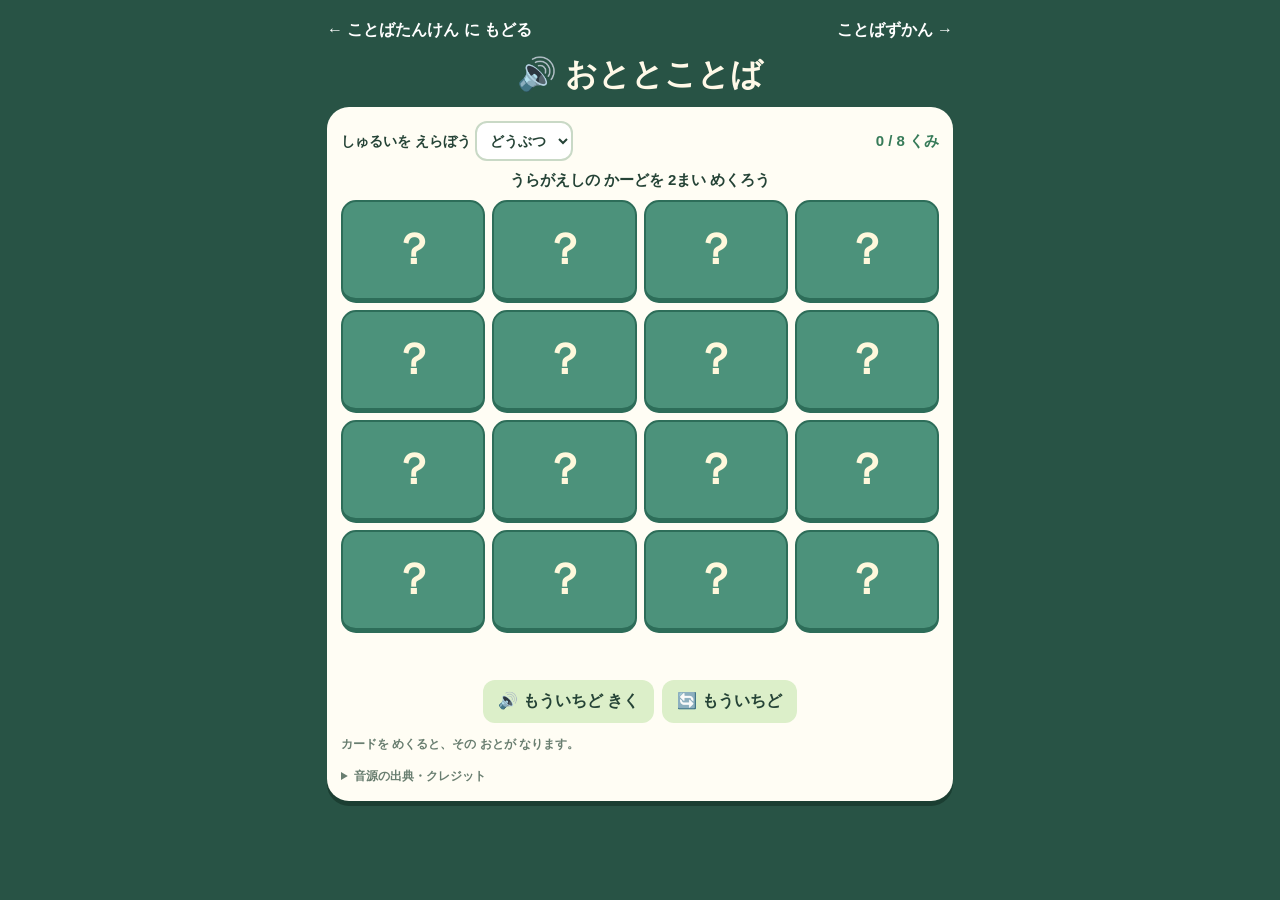
<file: sound.html>
<!doctype html><html lang="ja"><head><meta charset="utf-8"><meta name="viewport" content="width=device-width,initial-scale=1"><title>おととことば｜ことばたんけん</title><link rel="icon" type="image/svg+xml" href="./favicon.svg"><link rel="stylesheet" href="./celebration.css"><style>
*{box-sizing:border-box}body{margin:0;background:#285345;color:#254336;font-family:"Hiragino Maru Gothic ProN","Yu Gothic",sans-serif;font-weight:700}main{max-width:590px;margin:auto;padding:12px}a{color:inherit}.back{color:white;display:inline-block;padding:8px 0;text-decoration:none}h1{color:#fff9e8;text-align:center;margin:4px 0 10px;font-size:clamp(24px,6vw,32px)}.panel{background:#fffdf4;border-radius:22px;padding:14px;box-shadow:0 5px #1b3e32}.top{display:flex;align-items:center;justify-content:space-between;gap:8px;flex-wrap:wrap}.top label{font-size:14px}select,button{font:inherit;touch-action:manipulation}select{padding:9px;border:2px solid #c9d9c6;border-radius:12px;max-width:100%;background:white;color:#254336}.stats{font-size:15px;color:#377b59}.instructions{text-align:center;margin:10px 0;font-size:15px}.board{display:grid;grid-template-columns:repeat(4,minmax(0,1fr));gap:7px}.tile{aspect-ratio:1;min-height:64px;min-width:0;border:2px solid #cddfc8;border-bottom-width:5px;background:#eef6ff;border-radius:15px;color:#244737;display:grid;place-items:center;padding:4px;cursor:pointer}.tile.word{background:#fff2df;border-color:#ead4b6}.tile.covered{background:#4c927b;border-color:#2d6d59;color:#fff8dc}.tile.covered .backmark{font-size:clamp(28px,8vw,43px)}.tile.revealed{animation:turn .22s ease-out}@keyframes turn{from{transform:scaleX(.15)}to{transform:scaleX(1)}}.tile.selected{outline:4px solid #e9ad39;outline-offset:-3px;background:#fff1b8}.tile.done{background:#dcefe1;border-color:#9ecbab;opacity:.55}.tile .emoji{font-size:clamp(29px,8vw,45px);line-height:1}.tile .picture-art{width:clamp(40px,13vw,74px);max-width:100%;height:auto;display:block}.tile .wordtext{font-size:clamp(14px,4vw,21px);overflow-wrap:anywhere}.tile:focus-visible,button:focus-visible,select:focus-visible{outline:3px solid #d88d18;outline-offset:2px}.controls{display:flex;justify-content:center;gap:8px;margin:12px 0 0;flex-wrap:wrap}.controls button{border:0;border-radius:12px;padding:11px 15px;background:#dcefc9;color:#254336}.message{min-height:25px;text-align:center;margin:10px 0 0}.audio-status{margin:8px 0 0;text-align:center;font-size:14px}.audio-status:empty{display:none}.note{font-size:12px;line-height:1.65;color:#697e70;margin:12px 0 0}@media(max-width:380px){main{padding:7px}.panel{padding:9px}.board{gap:5px}.tile{border-radius:11px;min-height:60px}.tile .wordtext{font-size:14px}}@media(orientation:landscape){main{max-width:650px}.tile{aspect-ratio:1.4}}@media(prefers-reduced-motion:reduce){*{animation:none!important}}#scoreStars{position:fixed;inset:0;width:100%;height:100%;pointer-events:none}#scoreStars[hidden]{display:none}main{position:relative}@media(max-width:600px){body.show-score-stars{padding-top:26px}}
</style></head><body><canvas id="scoreStars" hidden aria-hidden="true"></canvas><main><a class="back" href="./#tanken-list">← ことばたんけん に もどる</a><a class="back" style="float:right" href="./wordbook.html">ことばずかん →</a><h1>🔊 おととことば</h1><section class="panel"><div class="top"><label>しゅるいを えらぼう <select id="category"></select></label><span class="stats" id="count">0 / 8 くみ</span></div><p class="instructions">うらがえしの かーどを 2まい めくろう</p><div class="board" id="board" aria-label="えとことばのカード16まい"></div><p class="message" id="message" role="status" aria-live="polite"></p><div class="controls"><button id="replay">🔊 もういちど きく</button><button id="again">🔄 もういちど</button></div><p id="audioStatus" class="audio-status" role="status"></p>
<p class="note">カードを めくると、その おとが なります。</p>
<details class="note"><summary>音源の出典・クレジット</summary>
<p>原田英語「英語の先生の玉手箱」の配布音源を使用しています。<a href="https://github.com/kagoya/kotobagame/blob/main/assets/sounds/CREDITS.md">録音者・出典・ライセンスの一覧</a></p>
</details></section></main><script src="./wordbook-data.js" defer></script><script src="./wordbook.js" defer></script><script id="scoreStarsScript" src="./score-stars.js" defer></script><script src="./celebration.js" defer></script><script>
const scoreKey="hiragana-games-total-score-v1";
let queueScoreStars=()=>{};
document.getElementById("scoreStarsScript").addEventListener("load",()=>{
  if(typeof window.createScoreStars!=="function")return;
  queueScoreStars=window.createScoreStars(document.getElementById("scoreStars"),()=>{
    try {
      const score=Number(localStorage.getItem(scoreKey));
      return Number.isSafeInteger(score)&&score>=0?score:0;
    } catch {return 0}
  });
});
window.addEventListener("storage",event=>{if(event.key===scoreKey)queueScoreStars()});
const DATA={
"どうぶつ":[["🐶","いぬ","わん わん","dog.mp3"],["🐱","ねこ","にゃあ にゃあ","cat.mp3"],["🐮","うし","もー","cow.mp3"],["🐸","かえる","けろ けろ","frog.mp3"],["🐔","にわとり","こけこっこー","rooster.mp3"],["🐦","とり","ちゅん ちゅん","bird.mp3"],["🐴","うま","ひひーん","horse.mp3"],["🐑","ひつじ","めえ めえ","sheep.mp3"]],
"のりもの":[["🚂","きしゃ","しゅっ しゅっ","steam-train.mp3"],["🚗","くるま","ぶーん","car.mp3"],["🚑","きゅうきゅうしゃ","ぴーぽー","ambulance.mp3"],["🚓","ぱとかー","うー うー","police-car.mp3"],["🏍️","ばいく","ぶるるん","motorcycle.mp3"],["🚁","へりこぷたー","ばらばら","helicopter.mp3"],["🚲","じてんしゃ","ちりん ちりん","bicycle.mp3"],["🚢","ふね","ぼー","ship.mp3"]],
"しぜん":[["🌧️","あめ","ざあ ざあ","rain.mp3"],["⚡","かみなり","どかーん","thunder.mp3"],["🌬️","かぜ","びゅう びゅう","wind.mp3"],["🌊","なみ","ざぶーん","waves.mp3"],["💧","しずく","ぽちゃん","water-drop.mp3"],["🍃","はっぱ","かさ かさ","leaves.mp3"],["🔥","ひ","ぱち ぱち","fire.mp3"],["かわ","かわ","さら さら","stream.mp3"]],
"おうち":[["⏰","とけい","ちく たく","clock.mp3"],["🚪","どあ","ぎい","door.mp3"],["🔔","ちゃいむ","ぴん ぽーん","doorbell.mp3"],["🚰","すいどう","じゃあ","tap.mp3"],["✂️","はさみ","ちょき ちょき","scissors.mp3"],["そうじき","そうじき","ぶおーん","vacuum.mp3"],["📱","でんわ","りん りん","phone.mp3"],["🍳","ふらいぱん","じゅう じゅう","frying.mp3"]],
"がっき":[["🥁","たいこ","どん どん","taiko.mp3"],["🔔","すず","しゃん しゃん","bells.mp3"],["🎹","ぴあの","ぽろん","piano.mp3"],["🎸","ぎたー","じゃらん","guitar.mp3"],["🎺","らっぱ","ぱぱぱ","trumpet.mp3"],["🪇","まらかす","しゃか しゃか","maracas.mp3"],["🪘","ぼんご","とん とん","bongo.mp3"],["🎻","ばいおりん","きい きい","violin.mp3"]]};
const CELEBRATION_EMOJIS=[...new Set(Object.values(DATA).flatMap(
  entries=>entries.map(([picture])=>picture).filter(picture=>/\p{Extended_Pictographic}/u.test(picture))
))];
const PICTURES={
  "vacuum.mp3":'<svg xmlns="http://www.w3.org/2000/svg" viewBox="0 0 80 80"><path d="M47 49c2-17 16-19 16-33 0-8-7-10-13-6l-4 4" fill="none" stroke="#37485a" stroke-width="6" stroke-linecap="round"/><path d="M48 12 24 60" stroke="#718391" stroke-width="6" stroke-linecap="round"/><path d="M24 58 11 61 7 69h26l-3-9z" fill="#37485a"/><path d="M43 61c0-10 6-17 15-17h6c8 0 11 7 11 15v8H43z" fill="#d64e49" stroke="#883738" stroke-width="3"/><circle cx="63" cy="66" r="8" fill="#37485a"/><circle cx="63" cy="66" r="3" fill="#b4c5d0"/><path d="M48 54h8" stroke="#ffb08b" stroke-width="3" stroke-linecap="round"/></svg>',
  "stream.mp3":'<svg xmlns="http://www.w3.org/2000/svg" viewBox="0 0 80 80"><rect x="3" y="6" width="74" height="68" rx="12" fill="#b7e3a7"/><path d="M31 6h18c-12 13 22 18 17 35-3 12-29 10-23 33H17c-3-22 24-26 27-36C47 27 21 23 31 6z" fill="#268ac9"/><path d="M38 13c-1 10 21 14 18 25-4 12-24 13-26 28" fill="none" stroke="#b0edff" stroke-width="3" stroke-linecap="round"/><path d="m11 26 3-6 4 6m48 29 3-6 4 6m-65 3 4-7 4 7" fill="none" stroke="#569653" stroke-width="2.5" stroke-linecap="round" stroke-linejoin="round"/></svg>'
};
const $=id=>document.getElementById(id),categories=Object.keys(DATA);let cards=[],chosen=null,done=new Set(),lastSound="",locked=false,wrongTimer=null;const sel=$("category");categories.forEach(c=>{let o=document.createElement("option");o.value=c;o.textContent=c;sel.append(o)});
let currentAudio = null, lastPlayedIndex = null;

function stopEffect() {
  if (currentAudio) currentAudio.pause();
  currentAudio = null;
  $("audioStatus").textContent = "";
}

async function playEffect(i) {
  stopEffect();
  lastPlayedIndex = i;
  const [, , , filename] = DATA[sel.value][i];
  if (!filename) {
    $("audioStatus").textContent = "この おとは まだ ありません";
    return;
  }
  const audio = new Audio("./assets/sounds/" + filename);
  currentAudio = audio;
  try {
    await audio.play();
  } catch {
    if (currentAudio === audio) $("audioStatus").textContent = "おとを さいせいできませんでした";
  }
}
function shuffle(a){for(let i=a.length-1;i>0;i--){let j=Math.floor(Math.random()*(i+1));[a[i],a[j]]=[a[j],a[i]]}return a}
function start(){$("celebrationOverlay")?.remove();stopEffect();lastPlayedIndex=null;if(wrongTimer)clearTimeout(wrongTimer);wrongTimer=null;locked=false;done=new Set();chosen=null;lastSound="";$("message").textContent="";cards=shuffle(DATA[sel.value].flatMap((p,i)=>[{i,type:"picture",label:p[0],art:PICTURES[p[3]]},{i,type:"word",label:p[1]}]));buildBoard();render()}
function buildBoard(){
  const board=$("board");
  board.replaceChildren(...cards.map((_,n)=>{
    const button=document.createElement("button");
    button.type="button";
    button.append(document.createElement("span"));
    button.addEventListener("click",()=>choose(n));
    return button;
  }));
}
function render(){
  const buttons=$("board").children;
  $("count").textContent=done.size+" / 8 くみ";
  cards.forEach((card,n)=>{
    const matched=done.has(card.i);
    const visible=matched||chosen===n||(locked&&secondChoice===n);
    const button=buttons[n];
    button.classList.add("tile");
    button.classList.toggle("word",visible&&card.type==="word");
    button.classList.toggle("revealed",visible);
    button.classList.toggle("covered",!visible);
    button.classList.toggle("done",matched);
    button.classList.toggle("selected",chosen===n);
    button.disabled=matched||locked;
    const label=(card.type==="picture"?"え ":"ことば ")+card.label;
    button.setAttribute("aria-label",matched?"そろった "+label:visible?label:"うらがえしのカード "+(n+1));
    button.setAttribute("aria-pressed",String(visible));
    const face=button.firstElementChild;
    face.className=visible?(card.type==="picture"?"emoji":"wordtext"):"backmark";
    if(visible&&card.art){
      if(!face.firstElementChild){
        const image=document.createElement("img");
        image.className="picture-art";
        image.alt="";
        image.src="data:image/svg+xml,"+encodeURIComponent(card.art);
        face.replaceChildren(image);
      }
    }else{
      const text=visible?card.label:"？";
      if(face.textContent!==text)face.textContent=text;
    }
  });
}
let secondChoice=null;
function choose(n){if(locked)return;const c=cards[n];if(done.has(c.i))return;playEffect(c.i);if(chosen===n){return}if(chosen===null){chosen=n;$("message").textContent="もう いちまい めくってね";render();return}const first=cards[chosen];secondChoice=n;locked=true;render();if(first.i===c.i&&first.type!==c.type){$("message").textContent="せいかい！ "+DATA[sel.value][c.i][2];lastSound=DATA[sel.value][c.i][2];wrongTimer=setTimeout(()=>{
const [picture,word]=DATA[sel.value][c.i];
const category={'どうぶつ':'どうぶつ','のりもの':'のりもの・まち','しぜん':'しぜん','おうち':'くらし・どうぐ','がっき':'くらし・どうぐ'}[sel.value];
window.Wordbook?.record([{word,emoji:picture,category}],'sound');
done.add(c.i);chosen=null;secondChoice=null;locked=false;wrongTimer=null;render();if(done.size===8){
  $("message").textContent="🎉 ぜんぶ できた！ はなまる！";
  window.showCelebration?.(shuffle([...CELEBRATION_EMOJIS]));
}},650)}else{$("message").textContent="ちがったね。もういちど！";wrongTimer=setTimeout(()=>{chosen=null;secondChoice=null;locked=false;wrongTimer=null;render();$("message").textContent="つぎの かーどを めくろう"},1100)}}
sel.addEventListener("change",start);$("again").addEventListener("click",start);$("replay").addEventListener("click",()=>{if(lastPlayedIndex!==null)playEffect(lastPlayedIndex);else $("message").textContent="まず え と ことばを そろえてね"});start();
</script></body></html>
</file>
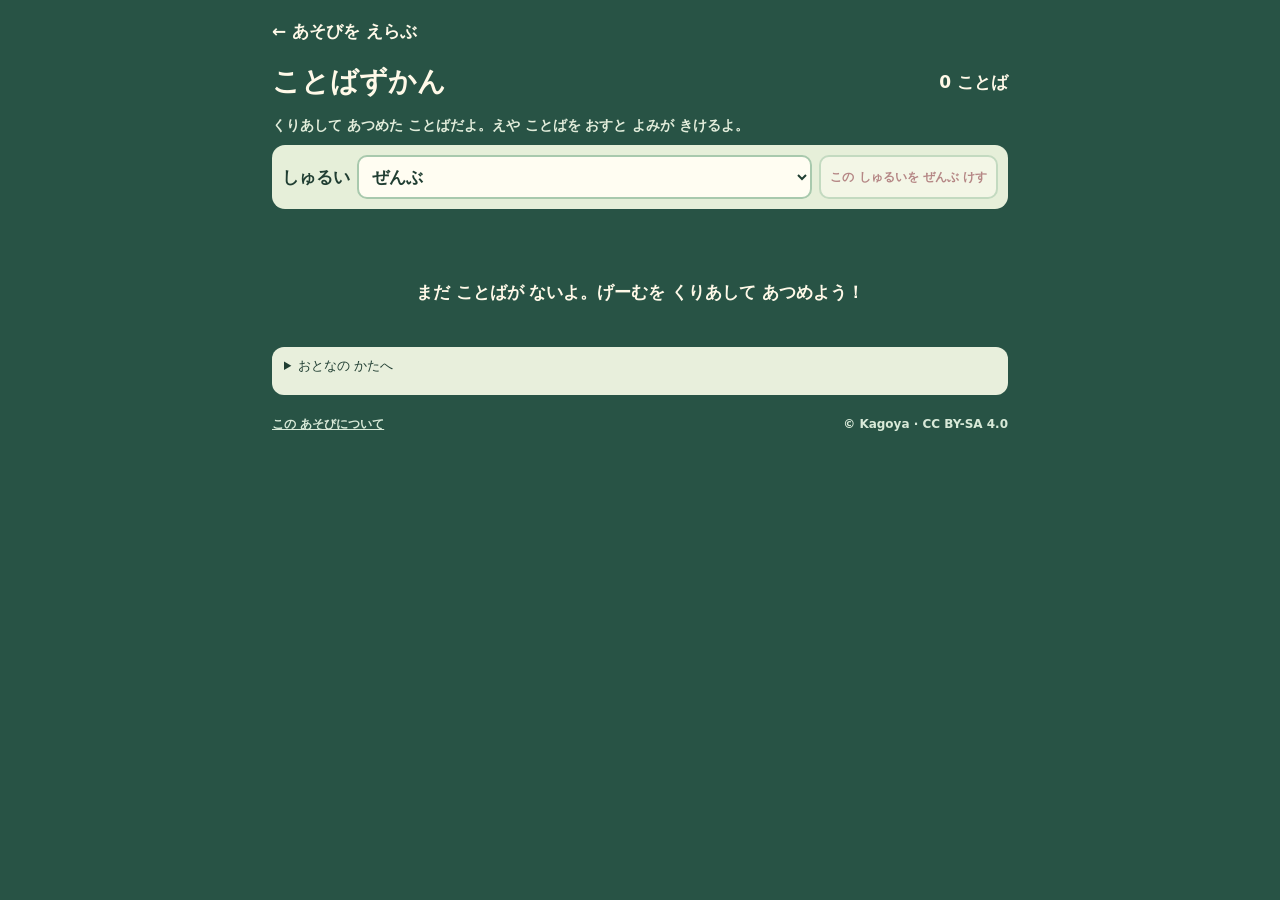
<file: wordbook.html>
<!doctype html>
<html lang="ja"><head><meta charset="utf-8"><meta name="viewport" content="width=device-width,initial-scale=1">
<title>ことばずかん｜ことばゲーム</title>
<link rel="icon" type="image/svg+xml" href="./favicon.svg">
<link rel="stylesheet" href="./wordbook.css">
<script src="./wordbook-data.js" defer></script><script src="./wordbook.js" defer></script><script src="./wordbook-page.js" defer></script>
</head><body>
<main>
<a class="back" href="./#home">← あそびを えらぶ</a>
<header><h1>ことばずかん</h1><p id="total" aria-live="polite"></p></header>
<p class="intro">くりあして あつめた ことばだよ。えや ことばを おすと よみが きけるよ。</p>
<section class="toolbar" aria-label="ずかんの しゅるい">
<label for="category">しゅるい</label><select id="category"><option value="">ぜんぶ</option></select>
<button id="deleteCategory" class="delete" disabled>この しゅるいを ぜんぶ けす</button>
</section>
<p id="status" role="status"></p>
<div id="entries" class="entries"></div>
<p id="empty" class="empty" hidden>まだ ことばが ないよ。げーむを くりあして あつめよう！</p>
<details class="note"><summary>おとなの かたへ</summary><p>ことばはこのブラウザに保存されます。同じ意味のことばは1件にまとめ、見つけたゲームを記録します。削除したことばも、再びクリアすると登録されます。</p><p>しゅるい全体の削除と1件ずつの削除には確認画面が出ます。ブラウザのデータを消すと図鑑の記録も消えます。</p></details>
<footer><a href="./#about">この あそびについて</a><span>© Kagoya · CC BY-SA 4.0</span></footer>
</main></body></html>
</file>
<file: celebration.css>
.celebration-overlay{position:fixed;inset:0;overflow:hidden;pointer-events:none;z-index:10}
.confetti{position:absolute;left:50%;bottom:0;font-size:clamp(18px,5vw,30px);animation:cracker-burst var(--flight) linear var(--delay) both}
.hanamaru{position:absolute;left:50%;top:50%;width:clamp(80px,25vw,128px);transform:translate(-50%,-50%);filter:drop-shadow(0 3px 6px #582e3a45);animation:hanamaru-stamp 1.8s ease both}
@keyframes cracker-burst{
  0%{transform:translate(-50%,20px) scale(.5);opacity:0;animation-timing-function:cubic-bezier(.15,.72,.35,1)}
  9%{opacity:1}
  43%{transform:translate(calc(-50% + var(--apex-x)),var(--rise)) rotate(var(--turn)) scale(1);opacity:1;animation-timing-function:cubic-bezier(.6,0,.9,.68)}
  100%{transform:translate(calc(-50% + var(--end-x)),35px) rotate(var(--end-turn));opacity:0}
}
@keyframes hanamaru-stamp{
  0%{transform:translate(-50%,-50%) scale(.5);opacity:0}
  17%{transform:translate(-50%,-50%) scale(1.08);opacity:1}
  27%,78%{transform:translate(-50%,-50%) scale(1);opacity:1}
  100%{opacity:0}
}
@media(prefers-reduced-motion:reduce){.celebration-overlay .confetti{display:none}.hanamaru{animation:none}}
</file>
<file: wordbook.css>
:root{font:700 17px/1.55 system-ui,'Yu Gothic',sans-serif;color:#203e32;background:#285345;color-scheme:light}
*{box-sizing:border-box}
body{margin:0}main{max-width:760px;margin:auto;padding:12px}
.back{display:inline-block;min-height:44px;color:#fff9e8;text-decoration:none;padding:6px 0}
header{display:flex;justify-content:space-between;align-items:center;gap:8px;color:#fff9e8}
h1{font-size:28px;margin:4px 0}header p{margin:0}.intro{color:#e2eddb;font-size:14px;margin:8px 0}
button,select{font:inherit;min-height:44px;border:2px solid #a8c9ad;border-radius:10px;padding:6px 9px;color:inherit;background:#fffdf2;touch-action:manipulation}
button{cursor:pointer}button:focus-visible,a:focus-visible,select:focus-visible{outline:3px solid #efb44a;outline-offset:2px}
button:disabled{opacity:.55;cursor:default}
.toolbar{display:flex;flex-wrap:wrap;gap:7px;align-items:center;background:#e6efd9;padding:10px;border-radius:13px}
select{max-width:100%;flex:1;min-width:0}
.delete{font-size:12px;color:#8e3342}
#status{font-size:14px;color:#fff5dc;min-height:1.5em;margin:5px 0}
.entries{display:grid;grid-template-columns:repeat(auto-fill,minmax(135px,1fr));gap:9px}
.entry{display:flex;flex-direction:column;min-width:0;background:#fffaf0;border-radius:16px;padding:9px;border:2px solid #d0ddbd}
.listen{display:flex;flex:1;flex-direction:column;align-items:center;justify-content:center;border:0;background:transparent;padding:4px;gap:5px}
.picture{font-size:52px;line-height:1.2;min-height:66px;display:grid;place-items:center;max-width:100%}
.picture svg{height:66px;width:66px}
.word{font-size:19px;overflow-wrap:anywhere}
.kind{font-size:11px;text-align:center;margin:5px 0;color:#5c7464}
.entry .delete{align-self:flex-end;min-width:44px;margin-top:auto}
.empty{padding:22px 14px;color:#fff9e8;text-align:center}
.note{background:#e8efdc;border-radius:12px;padding:9px 12px;margin:20px 0;font-size:13px;font-weight:500}
.note summary{cursor:pointer;min-height:30px}
footer{display:flex;flex-wrap:wrap;justify-content:space-between;gap:8px;font-size:12px;color:#d8e9d8;margin:16px 0}footer a{color:inherit}
@media(max-width:430px){main{padding:9px}.entries{grid-template-columns:repeat(2,minmax(0,1fr))}.toolbar .delete{width:100%}.picture{font-size:48px}}
</file>
